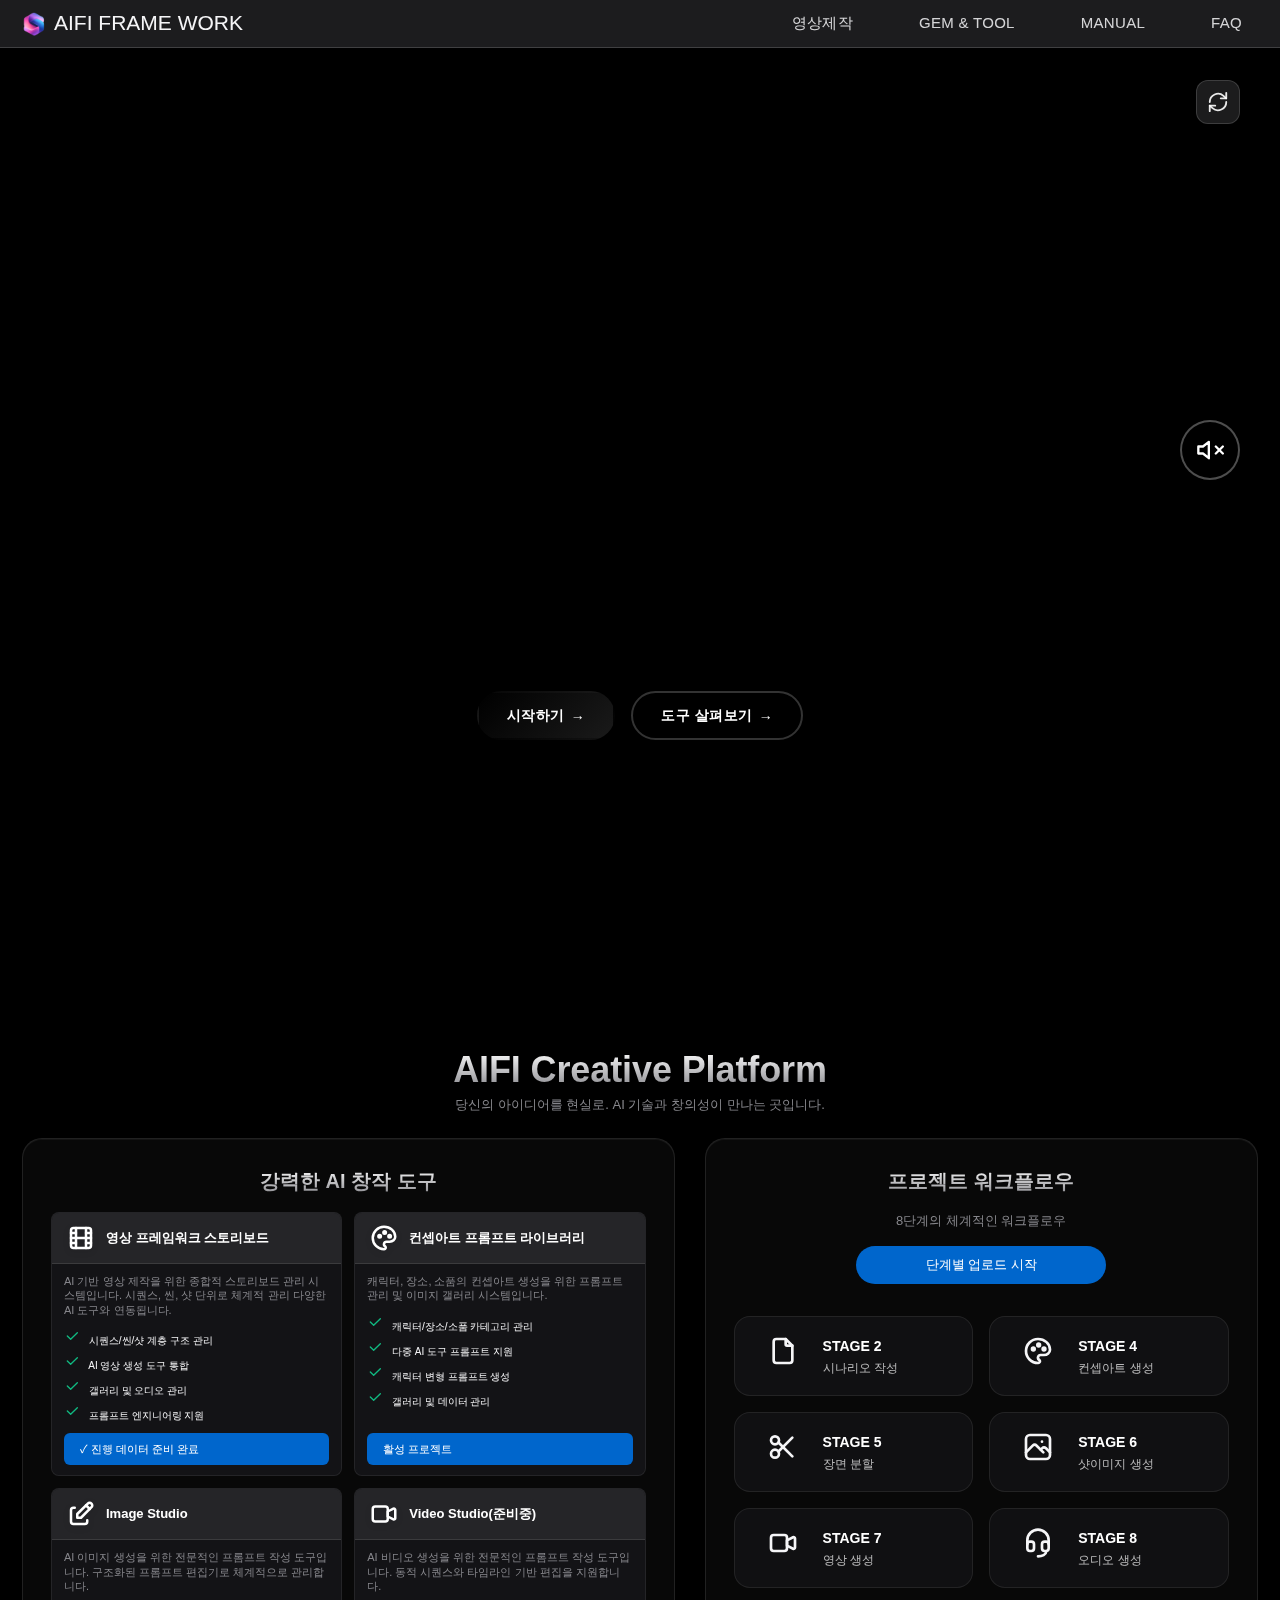
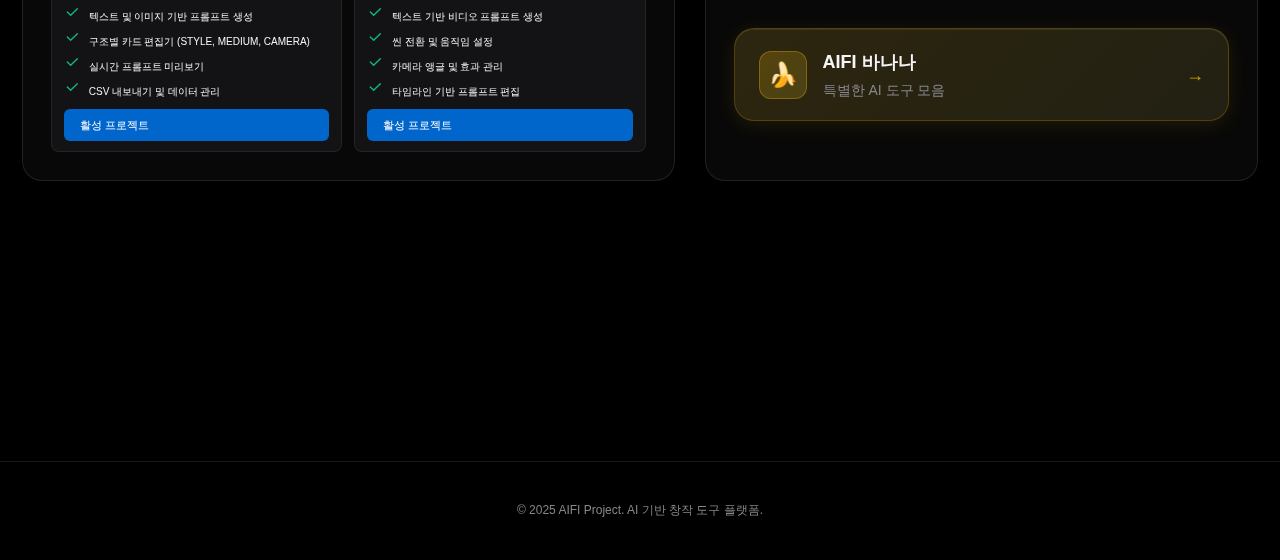
<file: index.html>
<!DOCTYPE html>
<html lang="ko">
<head>
    <meta charset="UTF-8">
    <meta name="viewport" content="width=device-width, initial-scale=1.0">
    <meta name="description" content="AI 기반 영상 제작 및 컨셉아트 관리 시스템 - AIFI Creative Platform">
    <meta name="keywords" content="AI, 영상제작, 컨셉아트, 스토리보드, 프롬프트, 미디어">
    <title>AIFI - AI Creative Platform</title>
    
    <!-- Open Graph / Facebook -->
    <meta property="og:type" content="website">
    <meta property="og:url" content="https://aifimulty.netlify.app/">
    <meta property="og:title" content="AIFI Creative Platform">
    <meta property="og:description" content="AI로 창작하는 새로운 방법. 영상 제작부터 컨셉아트까지 모든 창작 과정을 지원합니다.">
    <meta property="og:image" content="https://aifimulty.netlify.app/og-image.jpg">
    <meta property="og:image:width" content="1200">
    <meta property="og:image:height" content="630">
    <meta property="og:image:alt" content="AIFI - AI Creative Platform">
    
    <!-- Twitter -->
    <meta name="twitter:card" content="summary_large_image">
    <meta name="twitter:url" content="https://aifimulty.netlify.app/">
    <meta name="twitter:title" content="AIFI Creative Platform">
    <meta name="twitter:description" content="AI로 창작하는 새로운 방법. 영상 제작부터 컨셉아트까지 모든 창작 과정을 지원합니다.">
    <meta name="twitter:image" content="https://aifimulty.netlify.app/og-image.jpg">

    <!-- 파비콘 -->
    <link rel="icon" type="image/x-icon" href="favicon_io/favicon.ico">
    <link rel="icon" type="image/png" sizes="32x32" href="favicon_io/favicon-32x32.png">
    <link rel="icon" type="image/png" sizes="16x16" href="favicon_io/favicon-16x16.png">
    <link rel="apple-touch-icon" sizes="180x180" href="favicon_io/apple-touch-icon.png">
    <link rel="manifest" href="favicon_io/site.webmanifest">
    
    <!-- Apple Developer Style -->
    <link rel="stylesheet" href="apple-developer-style.css">
    <!-- Mobile Video Fix -->
    <link rel="stylesheet" href="mobile-video-fix.css">
    
    <style>
        /* 비밀번호 모달 스타일 */
        .password-modal {
            display: none;
            position: fixed;
            top: 0;
            left: 0;
            width: 100%;
            height: 100%;
            background: rgba(0, 0, 0, 0.8);
            backdrop-filter: blur(10px);
            -webkit-backdrop-filter: blur(10px);
            z-index: 10000;
            justify-content: center;
            align-items: center;
        }
        
        .password-modal.show {
            display: flex;
        }
        
        .password-modal-content {
            background: linear-gradient(135deg, rgba(255, 255, 255, 0.1), rgba(255, 255, 255, 0.05));
            border: 1px solid rgba(255, 255, 255, 0.2);
            border-radius: 20px;
            padding: 40px;
            max-width: 400px;
            width: 90%;
            text-align: center;
            box-shadow: 0 20px 60px rgba(0, 0, 0, 0.5);
        }
        
        .password-modal h3 {
            color: #fff;
            font-size: 24px;
            margin-bottom: 10px;
            display: flex;
            align-items: center;
            justify-content: center;
            gap: 10px;
        }
        
        .password-modal p {
            color: rgba(255, 255, 255, 0.7);
            margin-bottom: 30px;
            font-size: 14px;
        }
        
        .password-input-wrapper {
            position: relative;
            margin-bottom: 30px;
        }
        
        .password-input {
            width: 100%;
            padding: 15px 20px;
            background: rgba(255, 255, 255, 0.1);
            border: 1px solid rgba(255, 255, 255, 0.3);
            border-radius: 12px;
            color: white;
            font-size: 16px;
            text-align: center;
            letter-spacing: 5px;
            transition: all 0.3s ease;
        }
        
        .password-input:focus {
            outline: none;
            background: rgba(255, 255, 255, 0.15);
            border-color: #007AFF;
            box-shadow: 0 0 20px rgba(0, 122, 255, 0.3);
        }
        
        .password-input::placeholder {
            color: rgba(255, 255, 255, 0.4);
            letter-spacing: normal;
        }
        
        .password-modal-buttons {
            display: flex;
            gap: 15px;
            justify-content: center;
        }
        
        .password-modal-btn {
            padding: 12px 30px;
            border: none;
            border-radius: 10px;
            font-size: 14px;
            font-weight: 600;
            cursor: pointer;
            transition: all 0.3s ease;
        }
        
        .password-modal-btn-confirm {
            background: linear-gradient(135deg, #007AFF, #0051D5);
            color: white;
        }
        
        .password-modal-btn-confirm:hover {
            background: linear-gradient(135deg, #0051D5, #003FA3);
            transform: translateY(-2px);
            box-shadow: 0 10px 30px rgba(0, 122, 255, 0.4);
        }
        
        .password-modal-btn-cancel {
            background: rgba(255, 255, 255, 0.1);
            color: rgba(255, 255, 255, 0.8);
            border: 1px solid rgba(255, 255, 255, 0.2);
        }
        
        .password-modal-btn-cancel:hover {
            background: rgba(255, 255, 255, 0.15);
        }
        
        .password-error {
            color: #ff6b35;
            font-size: 13px;
            margin-top: 10px;
            display: none;
        }
        
        .password-error.show {
            display: block;
        }
    </style>
    
    <!-- Prefetch prompt builders for faster loading -->
    <link rel="prefetch" href="prompt-builder.html">
    <link rel="prefetch" href="video-prompt-builder.html">
    
    <!-- Tabler Icons Library -->
    <script src="tabler-icons.js"></script>
    <!-- Configuration -->
    <script src="config.js"></script>
</head>
<body>
    <!-- Navigation -->
    <nav class="apple-nav">
        <div class="nav-content">
            <a href="#features" class="nav-brand" style="display: flex; align-items: center; gap: 8px;">
                <img src="favicon_io/favicon-32x32.png" alt="AIFI Logo" width="24" height="24" style="display: inline-block;">
                AIFI FRAME WORK
            </a>
            <ul class="nav-menu">
                <li><a href="#features" class="nav-link">영상제작</a></li>
                <li><a href="#" onclick="openGemToolPage(event)" class="nav-link">GEM & TOOL</a></li>
                <li><a href="https://aifi-guide.pages.dev/" target="_blank" rel="noopener noreferrer" class="nav-link">MANUAL</a></li>
                <li><a href="https://cafe.naver.com/f-e/cafes/31511526/menus/90?viewType=L" target="_blank" rel="noopener noreferrer" class="nav-link">FAQ</a></li>
            </ul>
        </div>
    </nav>
    
    <!-- Hero Section -->
    <section class="hero-section">
        <!-- Video Background -->
        <video class="hero-video-background" id="heroVideo" autoplay muted loop playsinline poster="">
            <source src="https://github.com/dokbun2/aifi/raw/main/hero-background.mp4" type="video/mp4">
            Your browser does not support the video tag.
        </video>
        <!-- Sound Control Button -->
        <button class="sound-control-btn" id="soundControlBtn" title="사운드 켜기">
            <svg class="sound-icon sound-off" id="soundOffIcon" width="24" height="24" viewBox="0 0 24 24" fill="none" stroke="currentColor" stroke-width="2" stroke-linecap="round" stroke-linejoin="round">
                <polygon points="11 5 6 9 2 9 2 15 6 15 11 19 11 5"></polygon>
                <line x1="23" y1="9" x2="17" y2="15"></line>
                <line x1="17" y1="9" x2="23" y2="15"></line>
            </svg>
            <svg class="sound-icon sound-on" id="soundOnIcon" style="display: none;" width="24" height="24" viewBox="0 0 24 24" fill="none" stroke="currentColor" stroke-width="2" stroke-linecap="round" stroke-linejoin="round">
                <polygon points="11 5 6 9 2 9 2 15 6 15 11 19 11 5"></polygon>
                <path d="M19.07 4.93a10 10 0 0 1 0 14.14M15.54 8.46a5 5 0 0 1 0 7.07"></path>
            </svg>
            <span class="sound-tooltip">클릭하여 사운드 켜기</span>
        </button>
        <!-- Video Overlay -->
        <div class="hero-video-overlay"></div>
        <div class="hero-background"></div>
        <div class="hero-image"></div>
        <div class="hero-content">
            <h1 class="hero-title">AI로 창작하는<br>새로운 방법</h1>
            <p class="hero-subtitle">
                영상 제작부터 컨셉아트까지,<br>
                AIFI는 당신의 창의적인 아이디어를 현실로 만들어주는<br>
                종합 AI 창작 플랫폼입니다.
            </p>
            <div class="hero-buttons">
                <a href="#features" class="btn-primary">
                    시작하기
                    <span class="btn-icon">→</span>
                </a>
                <a href="#tools" class="btn-secondary">
                    도구 살펴보기
                    <span class="btn-icon">→</span>
                </a>
            </div>
        </div>
    </section>

    <!-- Features Section with Detailed Cards -->
    <section class="features-section" id="features">
        <div class="features-container">
            <div class="features-header">
                <h2 class="features-title">AIFI Creative Platform</h2>
                <button class="clear-temp-data-btn" onclick="clearAllTempData()" title="캐시 데이터 초기화">
                    <svg class="refresh-icon" viewBox="0 0 24 24" fill="none" xmlns="http://www.w3.org/2000/svg">
                        <path d="M21 2v6h-6" stroke="currentColor" stroke-width="2" stroke-linecap="round" stroke-linejoin="round"/>
                        <path d="M3 12a9 9 0 0 1 15-6.7L21 8" stroke="currentColor" stroke-width="2" stroke-linecap="round" stroke-linejoin="round"/>
                        <path d="M3 22v-6h6" stroke="currentColor" stroke-width="2" stroke-linecap="round" stroke-linejoin="round"/>
                        <path d="M21 12a9 9 0 0 1-15 6.7L3 16" stroke="currentColor" stroke-width="2" stroke-linecap="round" stroke-linejoin="round"/>
                    </svg>
                </button>
                <p class="features-subtitle">
                    당신의 아이디어를 현실로. AI 기술과 창의성이 만나는 곳입니다.<br>
                </p>
            </div>
            <div class="features-content-wrapper">
                <!-- Left Section: AI Creation Tools -->
                <div class="features-left-section">
                    <h3 class="section-title">강력한 AI 창작 도구</h3>
                    <div class="features-grid-detailed">
                <!-- Storyboard Card -->
                <div class="feature-card-detailed" id="video-production" onclick="window.location.href='storyboard/index.html'">
                    <div class="card-gradient-header card-header-dark">
                        <div class="card-icon-large" id="icon-storyboard"></div>
                        <h3>영상 프레임워크 스토리보드</h3>
                    </div>
                    <div class="card-detailed-content">
                        <p class="card-description">
                            AI 기반 영상 제작을 위한 종합적 스토리보드 관리 시스템입니다. 
                            시퀀스, 씬, 샷 단위로 체계적 관리 다양한 AI 도구와 연동됩니다.
                        </p>
                        <ul class="feature-list">
                            <li><span class="list-icon-check1"></span> 시퀀스/씬/샷 계층 구조 관리</li>
                            <li><span class="list-icon-check2"></span> AI 영상 생성 도구 통합 </li>
                            <li><span class="list-icon-check3"></span> 갤러리 및 오디오 관리</li>
                            <li><span class="list-icon-check4"></span> 프롬프트 엔지니어링 지원</li>
                        </ul>
                        <div class="feature-button feature-button-primary">
                            ✓ 진행 데이터 준비 완료
                        </div>
                    </div>
                </div>

                <!-- Concept Art Card -->
                <div class="feature-card-detailed" onclick="window.location.href='concept-art/index.html'">
                    <div class="card-gradient-header card-header-dark">
                        <div class="card-icon-large" id="icon-conceptart"></div>
                        <h3>컨셉아트 프롬프트 라이브러리</h3>
                    </div>
                    <div class="card-detailed-content">
                        <p class="card-description">
                            캐릭터, 장소, 소품의 컨셉아트 생성을 위한 프롬프트 관리 및 
                            이미지 갤러리 시스템입니다.
                        </p>
                        <ul class="feature-list">
                            <li><span class="list-icon-check5"></span> 캐릭터/장소/소품 카테고리 관리</li>
                            <li><span class="list-icon-check6"></span> 다중 AI 도구 프롬프트 지원</li>
                            <li><span class="list-icon-check7"></span> 캐릭터 변형 프롬프트 생성</li>
                            <li><span class="list-icon-check8"></span> 갤러리 및 데이터 관리</li>
                        </ul>
                        <div class="feature-button feature-button-primary">
                            활성 프로젝트
                        </div>
                    </div>
                </div>

                <!-- Prompt Generator Card -->
                <div class="feature-card-detailed" onclick="window.location.href='prompt-builder.html'">
                    <div class="card-gradient-header card-header-dark">
                        <div class="card-icon-large" id="icon-prompt"></div>
                        <h3>Image Studio</h3>
                    </div>
                    <div class="card-detailed-content">
                        <p class="card-description">
                            AI 이미지 생성을 위한 전문적인 프롬프트 작성 도구입니다.
                            구조화된 프롬프트 편집기로 체계적으로 관리합니다.
                        </p>
                        <ul class="feature-list">
                            <li><span class="list-icon-check9"></span> 텍스트 및 이미지 기반 프롬프트 생성</li>
                            <li><span class="list-icon-check10"></span> 구조별 카드 편집기 (STYLE, MEDIUM, CAMERA)</li>
                            <li><span class="list-icon-check11"></span> 실시간 프롬프트 미리보기</li>
                            <li><span class="list-icon-check12"></span> CSV 내보내기 및 데이터 관리</li>
                        </ul>
                        <div class="feature-button feature-button-primary">
                            활성 프로젝트
                        </div>
                    </div>
                </div>

                <!-- Video Prompt Generator Card -->
                <div class="feature-card-detailed" onclick="window.location.href='#features'">
                    <div class="card-gradient-header card-header-dark">
                        <div class="card-icon-large" id="icon-video-prompt"></div>
                        <h3>Video Studio(준비중)</h3>
                    </div>
                    <div class="card-detailed-content">
                        <p class="card-description">
                            AI 비디오 생성을 위한 전문적인 프롬프트 작성 도구입니다.
                            동적 시퀀스와 타임라인 기반 편집을 지원합니다.
                        </p>
                        <ul class="feature-list">
                            <li><span class="list-icon-check17"></span> 텍스트 기반 비디오 프롬프트 생성</li>
                            <li><span class="list-icon-check18"></span> 씬 전환 및 움직임 설정</li>
                            <li><span class="list-icon-check19"></span> 카메라 앵글 및 효과 관리</li>
                            <li><span class="list-icon-check20"></span> 타임라인 기반 프롬프트 편집</li>
                        </ul>
                        <div class="feature-button feature-button-primary">
                            활성 프로젝트
                        </div>
                    </div>
                </div>

                    </div>
                </div>
            
                <!-- Right Section: Project Workflow -->
                <div class="features-right-section">
                    <h3 class="section-title">프로젝트 워크플로우</h3>
                    <p class="section-subtitle">8단계의 체계적인 워크플로우</p>
                    <button class="stage-upload-main-btn" onclick="startSequentialUpload()">
                        단계별 업로드 시작
                    </button>
                    
                    <div class="stage-cards-grid">
                <div class="stage-upload-card" data-stage-action="stage2" title="시나리오">
                    <div class="stage-icon-wrapper">
                        <span class="stage-emoji stage-icon-2"></span>
                    </div>
                    <div>
                        <h4>STAGE 2</h4>
                        <p>시나리오 작성</p>
                    </div>
                </div>
                
                <div class="stage-upload-card" data-stage-action="stage4" title="컨셉아트">
                    <div class="stage-icon-wrapper">
                        <span class="stage-emoji stage-icon-4"></span>
                    </div>
                    <div>
                        <h4>STAGE 4</h4>
                        <p>컨셉아트 생성</p>
                    </div>
                </div>
                
                <div class="stage-upload-card" data-stage-action="stage5" title="장면분할">
                    <div class="stage-icon-wrapper">
                        <span class="stage-emoji stage-icon-5"></span>
                    </div>
                    <div>
                        <h4>STAGE 5</h4>
                        <p>장면 분할</p>
                    </div>
                </div>
                
                <div class="stage-upload-card" data-stage-action="stage6" title="샷이미지">
                    <div class="stage-icon-wrapper">
                        <span class="stage-emoji stage-icon-6"></span>
                    </div>
                    <div>
                        <h4>STAGE 6</h4>
                        <p>샷이미지 생성</p>
                    </div>
                </div>
                
                <div class="stage-upload-card" data-stage-action="stage7" title="영상">
                    <div class="stage-icon-wrapper">
                        <span class="stage-emoji stage-icon-7"></span>
                    </div>
                    <div>
                        <h4>STAGE 7</h4>
                        <p>영상 생성</p>
                    </div>
                </div>
                
                <div class="stage-upload-card" data-stage-action="stage8" title="오디오">
                    <div class="stage-icon-wrapper">
                        <span class="stage-emoji stage-icon-8"></span>
                    </div>
                    <div>
                        <h4>STAGE 8</h4>
                        <p>오디오 생성</p>
                    </div>
                    </div>
                    
                    <!-- AIFI 바나나 버튼 -->
                    <div class="banana-button-wrapper">
                        <a href="#" onclick="openBananaPage(event)" class="banana-button">
                            <div class="banana-icon-wrapper">
                                <span class="banana-emoji">🍌</span>
                            </div>
                            <div class="banana-content">
                                <h3>AIFI 바나나</h3>
                                <p>특별한 AI 도구 모음</p>
                            </div>
                            <span class="banana-arrow">→</span>
                        </a>
                    </div>
                </div>
            </div>
        </div>
    </section>

    <!-- STAGE Tools Section (Hidden - moved to separate page) -->
    <section class="tools-section" id="stage-tools" style="display: none;">
        <div class="tools-container">
            <div class="tools-header">
                <h2 style="font-size: 35px !important; font-weight: 600; color: #007AFF; margin-bottom: 10px;" class="tools-title">GEMINI STAGE</h2>
                <p style="font-size: 20px !important; font-weight: 600; color: #4e5965; margin-bottom: 10px;">GEMINI로 이동해서 영상 및 CF를 제작하세요</p>
            </div>

            <!-- 영화 스테이지 -->
            <div style="width: 100%; margin-bottom: 20px;">
                <div class="tool-category" style="max-width: 100%; width: 100%;">
                    <h3 style="font-size: 20px !important; font-weight: 600; color: #007AFF; margin-bottom: 20px;">영화 스테이지</h3>
                    <div class="tool-items" style="display: grid; grid-template-columns: repeat(4, 1fr); gap: 12px;">
                        <a href="https://gemini.google.com/gem/1rLyrldgqbpVaIzHZQs2E28EnOQtU0mba?usp=sharing" target="_blank" class="tool-item">
                            <div class="tool-info">
                                <h4>영화_스테이지 1</h4>
                            </div>
                        </a>
                        <a href="https://gemini.google.com/gem/1ImY3RqnauOVV2RWCrfdQVj93Qk4A5Iuo?usp=sharing" target="_blank" class="tool-item">
                            <div class="tool-info">
                                <h4>영화_스테이지 2</h4>
                            </div>
                        </a>
                        <a href="https://gemini.google.com/gem/1Vpbp_vi-I2nlGHJauWPdj2E7rZ4kpZmf?usp=sharing" target="_blank" class="tool-item">
                            <div class="tool-info">
                                <h4>영화_스테이지 3</h4>
                            </div>
                        </a>
                        <a href="https://gemini.google.com/gem/13_KlralMyeJj1s-HCmBTWtY3lRXWg-Ft?usp=sharing" target="_blank" class="tool-item">
                            <div class="tool-info">
                                <h4>영화_스페이지 4</h4>
                            </div>
                        </a>
                        <a href="https://gemini.google.com/gem/1nHY7RQTzgrCOaMmmPrpWUsH3D-cyie3G?usp=sharing" target="_blank" class="tool-item">
                            <div class="tool-info">
                                <h4>영화_스테이지 5</h4>
                            </div>
                        </a>
                        <a href="https://gemini.google.com/gem/1XiaBVDzWiQLLv3vHK_zYj5jpS0MclLSy?usp=sharing" target="_blank" class="tool-item">
                            <div class="tool-info">
                                <h4>영화_스테이지 6</h4>
                            </div>
                        </a>
                        <a href="https://gemini.google.com/gem/1kH08ecVz-GFUf_yfNBTQvn5tBbISmriS?usp=sharing" target="_blank" class="tool-item">
                            <div class="tool-info">
                                <h4>영화_스테이지 7</h4>
                            </div>
                        </a>
                        <a href="https://gemini.google.com/gem/1pBTZrta8k4IUoGc57Zalx1R8P5pJqnrz?usp=sharing" target="_blank" class="tool-item">
                            <div class="tool-info">
                                <h4>영화_스테이지 8</h4>
                            </div>
                        </a>
                    </div>
                </div>
            </div>

            <!-- CF 스테이지 -->
            <div style="width: 100%;">
                <div class="tool-category" style="max-width: 100%; width: 100%;">
                    <h3 style="font-size: 20px !important; font-weight: 600; color: #007AFF; margin-bottom: 20px;">CF 스테이지</h3>
                    <div class="tool-items" style="display: grid; grid-template-columns: repeat(4, 1fr); gap: 12px;">
                        <a href="https://gemini.google.com/gem/1k88Zt7SbHhT4xBsGV7mAu0giS8T2dGkw?usp=sharing" target="_blank" class="tool-item">
                            <div class="tool-info">
                                <h4>CF_스테이지 1</h4>
                            </div>
                        </a>
                        <a href="https://gemini.google.com/gem/1FuN38oBwGOqooWyxKnc8dzPoYKtXPxhS?usp=sharing" target="_blank" class="tool-item">
                            <div class="tool-info">
                                <h4>CF_스테이지 2</h4>
                            </div>
                        </a>
                        <a href="https://gemini.google.com/gem/1k7JkR6o3Q1d1pEt-gytCG3LXEJkhre2U?usp=sharing" target="_blank" class="tool-item">
                            <div class="tool-info">
                                <h4>CF_스테이지 5</h4>
                            </div>
                        </a>
                        <div style="visibility: hidden;" class="tool-item">
                            <div class="tool-info">
                                <h4>&nbsp;</h4>
                            </div>
                        </div>
                    </div>
                </div>
            </div>

            <!-- TOOL 섹션 통합 -->
            <div class="tools-header" style="margin-top: 60px;">
                <h2 class="tools-title">AIFI TOOL 바로가기</h2>
            </div>

            <div class="tools-grid">
                <!-- Community Tools -->
                <div class="tool-category">
                    <h3 class="tool-category-title">커뮤니티</h3>
                    <div class="tool-items">
                        <a href="https://cafe.naver.com/aifi" target="_blank" class="tool-item">
                            <span class="tool-icon tool-icon-chat"></span>
                            <div class="tool-info">
                                <h4>AIFI 네이버카페</h4>
                                <p>커뮤니티 & 지원</p>
                            </div>
                            <span class="tool-arrow">→</span>
                        </a>
                        <a href="https://www.youtube.com/@AiFi79" target="_blank" class="tool-item">
                            <span class="tool-icon tool-icon-youtube"></span>
                            <div class="tool-info">
                                <h4>AIFI 유튜브</h4>
                                <p>튜토리얼 & 가이드</p>
                            </div>
                            <span class="tool-arrow">→</span>
                        </a>
                    </div>
                </div>
                
                <!-- AI Tools -->
                <div class="tool-category">
                    <h3 class="tool-category-title">AI 도구</h3>
                    <div class="tool-items">
                        <a href="https://chatgpt.com/g/g-67b6834763f48191a1835094c4ffa350-potori-myujig" target="_blank" class="tool-item">
                            <span class="tool-icon tool-icon-music"></span>
                            <div class="tool-info">
                                <h4>포토리뮤직</h4>
                                <p>AI 음악 생성</p>
                            </div>
                            <span class="tool-arrow">→</span>
                        </a>
                        <a href="https://www.midjourney.com/home" target="_blank" class="tool-item">
                            <span class="tool-icon tool-icon-midjourney"></span>
                            <div class="tool-info">
                                <h4>미드저니</h4>
                                <p>바로가기</p>
                            </div>
                            <span class="tool-arrow">→</span>
                        </a>
                        <a href="https://suno.com/" target="_blank" class="tool-item">
                            <span class="tool-icon tool-icon-suno"></span>
                            <div class="tool-info">
                                <h4>음악만들기</h4>
                                <p>SUNO AI</p>
                            </div>
                            <span class="tool-arrow">→</span>
                        </a>
                    </div>
                </div>
                
                <!-- Development Tools -->
                <div class="tool-category">
                    <h3 class="tool-category-title">유용한툴</h3>
                    <div class="tool-items">
                        <a href="https://midstudy.netlify.app/" target="_blank" class="tool-item">
                            <span class="tool-icon tool-icon-prompt-builder"></span>
                            <div class="tool-info">
                                <h4>프롬프트 빌더</h4>
                                <p>미드저니 SREF</p>
                            </div>
                            <span class="tool-arrow">→</span>
                        </a>
                        <a href="https://aififrame.netlify.app/" target="_blank" class="tool-item">
                            <span class="tool-icon tool-icon-frame"></span>
                            <div class="tool-info">
                                <h4>프레임 추출기</h4>
                                <p>비디오 프레임 추출</p>
                            </div>
                            <span class="tool-arrow">→</span>
                        </a>
                        <a href="https://www.deepl.com/ko/translator" target="_blank" class="tool-item">
                            <span class="tool-icon tool-icon-translator"></span>
                            <div class="tool-info">
                                <h4>번역 프로그램</h4>
                                <p>DeepL</p>
                            </div>
                            <span class="tool-arrow">→</span>
                        </a>
                        <a href="https://jsoneditor-jade.vercel.app/
                        " target="_blank" class="tool-item">
                            <span class="tool-icon tool-icon-json"></span>
                            <div class="tool-info">
                                <h4>JSON 에디터</h4>
                                <p>데이터 편집 도구</p>
                            </div>
                            <span class="tool-arrow">→</span>
                        </a>
                    </div>
                </div>
            </div>
        </div>
    </section>

    <!-- GEM & TOOL Password Modal -->
    <div id="gemToolPasswordModal" class="password-modal">
        <div class="password-modal-content">
            <h3>🔒 GEM & TOOL</h3>
            <p>페이지에 접근하려면 비밀번호를 입력하세요</p>

            <div class="password-input-wrapper">
                <input type="password"
                       id="gemToolPasswordInput"
                       class="password-input"
                       placeholder="비밀번호 입력"
                       autocomplete="off">
            </div>

            <div class="password-error" id="gemToolPasswordError">
                비밀번호가 올바르지 않습니다
            </div>

            <div class="password-modal-buttons">
                <button onclick="checkGemToolPassword()" class="password-modal-btn password-modal-btn-confirm">확인</button>
                <button onclick="closeGemToolPasswordModal()" class="password-modal-btn password-modal-btn-cancel">취소</button>
            </div>
        </div>
    </div>

    <!-- Sequential Upload Modal -->
    <div id="sequential-upload-modal" class="sequential-upload-modal">
        <div class="modal-overlay" onclick="closeSequentialUploadModal()"></div>
        <div class="modal-content">
            <div class="modal-header">
                <h2>📂 프로젝트 Stage 업로드</h2>
                <button class="modal-close-btn" onclick="closeSequentialUploadModal()">✕</button>
            </div>
            
            <div class="modal-body">
                <!-- 중요 사항 안내 -->
                <div class="upload-notice">
                    <div class="notice-content">
                        <h3>⚠️ 중요!</h3>
                        <p>스테이지8 까지 모든 제이슨 파일이 준비되셨을 때 실행하세요.</p>
                        <p>아니시면 랜덤 스테이지별로 업로드를 이용해 주세요.</p>
                    </div>
                </div>
                
                <!-- 전체 진행률 표시 -->
                <div class="overall-progress">
                    <div class="progress-info">
                        <span class="progress-label">전체 진행률</span>
                        <span class="progress-percentage" id="overall-progress-percentage">0%</span>
                    </div>
                    <div class="progress-bar">
                        <div class="progress-fill" id="overall-progress-fill" style="width: 0%"></div>
                    </div>
                </div>
                
                <!-- Stage 업로드 리스트 -->
                <div class="stage-upload-list">
                    <!-- Stage 2 -->
                    <div class="stage-upload-item" data-stage="2">
                        <div class="stage-status">
                            <span class="status-icon waiting">⏳</span>
                        </div>
                        <div class="stage-info">
                            <h3>Stage 2 - 시나리오 작성 단계</h3>
                            <p>프로젝트의 기본 시나리오 구조를 업로드합니다.</p>
                        </div>
                        <div class="stage-action">
                            <button class="stage-upload-btn" onclick="uploadStage(2)" disabled>
                                파일 선택
                            </button>
                        </div>
                    </div>
                    
                    <!-- Stage 4 -->
                    <div class="stage-upload-item" data-stage="4">
                        <div class="stage-status">
                            <span class="status-icon waiting">⏳</span>
                        </div>
                        <div class="stage-info">
                            <h3>Stage 4 - 컨셉아트 프롬프트 생성 단계</h3>
                            <p>캐릭터, 장소, 소품의 컨셉아트 프롬프트를 업로드합니다.</p>
                        </div>
                        <div class="stage-action">
                            <button class="stage-upload-btn" onclick="uploadStage(4)" disabled>
                                파일 선택
                            </button>
                        </div>
                    </div>
                    
                    <!-- Stage 5 -->
                    <div class="stage-upload-item" data-stage="5">
                        <div class="stage-status">
                            <span class="status-icon waiting">⏳</span>
                        </div>
                        <div class="stage-info">
                            <h3>Stage 5 - 장면 분할 단계</h3>
                            <p>시퀀스와 씬을 샷 단위로 분할한 데이터를 업로드합니다. (여러 파일 가능)</p>
                        </div>
                        <div class="stage-action">
                            <button class="stage-upload-btn" onclick="uploadStage(5)" disabled>
                                파일 선택
                            </button>
                        </div>
                    </div>
                    
                    <!-- Stage 6 -->
                    <div class="stage-upload-item" data-stage="6">
                        <div class="stage-status">
                            <span class="status-icon waiting">⏳</span>
                        </div>
                        <div class="stage-info">
                            <h3>Stage 6 - 샷이미지 프롬프트 생성 단계</h3>
                            <p>각 샷의 이미지 생성 프롬프트를 업로드합니다. (여러 파일 가능)</p>
                        </div>
                        <div class="stage-action">
                            <button class="stage-upload-btn" onclick="uploadStage(6)" disabled>
                                파일 선택
                            </button>
                        </div>
                    </div>
                    
                    <!-- Stage 7 -->
                    <div class="stage-upload-item" data-stage="7">
                        <div class="stage-status">
                            <span class="status-icon waiting">⏳</span>
                        </div>
                        <div class="stage-info">
                            <h3>Stage 7 - 영상프롬프트 생성 단계</h3>
                            <p>동영상 생성을 위한 프롬프트를 업로드합니다. (여러 파일 가능)</p>
                        </div>
                        <div class="stage-action">
                            <button class="stage-upload-btn" onclick="uploadStage(7)" disabled>
                                파일 선택
                            </button>
                        </div>
                    </div>
                    
                    <!-- Stage 8 -->
                    <div class="stage-upload-item" data-stage="8">
                        <div class="stage-status">
                            <span class="status-icon waiting">⏳</span>
                        </div>
                        <div class="stage-info">
                            <h3>Stage 8 - 오디오 프롬프트 생성 단계</h3>
                            <p>대화, 내레이션, 음향효과 데이터를 업로드합니다. (여러 파일 가능)</p>
                        </div>
                        <div class="stage-action">
                            <button class="stage-upload-btn" onclick="uploadStage(8)" disabled>
                                파일 선택
                            </button>
                        </div>
                    </div>
                </div>
                
                <!-- 메시지 영역 -->
                <div class="upload-message" id="upload-message"></div>
            </div>
            
            <div class="modal-footer">
                <button class="modal-action-btn" id="modal-action-btn" onclick="handleModalAction()" style="display: none;">
                    완료
                </button>
            </div>
        </div>
    </div>

    <!-- Footer -->
    <footer style="background: #000; padding: 40px 0; border-top: 1px solid rgba(255,255,255,0.1); margin-top: 80px;">
        <div style="max-width: 1440px; margin: 0 auto; padding: 0 22px; text-align: center;">
            <p style="color: #86868b; font-size: 12px; margin: 0;">
                © 2025 AIFI Project. AI 기반 창작 도구 플랫폼.
            </p>
        </div>
    </footer>

    <!-- Hidden file inputs for JSON import -->
    <input type="file" id="stage2-json-input" accept=".json" style="display: none;">
    <input type="file" id="stage4-json-input" accept=".json" style="display: none;">
    <input type="file" id="stage5-json-input" accept=".json" multiple style="display: none;">
    <input type="file" id="stage6-json-input" accept=".json" multiple style="display: none;">
    <input type="file" id="stage7-json-input" accept=".json" multiple style="display: none;">
    <input type="file" id="stage8-json-input" accept=".json" multiple style="display: none;">

    <!-- Scripts -->
    <script src="script.js"></script>
    <script>
        // GEM & TOOL 페이지 열기 함수
        function openGemToolPage(event) {
            event.preventDefault();

            // 비밀번호 모달 표시
            const modal = document.getElementById('gemToolPasswordModal');
            const input = document.getElementById('gemToolPasswordInput');
            const error = document.getElementById('gemToolPasswordError');

            // 입력 필드 완전 초기화
            input.value = '';
            input.setAttribute('value', '');
            error.classList.remove('show');

            // 모달 표시
            modal.classList.add('show');

            // 약간의 지연 후 포커스 (모달 애니메이션 완료 후)
            setTimeout(() => {
                input.focus();
                input.select();
            }, 100);
        }

        // 바나나 페이지 열기 함수 (모달 표시)
        function openBananaPage(event) {
            event.preventDefault();

            // 모달 표시
            const modal = document.getElementById('passwordModal');
            const input = document.getElementById('passwordInput');
            const error = document.getElementById('passwordError');

            // 입력 필드 완전 초기화
            input.value = '';
            input.setAttribute('value', '');
            error.classList.remove('show');

            // 모달 표시
            modal.classList.add('show');

            // 약간의 지연 후 포커스
            setTimeout(() => {
                input.focus();
                input.select();
            }, 100);
        }
        
        // GEM & TOOL 비밀번호 확인 함수
        function checkGemToolPassword() {
            const input = document.getElementById('gemToolPasswordInput');
            const error = document.getElementById('gemToolPasswordError');
            const password = input.value.trim(); // trim() 추가로 공백 제거

            // 비밀번호 검증
            if (window.AIFI_CONFIG && window.AIFI_CONFIG.validateBananaPassword(password)) {
                // 비밀번호가 맞으면 모달 닫고 GEM & TOOL 페이지로 이동
                closeGemToolPasswordModal();
                window.location.href = 'gem-tool/index.html';
            } else {
                // 비밀번호가 틀리면 에러 메시지 표시
                error.classList.add('show');
                input.value = '';
                input.setAttribute('value', '');
                setTimeout(() => {
                    input.focus();
                    input.select();
                }, 100);
            }
        }

        // GEM & TOOL 모달 닫기 함수
        function closeGemToolPasswordModal() {
            const modal = document.getElementById('gemToolPasswordModal');
            const input = document.getElementById('gemToolPasswordInput');
            const error = document.getElementById('gemToolPasswordError');

            modal.classList.remove('show');
            input.value = '';
            error.classList.remove('show');
        }

        // 비밀번호 확인 함수
        function checkPassword() {
            const input = document.getElementById('passwordInput');
            const error = document.getElementById('passwordError');
            const password = input.value.trim(); // trim() 추가로 공백 제거

            // 비밀번호 검증
            if (window.AIFI_CONFIG && window.AIFI_CONFIG.validateBananaPassword(password)) {
                // 비밀번호가 맞으면 모달 닫고 새 탭에서 페이지 열기
                closePasswordModal();
                window.open('https://aifiba.pages.dev/', '_blank');
            } else {
                // 비밀번호가 틀리면 에러 메시지 표시
                error.classList.add('show');
                input.value = '';
                input.setAttribute('value', '');
                setTimeout(() => {
                    input.focus();
                    input.select();
                }, 100);
            }
        }
        
        // 모달 닫기 함수
        function closePasswordModal() {
            const modal = document.getElementById('passwordModal');
            const input = document.getElementById('passwordInput');
            const error = document.getElementById('passwordError');
            
            modal.classList.remove('show');
            input.value = '';
            error.classList.remove('show');
        }
        
        // Enter 키로 비밀번호 확인
        document.addEventListener('DOMContentLoaded', function() {
            const passwordInput = document.getElementById('passwordInput');
            if (passwordInput) {
                passwordInput.addEventListener('keypress', function(e) {
                    if (e.key === 'Enter') {
                        checkPassword();
                    }
                });
            }

            // GEM & TOOL 모달 Enter 키 처리
            const gemToolPasswordInput = document.getElementById('gemToolPasswordInput');
            if (gemToolPasswordInput) {
                gemToolPasswordInput.addEventListener('keypress', function(e) {
                    if (e.key === 'Enter') {
                        checkGemToolPassword();
                    }
                });
            }
            
            // 모달 외부 클릭으로 닫기
            const modal = document.getElementById('passwordModal');
            if (modal) {
                modal.addEventListener('click', function(e) {
                    if (e.target === modal) {
                        closePasswordModal();
                    }
                });
            }

            // GEM & TOOL 모달 외부 클릭으로 닫기
            const gemToolModal = document.getElementById('gemToolPasswordModal');
            if (gemToolModal) {
                gemToolModal.addEventListener('click', function(e) {
                    if (e.target === gemToolModal) {
                        closeGemToolPasswordModal();
                    }
                });
            }
        })
        
        // 함수들이 제대로 로드되었는지 확인
        window.addEventListener('load', function() {
            console.log('🔍 페이지 로드 완료');
            console.log('goToStoryboardWithImport:', typeof window.goToStoryboardWithImport);
            console.log('goToConceptArtWithStage4Import:', typeof window.goToConceptArtWithStage4Import);
            console.log('goToStoryboardWithStage5Import:', typeof window.goToStoryboardWithStage5Import);
            console.log('goToStoryboardWithStage6Import:', typeof window.goToStoryboardWithStage6Import);
            console.log('goToStoryboardWithStage7Import:', typeof window.goToStoryboardWithStage7Import);
            console.log('goToStoryboardWithStage8Import:', typeof window.goToStoryboardWithStage8Import);
            
            // 클릭 이벤트 수동 바인딩 (fallback)
            const stage2Card = document.querySelector('.stage-upload-card[title="시나리오"]');
            if (stage2Card && typeof window.goToStoryboardWithImport === 'undefined') {
                console.warn('⚠️ goToStoryboardWithImport 함수가 정의되지 않음');
            }
        });
    </script>
    <script>
        // Smooth scroll for anchor links with full viewport sections
        document.querySelectorAll('a[href^="#"]').forEach(anchor => {
            anchor.addEventListener('click', function (e) {
                e.preventDefault();
                const target = document.querySelector(this.getAttribute('href'));
                if (target) {
                    const navHeight = document.querySelector('.apple-nav').offsetHeight;
                    const targetPosition = target.getBoundingClientRect().top + window.pageYOffset - navHeight;
                    window.scrollTo({
                        top: targetPosition,
                        behavior: 'smooth'
                    });
                }
            });
        });
        
        // Add active state to navigation items based on scroll position
        function updateActiveNav() {
            const sections = document.querySelectorAll('section[id]');
            const navLinks = document.querySelectorAll('.nav-link');
            const navHeight = document.querySelector('.apple-nav').offsetHeight;
            
            let current = '';
            const scrollPosition = window.pageYOffset + navHeight + 10;
            
            sections.forEach(section => {
                const sectionTop = section.offsetTop;
                const sectionHeight = section.clientHeight;
                const sectionBottom = sectionTop + sectionHeight;
                
                // Check if the scroll position is within this section
                if (scrollPosition >= sectionTop && scrollPosition < sectionBottom) {
                    current = section.getAttribute('id');
                }
            });
            
            // If we're at the bottom of the page, highlight the last section
            if ((window.innerHeight + window.pageYOffset) >= document.body.offsetHeight - 2) {
                const lastSection = sections[sections.length - 1];
                if (lastSection) {
                    current = lastSection.getAttribute('id');
                }
            }
            
            navLinks.forEach(link => {
                link.classList.remove('active');
                const href = link.getAttribute('href');
                if (href && href.substring(1) === current) {
                    link.classList.add('active');
                }
            });
        }
        
        window.addEventListener('scroll', updateActiveNav);
        // window.addEventListener('load', updateActiveNav); // 페이지 로드 시 active 클래스 추가 비활성화
        
        // Update active state when clicking nav links
        document.querySelectorAll('.nav-link').forEach(link => {
            link.addEventListener('click', function() {
                setTimeout(updateActiveNav, 100);
            });
        });
        
        // Smooth scroll for anchor links
        document.addEventListener('DOMContentLoaded', function() {
            // Handle smooth scrolling for hash links
            if (window.location.hash) {
                const targetId = window.location.hash.substring(1);
                const targetElement = document.getElementById(targetId);
                if (targetElement) {
                    setTimeout(() => {
                        targetElement.scrollIntoView({ behavior: 'smooth', block: 'start' });
                    }, 100);
                }
            }
        });
        
        // Tab Switching Functionality
        function initTabNavigation() {
            const tabButtons = document.querySelectorAll('.tab-button');
            const tabPanels = document.querySelectorAll('.tab-panel');
            
            tabButtons.forEach(button => {
                button.addEventListener('click', function() {
                    const targetTab = this.getAttribute('data-tab');
                    
                    // Remove active class from all buttons and panels
                    tabButtons.forEach(btn => btn.classList.remove('active'));
                    tabPanels.forEach(panel => panel.classList.remove('active'));
                    
                    // Add active class to clicked button
                    this.classList.add('active');
                    
                    // Show corresponding panel
                    const targetPanel = document.getElementById(targetTab + '-tab');
                    if (targetPanel) {
                        targetPanel.classList.add('active');
                    }
                });
            });
        }
        
        // Tabler Icons Rendering
        document.addEventListener('DOMContentLoaded', function() {
            // Initialize tab navigation
            initTabNavigation();
            
            // 스테이지 카드 업로드 상태 체크
            if (typeof checkAndUpdateStageCards === 'function') {
                checkAndUpdateStageCards();
            }
            // Navigation brand icon
            const brandIcon = document.querySelector('.brand-icon');
            if (brandIcon) {
                brandIcon.innerHTML = getTablerIcon('movie', 20);
            }
            
            // Card icons
            const iconStoryboard = document.getElementById('icon-storyboard');
            if (iconStoryboard) {
                iconStoryboard.innerHTML = getTablerIcon('movie', 30);
            }
            
            const iconConceptart = document.getElementById('icon-conceptart');
            if (iconConceptart) {
                iconConceptart.innerHTML = getTablerIcon('palette', 30);
            }
            
            const iconPrompt = document.getElementById('icon-prompt');
            if (iconPrompt) {
                iconPrompt.innerHTML = getTablerIcon('edit', 30);
            }
            
            const iconGallery = document.getElementById('icon-gallery');
            if (iconGallery) {
                iconGallery.innerHTML = getTablerIcon('photo', 30);
            }
            
            const iconVideoPrompt = document.getElementById('icon-video-prompt');
            if (iconVideoPrompt) {
                iconVideoPrompt.innerHTML = getTablerIcon('video', 30);
            }
            
            // Check icons in lists
            for (let i = 1; i <= 20; i++) {
                const checkIcons = document.querySelectorAll('.list-icon-check' + i);
                checkIcons.forEach(icon => {
                    icon.innerHTML = getTablerIcon('check', 16);
                    icon.style.display = 'inline-block';
                    icon.style.marginRight = '6px';
                    icon.style.color = '#10b981';
                });
            }
            
            // Stage icons
            const stageIcon2 = document.querySelector('.stage-icon-2');
            if (stageIcon2) {
                stageIcon2.innerHTML = getTablerIcon('file', 32);
            }
            
            const stageIcon4 = document.querySelector('.stage-icon-4');
            if (stageIcon4) {
                stageIcon4.innerHTML = getTablerIcon('palette', 32);
            }
            
            const stageIcon5 = document.querySelector('.stage-icon-5');
            if (stageIcon5) {
                stageIcon5.innerHTML = getTablerIcon('cut', 32);
                if (!stageIcon5.innerHTML || stageIcon5.innerHTML === '') {
                    // Fallback if 'cut' icon doesn't exist
                    stageIcon5.innerHTML = getTablerIcon('scissors', 32);
                }
            }
            
            const stageIcon6 = document.querySelector('.stage-icon-6');
            if (stageIcon6) {
                stageIcon6.innerHTML = getTablerIcon('photo', 32);
            }
            
            const stageIcon7 = document.querySelector('.stage-icon-7');
            if (stageIcon7) {
                stageIcon7.innerHTML = getTablerIcon('video', 32);
            }
            
            const stageIcon8 = document.querySelector('.stage-icon-8');
            if (stageIcon8) {
                stageIcon8.innerHTML = getTablerIcon('headphones', 32);
                if (!stageIcon8.innerHTML || stageIcon8.innerHTML === '') {
                    // Fallback if 'headphones' icon doesn't exist
                    stageIcon8.innerHTML = getTablerIcon('volume', 32);
                }
            }
            
            // Tool icons
            const toolIconChat = document.querySelector('.tool-icon-chat');
            if (toolIconChat) {
                toolIconChat.innerHTML = getTablerIcon('messageCircle', 24);
            }
            
            const toolIconYoutube = document.querySelector('.tool-icon-youtube');
            if (toolIconYoutube) {
                toolIconYoutube.innerHTML = getTablerIcon('brandYoutube', 24);
                if (!toolIconYoutube.innerHTML || toolIconYoutube.innerHTML === '') {
                    toolIconYoutube.innerHTML = getTablerIcon('video', 24);
                }
            }
            
            const toolIconMusic = document.querySelector('.tool-icon-music');
            if (toolIconMusic) {
                toolIconMusic.innerHTML = getTablerIcon('music', 24);
            }
            
            const toolIconFrame = document.querySelector('.tool-icon-frame');
            if (toolIconFrame) {
                toolIconFrame.innerHTML = getTablerIcon('photo', 24);
            }
            
            const toolIconJson = document.querySelector('.tool-icon-json');
            if (toolIconJson) {
                toolIconJson.innerHTML = getTablerIcon('fileCode', 24);
                if (!toolIconJson.innerHTML || toolIconJson.innerHTML === '') {
                    toolIconJson.innerHTML = getTablerIcon('code', 24);
                }
            }
            
            const toolIconPromptBuilder = document.querySelector('.tool-icon-prompt-builder');
            if (toolIconPromptBuilder) {
                toolIconPromptBuilder.innerHTML = getTablerIcon('sparkles', 24);
                if (!toolIconPromptBuilder.innerHTML || toolIconPromptBuilder.innerHTML === '') {
                    toolIconPromptBuilder.innerHTML = getTablerIcon('edit', 24);
                }
            }
            
            const toolIconTranslator = document.querySelector('.tool-icon-translator');
            if (toolIconTranslator) {
                toolIconTranslator.innerHTML = getTablerIcon('world', 24);
                if (!toolIconTranslator.innerHTML || toolIconTranslator.innerHTML === '') {
                    toolIconTranslator.innerHTML = getTablerIcon('fileText', 24);
                }
            }
            
            const toolIconMidjourney = document.querySelector('.tool-icon-midjourney');
            if (toolIconMidjourney) {
                toolIconMidjourney.innerHTML = getTablerIcon('palette', 24);
                if (!toolIconMidjourney.innerHTML || toolIconMidjourney.innerHTML === '') {
                    toolIconMidjourney.innerHTML = getTablerIcon('photo', 24);
                }
            }
            
            const toolIconSuno = document.querySelector('.tool-icon-suno');
            if (toolIconSuno) {
                toolIconSuno.innerHTML = getTablerIcon('headphones', 24);
                if (!toolIconSuno.innerHTML || toolIconSuno.innerHTML === '') {
                    toolIconSuno.innerHTML = getTablerIcon('music', 24);
                }
            }
        });
    </script>
    <!-- 비밀번호 입력 모달 -->
    <div id="passwordModal" class="password-modal">
        <div class="password-modal-content">
            <h3>🍌 AIFI 바나나</h3>
            <p>특별한 AI 도구 모음에 접근하려면<br>비밀번호를 입력하세요</p>
            <div class="password-input-wrapper">
                <input type="password" class="password-input" id="passwordInput" placeholder="비밀번호 입력" maxlength="10">
                <div class="password-error" id="passwordError">비밀번호가 일치하지 않습니다</div>
            </div>
            <div class="password-modal-buttons">
                <button class="password-modal-btn password-modal-btn-cancel" onclick="closePasswordModal()">취소</button>
                <button class="password-modal-btn password-modal-btn-confirm" onclick="checkPassword()">확인</button>
            </div>
        </div>
    </div>

</body>
</html>
</file>
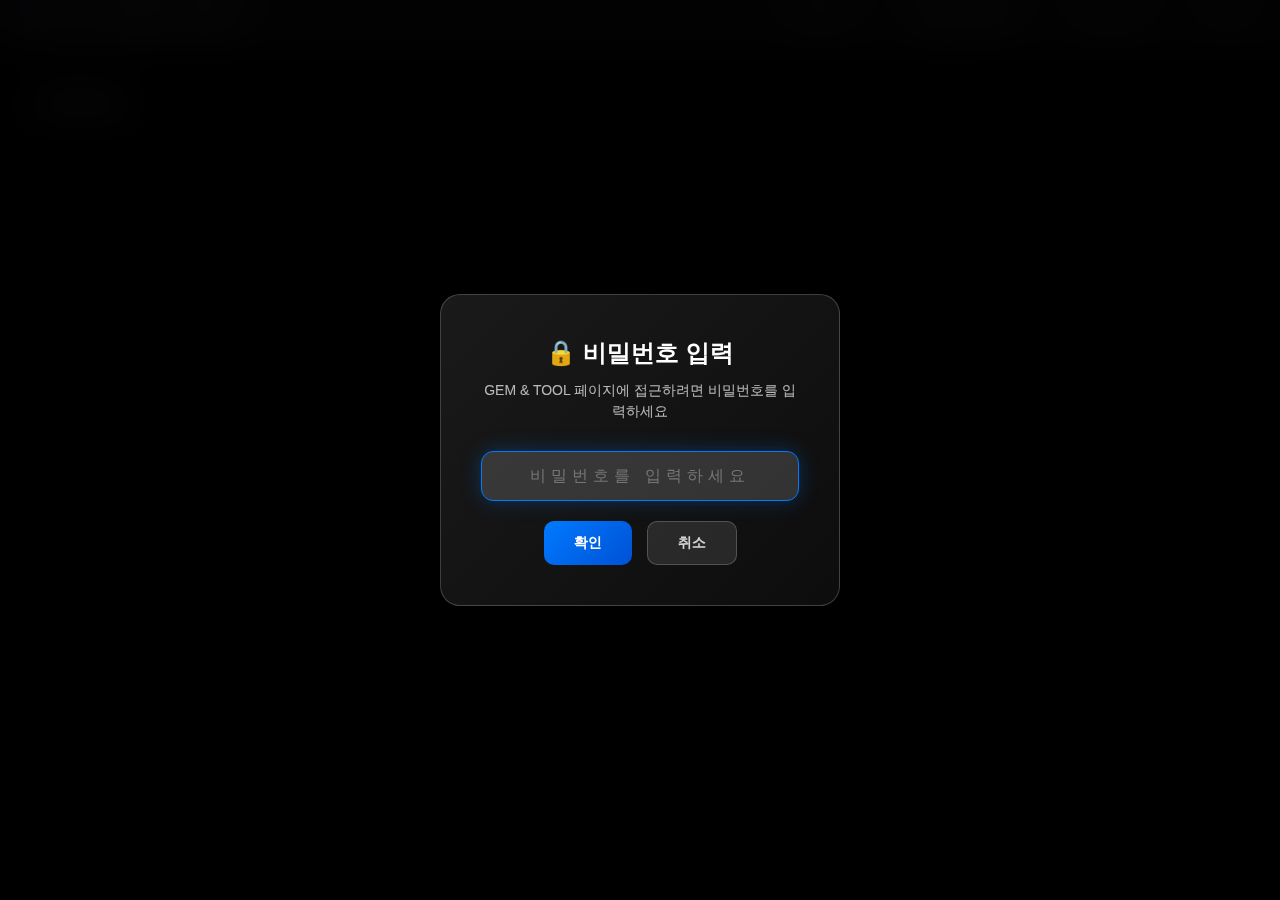
<file: gem-tool/index.html>
<!DOCTYPE html>
<html lang="ko">
<head>
    <meta charset="UTF-8">
    <meta name="viewport" content="width=device-width, initial-scale=1.0">
    <title>GEM & TOOL - AIFI</title>

    <!-- Favicon -->
    <link rel="icon" type="image/png" sizes="32x32" href="../favicon_io/favicon-32x32.png">

    <!-- Main style import -->
    <link rel="stylesheet" href="../apple-developer-style.css">

    <style>
        /* GEM & TOOL 페이지 전용 스타일 */
        body {
            background: #000;
            min-height: 100vh;
            padding-top: 48px; /* 네비게이션 높이 */
        }

        /* tools-section 스타일 오버라이드 */
        .tools-section {
            padding-top: 0px !important;
            min-height: auto !important;
        }

        .main-container {
            padding-top: 20px;
        }

        /* Tool Icons */
        .tool-icon-chat::before { content: "💬"; }
        .tool-icon-youtube::before { content: "📺"; }
        .tool-icon-music::before { content: "🎵"; }
        .tool-icon-midjourney::before { content: "🎨"; }
        .tool-icon-suno::before { content: "🎶"; }
        .tool-icon-prompt-builder::before { content: "🛠️"; }
        .tool-icon-frame::before { content: "🎬"; }
        .tool-icon-translator::before { content: "🌐"; }
        .tool-icon-json::before { content: "📋"; }

        /* 뒤로가기 버튼 */
        .back-button {
            position: fixed;
            top: 80px;
            left: 20px;
            padding: 10px 20px;
            background: rgba(255, 255, 255, 0.1);
            border: 1px solid rgba(255, 255, 255, 0.2);
            border-radius: 10px;
            color: white;
            text-decoration: none;
            display: flex;
            align-items: center;
            gap: 8px;
            transition: all 0.3s ease;
            backdrop-filter: blur(10px);
            z-index: 100;
        }

        .back-button:hover {
            background: rgba(255, 255, 255, 0.15);
            transform: translateX(-5px);
        }

        /* 비밀번호 인증 모달 */
        .auth-modal {
            display: none;
            position: fixed;
            top: 0;
            left: 0;
            width: 100%;
            height: 100%;
            background: rgba(0, 0, 0, 0.9);
            backdrop-filter: blur(20px);
            z-index: 10000;
            justify-content: center;
            align-items: center;
        }

        .auth-modal.show {
            display: flex;
        }

        .auth-modal-content {
            background: linear-gradient(135deg, rgba(255, 255, 255, 0.1), rgba(255, 255, 255, 0.05));
            border: 1px solid rgba(255, 255, 255, 0.2);
            border-radius: 20px;
            padding: 40px;
            max-width: 400px;
            width: 90%;
            text-align: center;
            box-shadow: 0 20px 60px rgba(0, 0, 0, 0.5);
        }

        .auth-modal h3 {
            color: #fff;
            font-size: 24px;
            margin-bottom: 10px;
        }

        .auth-modal p {
            color: rgba(255, 255, 255, 0.7);
            margin-bottom: 30px;
            font-size: 14px;
        }

        .auth-input {
            width: 100%;
            padding: 15px 20px;
            background: rgba(255, 255, 255, 0.1);
            border: 1px solid rgba(255, 255, 255, 0.3);
            border-radius: 12px;
            color: white;
            font-size: 16px;
            text-align: center;
            letter-spacing: 5px;
            margin-bottom: 20px;
        }

        .auth-input:focus {
            outline: none;
            background: rgba(255, 255, 255, 0.15);
            border-color: #007AFF;
            box-shadow: 0 0 20px rgba(0, 122, 255, 0.3);
        }

        .auth-buttons {
            display: flex;
            gap: 15px;
            justify-content: center;
        }

        .auth-btn {
            padding: 12px 30px;
            border: none;
            border-radius: 10px;
            font-size: 14px;
            font-weight: 600;
            cursor: pointer;
            transition: all 0.3s ease;
        }

        .auth-btn-confirm {
            background: linear-gradient(135deg, #007AFF, #0051D5);
            color: white;
        }

        .auth-btn-confirm:hover {
            background: linear-gradient(135deg, #0051D5, #003FA3);
            transform: translateY(-2px);
            box-shadow: 0 10px 30px rgba(0, 122, 255, 0.4);
        }

        .auth-btn-cancel {
            background: rgba(255, 255, 255, 0.1);
            color: rgba(255, 255, 255, 0.8);
            border: 1px solid rgba(255, 255, 255, 0.2);
        }

        .auth-error {
            color: #ff6b35;
            font-size: 13px;
            margin-top: 10px;
            display: none;
        }

        .auth-error.show {
            display: block;
        }

        /* 컨텐츠 숨김 */
        .protected-content {
            display: none;
        }

        .protected-content.authenticated {
            display: block;
        }
    </style>

    <!-- Tabler Icons Library -->
    <script src="../tabler-icons.js"></script>
    <!-- Configuration -->
    <script src="../config.js"></script>
</head>
<body>
    <!-- Navigation -->
    <nav class="apple-nav">
        <div class="nav-content">
            <a href="../index.html" class="nav-brand" style="display: flex; align-items: center; gap: 8px;">
                <img src="../favicon_io/favicon-32x32.png" alt="AIFI Logo" width="24" height="24" style="display: inline-block;">
                AIFI FRAME WORK
            </a>
            <ul class="nav-menu">
                <li><a href="../index.html#features" class="nav-link">영상제작</a></li>
                <li><a href="#" class="nav-link active">GEM & TOOL</a></li>
                <li><a href="https://aifi-guide.pages.dev/" target="_blank" rel="noopener noreferrer" class="nav-link">MANUAL</a></li>
                <li><a href="https://cafe.naver.com/f-e/cafes/31511526/menus/90?viewType=L" target="_blank" rel="noopener noreferrer" class="nav-link">FAQ</a></li>
            </ul>
        </div>
    </nav>

    <!-- 뒤로가기 버튼 -->
    <a href="../index.html" class="back-button">
        <i data-tabler-icon="arrow-left"></i>
        메인으로
    </a>

    <!-- 인증 모달 -->
    <div id="authModal" class="auth-modal show">
        <div class="auth-modal-content">
            <h3>🔒 비밀번호 입력</h3>
            <p>GEM & TOOL 페이지에 접근하려면 비밀번호를 입력하세요</p>

            <input type="password"
                   id="authInput"
                   class="auth-input"
                   placeholder="비밀번호를 입력하세요"
                   autocomplete="off">

            <div class="auth-error" id="authError">
                비밀번호가 올바르지 않습니다
            </div>

            <div class="auth-buttons">
                <button onclick="checkAuth()" class="auth-btn auth-btn-confirm">확인</button>
                <button onclick="goBack()" class="auth-btn auth-btn-cancel">취소</button>
            </div>
        </div>
    </div>

    <!-- 보호된 컨텐츠 -->
    <div class="protected-content" id="protectedContent">
        <!-- Hero Section (제거됨) -->

        <!-- Main Content -->
        <div class="main-container">
            <!-- GEMINI STAGE Section -->
            <section class="tools-section">
                <div class="tools-container">
                    <div class="tools-header">
                        <h2 style="font-size: 35px !important; font-weight: 600; color: #007AFF; margin-bottom: 10px;" class="tools-title">GEMINI STAGE</h2>
                        <p style="font-size: 20px !important; font-weight: 600; color: #4e5965; margin-bottom: 10px;">GEMINI로 이동해서 영상 및 CF를 제작하세요</p>
                    </div>

                    <!-- 영화 스테이지 -->
                    <div style="width: 100%; margin-bottom: 20px;">
                        <div class="tool-category" style="max-width: 100%; width: 100%;">
                            <h3 style="font-size: 20px !important; font-weight: 600; color: #007AFF; margin-bottom: 20px;">영화 스테이지</h3>
                            <div class="tool-items" style="display: grid; grid-template-columns: repeat(4, 1fr); gap: 12px;">
                                <a href="https://gemini.google.com/gem/1rLyrldgqbpVaIzHZQs2E28EnOQtU0mba?usp=sharing" target="_blank" class="tool-item">
                                    <div class="tool-info">
                                        <h4>영화_스테이지 1</h4>
                                    </div>
                                </a>
                                <a href="https://gemini.google.com/gem/1ImY3RqnauOVV2RWCrfdQVj93Qk4A5Iuo?usp=sharing" target="_blank" class="tool-item">
                                    <div class="tool-info">
                                        <h4>영화_스테이지 2</h4>
                                    </div>
                                </a>
                                <a href="https://gemini.google.com/gem/1Vpbp_vi-I2nlGHJauWPdj2E7rZ4kpZmf?usp=sharing" target="_blank" class="tool-item">
                                    <div class="tool-info">
                                        <h4>영화_스테이지 3</h4>
                                    </div>
                                </a>
                                <a href="https://gemini.google.com/gem/13_KlralMyeJj1s-HCmBTWtY3lRXWg-Ft?usp=sharing" target="_blank" class="tool-item">
                                    <div class="tool-info">
                                        <h4>영화_스페이지 4</h4>
                                    </div>
                                </a>
                                <a href="https://gemini.google.com/gem/1nHY7RQTzgrCOaMmmPrpWUsH3D-cyie3G?usp=sharing" target="_blank" class="tool-item">
                                    <div class="tool-info">
                                        <h4>영화_스테이지 5</h4>
                                    </div>
                                </a>
                                <a href="https://gemini.google.com/gem/1XiaBVDzWiQLLv3vHK_zYj5jpS0MclLSy?usp=sharing" target="_blank" class="tool-item">
                                    <div class="tool-info">
                                        <h4>영화_스테이지 6</h4>
                                    </div>
                                </a>
                                <a href="https://gemini.google.com/gem/1kH08ecVz-GFUf_yfNBTQvn5tBbISmriS?usp=sharing" target="_blank" class="tool-item">
                                    <div class="tool-info">
                                        <h4>영화_스테이지 7</h4>
                                    </div>
                                </a>
                                <a href="https://gemini.google.com/gem/1pBTZrta8k4IUoGc57Zalx1R8P5pJqnrz?usp=sharing" target="_blank" class="tool-item">
                                    <div class="tool-info">
                                        <h4>영화_스테이지 8</h4>
                                    </div>
                                </a>
                            </div>
                        </div>
                    </div>

                    <!-- CF 스테이지 -->
                    <div style="width: 100%;">
                        <div class="tool-category" style="max-width: 100%; width: 100%;">
                            <h3 style="font-size: 20px !important; font-weight: 600; color: #007AFF; margin-bottom: 20px;">CF 스테이지</h3>
                            <div class="tool-items" style="display: grid; grid-template-columns: repeat(4, 1fr); gap: 12px;">
                                <a href="https://gemini.google.com/gem/1k88Zt7SbHhT4xBsGV7mAu0giS8T2dGkw?usp=sharing" target="_blank" class="tool-item">
                                    <div class="tool-info">
                                        <h4>CF_스테이지 1</h4>
                                    </div>
                                </a>
                                <a href="https://gemini.google.com/gem/1FuN38oBwGOqooWyxKnc8dzPoYKtXPxhS?usp=sharing" target="_blank" class="tool-item">
                                    <div class="tool-info">
                                        <h4>CF_스테이지 2</h4>
                                    </div>
                                </a>
                                <a href="https://gemini.google.com/gem/1k7JkR6o3Q1d1pEt-gytCG3LXEJkhre2U?usp=sharing" target="_blank" class="tool-item">
                                    <div class="tool-info">
                                        <h4>CF_스테이지 5</h4>
                                    </div>
                                </a>
                                <div style="visibility: hidden;" class="tool-item">
                                    <div class="tool-info">
                                        <h4>&nbsp;</h4>
                                    </div>
                                </div>
                            </div>
                        </div>
                    </div>

                    <!-- TOOL 섹션 통합 -->
                    <div class="tools-header" style="margin-top: 20px;">
                        <h2 class="tools-title">AIFI TOOL 바로가기</h2>
                    </div>

                    <div class="tools-grid">
                        <!-- Community Tools -->
                        <div class="tool-category">
                            <h3 class="tool-category-title">커뮤니티</h3>
                            <div class="tool-items">
                                <a href="https://cafe.naver.com/aifi" target="_blank" class="tool-item">
                                    <span class="tool-icon tool-icon-chat"></span>
                                    <div class="tool-info">
                                        <h4>AIFI 네이버카페</h4>
                                        <p>커뮤니티 & 지원</p>
                                    </div>
                                    <span class="tool-arrow">→</span>
                                </a>
                                <a href="https://www.youtube.com/@AiFi79" target="_blank" class="tool-item">
                                    <span class="tool-icon tool-icon-youtube"></span>
                                    <div class="tool-info">
                                        <h4>AIFI 유튜브</h4>
                                        <p>튜토리얼 & 가이드</p>
                                    </div>
                                    <span class="tool-arrow">→</span>
                                </a>
                            </div>
                        </div>

                        <!-- AI Tools -->
                        <div class="tool-category">
                            <h3 class="tool-category-title">AI 도구</h3>
                            <div class="tool-items">
                                <a href="https://chatgpt.com/g/g-67b6834763f48191a1835094c4ffa350-potori-myujig" target="_blank" class="tool-item">
                                    <span class="tool-icon tool-icon-music"></span>
                                    <div class="tool-info">
                                        <h4>포토리뮤직</h4>
                                        <p>AI 음악 생성</p>
                                    </div>
                                    <span class="tool-arrow">→</span>
                                </a>
                                <a href="https://www.midjourney.com/home" target="_blank" class="tool-item">
                                    <span class="tool-icon tool-icon-midjourney"></span>
                                    <div class="tool-info">
                                        <h4>미드저니</h4>
                                        <p>바로가기</p>
                                    </div>
                                    <span class="tool-arrow">→</span>
                                </a>
                                <a href="https://suno.com/" target="_blank" class="tool-item">
                                    <span class="tool-icon tool-icon-suno"></span>
                                    <div class="tool-info">
                                        <h4>음악만들기</h4>
                                        <p>SUNO AI</p>
                                    </div>
                                    <span class="tool-arrow">→</span>
                                </a>
                            </div>
                        </div>

                        <!-- Development Tools -->
                        <div class="tool-category">
                            <h3 class="tool-category-title">유용한툴</h3>
                            <div class="tool-items">
                                <a href="https://midstudy.netlify.app/" target="_blank" class="tool-item">
                                    <span class="tool-icon tool-icon-prompt-builder"></span>
                                    <div class="tool-info">
                                        <h4>프롬프트 빌더</h4>
                                        <p>미드저니 SREF</p>
                                    </div>
                                    <span class="tool-arrow">→</span>
                                </a>
                                <a href="https://aififrame.netlify.app/" target="_blank" class="tool-item">
                                    <span class="tool-icon tool-icon-frame"></span>
                                    <div class="tool-info">
                                        <h4>프레임 추출기</h4>
                                        <p>비디오 프레임 추출</p>
                                    </div>
                                    <span class="tool-arrow">→</span>
                                </a>
                                <a href="https://www.deepl.com/ko/translator" target="_blank" class="tool-item">
                                    <span class="tool-icon tool-icon-translator"></span>
                                    <div class="tool-info">
                                        <h4>번역 프로그램</h4>
                                        <p>DeepL</p>
                                    </div>
                                    <span class="tool-arrow">→</span>
                                </a>
                                <a href="https://jsoneditor-jade.vercel.app/" target="_blank" class="tool-item">
                                    <span class="tool-icon tool-icon-json"></span>
                                    <div class="tool-info">
                                        <h4>JSON 에디터</h4>
                                        <p>데이터 편집 도구</p>
                                    </div>
                                    <span class="tool-arrow">→</span>
                                </a>
                            </div>
                        </div>
                    </div>
                </div>
            </section>
        </div>

        <!-- Footer -->
        <footer style="background: #000; padding: 40px 0; border-top: 1px solid rgba(255,255,255,0.1); margin-top: 80px;">
            <div style="max-width: 1440px; margin: 0 auto; padding: 0 22px; text-align: center;">
                <p style="color: #86868b; font-size: 12px; margin: 0;">
                    © 2025 AIFI Project. AI 기반 창작 도구 플랫폼.
                </p>
            </div>
        </footer>
    </div>

    <script>
        // 비밀번호 확인 함수
        function checkAuth() {
            const input = document.getElementById('authInput');
            const error = document.getElementById('authError');
            const password = input.value.trim(); // trim() 추가로 공백 제거

            // config.js의 비밀번호 확인
            if (window.AIFI_CONFIG && window.AIFI_CONFIG.validateBananaPassword(password)) {
                // 인증 성공
                document.getElementById('authModal').classList.remove('show');
                document.getElementById('protectedContent').classList.add('authenticated');

                // 세션 저장 (선택사항)
                sessionStorage.setItem('gemToolAuth', 'true');
            } else {
                // 비밀번호 오류
                error.classList.add('show');
                input.value = '';
                input.setAttribute('value', '');
                setTimeout(() => {
                    input.focus();
                    input.select();
                }, 100);
            }
        }

        // 취소 버튼 - 메인 페이지로
        function goBack() {
            window.location.href = '../index.html';
        }

        // Enter 키 처리
        document.addEventListener('DOMContentLoaded', function() {
            // 세션 확인 (이미 인증된 경우)
            if (sessionStorage.getItem('gemToolAuth') === 'true') {
                document.getElementById('authModal').classList.remove('show');
                document.getElementById('protectedContent').classList.add('authenticated');
            }

            const authInput = document.getElementById('authInput');
            authInput.focus();

            authInput.addEventListener('keypress', function(e) {
                if (e.key === 'Enter') {
                    checkAuth();
                }
            });

            // Tabler 아이콘 초기화
            if (typeof tabler !== 'undefined') {
                tabler.replace();
            }
        });
    </script>
</body>
</html>
</file>
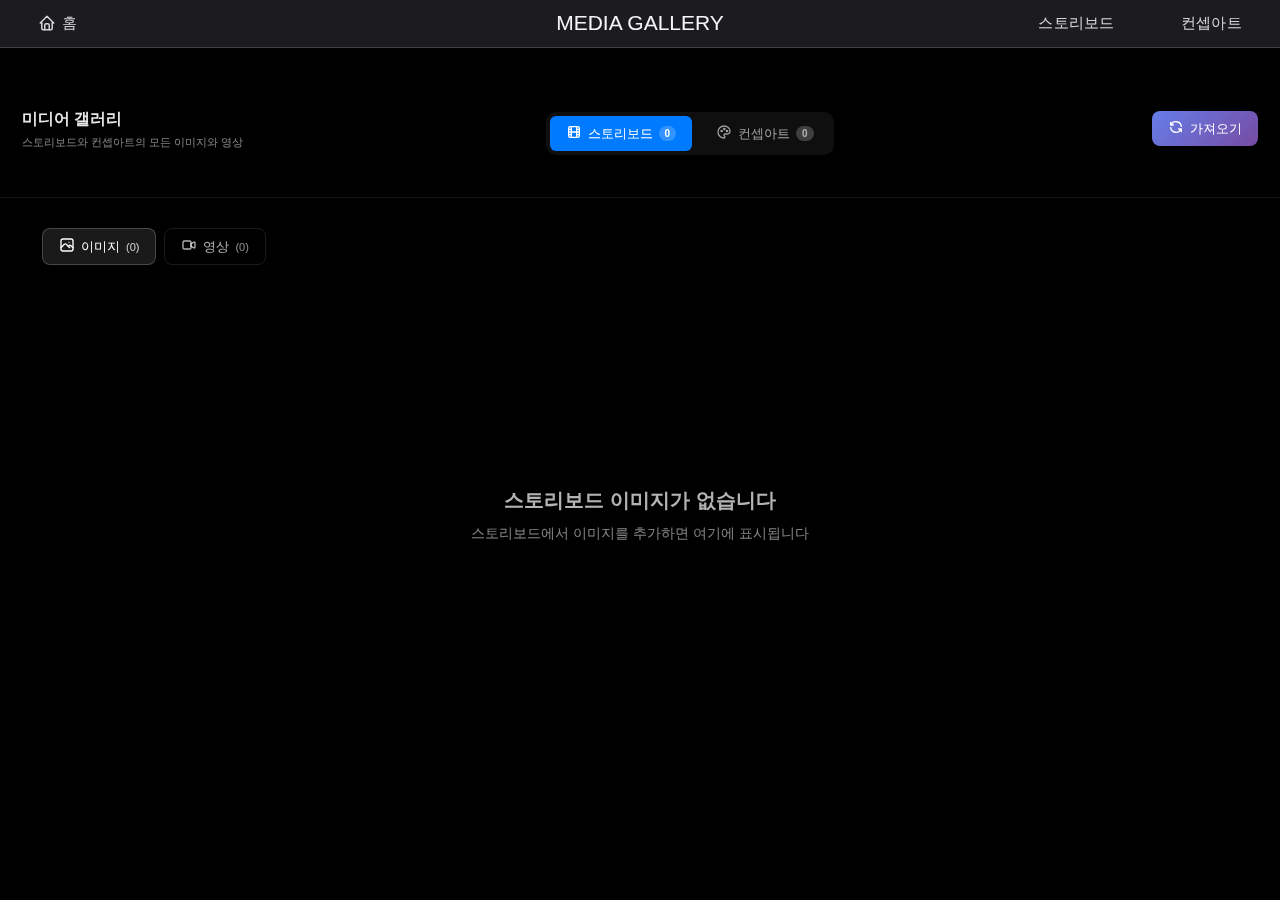
<file: media-gallery/index.html>
<!DOCTYPE html>
<html lang="ko">
<head>
    <meta charset="UTF-8">
    <meta name="viewport" content="width=device-width, initial-scale=1.0">
    <title>미디어 갤러리 - AIFI</title>
    
    <!-- 파비콘 -->
    <link rel="icon" type="image/x-icon" href="../favicon_io/favicon.ico">
    <link rel="icon" type="image/png" sizes="32x32" href="../favicon_io/favicon-32x32.png">
    <link rel="icon" type="image/png" sizes="16x16" href="../favicon_io/favicon-16x16.png">
    <link rel="apple-touch-icon" sizes="180x180" href="../favicon_io/apple-touch-icon.png">
    <link rel="manifest" href="../favicon_io/site.webmanifest">
    
    <link rel="stylesheet" href="../apple-developer-style.css">
    <style>
        /* 서브 탭 스타일 */
        .sub-tab-navigation {
            display: flex;
            gap: 8px;
            margin-bottom: 20px;
            padding: 0 20px;
        }
        
        .sub-tab-btn {
            padding: 8px 16px;
            background: transparent;
            border: 1px solid rgba(255, 255, 255, 0.1);
            border-radius: 8px;
            color: rgba(255, 255, 255, 0.7);
            font-size: 13px;
            font-weight: 500;
            cursor: pointer;
            transition: all 0.2s;
            display: flex;
            align-items: center;
            gap: 6px;
        }
        
        .sub-tab-btn:hover {
            background: rgba(255, 255, 255, 0.05);
            border-color: rgba(255, 255, 255, 0.2);
        }
        
        .sub-tab-btn.active {
            background: rgba(255, 255, 255, 0.1);
            border-color: rgba(255, 255, 255, 0.2);
            color: white;
        }
        
        .sub-tab-count {
            font-size: 11px;
            opacity: 0.8;
        }
        
        /* 카테고리 필터 스타일 */
        .category-filters {
            display: flex;
            flex-wrap: wrap;
            gap: 8px;
            margin-bottom: 20px;
            padding: 0 20px;
        }
        
        .filter-btn {
            padding: 6px 14px;
            background: transparent;
            border: 1px solid rgba(255, 255, 255, 0.1);
            border-radius: 20px;
            color: rgba(255, 255, 255, 0.6);
            font-size: 12px;
            font-weight: 500;
            cursor: pointer;
            transition: all 0.2s;
            white-space: nowrap;
        }
        
        .filter-btn:hover {
            background: rgba(255, 255, 255, 0.05);
            border-color: rgba(255, 255, 255, 0.2);
            color: rgba(255, 255, 255, 0.8);
        }
        
        .filter-btn.active {
            background: var(--apple-blue);
            border-color: var(--apple-blue);
            color: white;
        }
        
        .filter-btn-count {
            margin-left: 4px;
            opacity: 0.8;
            font-size: 11px;
        }
        
        .filter-divider {
            width: 1px;
            background: rgba(255, 255, 255, 0.1);
            margin: 0 8px;
        }
        
        * {
            margin: 0;
            padding: 0;
            box-sizing: border-box;
        }
        
        :root {
            --dark-bg: #000;
            --dark-text: #f5f5f7;
            --apple-blue: #007AFF;
            --apple-blue-hover: #0051D5;
        }
        
        body {
            margin: 0;
            padding: 0;
            background: var(--dark-bg);
            color: var(--dark-text);
            padding-top: 60px;
            min-height: 100vh;
            font-family: -apple-system, BlinkMacSystemFont, 'SF Pro Display', 'Segoe UI', sans-serif;
        }
        
        /* Header */
        .gallery-header {
            background: rgba(0,0,0,0.7);
            backdrop-filter: blur(20px);
            -webkit-backdrop-filter: blur(20px);
            padding: 12px 0;
            border-bottom: 1px solid rgba(255,255,255,0.08);
            position: sticky;
            top: 48px;
            z-index: 100;
        }
        
        .gallery-header-content {
            max-width: 1440px;
            margin: 0 auto;
            padding: 0 22px;
        }
        
        .gallery-header-top {
            display: flex;
            justify-content: space-between;
            align-items: center;
        }
        
        .gallery-header-left {
            display: flex;
            align-items: center;
            gap: 16px;
        }
        
        .gallery-header-title {
            font-size: 16px;
            font-weight: 600;
            color: rgba(255,255,255,0.9);
            margin: 0;
        }
        
        .header-subtitle {
            font-size: 11px;
            color: rgba(255,255,255,0.5);
            margin-top: 4px;
        }
        
        /* Tab Navigation */
        .tab-navigation {
            display: flex;
            gap: 8px;
            background: rgba(255,255,255,0.06);
            padding: 4px;
            border-radius: 10px;
        }
        
        .tab-btn {
            padding: 8px 16px;
            background: transparent;
            border: none;
            border-radius: 6px;
            color: rgba(255,255,255,0.6);
            font-size: 13px;
            font-weight: 500;
            cursor: pointer;
            transition: all 0.2s;
            display: flex;
            align-items: center;
            gap: 6px;
        }
        
        .tab-btn:hover {
            color: rgba(255,255,255,0.9);
        }
        
        .tab-btn.active {
            background: var(--apple-blue);
            color: white;
        }
        
        .tab-count {
            background: rgba(255,255,255,0.2);
            padding: 2px 6px;
            border-radius: 8px;
            font-size: 10px;
            font-weight: 600;
        }
        
        /* Main Content */
        .main-content {
            max-width: 1440px;
            margin: 30px auto;
            padding: 0 22px;
        }
        
        /* Gallery Grid - 스토리보드/컨셉아트와 동일한 스타일 */
        .gallery-grid {
            display: grid !important;
            grid-template-columns: repeat(4, 1fr) !important;
            gap: 20px !important;
            min-height: 400px;
            padding: 20px 0;
            width: 100%;
            position: relative;
        }
        
        /* Empty state가 있을 때 grid를 flex로 변경 */
        .gallery-grid:has(.empty-state) {
            display: flex !important;
            align-items: center;
            justify-content: center;
        }
        
        /* 갤러리 아이템 - 세로형 카드 스타일 */
        .gallery-item {
            display: block !important;
            background: linear-gradient(135deg, rgba(255, 255, 255, 0.06), rgba(255, 255, 255, 0.02));
            border: 1px solid rgba(255, 255, 255, 0.1);
            border-radius: 16px;
            overflow: hidden;
            cursor: pointer;
            transition: all 0.3s cubic-bezier(0.4, 0, 0.2, 1);
            position: relative;
            backdrop-filter: blur(20px);
            -webkit-backdrop-filter: blur(20px);
            height: auto !important;
            width: 100% !important;
            box-sizing: border-box !important;
            padding: 20px;
        }
        
        .gallery-item:hover {
            background: rgba(255, 255, 255, 0.08);
            border-color: rgba(255, 255, 255, 0.15);
            transform: translateY(-2px);
            box-shadow: 0 8px 24px rgba(0, 122, 255, 0.1);
        }
        
        /* 이미지 컨테이너 - 고정 높이 */
        .gallery-item-image-container {
            width: 100% !important;
            height: 250px !important;
            background: rgba(0, 0, 0, 0.6);
            position: relative;
            overflow: hidden;
            display: flex !important;
            align-items: center !important;
            justify-content: center !important;
            border-radius: 8px;
            margin-bottom: 12px;
        }
        
        .gallery-item-image {
            width: 100% !important;
            height: 100% !important;
            object-fit: cover !important;
            display: block !important;
            border-radius: 4px;
        }
        
        /* 비디오 컨테이너 */
        .gallery-item-video {
            width: 100% !important;
            height: 250px !important;
            background: rgba(0, 0, 0, 0.6);
            position: relative;
            display: flex !important;
            align-items: center !important;
            justify-content: center !important;
            overflow: hidden;
            border-radius: 8px;
            margin-bottom: 12px;
        }
        
        .video-thumbnail {
            position: absolute;
            width: 100%;
            height: 100%;
            object-fit: contain;
            opacity: 0.7;
        }
        
        .video-play-btn {
            width: 60px;
            height: 60px;
            background: rgba(255, 255, 255, 0.95);
            border-radius: 50%;
            display: flex;
            align-items: center;
            justify-content: center;
            font-size: 24px;
            color: #000;
            transition: all 0.3s;
            z-index: 2;
            box-shadow: 0 4px 12px rgba(0, 0, 0, 0.3);
        }
        
        .gallery-item:hover .video-play-btn {
            transform: scale(1.1);
            background: white;
        }
        
        /* 아이템 정보 */
        .gallery-item-info {
            flex: 0 0 auto;
            padding: 0;
            display: flex;
            flex-direction: column;
            justify-content: flex-start;
            background: transparent;
            min-height: auto;
            border-top: none;
        }
        
        .gallery-item-title {
            font-size: 14px;
            font-weight: 600;
            color: rgba(255, 255, 255, 0.95);
            margin-bottom: 4px;
            overflow: hidden;
            text-overflow: ellipsis;
            display: -webkit-box;
            -webkit-line-clamp: 1;
            line-clamp: 1;
            -webkit-box-orient: vertical;
            line-height: 1.4;
        }
        
        .gallery-item-subtitle {
            font-size: 12px;
            color: rgba(255, 255, 255, 0.6);
            overflow: hidden;
            text-overflow: ellipsis;
            white-space: nowrap;
            margin-bottom: 8px;
        }
        
        .gallery-item-meta {
            display: flex;
            gap: 12px;
            font-size: 11px;
            color: rgba(255, 255, 255, 0.5);
        }
        
        .gallery-item-meta span {
            display: flex;
            align-items: center;
            gap: 4px;
        }
        
        /* Scene Group - 스토리보드용 */
        .scene-group {
            grid-column: 1 / -1;
            margin-bottom: 20px;
            background: rgba(255, 255, 255, 0.03);
            border: 1px solid rgba(255, 255, 255, 0.08);
            border-radius: 12px;
            padding: 20px;
        }
        
        .scene-header {
            margin-bottom: 15px;
            padding-bottom: 10px;
            border-bottom: 1px solid rgba(255, 255, 255, 0.1);
        }
        
        .scene-title {
            font-size: 16px;
            font-weight: 600;
            color: rgba(255, 255, 255, 0.9);
            margin-bottom: 4px;
        }
        
        .scene-subtitle {
            font-size: 12px;
            color: rgba(255, 255, 255, 0.5);
        }
        
        .scene-shots {
            display: grid;
            grid-template-columns: repeat(4, 1fr);
            gap: 20px;
        }
        
        /* Tab Content */
        .tab-content {
            display: none;
        }
        
        .tab-content.active {
            display: block;
            animation: fadeIn 0.3s ease-in-out;
        }
        
        @keyframes fadeIn {
            from {
                opacity: 0;
                transform: translateY(10px);
            }
            to {
                opacity: 1;
                transform: translateY(0);
            }
        }
        
        /* Empty State */
        .empty-state {
            text-align: center;
            padding: 60px 20px;
            color: rgba(255, 255, 255, 0.5);
            display: flex;
            flex-direction: column;
            align-items: center;
            justify-content: center;
            min-height: 400px;
            width: 100%;
            grid-column: 1 / -1;  /* 전체 그리드 너비 차지 */
        }
        
        .empty-state-icon {
            font-size: 48px;
            margin-bottom: 20px;
            opacity: 0.5;
        }
        
        .empty-state-title {
            font-size: 20px;
            font-weight: 600;
            margin-bottom: 8px;
            color: rgba(255, 255, 255, 0.7);
        }
        
        .empty-state-text {
            font-size: 14px;
            color: rgba(255, 255, 255, 0.5);
        }
        
        /* Lightbox */
        .lightbox {
            display: none;
            position: fixed;
            top: 0;
            left: 0;
            width: 100%;
            height: 100%;
            background: rgba(0, 0, 0, 0.95);
            z-index: 10000;
            align-items: center;
            justify-content: center;
            animation: fadeIn 0.3s ease-in-out;
        }
        
        .lightbox.active {
            display: flex;
        }
        
        .lightbox-content {
            max-width: 90%;
            max-height: 90%;
            position: relative;
        }
        
        .lightbox-image {
            max-width: 100%;
            max-height: 90vh;
            object-fit: contain;
            border-radius: 12px;
        }
        
        .lightbox-video {
            width: 90%;
            height: 90vh;
            max-width: 1200px;
            border: none;
            border-radius: 12px;
            background: black;
            box-shadow: 0 20px 60px rgba(0, 0, 0, 0.5);
        }
        
        .lightbox-close {
            position: absolute;
            top: 20px;
            right: 40px;
            width: 40px;
            height: 40px;
            background: rgba(255, 255, 255, 0.1);
            border: 1px solid rgba(255, 255, 255, 0.2);
            border-radius: 50%;
            display: flex;
            align-items: center;
            justify-content: center;
            font-size: 24px;
            color: white;
            cursor: pointer;
            transition: all 0.3s;
        }
        
        .lightbox-close:hover {
            background: rgba(255, 255, 255, 0.2);
            transform: rotate(90deg);
        }
        
        /* Import Button Hover Effects */
        .import-btn:hover {
            transform: translateY(-1px);
            box-shadow: 0 4px 12px rgba(102, 126, 234, 0.3);
        }
        
        .refresh-btn:hover {
            background: rgba(255,255,255,0.15) !important;
            border-color: rgba(255,255,255,0.3) !important;
        }
        
        /* Responsive */
        @media (max-width: 1400px) {
            .gallery-grid {
                grid-template-columns: repeat(3, 1fr) !important;
            }
            
            .scene-shots {
                grid-template-columns: repeat(3, 1fr) !important;
            }
        }
        
        @media (max-width: 1024px) {
            .gallery-grid {
                grid-template-columns: repeat(2, 1fr) !important;
            }
            
            .scene-shots {
                grid-template-columns: repeat(2, 1fr) !important;
            }
        }
        
        @media (max-width: 768px) {
            .gallery-header-top {
                flex-direction: column;
                gap: 15px;
            }
            
            .action-buttons {
                margin-left: 0 !important;
                width: 100%;
            }
            
            .action-buttons button {
                flex: 1;
            }
            
            .gallery-grid {
                grid-template-columns: 1fr !important;
                gap: 16px !important;
            }
            
            .scene-shots {
                grid-template-columns: 1fr;
                gap: 12px;
            }
        }
    </style>
    <!-- Tabler Icons Library -->
    <script src="../tabler-icons.js"></script>
</head>
<body>
    <!-- Navigation -->
    <nav class="apple-nav">
        <div class="nav-content" style="justify-content: space-between;">
            <div style="display: flex; align-items: center; gap: 20px;">
                <a href="../index.html#features" class="nav-link" style="font-weight: 500; display: flex; align-items: center; gap: 6px;">
                    <span class="nav-icon-mg" style="display: flex; align-items: center;"></span>
                    홈
                </a>
                <script>
                    document.querySelector('.nav-icon-mg').innerHTML = getIcon('home', 18);
                </script>
            </div>
            <a href="#" onclick="event.preventDefault(); return false;" class="nav-brand" style="cursor: pointer; position: absolute; left: 50%; transform: translateX(-50%);">MEDIA GALLERY</a>
            <ul class="nav-menu">
                <li><a href="../storyboard/index.html" class="nav-link">스토리보드</a></li>
                <li><a href="../concept-art/index.html" class="nav-link">컨셉아트</a></li>
            </ul>
        </div>
    </nav>

    <!-- Header -->
    <div class="gallery-header">
        <div class="gallery-header-content">
            <div class="gallery-header-top">
                <div class="gallery-header-left">
                    <div>
                        <h1 class="gallery-header-title">미디어 갤러리</h1>
                        <p class="header-subtitle">스토리보드와 컨셉아트의 모든 이미지와 영상</p>
                    </div>
                </div>
                <div class="tab-navigation">
                    <button class="tab-btn active" data-tab="storyboard" onclick="switchTab('storyboard')">
                        <span class="tab-icon-film"></span> 스토리보드
                        <span class="tab-count" id="storyboard-count">0</span>
                    </button>
                    <button class="tab-btn" data-tab="conceptart" onclick="switchTab('conceptart')">
                        <span class="tab-icon-palette"></span> 컨셉아트
                        <span class="tab-count" id="conceptart-count">0</span>
                    </button>
                    <script>
                        setTimeout(() => {
                            document.querySelector('.tab-icon-film').innerHTML = getIcon('movie', 16);
                            document.querySelector('.tab-icon-palette').innerHTML = getIcon('palette', 16);
                        }, 100);
                    </script>
                </div>
                <div class="action-buttons" style="display: flex; gap: 8px; margin-left: 16px;">
                    <button class="import-btn" onclick="syncFromLocalStorage()" style="padding: 8px 16px; background: linear-gradient(135deg, #667eea 0%, #764ba2 100%); border: none; border-radius: 8px; color: white; font-size: 13px; font-weight: 500; cursor: pointer; display: flex; align-items: center; gap: 6px; transition: all 0.2s;" title="스토리보드와 컨셉아트에서 데이터 가져오기">
                        <span class="icon-sync"></span> 가져오기
                    </button>
                    <script>
                        setTimeout(() => {
                            document.querySelector('.icon-sync').innerHTML = getIcon('refresh', 16);
                        }, 100);
                    </script>
                </div>
            </div>
        </div>
    </div>

    <!-- Main Content -->
    <div class="main-content">
        <!-- Storyboard Tab -->
        <div id="storyboard-tab" class="tab-content active">
            <!-- 스토리보드 내부 탭 (이미지/영상) -->
            <div class="sub-tab-navigation" style="display: flex;">
                <button class="sub-tab-btn active" data-subtab="images" onclick="switchSubTab('images')">
                    <span class="icon-image"></span> 이미지
                    <span class="sub-tab-count" id="storyboard-images-count">(0)</span>
                </button>
                <button class="sub-tab-btn" data-subtab="videos" onclick="switchSubTab('videos')">
                    <span class="icon-video"></span> 영상
                    <span class="sub-tab-count" id="storyboard-videos-count">(0)</span>
                </button>
            </div>
            <!-- 스토리보드 필터 -->
            <div class="category-filters" id="storyboard-filters" style="display: none;">
                <button class="filter-btn active" onclick="filterStoryboard('all')">
                    전체 보기 <span class="filter-btn-count" id="filter-all-count"></span>
                </button>
                <!-- 샷별 필터 버튼들이 동적으로 추가됨 -->
            </div>
            <div class="gallery-grid" id="storyboard-gallery">
                <!-- 스토리보드 갤러리 아이템들이 여기에 동적으로 로드됨 -->
            </div>
        </div>

        <!-- Concept Art Tab -->
        <div id="conceptart-tab" class="tab-content">
            <!-- 컨셉아트 필터 -->
            <div class="category-filters" id="conceptart-filters">
                <button class="filter-btn active" onclick="filterConceptArt('all')">
                    전체 보기 <span class="filter-btn-count" id="ca-filter-all-count"></span>
                </button>
                <div class="filter-divider"></div>
                <button class="filter-btn" onclick="filterConceptArt('characters')">
                    캐릭터 <span class="filter-btn-count" id="ca-filter-characters-count"></span>
                </button>
                <button class="filter-btn" onclick="filterConceptArt('locations')">
                    장소 <span class="filter-btn-count" id="ca-filter-locations-count"></span>
                </button>
                <button class="filter-btn" onclick="filterConceptArt('props')">
                    소품 <span class="filter-btn-count" id="ca-filter-props-count"></span>
                </button>
                <div class="filter-divider" id="character-divider" style="display: none;"></div>
                <div id="character-filters" style="display: inline-flex; gap: 8px;">
                    <!-- 개별 캐릭터 필터 버튼들이 동적으로 추가됨 -->
                </div>
            </div>
            <div class="gallery-grid" id="conceptart-gallery">
                <!-- 컨셉아트 갤러리 아이템들이 여기에 동적으로 로드됨 -->
            </div>
        </div>
    </div>

    <!-- Lightbox -->
    <div class="lightbox" id="lightbox" onclick="closeLightbox(event)">
        <span class="lightbox-close" onclick="closeLightbox(event)">&times;</span>
        <div class="lightbox-content">
            <img class="lightbox-image" id="lightbox-image" style="display: none;">
            <iframe class="lightbox-video" id="lightbox-video" style="display: none;" frameborder="0" allowfullscreen></iframe>
        </div>
    </div>

    <!-- Sync Status Modal -->
    <div id="sync-modal" style="display: none; position: fixed; top: 50%; left: 50%; transform: translate(-50%, -50%); background: #1a1a1a; border: 1px solid rgba(255,255,255,0.2); border-radius: 12px; padding: 20px; min-width: 300px; box-shadow: 0 20px 60px rgba(0,0,0,0.5); z-index: 10000;">
        <div style="text-align: center;">
            <div style="font-size: 48px; margin-bottom: 15px;" class="icon-loading"></div>
            <div id="sync-status-text" style="color: rgba(255,255,255,0.9); font-size: 16px; font-weight: 500;"></div>
            <div id="sync-details" style="margin-top: 10px; font-size: 12px; color: rgba(255,255,255,0.6);"></div>
        </div>
    </div>

    <script>
        // 갤러리 데이터 관리
        const galleryData = {
            storyboard: {
                images: '',
                videos: '',
                all: '',
                shots: {} // 샷별 데이터
            },
            conceptart: [],
            characterList: [], // 개별 캐릭터 리스트
            categoryData: { // 카테고리별 데이터
                characters: [],
                locations: [],
                props: []
            }
        };
        
        // 현재 활성화된 서브 탭
        let currentSubTab = 'images';
        let currentFilter = 'all'; // 현재 필터 상태

        // 초기화
        document.addEventListener('DOMContentLoaded', function() {
            console.log('페이지 로드 완료');
            loadAllMedia();
            setupEventListeners();
            
            // 초기 상태 로그
            console.log('탭 버튼들:', document.querySelectorAll('.tab-btn'));
            console.log('서브 탭 버튼들:', document.querySelectorAll('.sub-tab-btn'));
            
            // 초기 탭 활성화
            setTimeout(() => {
                switchTab('storyboard');
                switchSubTab('images');
            }, 100);
        });

        // 이벤트 리스너 설정
        function setupEventListeners() {
            console.log('이벤트 리스너 설정 시작');
            
            // 메인 탭 전환 - 이벤트 위임 사용
            const tabButtons = document.querySelectorAll('.tab-btn');
            console.log('메인 탭 버튼 개수:', tabButtons.length);
            
            tabButtons.forEach(btn => {
                btn.addEventListener('click', function(e) {
                    e.preventDefault();
                    e.stopPropagation();
                    const tabName = this.dataset.tab;
                    console.log('메인 탭 클릭:', tabName);
                    switchTab(tabName);
                });
            });
            
            // 서브 탭 전환 (스토리보드 내부) - 이벤트 위임 사용
            const subTabNav = document.querySelector('.sub-tab-navigation');
            if (subTabNav) {
                subTabNav.addEventListener('click', function(e) {
                    const btn = e.target.closest('.sub-tab-btn');
                    if (btn) {
                        e.preventDefault();
                        e.stopPropagation();
                        const subTabName = btn.dataset.subtab;
                        console.log('서브 탭 클릭:', subTabName);
                        switchSubTab(subTabName);
                    }
                });
            }
        }

        // 메인 탭 전환 - window 스코프에 노출
        window.switchTab = function(tabName) {
            console.log('메인 탭 전환:', tabName);
            
            // 버튼 활성화 상태 변경
            document.querySelectorAll('.tab-btn').forEach(btn => {
                btn.classList.remove('active');
            });
            const activeTabBtn = document.querySelector(`.tab-btn[data-tab="${tabName}"]`);
            if (activeTabBtn) {
                activeTabBtn.classList.add('active');
            }

            // 콘텐츠 표시 변경
            document.querySelectorAll('.tab-content').forEach(content => {
                content.classList.remove('active');
            });
            const activeTabContent = document.getElementById(`${tabName}-tab`);
            if (activeTabContent) {
                activeTabContent.classList.add('active');
            }
            
            // 서브 탭 표시/숨김 처리
            const subTabNav = document.querySelector('.sub-tab-navigation');
            if (subTabNav) {
                if (tabName === 'storyboard') {
                    subTabNav.style.display = 'flex';
                } else {
                    subTabNav.style.display = 'none';
                }
            }
        }
        
        // 서브 탭 전환 (스토리보드 내부) - window 스코프에 노출
        window.switchSubTab = function(subTabName) {
            console.log('서브 탭 전환:', subTabName);
            currentSubTab = subTabName;
            
            // 버튼 활성화 상태 변경
            document.querySelectorAll('.sub-tab-btn').forEach(btn => {
                btn.classList.remove('active');
            });
            
            const activeBtn = document.querySelector(`.sub-tab-btn[data-subtab="${subTabName}"]`);
            if (activeBtn) {
                activeBtn.classList.add('active');
            }
            
            // 스토리보드 갤러리 필터링
            filterStoryboardGallery(subTabName);
        }
        
        // 스토리보드 갤러리 필터링
        function filterStoryboardGallery(filterType) {
            console.log('필터링 타입:', filterType);
            console.log('갤러리 데이터:', galleryData.storyboard);
            
            const storyboardGallery = document.getElementById('storyboard-gallery');
            
            // galleryData가 문자열(HTML)인지 확인
            if (galleryData.storyboard[filterType] && typeof galleryData.storyboard[filterType] === 'string' && galleryData.storyboard[filterType].trim() !== '') {
                storyboardGallery.innerHTML = galleryData.storyboard[filterType];
            } else {
                const emptyIcon = filterType === 'images' ? '<span class="icon-photo-empty"></span>' : '<span class="icon-video-empty"></span>';
                const emptyText = filterType === 'images' ? '이미지' : '영상';
                storyboardGallery.innerHTML = `
                    <div class="empty-state">
                        <div class="empty-state-icon">${emptyIcon}</div>
                        <div class="empty-state-title">스토리보드 ${emptyText}가 없습니다</div>
                        <div class="empty-state-text">스토리보드에서 ${emptyText}를 추가하면 여기에 표시됩니다</div>
                    </div>
                `;
            }
        }

        // 모든 미디어 로드
        function loadAllMedia() {
            loadStoryboardMedia();
            loadConceptArtMedia();
        }

        // 스토리보드 미디어 로드
        function loadStoryboardMedia() {
            let shotGroups = {};
            let totalImages = 0;
            let totalVideos = 0;

            // localStorage에서 모든 breakdownData 가져오기
            let storyboardData = null;
            
            // 모든 localStorage keys 확인하여 breakdownData 찾기
            for (let i = 0; i < localStorage.length; i++) {
                const key = localStorage.key(i);
                if (key && key.startsWith('breakdownData_')) {
                    storyboardData = localStorage.getItem(key);
                    if (storyboardData) {
                        console.log('스토리보드 데이터 찾음:', key);
                        break;
                    }
                }
            }
            
            if (storyboardData) {
                try {
                    const data = JSON.parse(storyboardData);
                    
                    if (data.breakdown_data && data.breakdown_data.shots) {
                        const shots = data.breakdown_data.shots;
                        
                        shots.forEach(shot => {
                            const shotId = shot.id || shot.shot_id;
                            const shotNumber = shot.shot_number || shotId || '샷';
                            const shotTitle = shot.shot_title || shot.description || '';
                            const sceneId = shot.scene_id || '';
                            
                            // 샷별 미디어 그룹 초기화 - 제목 정보 포함
                            if (!shotGroups[shotId]) {
                                // shot.title이 있으면 사용, 없으면 shot_title 사용
                                const displayTitle = shot.title || shotTitle || shot.description || '';
                                shotGroups[shotId] = {
                                    shotNumber: shotNumber,
                                    shotTitle: displayTitle,
                                    sceneId: sceneId,
                                    images: [],
                                    videos: [],
                                    referenceImages: []
                                };
                            }
                            
                            // 디버깅을 위한 데이터 구조 확인
                            console.log(`📊 Shot ${shotId} 데이터 구조:`, {
                                hasImageDesign: !!shot.image_design,
                                hasAiGeneratedImages: !!(shot.image_design && shot.image_design.ai_generated_images),
                                imageDesignKeys: shot.image_design ? Object.keys(shot.image_design) : [],
                                aiGeneratedKeys: shot.image_design && shot.image_design.ai_generated_images ? 
                                    Object.keys(shot.image_design.ai_generated_images) : []
                            });
                            
                            // 1. AI 생성 이미지 추출 (새로운 구조)
                            if (shot.image_design && shot.image_design.ai_generated_images) {
                                // 스토리보드에서 사용하는 모든 AI 도구들
                                const aiTools = ['universal', 'nanobana', 'midjourney', 'ideogram', 'dalle3', 'flux', 'leonardo', 'imagefx', 'openart'];
                                
                                // 대소문자 변형 및 다른 형식도 처리
                                const toolVariations = {
                                    'universal': ['universal', 'Universal'],
                                    'nanobana': ['nanobana', 'Nanobana'],
                                    'midjourney': ['midjourney', 'Midjourney'],
                                    'ideogram': ['ideogram', 'Ideogram'],
                                    'dalle3': ['dalle3', 'dall-e-3', 'dalle-3', 'Dalle3', 'DALL-E 3'],
                                    'flux': ['flux', 'Flux'],
                                    'leonardo': ['leonardo', 'Leonardo'],
                                    'imagefx': ['imagefx', 'ImageFX'],
                                    'openart': ['openart', 'OpenArt']
                                };
                                
                                aiTools.forEach(tool => {
                                    // 도구 이름의 다양한 변형 시도
                                    const variations = toolVariations[tool] || [tool];
                                    let toolImages = null;
                                    
                                    for (const variant of variations) {
                                        if (shot.image_design.ai_generated_images[variant]) {
                                            toolImages = shot.image_design.ai_generated_images[variant];
                                            break;
                                        }
                                    }
                                    
                                    if (toolImages) {
                                        Object.entries(toolImages).forEach(([imageId, imageData]) => {
                                            let url = '';
                                            let description = '';
                                            
                                            if (typeof imageData === 'string') {
                                                url = imageData;
                                            } else if (imageData && typeof imageData === 'object') {
                                                url = imageData.url || imageData.image_url || '';
                                                description = imageData.description || '';
                                            }
                                            
                                            if (url && url.trim()) {
                                                console.log(`✅ Found ${tool} image:`, imageId, url);
                                                shotGroups[shotId].images.push({
                                                    url: url,
                                                    title: `${tool.toUpperCase()} - ${imageId}`,
                                                    description: description,
                                                    tool: tool,
                                                    imageId: imageId
                                                });
                                                totalImages++;
                                            }
                                        });
                                    }
                                });
                            }
                            
                            // 1-2. 추가 경로에서 이미지 확인 (이미지탭 데이터)
                            if (shot.images) {
                                // shot.images 직접 확인
                                if (Array.isArray(shot.images)) {
                                    shot.images.forEach((img, idx) => {
                                        if (img && img.url) {
                                            shotGroups[shotId].images.push({
                                                url: img.url,
                                                title: `이미지 ${idx + 1}`,
                                                description: img.description || '',
                                                tool: 'shot-images',
                                                imageId: `img-${idx}`
                                            });
                                            totalImages++;
                                        }
                                    });
                                } else if (typeof shot.images === 'object') {
                                    // 객체 형태인 경우
                                    Object.entries(shot.images).forEach(([key, img]) => {
                                        if (img && (img.url || typeof img === 'string')) {
                                            const imgUrl = typeof img === 'string' ? img : img.url;
                                            if (imgUrl) {
                                                shotGroups[shotId].images.push({
                                                    url: imgUrl,
                                                    title: key,
                                                    description: img.description || '',
                                                    tool: 'shot-images',
                                                    imageId: key
                                                });
                                                totalImages++;
                                            }
                                        }
                                    });
                                }
                            }
                            
                            // 1-3. 이미지 디자인 플랜의 이미지들도 확인
                            if (shot.image_design) {
                                // universal, nanobana 등 직접 필드로 있는 경우
                                ['universal', 'nanobana', 'midjourney', 'ideogram', 'dalle3', 'flux'].forEach(aiTool => {
                                    if (shot.image_design[aiTool]) {
                                        const toolData = shot.image_design[aiTool];
                                        if (typeof toolData === 'object') {
                                            Object.entries(toolData).forEach(([key, value]) => {
                                                // images 필드가 있는 경우
                                                if (value && value.images) {
                                                    Object.entries(value.images).forEach(([imgId, imgUrl]) => {
                                                        if (imgUrl) {
                                                            shotGroups[shotId].images.push({
                                                                url: imgUrl,
                                                                title: `${aiTool.toUpperCase()} - ${imgId}`,
                                                                description: value.prompt || '',
                                                                tool: aiTool,
                                                                imageId: imgId
                                                            });
                                                            totalImages++;
                                                            console.log(`Found ${aiTool} image:`, imgId, imgUrl);
                                                        }
                                                    });
                                                }
                                            });
                                        }
                                    }
                                });
                            }
                            
                            // 2. 메인 이미지 추출 (shot.main_images 사용)
                            if (shot.main_images && Array.isArray(shot.main_images)) {
                                shot.main_images.forEach((mainImage, idx) => {
                                    if (mainImage.url && mainImage.url.trim()) {
                                        if (!shotGroups[shotId].mainImages) {
                                            shotGroups[shotId].mainImages = [];
                                        }
                                        shotGroups[shotId].mainImages.push({
                                            url: mainImage.url,
                                            title: `메인 이미지 ${idx + 1}`,
                                            description: mainImage.description || '',
                                            type: mainImage.type || 'style'
                                        });
                                        totalImages++;
                                    }
                                });
                            }
                            
                            // 3. 참조 이미지 추출 (shot.reference_images 사용)
                            if (shot.reference_images && Array.isArray(shot.reference_images)) {
                                shot.reference_images.forEach((refImage, idx) => {
                                    if (refImage.url && refImage.url.trim()) {
                                        shotGroups[shotId].referenceImages.push({
                                            url: refImage.url,
                                            title: `참조 이미지 ${idx + 1}`,
                                            description: refImage.description || '',
                                            type: refImage.type || 'composition'
                                        });
                                        totalImages++;
                                    }
                                });
                            }
                            
                            // 3. 비디오 URL 추출
                            if (shot.video_urls) {
                                Object.entries(shot.video_urls).forEach(([key, url]) => {
                                    if (url && url.trim()) {
                                        // key는 'aiType_imageId' 형식
                                        const [aiType, ...imageIdParts] = key.split('_');
                                        const imageId = imageIdParts.join('_');
                                        
                                        // 드롭박스 URL 확인 및 변환
                                        if (url.includes('dropbox.com')) {
                                            console.log('📦 스토리보드에서 드롭박스 URL 발견:', url);
                                            
                                            // Case 1: 이미 raw=1로 변환된 경우 - 그대로 사용
                                            if (url.includes('raw=1')) {
                                                console.log('✅ 이미 변환된 드롭박스 URL (raw=1)');
                                            }
                                            // Case 2: dl.dropboxusercontent.com으로 변환된 경우 - 그대로 사용
                                            else if (url.includes('dl.dropboxusercontent.com')) {
                                                console.log('✅ 이미 변환된 드롭박스 URL (dl.dropboxusercontent.com)');
                                            }
                                            // Case 3: dl=0이 포함된 경우 - raw=1로 변환
                                            else if (url.includes('dl=0')) {
                                                url = url.replace('dl=0', 'raw=1');
                                                console.log('🔄 드롭박스 URL 변환 (dl=0 → raw=1):', url);
                                            }
                                            // Case 4: dl 파라미터가 없는 경우 - raw=1 추가
                                            else if (!url.includes('dl=') && !url.includes('raw=')) {
                                                url = url.includes('?') ? url + '&raw=1' : url + '?raw=1';
                                                console.log('🔄 드롭박스 URL에 raw=1 추가:', url);
                                            }
                                        }
                                        
                                        shotGroups[shotId].videos.push({
                                            url: url,
                                            title: `${aiType.toUpperCase()} 영상 - ${imageId}`,
                                            tool: aiType,
                                            imageId: imageId
                                        });
                                        totalVideos++;
                                    }
                                });
                            }
                        });
                    }
                } catch (e) {
                    console.error('Error parsing storyboard data:', e);
                }
            }

            // 갤러리 렌더링 준비
            let imagesHTML = '';
            let videosHTML = '';
            
            // 샷별로 그룹화하여 렌더링
            Object.entries(shotGroups).forEach(([shotId, group]) => {
                const hasMainImages = group.mainImages && group.mainImages.length > 0;
                const hasImages = group.images.length > 0 || group.referenceImages.length > 0 || hasMainImages;
                const hasVideos = group.videos.length > 0;
                
                // 이미지 HTML 생성
                if (hasImages) {
                    imagesHTML += `
                        <div class="scene-group">
                            <div class="scene-header">
                                <div class="scene-title">📸 ${group.shotNumber}</div>
                                <div class="scene-subtitle">${group.shotTitle}</div>
                            </div>
                            <div class="scene-shots">
                    `;
                    
                    // 메인 이미지 (새로 추가)
                    if (group.mainImages) {
                        group.mainImages.forEach(mainImage => {
                            imagesHTML += createGalleryItem({
                                url: mainImage.url,
                                title: `${group.shotNumber} - ${mainImage.title}`,
                                subtitle: `${mainImage.type} | ${mainImage.description}`,
                                type: 'image',
                                tool: 'main'
                            });
                        });
                    }
                    
                    // AI 생성 이미지
                    group.images.forEach(image => {
                        // 샷 제목이 있으면 사용, 없으면 기본 형식 사용
                        const displayTitle = group.shotTitle ? 
                            `${group.shotTitle}` : 
                            `${group.shotNumber} - ${image.title}`;
                        
                        imagesHTML += createGalleryItem({
                            url: image.url,
                            title: displayTitle,
                            subtitle: `${image.tool.toUpperCase()} - ${image.imageId}`,
                            type: 'image',
                            tool: image.tool,
                            shotId: shotId
                        });
                    });
                    
                    // 참조 이미지
                    group.referenceImages.forEach(refImage => {
                        imagesHTML += createGalleryItem({
                            url: refImage.url,
                            title: `${group.shotNumber} - ${refImage.title}`,
                            subtitle: `${refImage.type} | ${refImage.description}`,
                            type: 'image',
                            tool: 'reference'
                        });
                    });
                    
                    imagesHTML += `
                            </div>
                        </div>
                    `;
                }
                
                // 비디오 HTML 생성
                if (hasVideos) {
                    videosHTML += `
                        <div class="scene-group">
                            <div class="scene-header">
                                <div class="scene-title">🎥 ${group.shotNumber}</div>
                                <div class="scene-subtitle">${group.shotTitle}</div>
                            </div>
                            <div class="scene-shots">
                    `;
                    
                    group.videos.forEach(video => {
                        // 샷 제목이 있으면 사용, 없으면 기본 형식 사용
                        const displayTitle = group.shotTitle ? 
                            `${group.shotTitle}` : 
                            `${group.shotNumber} - ${video.title}`;
                        
                        videosHTML += createGalleryItem({
                            url: video.url,
                            title: displayTitle,
                            subtitle: `${video.tool.toUpperCase()} 영상 - ${video.imageId}`,
                            type: 'video',
                            tool: video.tool
                        });
                    });
                    
                    videosHTML += `
                            </div>
                        </div>
                    `;
                }
            });
            
            // 데이터 저장
            galleryData.storyboard.images = imagesHTML || `
                <div class="empty-state">
                    <div class="empty-state-icon icon-empty-image"></div>
                    <div class="empty-state-title">스토리보드 이미지가 없습니다</div>
                    <div class="empty-state-text">스토리보드에서 이미지를 추가하면 여기에 표시됩니다</div>
                </div>
            `;
            
            galleryData.storyboard.videos = videosHTML || `
                <div class="empty-state">
                    <div class="empty-state-icon icon-empty-video"></div>
                    <div class="empty-state-title">스토리보드 영상이 없습니다</div>
                    <div class="empty-state-text">스토리보드에서 영상을 추가하면 여기에 표시됩니다</div>
                </div>
            `;
            
            // 초기 표시 (이미지 탭)
            filterStoryboardGallery(currentSubTab);
            
            // 카운트 업데이트
            document.getElementById('storyboard-count').textContent = totalImages + totalVideos;
            document.getElementById('storyboard-images-count').textContent = `(${totalImages})`;
            document.getElementById('storyboard-videos-count').textContent = `(${totalVideos})`;
            
            // 디버깅 요약
            console.log('📈 스토리보드 미디어 로드 완료:', {
                총이미지: totalImages,
                총비디오: totalVideos,
                샷그룹수: Object.keys(shotGroups).length,
                상세: shotGroups
            });
        }

        // 컨셉아트 미디어 로드
        function loadConceptArtMedia() {
            console.log('🎨 === 컨셉아트 미디어 로드 시작 ===');
            const conceptArtGallery = document.getElementById('conceptart-gallery');
            console.log('📌 컨셉아트 갤러리 요소:', conceptArtGallery);
            
            let categoryGroups = {};
            let totalMedia = 0;

            // v1.3 먼저 시도, 없으면 v1.2 사용
            let conceptArtData = localStorage.getItem('conceptArtManagerData_v1.3');
            if (!conceptArtData) {
                conceptArtData = localStorage.getItem('conceptArtManagerData_v1.2');
                console.log('📚 v1.3 데이터 없음, v1.2 데이터 사용');
            } else {
                console.log('📚 v1.3 컨셉아트 데이터 사용');
            }
            console.log('📚 컨셉아트 localStorage 데이터 존재:', !!conceptArtData);
            
            if (conceptArtData) {
                try {
                    const parsedData = JSON.parse(conceptArtData);
                    console.log('📝 파싱된 컨셉아트 데이터:', parsedData);
                    console.log('🔍 데이터 구조 체크:');
                    console.log('  - conceptArtData 필드 존재:', !!parsedData.conceptArtData);
                    console.log('  - 직접 characters 필드 존재:', !!parsedData.characters);
                    
                    // 데이터 구조에 따라 적절한 경로 선택
                    const actualData = parsedData.conceptArtData || parsedData;
                    
                    const categories = ['characters', 'locations', 'props'];
                    const categoryNames = {
                        characters: '캐릭터',
                        locations: '장소',
                        props: '소품'
                    };
                    
                    categories.forEach(category => {
                        console.log(`🔍 ${category} 카테고리 확인:`, actualData[category]);
                        
                        // characters, locations, props는 객체 형태
                        const categoryData = actualData[category];
                        
                        if (categoryData && typeof categoryData === 'object') {
                            const itemIds = Object.keys(categoryData);
                            console.log(`✅ ${category} 카테고리 데이터 있음: ${itemIds.length}개`);
                            
                            // 카테고리별 그룹 초기화
                            if (!categoryGroups[category]) {
                                categoryGroups[category] = {
                                    title: categoryNames[category],
                                    items: []
                                };
                            }
                            
                            // 객체를 순회하며 각 아이템 처리
                            itemIds.forEach((itemId, itemIndex) => {
                                const item = categoryData[itemId];
                                console.log(`  📌 ${category} 아이템 ${itemId}:`, item);
                                
                                // 메인 이미지 URL - v1.3 (main_image_url) 또는 구버전 (image_url) 체크
                                let mainImageUrl = item.main_image_url || item.image_url;
                                if (mainImageUrl) {
                                    console.log(`    🖼️ 메인 이미지 URL:`, mainImageUrl);
                                    
                                    // 드롭박스 URL 변환
                                    if (mainImageUrl.includes('dropbox.com')) {
                                        if (mainImageUrl.includes('dl=0')) {
                                            mainImageUrl = mainImageUrl.replace('dl=0', 'raw=1');
                                            console.log('    🔄 드롭박스 URL 변환 (dl=0 → raw=1):', mainImageUrl);
                                        } else if (!mainImageUrl.includes('dl=') && !mainImageUrl.includes('raw=')) {
                                            const separator = mainImageUrl.includes('?') ? '&' : '?';
                                            mainImageUrl = mainImageUrl + separator + 'raw=1';
                                            console.log('    🔄 드롭박스 URL에 raw=1 추가:', mainImageUrl);
                                        }
                                    }
                                    
                                    const itemName = item.name || item.name_kr || '이름 없음';
                                    categoryGroups[category].items.push({
                                        url: mainImageUrl,
                                        title: itemName,
                                        description: item.description || '',
                                        type: 'image',
                                        category: category,
                                        source: 'main',
                                        characterName: category === 'characters' ? itemName : undefined
                                    });
                                    totalMedia++;
                                    
                                    // 캐릭터 리스트에 추가
                                    if (category === 'characters' && !galleryData.characterList.includes(itemName)) {
                                        galleryData.characterList.push(itemName);
                                    }
                                }
                                
                                // additional_images 필드 확인 (image_1, image_2, image_3)
                                if (item.additional_images && typeof item.additional_images === 'object') {
                                    console.log(`    🎨 추가 이미지:`, item.additional_images);
                                    
                                    // image_1, image_2 형식 처리
                                    for (let i = 1; i <= 4; i++) {
                                        const imageKey = `image_${i}`;
                                        const imageData = item.additional_images[imageKey];
                                        if (imageData && imageData.url) {
                                            console.log(`      📸 추가 이미지 ${imageKey}:`, imageData.url);
                                            
                                            let additionalUrl = imageData.url;
                                            // 드롭박스 URL 변환
                                            if (additionalUrl.includes('dropbox.com')) {
                                                if (additionalUrl.includes('dl=0')) {
                                                    additionalUrl = additionalUrl.replace('dl=0', 'raw=1');
                                                    console.log('      🔄 드롭박스 URL 변환 (dl=0 → raw=1):', additionalUrl);
                                                } else if (!additionalUrl.includes('dl=') && !additionalUrl.includes('raw=')) {
                                                    const separator = additionalUrl.includes('?') ? '&' : '?';
                                                    additionalUrl = additionalUrl + separator + 'raw=1';
                                                    console.log('      🔄 드롭박스 URL에 raw=1 추가:', additionalUrl);
                                                }
                                            }
                                            
                                            const conceptName = item.name || item.name_kr || '이름 없음';
                                            categoryGroups[category].items.push({
                                                url: additionalUrl,
                                                title: imageData.title || conceptName,
                                                description: imageData.description || `${conceptName} - 참조 ${i}`,
                                                type: 'image',
                                                category: category,
                                                source: 'additional',
                                                characterName: category === 'characters' ? conceptName : undefined
                                            });
                                            totalMedia++;
                                        }
                                    }
                                    
                                    // AI 도구별 추가 이미지 (하위 호환성)
                                    Object.keys(item.additional_images).forEach(key => {
                                        if (!key.startsWith('image_') && Array.isArray(item.additional_images[key])) {
                                            item.additional_images[key].forEach((imgData, index) => {
                                                if (imgData && imgData.url) {
                                                    console.log(`      📸 AI 도구 ${key} 이미지 ${index}:`, imgData.url);
                                                    const conceptName = item.name || item.name_kr || '이름 없음';
                                                    categoryGroups[category].items.push({
                                                        url: imgData.url,
                                                        title: imgData.title || conceptName,
                                                        description: imgData.description || `${conceptName} - ${key} ${index + 1}`,
                                                        type: 'image',
                                                        category: category,
                                                        source: 'additional',
                                                        characterName: category === 'characters' ? conceptName : undefined
                                                    });
                                                    totalMedia++;
                                                }
                                            });
                                        }
                                    });
                                }
                                
                                // generated_images 구조 처리 (하위 호환성)
                                if (item.generated_images) {
                                    console.log(`    🎯 Generated images:`, item.generated_images);
                                    
                                    // base_prompts 처리
                                    if (item.generated_images.base_prompts) {
                                        Object.entries(item.generated_images.base_prompts).forEach(([tool, url]) => {
                                            if (url) {
                                                console.log(`      🖼️ Generated base ${tool}:`, url);
                                                const conceptName = item.name || item.name_kr || '이름 없음';
                                                categoryGroups[category].items.push({
                                                    url: url,
                                                    title: `${conceptName} - ${tool}`,
                                                    description: `${tool} 기본 생성 이미지`,
                                                    type: 'image',
                                                    category: category,
                                                    source: 'generated'
                                                });
                                                totalMedia++;
                                            }
                                        });
                                    }
                                    
                                    // variations 처리
                                    if (item.generated_images.variations) {
                                        Object.entries(item.generated_images.variations).forEach(([tool, variations]) => {
                                            if (variations && typeof variations === 'object') {
                                                Object.entries(variations).forEach(([varKey, url]) => {
                                                    if (url) {
                                                        console.log(`      🖼️ Generated variation ${tool}/${varKey}:`, url);
                                                        const conceptName = item.name || item.name_kr || '이름 없음';
                                                        categoryGroups[category].items.push({
                                                            url: url,
                                                            title: `${conceptName} - ${tool}`,
                                                            description: `${tool} ${varKey}`,
                                                            type: 'image',
                                                            category: category,
                                                            source: 'generated'
                                                        });
                                                        totalMedia++;
                                                    }
                                                });
                                            }
                                        });
                                    }
                                }
                            });
                        } else {
                            console.log(`❌ ${category} 카테고리 데이터 없음 또는 잘못된 형식`);
                        }
                    });
                } catch (e) {
                    console.error('Error parsing concept art data:', e);
                }
            }

            // 갤러리 렌더링 - 스토리보드와 동일한 그룹 기반 구조 사용
            const hasMedia = totalMedia > 0;
            console.log('🎨 컨셉아트 총 미디어 수:', totalMedia);
            console.log('📦 카테고리별 그룹:', categoryGroups);
            
            if (hasMedia) {
                let galleryHTML = '';
                let totalCount = 0;
                
                // 각 카테고리별로 그룹 렌더링 (스토리보드와 동일한 스타일)
                ['characters', 'locations', 'props'].forEach(category => {
                    const group = categoryGroups[category];
                    if (group && group.items && group.items.length > 0) {
                        console.log(`📁 ${group.title} 카테고리: ${group.items.length}개 아이템`);
                        
                        // 카테고리 아이콘 설정
                        const categoryIcon = category === 'characters' ? '👤' : 
                                           category === 'locations' ? '🏛️' : '🎭';
                        
                        galleryHTML += `
                            <div class="scene-group">
                                <div class="scene-header">
                                    <div class="scene-title">${categoryIcon} ${group.title}</div>
                                    <div class="scene-subtitle">${group.items.length}개 아이템</div>
                                </div>
                                <div class="scene-shots">`;
                        
                        group.items.forEach(item => {
                            console.log(`🖼️ ${group.title} 아이템:`, item.title, item.url);
                            galleryHTML += createGalleryItem({
                                url: item.url,
                                title: item.title,
                                subtitle: item.description,
                                type: 'image',
                                category: category,
                                source: item.source
                            });
                        });
                        
                        galleryHTML += `
                                </div>
                            </div>`;
                        totalCount += group.items.length;
                    }
                });
                
                conceptArtGallery.innerHTML = galleryHTML;
                // 카운트 업데이트
                document.getElementById('conceptart-count').textContent = totalCount;
                
                // 필터 카운트 업데이트
                setTimeout(() => {
                    updateFilterCounts();
                }, 100);
            } else {
                console.log('⚠️ 컨셉아트 데이터 없음 - 빈 상태 표시');
                console.log('   hasMedia:', hasMedia);
                console.log('   categoryGroups:', categoryGroups);
                console.log('   totalMedia:', totalMedia);
                
                conceptArtGallery.innerHTML = `
                    <div class="empty-state">
                        <div class="empty-state-icon">🎨</div>
                        <div class="empty-state-title">컨셉아트가 없습니다</div>
                        <div class="empty-state-text">컨셉아트를 추가하면 여기에 표시됩니다</div>
                    </div>
                `;
                // 카운트 업데이트
                document.getElementById('conceptart-count').textContent = 0;
            }
        }

        // 갤러리 아이템 생성
        function createGalleryItem(item) {
            // 데이터 속성 준비
            const dataAttrs = [];
            if (item.shotId) dataAttrs.push(`data-shot-id="${item.shotId}"`);
            if (item.category) dataAttrs.push(`data-category="${item.category}"`);
            if (item.characterName) dataAttrs.push(`data-character="${item.characterName}"`);
            const dataAttrString = dataAttrs.join(' ');
            if (item.type === 'video') {
                let videoUrl = item.url;
                let thumbnailUrl = '';
                let fileId = '';
                let videoSource = 'unknown';
                
                // 영상 소스 판별 및 처리
                if (videoUrl) {
                    // Dropbox URL 처리
                    if (videoUrl.includes('dropbox.com')) {
                        videoSource = 'dropbox';
                        console.log('🎬 드롭박스 URL 감지 (createGalleryItem):', videoUrl);
                        
                        // 드롭박스 URL 변환 로직 (loadStoryboardMedia와 동일하게)
                        // Case 1: 이미 raw=1로 변환된 경우 - 그대로 사용
                        if (videoUrl.includes('raw=1')) {
                            console.log('✅ 이미 변환된 드롭박스 URL (raw=1)');
                        }
                        // Case 2: dl.dropboxusercontent.com으로 변환된 경우 - 그대로 사용
                        else if (videoUrl.includes('dl.dropboxusercontent.com')) {
                            console.log('✅ 이미 변환된 드롭박스 URL (dl.dropboxusercontent.com)');
                        }
                        // Case 3: dl=0이 포함된 경우 - raw=1로 변환
                        else if (videoUrl.includes('dl=0')) {
                            videoUrl = videoUrl.replace('dl=0', 'raw=1');
                            console.log('🔄 드롭박스 URL 변환 (dl=0 → raw=1):', videoUrl);
                        }
                        // Case 4: dl 파라미터가 없는 경우 - raw=1 추가
                        else if (!videoUrl.includes('dl=') && !videoUrl.includes('raw=')) {
                            videoUrl = videoUrl.includes('?') ? videoUrl + '&raw=1' : videoUrl + '?raw=1';
                            console.log('🔄 드롭박스 URL에 raw=1 추가:', videoUrl);
                        }
                        
                        console.log('🔄 드롭박스 URL 변환 완료:', videoUrl);
                        thumbnailUrl = ''; // 썸네일 대신 video 태그 사용
                    }
                    // Google Drive URL 처리
                    else if (videoUrl.includes('drive.google.com')) {
                        videoSource = 'google-drive';
                        // 여러 형식의 Google Drive URL 처리
                        const patterns = [
                            /\/d\/([a-zA-Z0-9-_]+)/,  // /d/{fileId} 형식
                            /id=([a-zA-Z0-9-_]+)/,     // id={fileId} 형식
                            /\/file\/d\/([a-zA-Z0-9-_]+)/, // /file/d/{fileId} 형식
                            /[-\w]{25,}/                // 기본 패턴
                        ];
                        
                        for (const pattern of patterns) {
                            const match = videoUrl.match(pattern);
                            if (match) {
                                fileId = match[1] || match[0];
                                break;
                            }
                        }
                        
                        if (fileId) {
                            // preview URL이 아닌 경우에만 변환
                            if (!videoUrl.includes('/preview')) {
                                videoUrl = `https://drive.google.com/file/d/${fileId}/preview`;
                            }
                            // 썸네일 URL 생성
                            thumbnailUrl = `https://drive.google.com/thumbnail?id=${fileId}&sz=w800`;
                        }
                    } 
                    // 미드저니 비디오 URL 처리 (직접 MP4 링크)
                    else if (videoUrl.includes('.mp4') || videoUrl.includes('midjourney') || videoUrl.includes('cdn.')) {
                        videoSource = 'midjourney';
                        // 미드저니 비디오는 직접 재생 가능한 URL
                        // 썸네일은 비디오 첫 프레임 사용 (video 태그로 처리)
                        thumbnailUrl = ''; // 썸네일 대신 video 태그 사용
                    }
                    // 기타 비디오 플랫폼
                    else if (videoUrl.includes('youtube.com') || videoUrl.includes('youtu.be')) {
                        videoSource = 'youtube';
                        // YouTube 처리 로직 (필요시 추가)
                    }
                    else if (videoUrl.includes('vimeo.com')) {
                        videoSource = 'vimeo';
                        // Vimeo 처리 로직 (필요시 추가)
                    }
                }
                
                // 썸네일 처리 - 미드저니, 드롭박스는 video 태그 사용
                let thumbnailHTML = '';
                if (videoSource === 'midjourney' || videoSource === 'dropbox' || videoUrl.includes('.mp4')) {
                    // 미드저니, 드롭박스 또는 직접 MP4 링크의 경우 video 태그로 썸네일 생성
                    console.log(`📹 ${videoSource} 썸네일 생성:`, videoUrl);
                    console.log(`🔍 최종 비디오 URL (썸네일용):`, videoUrl);
                    console.log(`🎬 비디오 소스 타입:`, videoSource);
                    
                    // 드롭박스의 경우 crossorigin 제거 (CORS 문제 방지)
                    const crossOrigin = videoSource === 'dropbox' ? '' : 'crossorigin="anonymous"';
                    console.log(`🔒 CORS 설정:`, crossOrigin || '없음 (드롭박스)');
                    
                    thumbnailHTML = `
                        <video class="video-thumbnail" 
                               style="position: absolute; width: 100%; height: 100%; object-fit: cover; pointer-events: none;"
                               muted
                               preload="metadata"
                               ${crossOrigin}
                               onerror="console.error('⚠️ 비디오 썸네일 로드 실패:', '${videoUrl}')">
                            <source src="${videoUrl}#t=0.1" type="video/mp4">
                        </video>`;
                } else if (thumbnailUrl) {
                    // Google Drive 등 썸네일 URL이 있는 경우
                    thumbnailHTML = `<img class="video-thumbnail" 
                         src="${thumbnailUrl}" 
                         alt="${item.title}" 
                         onerror="this.style.display='none'; this.parentElement.classList.add('no-thumbnail')">`;
                }
                
                return `
                    <div class="gallery-item" data-type="${item.type}" data-video-source="${videoSource}" ${dataAttrString}>
                        <div class="gallery-item-video ${!thumbnailHTML ? 'no-thumbnail' : ''}" 
                             onclick="openLightbox('${videoUrl}', '${item.type}')"
                             style="background: linear-gradient(135deg, #1a1a1a, #2a2a2a);">
                            ${thumbnailHTML}
                            <div class="video-play-btn">▶</div>
                            <div style="position: absolute; bottom: 10px; left: 10px; right: 10px; 
                                       color: rgba(255,255,255,0.6); font-size: 11px; 
                                       text-overflow: ellipsis; overflow: hidden; white-space: nowrap;">
                                🎥 ${item.tool ? item.tool.toUpperCase() : videoSource.toUpperCase()}
                            </div>
                        </div>
                        <div class="gallery-item-info">
                            <div class="gallery-item-title">${item.title || '영상 제목 없음'}</div>
                            ${item.subtitle ? `<div class="gallery-item-subtitle">${item.subtitle}</div>` : ''}
                            <div class="gallery-item-meta">
                                <span>📌 ${item.tool || item.category || 'media'}</span>
                            </div>
                        </div>
                    </div>
                `;
            } else {
                // 이미지 아이템
                console.log('🖼️ 이미지 아이템 생성:', item.title, item.url);
                return `
                    <div class="gallery-item" data-type="${item.type}" ${dataAttrString}>
                        <div class="gallery-item-image-container" onclick="openLightbox('${item.url}', '${item.type}')">
                            <img class="gallery-item-image" 
                                 src="${item.url}" 
                                 alt="${item.title}" 
                                 loading="lazy" 
                                 onerror="this.src='data:image/svg+xml,%3Csvg xmlns=\\'http://www.w3.org/2000/svg\\' width=\\'400\\' height=\\'225\\' viewBox=\\'0 0 400 225\\'%3E%3Crect width=\\'400\\' height=\\'225\\' fill=\\'%23222\\'/%3E%3Ctext x=\\'50%25\\' y=\\'50%25\\' text-anchor=\\'middle\\' dy=\\'.3em\\' fill=\\'%23666\\' font-family=\\'sans-serif\\' font-size=\\'14\\'%3E이미지 없음%3C/text%3E%3C/svg%3E'">
                        </div>
                        <div class="gallery-item-info">
                            <div class="gallery-item-title">${item.title || '제목 없음'}</div>
                            ${item.subtitle ? `<div class="gallery-item-subtitle">${item.subtitle}</div>` : ''}
                            <div class="gallery-item-meta">
                                <span>📌 ${item.source === 'main' ? '메인' : item.source === 'additional' ? '추가' : item.tool || item.category || 'media'}</span>
                            </div>
                        </div>
                    </div>
                `;
            }
        }

        // 라이트박스 열기
        function openLightbox(url, type) {
            const lightbox = document.getElementById('lightbox');
            const image = document.getElementById('lightbox-image');
            const video = document.getElementById('lightbox-video');
            
            if (type === 'image') {
                image.src = url;
                image.style.display = 'block';
                video.style.display = 'none';
                video.src = '';
            } else if (type === 'video') {
                image.style.display = 'none';
                
                // 드롭박스 URL 변환 (라이트박스용)
                let finalUrl = url;
                if (url.includes('dropbox.com')) {
                    console.log('🎬 라이트박스 드롭박스 URL:', url);
                    
                    // 드롭박스 URL 변환 로직 (loadStoryboardMedia와 동일하게)
                    // Case 1: 이미 raw=1로 변환된 경우 - 그대로 사용
                    if (url.includes('raw=1')) {
                        console.log('✅ 이미 변환된 드롭박스 URL (raw=1)');
                        finalUrl = url;
                    }
                    // Case 2: dl.dropboxusercontent.com으로 변환된 경우 - 그대로 사용
                    else if (url.includes('dl.dropboxusercontent.com')) {
                        console.log('✅ 이미 변환된 드롭박스 URL (dl.dropboxusercontent.com)');
                        finalUrl = url;
                    }
                    // Case 3: dl=0이 포함된 경우 - raw=1로 변환
                    else if (url.includes('dl=0')) {
                        finalUrl = url.replace('dl=0', 'raw=1');
                        console.log('🔄 드롭박스 URL 변환 (dl=0 → raw=1):', finalUrl);
                    }
                    // Case 4: dl 파라미터가 없는 경우 - raw=1 추가
                    else if (!url.includes('dl=') && !url.includes('raw=')) {
                        finalUrl = url.includes('?') ? url + '&raw=1' : url + '?raw=1';
                        console.log('🔄 드롭박스 URL에 raw=1 추가:', finalUrl);
                    }
                    
                    console.log('🔄 라이트박스 변환된 URL:', finalUrl);
                }
                
                // 미드저니, 드롭박스 또는 직접 MP4 링크인 경우 video 태그로 재생
                if (finalUrl.includes('.mp4') || finalUrl.includes('midjourney') || finalUrl.includes('cdn.') || finalUrl.includes('dropbox.com')) {
                    // 드롭박스의 경우 crossorigin 제거
                    const crossOrigin = finalUrl.includes('dropbox.com') ? '' : 'crossorigin="anonymous"';
                    
                    // iframe 대신 video 태그 사용
                    const videoHTML = `
                        <video controls autoplay style="width: 100%; height: 100%; max-width: 90vw; max-height: 90vh;" ${crossOrigin}>
                            <source src="${finalUrl}" type="video/mp4">
                            브라우저가 비디오를 지원하지 않습니다.
                        </video>
                    `;
                    // iframe을 video 태그로 교체
                    const lightboxContent = document.querySelector('.lightbox-content');
                    const existingVideo = lightboxContent.querySelector('video');
                    if (existingVideo) {
                        existingVideo.remove();
                    }
                    video.style.display = 'none';
                    lightboxContent.insertAdjacentHTML('beforeend', videoHTML);
                } else {
                    // Google Drive 등 iframe으로 재생
                    video.style.display = 'block';
                    video.src = finalUrl;
                    video.setAttribute('allowfullscreen', 'true');
                    video.setAttribute('allow', 'autoplay; fullscreen');
                }
            }
            
            lightbox.classList.add('active');
        }

        // 라이트박스 닫기
        function closeLightbox(event) {
            if (event.target.classList.contains('lightbox') || event.target.classList.contains('lightbox-close')) {
                const lightbox = document.getElementById('lightbox');
                lightbox.classList.remove('active');
                
                // 소스 초기화
                document.getElementById('lightbox-image').src = '';
                document.getElementById('lightbox-video').src = '';
                
                // video 태그 제거 (미드저니 비디오용)
                const lightboxContent = document.querySelector('.lightbox-content');
                const videoElement = lightboxContent.querySelector('video');
                if (videoElement) {
                    videoElement.remove();
                }
            }
        }

        // localStorage에서 데이터 동기화
        function syncFromLocalStorage() {
            showSyncModal('데이터 가져오는 중...');
            
            let storyboardCount = 0;
            let conceptArtCount = 0;
            
            // 스토리보드 데이터 확인
            let storyboardData = null;
            
            // 모든 localStorage keys 확인하여 breakdownData 찾기
            for (let i = 0; i < localStorage.length; i++) {
                const key = localStorage.key(i);
                if (key && key.startsWith('breakdownData_')) {
                    storyboardData = localStorage.getItem(key);
                    if (storyboardData) {
                        console.log('동기화용 스토리보드 데이터 찾음:', key);
                        break;
                    }
                }
            }
            if (storyboardData) {
                try {
                    const data = JSON.parse(storyboardData);
                    if (data.breakdown_data && data.breakdown_data.shots) {
                        data.breakdown_data.shots.forEach(shot => {
                            // AI 생성 이미지 카운트
                            if (shot.image_design && shot.image_design.ai_generated_images) {
                                Object.values(shot.image_design.ai_generated_images).forEach(toolImages => {
                                    if (toolImages && typeof toolImages === 'object') {
                                        // 객체의 각 이미지가 실제로 URL을 가지고 있는지 확인
                                        Object.values(toolImages).forEach(img => {
                                            if ((typeof img === 'string' && img) || (img && img.url)) {
                                                storyboardCount++;
                                            }
                                        });
                                    }
                                });
                            }
                            // 메인 이미지 카운트
                            if (shot.main_images && Array.isArray(shot.main_images)) {
                                storyboardCount += shot.main_images.filter(img => img && img.url).length;
                            }
                            // 참조 이미지 카운트
                            if (shot.reference_images && Array.isArray(shot.reference_images)) {
                                storyboardCount += shot.reference_images.filter(ref => ref && ref.url).length;
                            }
                            // 비디오 카운트
                            if (shot.video_urls) {
                                storyboardCount += Object.keys(shot.video_urls).filter(key => shot.video_urls[key]).length;
                            }
                        });
                    }
                } catch (e) {
                    console.error('스토리보드 데이터 파싱 오류:', e);
                }
            }
            
            // 컨셉아트 데이터 확인 - v1.3 버전 우선, 없으면 v1.2 확인
            let conceptArtData = localStorage.getItem('conceptArtManagerData_v1.3');
            if (!conceptArtData) {
                conceptArtData = localStorage.getItem('conceptArtManagerData_v1.2');
                console.log('v1.3 데이터 없음, v1.2 데이터 사용');
            }
            
            if (conceptArtData) {
                try {
                    const data = JSON.parse(conceptArtData);
                    console.log('📊 컨셉아트 데이터 구조:', data);
                    
                    // 데이터 구조에 따라 적절한 경로 선택
                    const actualData = data.conceptArtData || data;
                    
                    ['characters', 'locations', 'props'].forEach(category => {
                        const categoryData = actualData[category];
                        if (categoryData && typeof categoryData === 'object') {
                            Object.keys(categoryData).forEach(itemId => {
                                const item = categoryData[itemId];
                                
                                // main_image_url (v1.3) 또는 image_url (구버전) 확인
                                if (item.main_image_url || item.image_url) {
                                    conceptArtCount++;
                                    console.log(`${category}/${itemId}: 메인 이미지 발견`);
                                }
                                
                                // additional_images 확인 (v1.3 구조)
                                if (item.additional_images && typeof item.additional_images === 'object') {
                                    // image_1, image_2 형식 체크
                                    for (let i = 1; i <= 4; i++) {
                                        const imageKey = `image_${i}`;
                                        const imageData = item.additional_images[imageKey];
                                        if (imageData && imageData.url) {
                                            conceptArtCount++;
                                            console.log(`${category}/${itemId}: 추가 이미지 ${i} 발견`);
                                        }
                                    }
                                    
                                    // AI 도구별 추가 이미지도 체크 (하위 호환성)
                                    Object.keys(item.additional_images).forEach(key => {
                                        if (!key.startsWith('image_') && Array.isArray(item.additional_images[key])) {
                                            item.additional_images[key].forEach((img, index) => {
                                                if (img && img.url) {
                                                    conceptArtCount++;
                                                    console.log(`${category}/${itemId}: AI 도구 ${key} 이미지 ${index} 발견`);
                                                }
                                            });
                                        }
                                    });
                                }
                                
                                // generated_images 확인 (하위 호환성)
                                if (item.generated_images) {
                                    // base_prompts 체크
                                    if (item.generated_images.base_prompts) {
                                        Object.entries(item.generated_images.base_prompts).forEach(([tool, url]) => {
                                            if (url) {
                                                conceptArtCount++;
                                                console.log(`${category}/${itemId}: generated_images base ${tool} 발견`);
                                            }
                                        });
                                    }
                                    // variations 체크
                                    if (item.generated_images.variations) {
                                        Object.entries(item.generated_images.variations).forEach(([tool, variations]) => {
                                            if (variations && typeof variations === 'object') {
                                                Object.entries(variations).forEach(([varKey, url]) => {
                                                    if (url) {
                                                        conceptArtCount++;
                                                        console.log(`${category}/${itemId}: generated_images variation ${tool}/${varKey} 발견`);
                                                    }
                                                });
                                            }
                                        });
                                    }
                                }
                            });
                        }
                    });
                } catch (e) {
                    console.error('컨셉아트 데이터 파싱 오류:', e);
                }
            }
            
            // 갤러리 새로고침
            loadAllMedia();
            
            // 동기화 완료 메시지
            const totalCount = storyboardCount + conceptArtCount;
            if (totalCount > 0) {
                showSyncModal(
                    `✅ 가져오기 완료!`,
                    `스토리보드: ${storyboardCount}개 | 컨셉아트: ${conceptArtCount}개`
                );
            } else {
                showSyncModal(
                    `⚠️ 미디어가 없습니다`,
                    `스토리보드나 컨셉아트에서 URL을 추가해주세요`
                );
            }
            
            // 모달 자동 닫기
            setTimeout(() => {
                closeSyncModal();
            }, 2000);
        }
        
        // 동기화 모달 표시
        function showSyncModal(status, details = '') {
            const modal = document.getElementById('sync-modal');
            const statusText = document.getElementById('sync-status-text');
            const detailsText = document.getElementById('sync-details');
            
            modal.style.display = 'block';
            statusText.textContent = status;
            detailsText.textContent = details;
        }
        
        // 동기화 모달 닫기
        function closeSyncModal() {
            const modal = document.getElementById('sync-modal');
            modal.style.display = 'none';
        }
        
        // 스토리보드 필터링
        function filterStoryboard(filter) {
            currentFilter = filter;
            const gallery = document.getElementById('storyboard-gallery');
            const items = gallery.querySelectorAll('.gallery-item, .scene-group');
            
            // 필터 버튼 활성화 상태 업데이트
            document.querySelectorAll('#storyboard-filters .filter-btn').forEach(btn => {
                btn.classList.remove('active');
            });
            event.target.classList.add('active');
            
            // 필터링 적용
            if (filter === 'all') {
                items.forEach(item => {
                    item.style.display = '';
                });
            } else {
                items.forEach(item => {
                    if (item.classList.contains('scene-group')) {
                        // scene-group은 샷 ID 확인
                        const shotItems = item.querySelectorAll('.gallery-item');
                        let hasMatch = false;
                        shotItems.forEach(shotItem => {
                            if (shotItem.dataset.shotId === filter) {
                                hasMatch = true;
                            }
                        });
                        item.style.display = hasMatch ? '' : 'none';
                    } else {
                        // 개별 아이템
                        item.style.display = item.dataset.shotId === filter ? '' : 'none';
                    }
                });
            }
        }
        
        // 컨셉아트 필터링
        function filterConceptArt(filter) {
            currentFilter = filter;
            const gallery = document.getElementById('conceptart-gallery');
            const items = gallery.querySelectorAll('.gallery-item, .scene-group');
            
            // 필터 버튼 활성화 상태 업데이트
            document.querySelectorAll('#conceptart-filters .filter-btn').forEach(btn => {
                btn.classList.remove('active');
            });
            if (event && event.target) {
                event.target.classList.add('active');
            }
            
            // 캐릭터 개별 필터 표시/숨기기
            const characterFilters = document.getElementById('character-filters');
            const characterDivider = document.getElementById('character-divider');
            
            if (filter === 'characters' || galleryData.characterList.some(char => char === filter)) {
                characterFilters.style.display = 'inline-flex';
                characterDivider.style.display = 'block';
            } else {
                characterFilters.style.display = 'none';
                characterDivider.style.display = 'none';
            }
            
            // 필터링 적용
            if (filter === 'all') {
                items.forEach(item => {
                    item.style.display = '';
                });
            } else if (filter === 'characters' || filter === 'locations' || filter === 'props') {
                // 카테고리별 필터링
                items.forEach(item => {
                    if (item.classList.contains('scene-group')) {
                        const groupItems = item.querySelectorAll('.gallery-item');
                        let hasMatch = false;
                        groupItems.forEach(groupItem => {
                            if (groupItem.dataset.category === filter) {
                                hasMatch = true;
                            }
                        });
                        item.style.display = hasMatch ? '' : 'none';
                    } else {
                        item.style.display = item.dataset.category === filter ? '' : 'none';
                    }
                });
            } else {
                // 개별 캐릭터 필터링
                items.forEach(item => {
                    if (item.classList.contains('scene-group')) {
                        const groupItems = item.querySelectorAll('.gallery-item');
                        let hasMatch = false;
                        groupItems.forEach(groupItem => {
                            if (groupItem.dataset.character === filter) {
                                hasMatch = true;
                            }
                        });
                        item.style.display = hasMatch ? '' : 'none';
                    } else {
                        item.style.display = item.dataset.character === filter ? '' : 'none';
                    }
                });
            }
        }
        
        // 캐릭터 필터 버튼 생성
        function createCharacterFilters() {
            const characterFilters = document.getElementById('character-filters');
            characterFilters.innerHTML = '';
            
            galleryData.characterList.forEach(character => {
                const count = document.querySelectorAll(`.gallery-item[data-character="${character}"]`).length;
                if (count > 0) {
                    const btn = document.createElement('button');
                    btn.className = 'filter-btn';
                    btn.innerHTML = `${character} <span class="filter-btn-count">(${count})</span>`;
                    btn.onclick = () => filterConceptArt(character);
                    characterFilters.appendChild(btn);
                }
            });
        }
        
        // 필터 카운트 업데이트
        function updateFilterCounts() {
            // 컨셉아트 카테고리 카운트
            const caAll = document.querySelectorAll('#conceptart-gallery .gallery-item').length;
            const caCharacters = document.querySelectorAll('#conceptart-gallery .gallery-item[data-category="characters"]').length;
            const caLocations = document.querySelectorAll('#conceptart-gallery .gallery-item[data-category="locations"]').length;
            const caProps = document.querySelectorAll('#conceptart-gallery .gallery-item[data-category="props"]').length;
            
            document.getElementById('ca-filter-all-count').textContent = `(${caAll})`;
            document.getElementById('ca-filter-characters-count').textContent = `(${caCharacters})`;
            document.getElementById('ca-filter-locations-count').textContent = `(${caLocations})`;
            document.getElementById('ca-filter-props-count').textContent = `(${caProps})`;
            
            // 캐릭터 개별 필터 생성
            createCharacterFilters();
        }
        
        // window 스코프에 함수 노출
        window.filterStoryboard = filterStoryboard;
        window.filterConceptArt = filterConceptArt;
        
        // Tabler Icons Rendering for Media Gallery
        document.addEventListener('DOMContentLoaded', function() {
            // Sub-tab icons
            const iconImage = document.querySelector('.icon-image');
            if (iconImage) {
                iconImage.innerHTML = getTablerIcon('photo', 16);
            }
            
            const iconVideo = document.querySelector('.icon-video');
            if (iconVideo) {
                iconVideo.innerHTML = getTablerIcon('video', 16);
            }
            
            // Loading icon
            const iconLoading = document.querySelector('.icon-loading');
            if (iconLoading) {
                iconLoading.innerHTML = getTablerIcon('refresh', 48);
            }
            
            // Empty state icons
            const iconEmptyImage = document.querySelector('.icon-empty-image');
            if (iconEmptyImage) {
                iconEmptyImage.innerHTML = getTablerIcon('photo', 48);
                iconEmptyImage.style.opacity = '0.5';
            }
            
            const iconEmptyVideo = document.querySelector('.icon-empty-video');
            if (iconEmptyVideo) {
                iconEmptyVideo.innerHTML = getTablerIcon('video', 48);
                iconEmptyVideo.style.opacity = '0.5';
            }
        });
    </script>
</body>
</html>
</file>
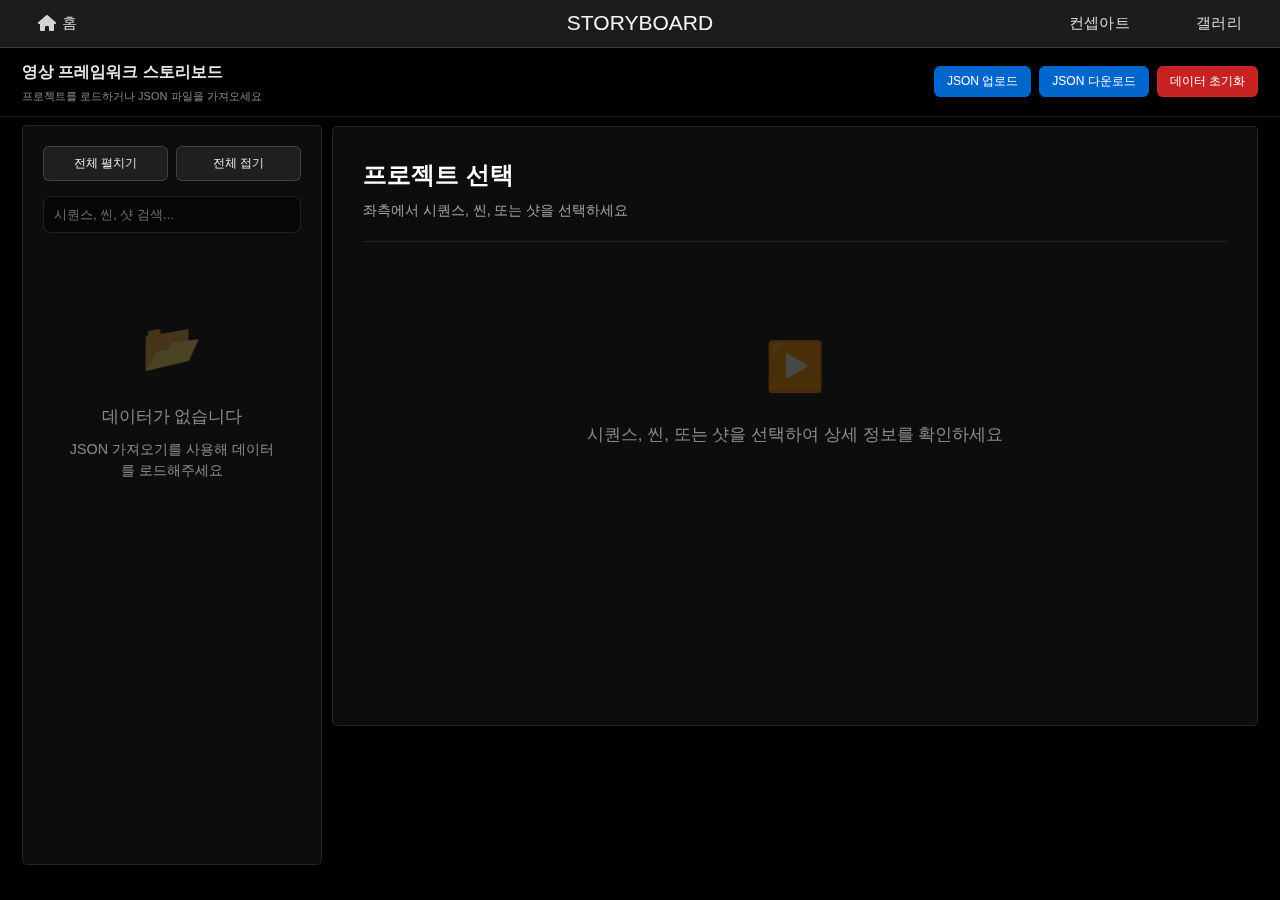
<file: storyboard/index.html>
<!DOCTYPE html>
<html lang="ko">
<head>
    <meta charset="UTF-8">
    <meta name="viewport" content="width=device-width, initial-scale=1.0">
    <title>영상 프레임워크 스토리보드</title>
    
    <!-- Content Security Policy for Google Drive iframe -->
    <meta http-equiv="Content-Security-Policy" content="default-src 'self' 'unsafe-inline' 'unsafe-eval' data: blob: https: http:; frame-src 'self' https://drive.google.com https://*.googleusercontent.com https://docs.google.com; img-src 'self' data: blob: https: http:; media-src 'self' data: blob: https: http:; style-src 'self' 'unsafe-inline' https://cdnjs.cloudflare.com; script-src 'self' 'unsafe-inline' 'unsafe-eval'; font-src 'self' data: https://cdnjs.cloudflare.com;">
    
    <!-- SEO -->
    <meta name="description" content="AI 기반 영상 제작을 위한 종합적인 스토리보드 관리 시스템. 시퀀스, 씬, 샷 단위로 체계적 관리">
    <meta name="keywords" content="AI 영상제작, 스토리보드, Luma, Kling, Veo2, Runway, 영상 프레임워크">
    
    <!-- Open Graph / Facebook -->
    <meta property="og:type" content="website">
    <meta property="og:url" content="https://aifimulty.netlify.app/storyboard">
    <meta property="og:title" content="AIFI 영상 프레임워크 스토리보드">
    <meta property="og:description" content="AI 기반 영상 제작을 위한 종합적인 스토리보드 관리 시스템">
    <meta property="og:image" content="https://aifimulty.netlify.app/og-image.jpg">
    <meta property="og:image:width" content="1200">
    <meta property="og:image:height" content="630">
    <meta property="og:image:alt" content="AIFI 스토리보드">
    
    <!-- Twitter -->
    <meta name="twitter:card" content="summary_large_image">
    <meta name="twitter:url" content="https://aifimulty.netlify.app/storyboard">
    <meta name="twitter:title" content="AIFI 영상 프레임워크 스토리보드">
    <meta name="twitter:description" content="AI 기반 영상 제작을 위한 종합적인 스토리보드 관리 시스템">
    <meta name="twitter:image" content="https://aifimulty.netlify.app/og-image.jpg">
    
    <!-- 파비콘 -->
    <link rel="icon" type="image/x-icon" href="../favicon_io/favicon.ico">
    <link rel="icon" type="image/png" sizes="32x32" href="../favicon_io/favicon-32x32.png">
    <link rel="icon" type="image/png" sizes="16x16" href="../favicon_io/favicon-16x16.png">
    <link rel="apple-touch-icon" sizes="180x180" href="../favicon_io/apple-touch-icon.png">
    <link rel="manifest" href="../favicon_io/site.webmanifest">
    
    <!-- Apple Developer Style CSS -->
    <link rel="stylesheet" href="../apple-developer-style.css">
    <!-- Shot Detail Apple Style CSS -->
    <link rel="stylesheet" href="css/shot-detail-apple.css">
    <!-- Image Display Improvements CSS -->
    <link rel="stylesheet" href="css/image-display-improvements.css">
    
    <!-- Tabler Icons -->
    <script src="../tabler-icons.js"></script>
    
    <style>
        /* Additional styles for storyboard - matching concept art */
        body {
            padding-top: 48px; /* Only nav height, no gap */
        }
        
        /* Storyboard Header - Matching Concept Art Header */
        .storyboard-header {
            background: rgba(0,0,0,0.7);
            backdrop-filter: blur(20px);
            -webkit-backdrop-filter: blur(20px);
            padding: 12px 0;
            border-bottom: 1px solid rgba(255,255,255,0.08);
            position: sticky;
            top: 48px; /* Directly attached to nav */
            z-index: 100;
            margin-top: 0; /* Remove any margin */
        }
        
        .storyboard-header-content {
            max-width: 1440px;
            margin: 0 auto;
            padding: 0 22px;
        }
        
        .storyboard-header-top {
            display: flex;
            justify-content: space-between;
            align-items: center;
        }
        
        .storyboard-header-left {
            display: flex;
            align-items: center;
            gap: 16px;
        }
        
        .storyboard-header-title {
            font-size: 16px;
            font-weight: 600;
            color: rgba(255,255,255,0.9);
            margin: 0;
        }
        
        .storyboard-header-buttons {
            display: flex;
            gap: 8px;
            align-items: center;
        }
        
        .compact-btn {
            padding: 6px 12px;
            font-size: 12px;
            font-weight: 500;
            border-radius: 6px;
            border: 1px solid rgba(255,255,255,0.15);
            background: rgba(255,255,255,0.08);
            color: rgba(255,255,255,0.9);
            cursor: pointer;
            transition: all 0.2s;
            white-space: nowrap;
        }
        
        .compact-btn:hover {
            background: rgba(255,255,255,0.12);
            border-color: rgba(255,255,255,0.25);
        }
        
        .compact-btn-primary {
            background: var(--apple-blue);
            border-color: var(--apple-blue);
            color: white;
        }
        
        .compact-btn-primary:hover {
            background: #0051D5;
            border-color: #0051D5;
        }
        
        .compact-btn-danger {
            background: rgba(220, 38, 38, 0.9);
            border-color: rgba(220, 38, 38, 0.9);
            color: white;
        }
        
        .compact-btn-danger:hover {
            background: rgba(220, 38, 38, 1);
        }
        
        .header-subtitle {
            font-size: 11px;
            color: rgba(255,255,255,0.5);
            margin-top: 4px;
        }
        
        /* Main Layout - Matching Concept Art */
        .storyboard-main-layout {
            display: flex;
            gap: 30px;
            max-width: 1440px;
            margin: 9px auto 30px auto; /* Top margin matches sidebar top position */
            padding: 0 22px;
            overflow-x: hidden;  /* Prevent horizontal scrolling */
            position: relative; /* For sidebar positioning */
            align-items: flex-start; /* Align items at the top */
        }
        
        /* Sidebar - Matching Concept Art */
        .storyboard-sidebar {
            width: 300px;
            position: fixed;
            top: 125px; /* 48px (nav) + 40px (header height) + 52px (extra space) */
            left: calc(50% - 720px + 22px); /* Center aligned with max-width 1440px container */
            z-index: 50;
            height: calc(100vh - 160px);
        }
        
        /* Fallback for smaller screens */
        @media (max-width: 1484px) {
            .storyboard-sidebar {
                left: 22px; /* Use padding value for smaller screens */
            }
        }
        
        /* Mobile responsive - reset to normal flow */
        @media (max-width: 768px) {
            .storyboard-sidebar {
                position: relative;
                width: 100%;
                top: auto;
                left: auto;
                height: auto;
                margin-bottom: 20px;
            }
            
            .storyboard-content {
                margin-left: 0;
            }
            
            .storyboard-main-layout {
                flex-direction: column;
            }
            
            .nav-section {
                height: 400px; /* Fixed height for mobile */
            }
        }
        
        .nav-section {
            background: rgba(255, 255, 255, 0.05);
            border: 1px solid rgba(255, 255, 255, 0.1);
            border-radius: 5px;
            padding: 20px;
            margin-bottom: 20px;
            backdrop-filter: blur(20px);
            -webkit-backdrop-filter: blur(20px);
            height: 100%;  /* Use full height of parent */
            display: flex;
            flex-direction: column;
            overflow: hidden;  /* 컨테이너 밖으로 나가는 것 방지 */
        }
        
        .nav-controls {
            display: flex;
            gap: 8px;
            margin-bottom: 15px;
        }
        
        .nav-controls button {
            flex: 1;
            padding: 8px;
            font-size: 12px;
            background: rgba(255, 255, 255, 0.08);
            border: 1px solid rgba(255, 255, 255, 0.15);
            border-radius: 6px;
            color: rgba(255, 255, 255, 0.9);
            cursor: pointer;
            transition: all 0.2s;
        }
        
        .nav-controls button:hover {
            background: rgba(255, 255, 255, 0.12);
        }
        
        .search-box {
            margin-bottom: 20px;
        }
        
        .search-box input {
            width: 100%;
            padding: 10px;
            background: rgba(0, 0, 0, 0.5);
            border: 1px solid rgba(255, 255, 255, 0.1);
            border-radius: 8px;
            color: white;
            font-size: 13px;
        }
        
        .search-box input:focus {
            outline: none;
            border-color: var(--apple-blue);
            background: rgba(0, 0, 0, 0.7);
        }
        
        .search-box input::placeholder {
            color: rgba(255, 255, 255, 0.4);
        }
        
        /* Navigation Tree */
        .nav-tree {
            flex: 1;  /* 남은 공간 모두 사용 */
            min-height: 0;  /* flexbox에서 overflow 작동을 위해 필요 */
            overflow-y: auto;
        }
        
        .sequence-item {
            margin-bottom: 10px;
        }
        
        .sequence-header {
            padding: 10px;
            background: rgba(255, 255, 255, 0.05);
            border-radius: 8px;
            cursor: pointer;
            transition: all 0.2s;
            display: flex;
            align-items: center;
            gap: 8px;
            color: rgba(255, 255, 255, 0.8);
            font-size: 14px;
            font-weight: 500;
        }
        
        .sequence-header:hover {
            background: rgba(255, 255, 255, 0.1);
        }
        
        .sequence-header.active {
            background: var(--apple-blue);
            color: white;
        }
        
        .toggle-icon {
            font-size: 10px;
            transition: transform 0.2s;
        }
        
        .sequence-header.expanded .toggle-icon {
            transform: rotate(90deg);
        }
        
        .scenes-container {
            margin-left: 20px;
            margin-top: 5px;
            display: block;
        }
        
        .scenes-container.collapsed {
            display: none;
        }
        
        .scene-header {
            padding: 8px 10px;
            cursor: pointer;
            transition: all 0.2s;
            color: rgba(255, 255, 255, 0.7);
            font-size: 13px;
            display: flex;
            align-items: center;
            gap: 8px;
            border-radius: 6px;
        }
        
        .scene-header:hover {
            background: rgba(255, 255, 255, 0.05);
            color: rgba(255, 255, 255, 0.9);
        }
        
        .scene-header.active {
            background: rgba(0, 122, 255, 0.2);
            color: var(--apple-blue);
        }
        
        .shots-container {
            margin-left: 20px;
            margin-top: 5px;
            display: block;
        }
        
        .shots-container.collapsed {
            display: none;
        }
        
        .shot-item {
            padding: 6px 10px;
            cursor: pointer;
            transition: all 0.2s;
            color: rgba(255, 255, 255, 0.6);
            font-size: 12px;
            border-radius: 4px;
        }
        
        .shot-item:hover {
            background: rgba(255, 255, 255, 0.03);
            color: rgba(255, 255, 255, 0.8);
        }
        
        .shot-item.active {
            background: rgba(0, 122, 255, 0.15);
            color: var(--apple-blue);
        }
        
        /* Content Area - Matching Concept Art */
        .storyboard-content {
            flex: 1;
            background: rgba(255, 255, 255, 0.05);
            border: 1px solid rgba(255, 255, 255, 0.1);
            border-radius: 5px;
            padding: 30px;
            backdrop-filter: blur(20px);
            -webkit-backdrop-filter: blur(20px);
            min-height: 600px;
            overflow-x: hidden;  /* Prevent horizontal scrolling */
            overflow-y: auto;
            margin-left: 310px; /* 300px (sidebar width) + 30px (gap) */
            margin-top: 0; /* Remove any top margin */
        }
        
        .content-header {
            margin-bottom: 30px;
            padding-bottom: 20px;
            border-bottom: 1px solid rgba(255, 255, 255, 0.1);
        }
        
        .content-title {
            font-size: 24px;
            font-weight: 600;
            color: white;
            margin: 0 0 8px 0;
        }
        
        .content-subtitle {
            font-size: 14px;
            color: rgba(255, 255, 255, 0.6);
        }
        
        /* Tabs - Matching Concept Art */
        .content-tabs {
            display: flex;
            gap: 10px;
            margin-bottom: 30px;
            border-bottom: 1px solid rgba(255, 255, 255, 0.1);
            padding-bottom: 10px;
        }
        
        .tab-button {
            padding: 10px 20px;
            background: transparent;
            border: none;
            color: rgba(255, 255, 255, 0.6);
            cursor: pointer;
            font-size: 14px;
            font-weight: 500;
            transition: all 0.2s;
            border-radius: 8px;
        }
        
        .tab-button:hover {
            background: rgba(255, 255, 255, 0.05);
            color: rgba(255, 255, 255, 0.9);
        }
        
        .tab-button.active {
            background: rgba(255, 255, 255, 0.1);
            color: white;
        }
        
        .tab-content {
            display: none;
        }
        
        .tab-content.active {
            display: block;
        }
        
        /* Info Tables */
        .info-table {
            width: 100%;
            border-collapse: collapse;
            margin-top: 20px;
        }
        
        .info-table th,
        .info-table td {
            padding: 12px;
            text-align: left;
            border: 1px solid rgba(255, 255, 255, 0.1);
            color: rgba(255, 255, 255, 0.8);
        }
        
        .info-table th {
            background: rgba(255, 255, 255, 0.05);
            font-weight: 600;
            color: white;
            width: 30%;
        }
        
        .info-table tr:hover {
            background: rgba(255, 255, 255, 0.03);
        }
        
        /* Empty State */
        .empty-state {
            text-align: center;
            padding: 60px 20px;
            color: rgba(255, 255, 255, 0.5);
        }
        
        .empty-state-icon {
            font-size: 48px;
            margin-bottom: 20px;
            opacity: 0.5;
        }
        
        /* Message Container */
        .message-container {
            position: fixed;
            top: 80px;
            right: 20px;
            z-index: 1000;
            display: flex;
            flex-direction: column;
            gap: 10px;
        }
        
        .message {
            padding: 12px 20px;
            border-radius: 8px;
            display: flex;
            align-items: center;
            justify-content: space-between;
            min-width: 300px;
            backdrop-filter: blur(20px);
            animation: slideIn 0.3s ease;
        }
        
        @keyframes slideIn {
            from {
                transform: translateX(100%);
                opacity: 0;
            }
            to {
                transform: translateX(0);
                opacity: 1;
            }
        }
        
        .success-message {
            background: rgba(16, 185, 129, 0.2);
            border: 1px solid rgba(16, 185, 129, 0.4);
            color: #10B981;
        }
        
        .error-message {
            background: rgba(239, 68, 68, 0.2);
            border: 1px solid rgba(239, 68, 68, 0.4);
            color: #EF4444;
        }
        
        .close-button {
            margin-left: 15px;
            background: none;
            border: none;
            color: inherit;
            font-size: 20px;
            cursor: pointer;
            opacity: 0.7;
        }
        
        .close-button:hover {
            opacity: 1;
        }
        
        /* Scrollbar styling */
        ::-webkit-scrollbar {
            width: 8px;
            height: 8px;
        }
        
        ::-webkit-scrollbar-track {
            background: rgba(255, 255, 255, 0.05);
            border-radius: 4px;
        }
        
        ::-webkit-scrollbar-thumb {
            background: rgba(255, 255, 255, 0.2);
            border-radius: 4px;
        }
        
        ::-webkit-scrollbar-thumb:hover {
            background: rgba(255, 255, 255, 0.3);
        }
        
        /* Hidden file input */
        .hidden-file-input {
            display: none;
        }
    </style>
    <!-- FontAwesome CDN for free icons -->
    <link rel="stylesheet" href="https://cdnjs.cloudflare.com/ajax/libs/font-awesome/6.0.0/css/all.min.css">
</head>
<body>
    <!-- Navigation Bar -->
    <nav class="apple-nav">
        <div class="nav-content" style="justify-content: space-between;">
            <div style="display: flex; align-items: center; gap: 20px;">
                <a href="../index.html#features" class="nav-link" style="font-weight: 500; display: flex; align-items: center; gap: 6px;">
                    <i class="fas fa-home" style="font-size: 16px;"></i>
                    홈
                </a>
            </div>
            <a href="#" onclick="event.preventDefault(); return false;" class="nav-brand" style="cursor: pointer; position: absolute; left: 50%; transform: translateX(-50%);">STORYBOARD</a>
            <ul class="nav-menu">
                <li><a href="../concept-art/index.html" class="nav-link">컨셉아트</a></li>
                <li><a href="../media-gallery/index.html" class="nav-link" target="_blank">갤러리</a></li>
            </ul>
        </div>
    </nav>
    
    <!-- Storyboard Header -->
    <div class="storyboard-header">
        <div class="storyboard-header-content">
            <div class="storyboard-header-top">
                <div class="storyboard-header-left">
                    <div>
                        <h1 class="storyboard-header-title">영상 프레임워크 스토리보드</h1>
                        <p class="header-subtitle" id="project-info">프로젝트를 로드하거나 JSON 파일을 가져오세요</p>
                    </div>
                </div>
                <div class="storyboard-header-buttons">
                    <button class="compact-btn compact-btn-primary" onclick="document.getElementById('file-input').click()">JSON 업로드</button>
                    <button class="compact-btn compact-btn-primary" onclick="if(window.exportJSON) window.exportJSON()">JSON 다운로드</button>
                    <button class="compact-btn compact-btn-danger" onclick="if(confirm('모든 데이터를 삭제하시겠습니까?')) { if(window.clearAllData) window.clearAllData() }">데이터 초기화</button>
                </div>
            </div>
        </div>
    </div>
    
    <!-- Main Layout -->
    <div class="storyboard-main-layout">
        <!-- Sidebar Navigation -->
        <aside class="storyboard-sidebar">
            <div class="nav-section">
                <div class="nav-controls">
                    <button onclick="if(window.expandAll) window.expandAll()">전체 펼치기</button>
                    <button onclick="if(window.collapseAll) window.collapseAll()">전체 접기</button>
                </div>
                <div class="search-box">
                    <input type="text" id="search-input" placeholder="시퀀스, 씬, 샷 검색..." />
                </div>
                <div class="nav-tree" id="navigation-content">
                    <div class="empty-state">
                        <div class="empty-state-icon">📁</div>
                        <div>데이터가 없습니다</div>
                        <div style="font-size: 12px; margin-top: 10px;">JSON 파일을 가져오세요</div>
                    </div>
                </div>
            </div>
        </aside>
        
        <!-- Content Area -->
        <main class="storyboard-content">
            <div class="content-header">
                <h2 class="content-title" id="content-title">프로젝트 선택</h2>
                <p class="content-subtitle" id="content-subtitle">좌측에서 시퀀스, 씬, 또는 샷을 선택하세요</p>
            </div>
            
            <div id="content-area">
                <div class="empty-state">
                    <div class="empty-state-icon">🎬</div>
                    <div>시퀀스, 씬, 또는 샷을 선택하여 상세 정보를 확인하세요</div>
                </div>
            </div>
        </main>
    </div>
    
    <!-- Message Container -->
    <div id="message-container" class="message-container"></div>
    
    <!-- Hidden File Input -->
    <input type="file" id="file-input" class="hidden-file-input" accept=".json">
    
    <!-- Image Display Modal -->
    <div id="imageDisplayModal" style="display: none; position: fixed; z-index: 2000; left: 0; top: 0; width: 100%; height: 100%; background: rgba(0, 0, 0, 0.9); align-items: center; justify-content: center;">
        <span class="image-modal-close" onclick="closeImageModal(event)" style="position: absolute; top: 20px; right: 40px; color: white; font-size: 40px; font-weight: 300; cursor: pointer;">&times;</span>
        <img id="modalImageContent" style="max-width: 90%; max-height: 90%; border-radius: 8px;">
    </div>
    
    <!-- Prompt Edit Modal -->
    <div id="prompt-edit-modal" style="display: none;">
        <!-- Prompt edit modal content will be dynamically generated -->
    </div>
    
    <!-- Scripts -->
    <!-- 리팩토링된 모듈들 - 임시 비활성화 (app.js와 중복되어 에러 발생) -->
    <!-- 
    <script src="js/modules/app-config.js?v=1.4"></script>
    <script src="js/modules/app-utils.js?v=1.4"></script>
    <script src="js/modules/data/storage.js?v=1.4"></script>
    <script src="js/modules/data/import-export.js?v=1.4"></script>
    <script src="js/modules/ui/navigation.js?v=1.4"></script>
    <script src="js/modules/ui/content-display.js?v=1.4"></script>
    <script src="js/modules/stage/stage-converter.js?v=1.4"></script>
    <script src="js/modules/events/event-handlers.js?v=1.4"></script>
    -->
    
    <!-- 기존 스크립트들 -->
    <script src="js/storyboard-functions.js?v=1.1"></script>
    <script src="js/app.js?v=1.4"></script>
    <script src="js/shot-ui-improvements.js?v=1.1"></script>
</body>
</html>
</file>
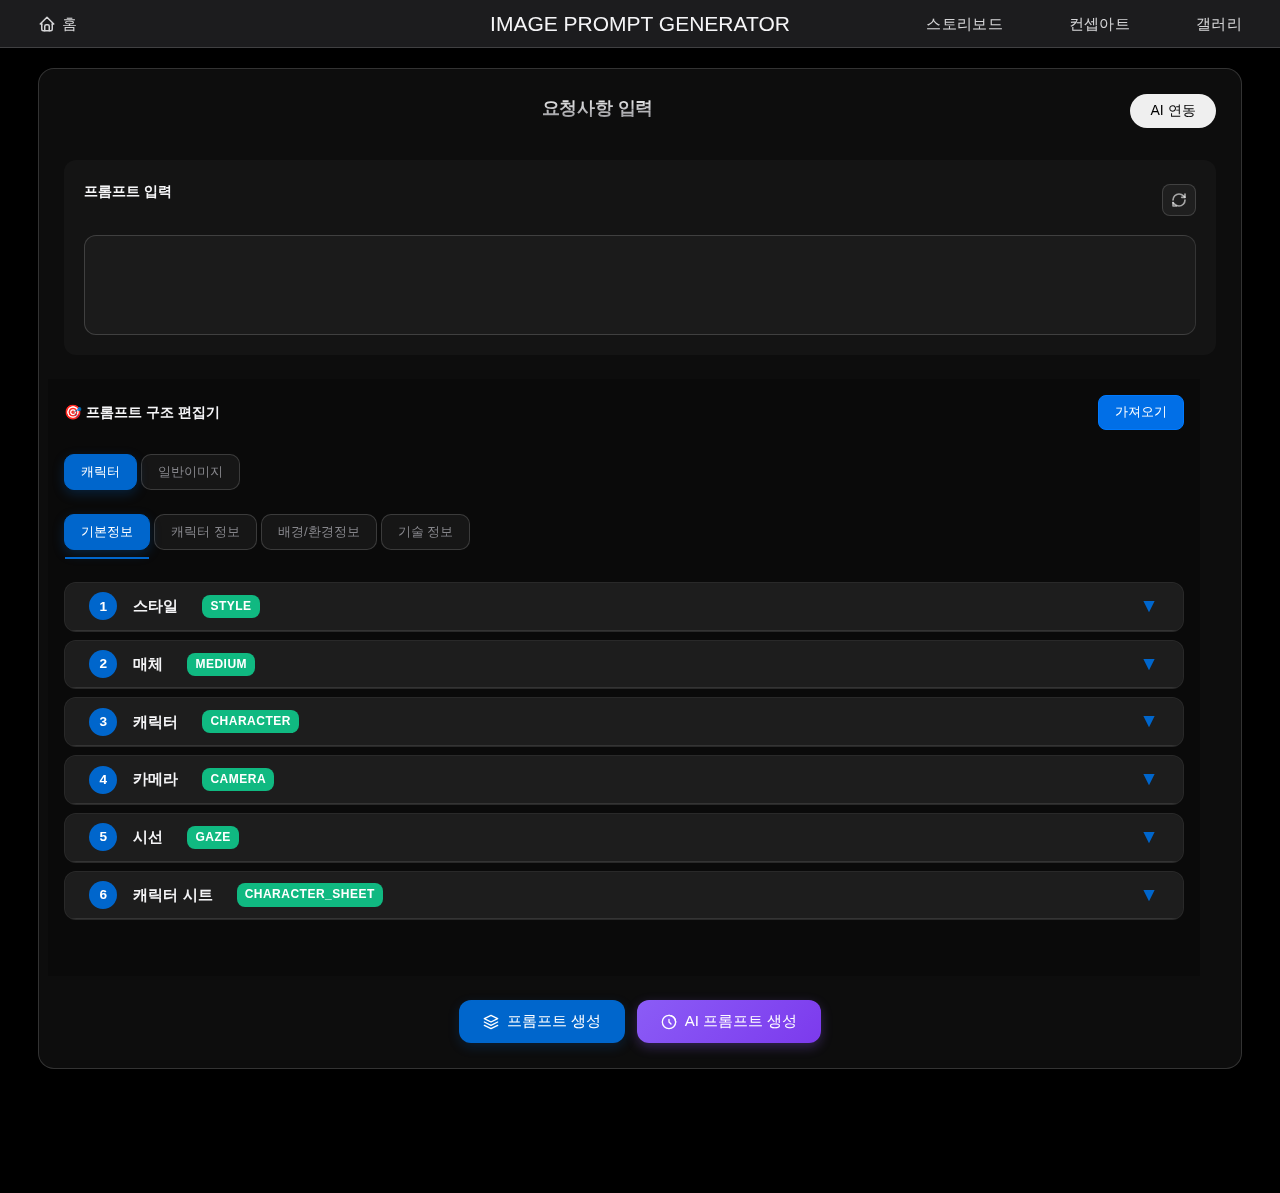
<file: prompt-builder.html>
<!DOCTYPE html>
<html lang="ko">
<head>
    <meta charset="UTF-8">
    <meta name="viewport" content="width=device-width, initial-scale=1.0">
    <title>AI 프롬프트 빌더 - AIFI</title>
    
    <!-- 기존 CSS 먼저 로드 -->
    <link rel="stylesheet" href="assets/css/core.css">
    
    <!-- Apple Developer Style CSS - core.css 오버라이드 -->
    <link rel="stylesheet" href="apple-developer-style.css">
    
    <!-- SEO -->
    <meta name="description" content="AI 이미지 생성을 위한 프롬프트 제작 도구">
    <meta name="keywords" content="AI 이미지생성, 프롬프트, Midjourney, DALL-E, Stable Diffusion">
    
    <!-- 파비콘 -->
    <link rel="icon" type="image/x-icon" href="favicon_io/favicon.ico">
    <link rel="icon" type="image/png" sizes="32x32" href="favicon_io/favicon-32x32.png">
    <link rel="icon" type="image/png" sizes="16x16" href="favicon_io/favicon-16x16.png">
    <link rel="apple-touch-icon" sizes="180x180" href="favicon_io/apple-touch-icon.png">
    <link rel="manifest" href="favicon_io/site.webmanifest">
    
    <style>
        /* Apple Style Custom Overrides for Prompt Builder */
        
        /* Apple Style Variables Override - Important */
        :root {
            --apple-blue: #0066CC !important;
            --apple-blue-hover: #0055B3 !important;
            --apple-blue-dark: #004499 !important;
            --apple-blue-gradient: linear-gradient(135deg, #0066CC, #004499) !important;
            --dark-bg: #000000 !important;
            --dark-nav: #1d1d1f !important;
            --dark-card: #1d1d1f !important;
            --dark-card-hover: #2d2d30 !important;
            --dark-text: #f5f5f7 !important;
            --dark-text-secondary: #86868b !important;
            --dark-border: rgba(255, 255, 255, 0.16) !important;
            --overlay-light: rgba(255, 255, 255, 0.04) !important;
            --overlay-medium: rgba(255, 255, 255, 0.08) !important;
            --overlay-heavy: rgba(255, 255, 255, 0.12) !important;
            
            /* Override core.css variables */
            --bg-primary: #000000 !important;
            --bg-secondary: #1d1d1f !important;
            --bg-card: rgba(255, 255, 255, 0.05) !important;
            --text-primary: #f5f5f7 !important;
            --text-secondary: #86868b !important;
            --accent-purple: #0066CC !important;
            --primary-gradient: var(--apple-blue-gradient) !important;
        }
        
        body {
            font-family: -apple-system, BlinkMacSystemFont, 'SF Pro Text', 'Helvetica Neue', sans-serif !important;
            background: #000000 !important;
            color: #f5f5f7 !important;
            -webkit-font-smoothing: antialiased;
            -moz-osx-font-smoothing: grayscale;
            padding-top: 48px !important; /* 네비게이션 바 높이만큼 패딩 추가 */
        }
        
        /* Override gradient mesh background */
        .gradient-mesh-bg {
            display: none !important;
        }
        
        /* Tab Buttons Apple Style */
        .tab-buttons, .sub-tab-buttons, .structure-tab-buttons {
            background: transparent !important;
            border: none !important;
            gap: 4px !important;
        }
        
        .tab-button, .sub-tab-button, .structure-tab-button {
            background: rgba(255, 255, 255, 0.05) !important;
            border: 1px solid var(--dark-border) !important;
            color: var(--dark-text-secondary) !important;
            padding: 8px 16px !important;
            border-radius: 10px !important;
            font-size: 13px !important;
            font-weight: 500 !important;
            font-family: -apple-system, BlinkMacSystemFont, 'SF Pro Text', sans-serif !important;
            transition: all 0.3s cubic-bezier(0.4, 0, 0.2, 1) !important;
        }
        
        .tab-button:hover, .sub-tab-button:hover, .structure-tab-button:hover {
            background: rgba(255, 255, 255, 0.08) !important;
            color: var(--dark-text) !important;
            transform: translateY(-1px) !important;
        }
        
        .tab-button.active, .sub-tab-button.active, .structure-tab-button.active {
            background: var(--apple-blue) !important;
            color: white !important;
            border-color: var(--apple-blue) !important;
            box-shadow: 0 4px 12px rgba(0, 102, 204, 0.25) !important;
        }
        
        /* Prompt Cards Apple Style */
        .prompt-card {
            background: rgba(255, 255, 255, 0.05) !important;
            border: 1px solid var(--dark-border) !important;
            border-radius: 12px !important;
            backdrop-filter: blur(10px) !important;
            -webkit-backdrop-filter: blur(10px) !important;
        }
        
        .prompt-card:hover {
            background: rgba(255, 255, 255, 0.08) !important;
            border-color: var(--apple-blue) !important;
            transform: translateY(-2px) !important;
            box-shadow: 0 4px 12px rgba(0, 102, 204, 0.2) !important;
        }
        
        .prompt-card-title {
            color: var(--apple-blue) !important;
            font-family: -apple-system, BlinkMacSystemFont, 'SF Pro Text', sans-serif !important;
        }
        
        .prompt-card-content {
            color: var(--dark-text-secondary) !important;
            font-family: -apple-system, BlinkMacSystemFont, 'SF Pro Text', sans-serif !important;
        }
        
        /* Prompt Preview Section */
        .prompt-preview-section {
            background: rgba(255, 255, 255, 0.03) !important;
            border-radius: 12px !important;
            padding: 20px !important;
        }
        
        .prompt-preview {
            background: rgba(0, 0, 0, 0.3) !important;
            border: 1px solid var(--dark-border) !important;
            border-radius: 12px !important;
            color: var(--dark-text) !important;
            font-family: -apple-system, BlinkMacSystemFont, 'SF Pro Text', sans-serif !important;
            backdrop-filter: blur(10px) !important;
            -webkit-backdrop-filter: blur(10px) !important;
        }
        
        /* 큰 팝업 숨기기 - 외부 CSS 오버라이드 */
        .popup, .modal, .overlay, .dialog, .popup-overlay, .modal-backdrop {
            display: none !important;
        }
        
        /* API 모달만 예외 처리 */
        #api-modal.modal-overlay {
            display: none;
            opacity: 0;
            visibility: hidden;
            transition: opacity 0.3s ease, visibility 0.3s ease;
        }
        
        #api-modal.modal-overlay.show {
            display: flex !important;
            opacity: 1 !important;
            visibility: visible !important;
        }
        
        /* 토스트는 기본적으로 숨김 */
        #toast.toast {
            display: none;
        }
        
        #toast.toast.show {
            display: flex !important;
            opacity: 1 !important;
            transform: translateX(0) !important;
        }
        
        /* 페이지 특화 스타일 */
        .main-container {
            max-width: 1800px;
            margin: 0 auto;
            padding: var(--space-lg);
            padding-top: 20px;
            padding-bottom: 100px; /* 하단 드롭다운을 위한 여백 */
            position: relative;
            z-index: 1;
        }
        
        /* PC에서 적절한 컨텐츠 너비 유지 */
        @media (min-width: 1200px) {
            .main-container {
                padding-left: 3%;
                padding-right: 3%;
            }
        }

        .section {
            background: rgba(255, 255, 255, 0.05);
            border: 1px solid var(--dark-border);
            border-radius: 16px;
            padding: 25px;
            margin-bottom: 24px;
            position: relative;
            overflow: visible;
            backdrop-filter: blur(20px);
            -webkit-backdrop-filter: blur(20px);
            transition: all 0.3s ease;
        }
        
        .section:hover {
            background: rgba(255, 255, 255, 0.08);
            transform: translateY(-2px);
            box-shadow: 0 8px 24px rgba(0, 122, 255, 0.1);
        }

        .section::before {
            content: '';
            position: absolute;
            top: 0;
            left: 0;
            right: 0;
            height: 2px;
            background: var(--apple-blue-gradient);
            border-radius: 16px 16px 0 0;
            opacity: 0;
            display: none;
        }

        .section-header {
            margin-bottom: var(--space-sm);
            display: flex;
            justify-content: space-between;
            align-items: flex-start;
        }

        .section-header-left {
            flex: 1;
        }

        .section-title {
            font-size: 18px;
            font-weight: 600;
            color: var(--dark-text);
            margin-bottom: 4px;
            font-family: -apple-system, BlinkMacSystemFont, 'SF Pro Display', sans-serif;
            letter-spacing: -0.01em;
        }

        .section-subtitle {
            font-size: 13px;
            color: var(--dark-text-secondary);
            font-weight: 400;
            font-family: -apple-system, BlinkMacSystemFont, 'SF Pro Text', sans-serif;
        }

        /* 입력 영역 스타일 */
        .input-area {
            display: block;
            margin-bottom: var(--space-md);
        }
        

        .input-section {
            background: rgba(255, 255, 255, 0.03);
            border: 1px solid rgba(255, 255, 255, 0.1);
            border-radius: var(--radius-sm);
            padding: var(--space-sm);
            transition: all var(--transition-base);
        }

        .input-section:hover {
            border-color: rgba(168, 85, 247, 0.5);
            box-shadow: 0 0 15px rgba(168, 85, 247, 0.1);
        }

        .input-section h3 {
            font-size: 0.9rem;
            font-weight: 600;
            margin-bottom: var(--space-sm);
            color: var(--text-primary);
            word-break: keep-all;
            white-space: normal;
        }

        .text-input {
            width: 100%;
            background: rgba(0, 0, 0, 0.3);
            border: 1px solid var(--dark-border);
            border-radius: 12px;
            padding: 12px 16px;
            color: var(--dark-text);
            font-family: -apple-system, BlinkMacSystemFont, 'SF Pro Text', sans-serif;
            font-size: 14px;
            resize: vertical;
            min-height: 150px;
            transition: all 0.3s cubic-bezier(0.4, 0, 0.2, 1);
            backdrop-filter: blur(10px);
            -webkit-backdrop-filter: blur(10px);
        }

        .text-input:focus {
            outline: none;
            border-color: var(--apple-blue);
            background: rgba(0, 0, 0, 0.4);
            box-shadow: 0 0 0 3px rgba(0, 102, 204, 0.15);
        }


        /* 이미지 프리뷰 */
        .image-preview {
            width: 100%;
            max-height: 200px;
            object-fit: contain;
            border-radius: var(--radius-sm);
            margin-top: var(--space-sm);
        }

        .remove-image-btn {
            position: absolute;
            top: var(--space-xs);
            right: var(--space-xs);
            background: rgba(239, 68, 68, 0.9);
            color: white;
            border: none;
            border-radius: var(--radius-full);
            width: 24px;
            height: 24px;
            display: flex;
            align-items: center;
            justify-content: center;
            cursor: pointer;
            font-size: 0.9rem;
            transition: all var(--transition-base);
        }

        .remove-image-btn:hover {
            background: rgba(239, 68, 68, 1);
            transform: scale(1.1);
        }

        /* 버튼 그룹 */
        .button-group {
            display: flex;
            gap: var(--space-sm);
            justify-content: flex-end;
            flex-wrap: wrap;
        }

        .btn {
            padding: 8px 20px;
            border: none;
            border-radius: 20px;
            font-family: -apple-system, BlinkMacSystemFont, 'SF Pro Text', sans-serif;
            font-weight: 500;
            font-size: 14px;
            cursor: pointer;
            transition: all 0.3s cubic-bezier(0.4, 0, 0.2, 1);
            display: inline-flex;
            align-items: center;
            gap: 8px;
            position: relative;
            overflow: hidden;
        }
        
        .btn::before {
            content: '';
            position: absolute;
            inset: 0;
            background: linear-gradient(180deg, rgba(255,255,255,0.1) 0%, rgba(255,255,255,0) 100%);
            opacity: 0;
            transition: opacity 0.3s;
        }
        
        .btn:hover::before {
            opacity: 1;
        }

        .btn-primary {
            background: var(--apple-blue);
            color: white;
            box-shadow: 0 4px 12px rgba(0, 102, 204, 0.25);
        }

        .btn-primary:hover {
            background: var(--apple-blue-hover);
            transform: translateY(-1px);
            box-shadow: 0 6px 20px rgba(0, 102, 204, 0.35);
        }

        .btn-secondary {
            background: rgba(255, 255, 255, 0.08);
            color: var(--dark-text);
            border: 1px solid var(--dark-border);
            backdrop-filter: blur(10px);
            -webkit-backdrop-filter: blur(10px);
        }

        .btn-secondary:hover {
            background: rgba(255, 255, 255, 0.12);
            border-color: rgba(255, 255, 255, 0.25);
            transform: translateY(-1px);
        }

        .btn-export {
            background: var(--accent-gradient);
            color: white;
            box-shadow: 0 4px 12px rgba(245, 158, 11, 0.3);
        }

        .btn-export:hover {
            transform: translateY(-2px);
            box-shadow: 0 6px 20px rgba(245, 158, 11, 0.4);
        }

        /* 생성된 프롬프트 영역 */
        .output-section {
            background: rgba(255, 255, 255, 0.05);
            border: 1px solid rgba(255, 255, 255, 0.2);
            border-radius: var(--radius-sm);
            padding: var(--space-md);
            margin-top: var(--space-md);
            display: none;
        }

        .output-section.active {
            display: block;
        }

        .output-text {
            background: rgba(0, 0, 0, 0.3);
            border: 1px solid rgba(255, 255, 255, 0.1);
            border-radius: var(--radius-sm);
            padding: var(--space-sm);
            color: var(--text-primary);
            font-family: 'Paperlogy', monospace;
            font-size: 0.85rem;
            line-height: 1.5;
            white-space: pre-wrap;
            word-break: break-word;
        }

        .copy-btn {
            margin-top: var(--space-sm);
            background: var(--secondary-gradient);
            color: white;
        }

        .copy-btn:hover {
            transform: translateY(-2px);
            box-shadow: 0 6px 20px rgba(139, 92, 246, 0.4);
        }

        /* 프롬프트 새로고침 버튼 스타일 */
        .prompt-clear-btn {
            background: rgba(255, 255, 255, 0.05);
            border: 1px solid rgba(255, 255, 255, 0.15);
            color: rgba(255, 255, 255, 0.6);
            padding: 6px 8px;
            border-radius: 8px;
            cursor: pointer;
            transition: all 0.3s ease;
            display: flex;
            align-items: center;
            justify-content: center;
            min-width: 32px;
            height: 32px;
            position: relative;
            overflow: hidden;
        }

        .prompt-clear-btn:hover {
            background: rgba(168, 85, 247, 0.15);
            border-color: rgba(168, 85, 247, 0.4);
            color: rgba(168, 85, 247, 0.9);
            transform: rotate(180deg);
        }

        .prompt-clear-btn:active {
            transform: rotate(180deg) scale(0.9);
        }

        .prompt-clear-btn svg {
            transition: transform 0.3s ease;
        }

        .prompt-clear-btn::before {
            content: '';
            position: absolute;
            top: 50%;
            left: 50%;
            width: 0;
            height: 0;
            border-radius: 50%;
            background: rgba(168, 85, 247, 0.3);
            transform: translate(-50%, -50%);
            transition: width 0.4s ease, height 0.4s ease;
        }

        .prompt-clear-btn:hover::before {
            width: 40px;
            height: 40px;
        }

        /* 프롬프트 입력 영역 */
        .prompt-preview-section {
            margin-top: var(--space-lg);
            margin-bottom: var(--space-md);
        }
        
        /* 프롬프트 카드 섹션 전체 너비 보장 */
        #prompt-cards-section {
            width: 100%;
            /* 드롭다운이 화면 하단에 닿아도 여유 공간 확보 */
            padding-bottom: calc(var(--space-xl, 48px));
        }
        
        #prompt-cards-grid {
            width: 100%;
        }

        .preview-title {
            font-size: 0.9rem;
            font-weight: 600;
            color: var(--text-primary);
            margin-bottom: var(--space-sm);
            display: flex;
            align-items: center;
            gap: var(--space-xs);
        }

        .prompt-preview {
            background: rgba(255, 255, 255, 0.03);
            border: 1px solid rgba(255, 255, 255, 0.1);
            border-radius: var(--radius-sm);
            padding: var(--space-md);
            min-height: 80px;
            font-family: 'Paperlogy', monospace;
            font-size: 0.85rem;
            line-height: 1.5;
            color: var(--text-primary);
            transition: all var(--transition-base);
        }

        .prompt-preview:hover {
            border-color: rgba(168, 85, 247, 0.3);
            background: rgba(255, 255, 255, 0.05);
        }

        .preview-placeholder {
            color: var(--text-tertiary);
            font-style: italic;
            margin: 0;
        }

        .prompt-preview.has-content {
            color: var(--text-primary);
            font-style: normal;
        }

        /* 프롬프트 입력 가능 스타일 */
        .prompt-preview[contenteditable="true"] {
            cursor: text;
            outline: none;
            min-height: 100px;
        }
        .prompt-preview:focus {
            border-color: rgba(168, 85, 247, 0.5);
            background: rgba(255, 255, 255, 0.06);
        }

        /* 구조 편집기 탭 스타일 */
        .structure-tabs {
            margin-bottom: var(--space-md);
        }
        
        .structure-tab-buttons { 
            display: flex; 
            gap: var(--space-xs); 
            margin-bottom: var(--space-xs); 
        }
        
        .structure-tab-button {
            background: transparent;
            border: 1px solid rgba(255, 255, 255, 0.15);
            color: var(--text-primary);
            padding: 8px 16px;
            border-radius: var(--radius-sm);
            font-size: 0.85rem;
            font-weight: 500;
            cursor: pointer;
            transition: all var(--transition-base);
        }
        
        .structure-tab-button:hover { 
            border-color: rgba(168, 85, 247, 0.35); 
            background: rgba(168, 85, 247, 0.05);
        }
        
        .structure-tab-button.active {
            background: rgba(168, 85, 247, 0.15);
            border-color: rgba(168, 85, 247, 0.35);
            color: white;
        }
        
        /* 구조 편집기 섹션 스타일 */
        .structure-section {
            background: rgba(255, 255, 255, 0.03);
            border: 1px solid rgba(255, 255, 255, 0.1);
            border-radius: var(--radius-sm);
            padding: var(--space-md);
            margin-bottom: var(--space-sm);
        }
        
        .structure-section-title {
            font-size: 0.9rem;
            font-weight: 600;
            color: var(--accent-purple);
            margin-bottom: var(--space-sm);
            text-transform: uppercase;
            letter-spacing: 0.5px;
        }
        
        /* 캐릭터 컨테이너 스타일 */
        .character-container {
            width: 100% !important;
            display: flex;
            flex-direction: column;
            max-width: none !important;
        }
        /* 일반이미지 컨테이너도 동일 스타일 적용 */
        .general-container {
            width: 100% !important;
            display: flex;
            flex-direction: column;
            max-width: none !important;
        }
        
        /* 캐릭터 하위 탭 스타일 */
        .character-sub-tabs {
            margin-bottom: var(--space-md);
            width: 100%;
        }
        
        .sub-tab-buttons {
            display: flex;
            gap: var(--space-xs);
            border-bottom: 2px solid rgba(255, 255, 255, 0.1);
            padding-bottom: var(--space-xs);
            width: 100%;
        }
        
        .sub-tab-button {
            background: transparent;
            border: none;
            color: var(--text-secondary);
            padding: 8px 20px;
            font-size: 0.85rem;
            font-weight: 500;
            cursor: pointer;
            transition: all var(--transition-base);
            position: relative;
        }
        
        .sub-tab-button:hover {
            color: var(--text-primary);
        }
        
        .sub-tab-button.active {
            color: var(--accent-purple);
        }
        
        .sub-tab-button.active::after {
            content: '';
            position: absolute;
            bottom: -10px;
            left: 0;
            right: 0;
            height: 2px;
            background: var(--accent-purple);
        }
        
        /* 하위 탭 컨텐츠 스타일 */
        .sub-tab-contents {
            min-height: 0; /* 콘텐츠 높이에 맞춰 자동 */
            width: 100%;
            padding-bottom: 0; /* 캐릭터 시트 하단과 바로 맞닿도록 */
        }
        
        .sub-tab-content {
            display: none;
            width: 100%;
            position: relative;
        }
        
        .sub-tab-content.active {
            display: block;
        }
        
        /* 캐릭터 테이블 스타일 */
        .character-table {
            width: 100%;
            border-collapse: collapse;
        }
        
        .character-row {
            border-bottom: 1px solid rgba(255, 255, 255, 0.1);
            transition: all var(--transition-base);
        }
        
        .character-row:hover {
            background: rgba(255, 255, 255, 0.02);
        }
        
        .character-row td {
            padding: var(--space-sm) var(--space-md);
            vertical-align: middle;
        }
        
        .style-column {
            background: linear-gradient(135deg, #667eea 0%, #764ba2 100%);
            color: white;
            font-weight: bold;
            width: 150px;
            text-align: center;
            font-size: 0.85rem;
            white-space: nowrap;
            padding: var(--space-sm) var(--space-md);
        }
        
        .item-number {
            color: var(--text-tertiary);
            font-size: 0.85rem;
            min-width: 40px;
            font-weight: 500;
            text-align: center;
        }
        
        .item-key {
            color: var(--accent-purple);
            font-size: 0.9rem;
            font-weight: 600;
            text-transform: uppercase;
            letter-spacing: 0.5px;
            min-width: 150px;
        }
        
        .item-input {
            width: 100%;
            background: rgba(255, 255, 255, 0.05);
            border: 1px solid rgba(255, 255, 255, 0.2);
            border-radius: var(--radius-sm);
            padding: 8px 12px;
            color: var(--text-primary);
            font-family: 'Paperlogy', sans-serif;
            font-size: 0.85rem;
            transition: all var(--transition-base);
        }
        
        .item-input.change-request {
            background-color: rgba(255, 255, 255, 0.03);
        }
        
        .item-input.change-applied {
            background-color: rgba(240, 248, 255, 0.05);
        }
        
        /* 드롭다운 스타일 */
        .dropdown-container {
            margin-bottom: 8px;
            background: rgba(255, 255, 255, 0.03);
            border: 1px solid rgba(255, 255, 255, 0.1);
            border-radius: var(--radius-md);
            overflow: hidden;
            transition: all var(--transition-base);
            position: relative;
        }
        
        .dropdown-container.active {
            overflow: visible;
        }
        
        .dropdown-container:hover {
            border-color: rgba(168, 85, 247, 0.3);
            box-shadow: 0 4px 20px rgba(168, 85, 247, 0.1);
        }
        
        .dropdown-container.active {
            border-color: var(--accent-purple);
            box-shadow: 0 6px 24px rgba(168, 85, 247, 0.2);
        }
        
        .dropdown-header {
            display: flex;
            align-items: center;
            justify-content: space-between;
            padding: 8px var(--space-md);
            background: rgba(255, 255, 255, 0.05);
            color: var(--text-primary);
            cursor: pointer;
            transition: all var(--transition-base);
            border-bottom: 1px solid rgba(255, 255, 255, 0.1);
        }
        
        .dropdown-header:hover {
            background: rgba(168, 85, 247, 0.1);
            border-bottom-color: var(--accent-purple);
        }
        
        .dropdown-title {
            display: flex;
            align-items: center;
            gap: var(--space-sm);
            font-weight: 600;
            font-size: 0.95rem;
        }
        
        .dropdown-number {
            display: inline-flex;
            align-items: center;
            justify-content: center;
            width: 28px;
            height: 28px;
            background: var(--accent-purple);
            color: white;
            border-radius: var(--radius-full);
            font-size: 0.85rem;
            font-weight: 700;
            transition: all var(--transition-base);
        }
        
        .dropdown-container:hover .dropdown-number {
            background: linear-gradient(135deg, #667eea 0%, #764ba2 100%);
            transform: scale(1.1);
        }
        
        .dropdown-arrow {
            transition: transform var(--transition-base);
            font-size: 1.2rem;
            color: var(--accent-purple);
        }
        
        .dropdown-container:hover .dropdown-arrow {
            color: var(--text-primary);
        }
        
        .dropdown-english-label {
            display: inline-block;
            background: var(--accent-green);
            color: white;
            padding: 2px 8px;
            border-radius: var(--radius-sm);
            font-size: 0.75rem;
            font-weight: 600;
            margin-left: var(--space-xs);
            letter-spacing: 0.5px;
            text-transform: uppercase;
        }
        
        .dropdown-container:hover .dropdown-english-label {
            background: linear-gradient(135deg, #10b981 0%, #059669 100%);
            box-shadow: 0 2px 8px rgba(16, 185, 129, 0.3);
        }
        
        /* Select-Input 하이브리드 스타일 */
        .select-input-wrapper {
            position: relative;
            width: 100%;
        }
        
        .dropdown-field-input.with-select {
            padding-right: 35px;
        }
        
        .dropdown-toggle-btn {
            position: absolute;
            right: 1px;
            top: 1px;
            bottom: 1px;
            width: 30px;
            background: var(--accent-purple);
            border: none;
            border-radius: 0 var(--radius-sm) var(--radius-sm) 0;
            color: white;
            cursor: pointer;
            display: flex;
            align-items: center;
            justify-content: center;
            transition: all var(--transition-base);
        }
        
        .dropdown-toggle-btn:hover {
            background: linear-gradient(135deg, #667eea 0%, #764ba2 100%);
        }
        
        .dropdown-icon {
            font-size: 0.8rem;
            transition: transform var(--transition-base);
        }
        
        .dropdown-toggle-btn.active .dropdown-icon {
            transform: rotate(180deg);
        }
        
        .style-options-dropdown {
            position: absolute;
            top: calc(100% + 4px);
            left: 0;
            right: 0;
            background: rgba(29, 29, 31, 0.98);
            backdrop-filter: saturate(180%) blur(20px);
            -webkit-backdrop-filter: saturate(180%) blur(20px);
            border: 1px solid var(--dark-border);
            border-radius: 12px;
            box-shadow: 0 10px 40px rgba(0, 0, 0, 0.5), 0 0 0 1px rgba(255, 255, 255, 0.08) inset;
            z-index: 10000;
            max-height: 340px;
            overflow: auto;
            display: flex;
            flex-direction: column;
            pointer-events: auto;
        }
        
        .style-options-search {
            padding: var(--space-sm);
            border-bottom: 1px solid rgba(255, 255, 255, 0.1);
            background: rgba(0, 0, 0, 0.2);
        }
        
        .style-options-search input {
            width: 100%;
            padding: 6px 10px;
            background: rgba(255, 255, 255, 0.05);
            border: 1px solid rgba(255, 255, 255, 0.2);
            border-radius: var(--radius-sm);
            color: var(--text-primary);
            font-size: 0.8rem;
        }
        
        .style-options-list {
            overflow-y: auto;
            max-height: 250px;
            background: rgba(20, 20, 25, 0.6);
        }
        
        .style-option {
            padding: 10px 14px;
            cursor: pointer;
            transition: all 0.3s cubic-bezier(0.4, 0, 0.2, 1);
            font-size: 13px;
            color: var(--dark-text-secondary);
            position: relative;
            font-family: -apple-system, BlinkMacSystemFont, 'SF Pro Text', sans-serif;
        }
        
        .style-option:hover {
            background: rgba(0, 102, 204, 0.1);
            color: var(--dark-text);
            padding-left: 18px;
        }
        
        .style-option.selected {
            background: rgba(0, 102, 204, 0.15);
            color: var(--apple-blue);
            font-weight: 500;
            position: relative;
            padding-right: 35px;
        }
        
        .style-option.selected::after {
            content: '✓';
            position: absolute;
            right: 12px;
            top: 50%;
            transform: translateY(-50%);
            color: var(--apple-blue);
            font-size: 14px;
        }
        
        .style-option.focused {
            background: rgba(168, 85, 247, 0.15);
            color: var(--text-primary);
            outline: 2px solid var(--accent-purple);
            outline-offset: -2px;
        }
        
        .style-option.hidden {
            display: none;
        }
        
        .dropdown-container.active .dropdown-arrow {
            transform: rotate(180deg);
        }
        
        .dropdown-content {
            max-height: 0;
            overflow: hidden;
            transition: max-height 0.25s ease-out;
            background: rgba(255, 255, 255, 0.02);
            position: relative;
        }
        
        .dropdown-container.active .dropdown-content {
            max-height: 420px;
            overflow: visible;
        }
        
        .dropdown-fields {
            padding: var(--space-md);
            display: grid;
            grid-template-columns: repeat(3, 1fr);
            gap: var(--space-md);
            position: relative;
        }
        
        .dropdown-field {
            display: flex;
            flex-direction: column;
            gap: var(--space-xs);
            position: relative;
        }
        
        
        .field-action-buttons {
            display: flex;
            gap: 6px;
            flex-shrink: 0;
        }
        
        .btn-field-action {
            padding: 5px 10px;
            font-size: 11px;
            border: none;
            border-radius: 10px;
            cursor: pointer;
            transition: all 0.3s cubic-bezier(0.4, 0, 0.2, 1);
            font-weight: 500;
            white-space: nowrap;
            font-family: -apple-system, BlinkMacSystemFont, 'SF Pro Text', sans-serif;
        }
        
        .btn-save {
            background: #30d158;
            color: white;
        }
        
        .btn-save:hover {
            background: #28a745;
            transform: translateY(-1px);
            box-shadow: 0 3px 10px rgba(48, 209, 88, 0.3);
        }
        
        .btn-ai-save {
            background: var(--apple-blue);
            color: white;
        }
        
        .btn-ai-save:hover {
            background: var(--apple-blue-hover);
            transform: translateY(-1px);
            box-shadow: 0 3px 10px rgba(0, 102, 204, 0.3);
        }
        
        .dropdown-field-label {
            font-size: 0.8rem;
            color: var(--text-secondary);
            font-weight: 500;
            text-transform: uppercase;
            letter-spacing: 0.5px;
            margin-bottom: var(--space-xs);
            display: block;
            line-height: 20px;
            min-height: 20px;
        }
        
        .dropdown-field-label-with-buttons {
            display: flex;
            justify-content: space-between;
            align-items: center;
            margin-bottom: var(--space-xs);
            height: 20px; /* 라벨 영역 높이 고정 */
        }
        
        .dropdown-field-label-with-buttons .dropdown-field-label {
            margin-bottom: 0;
        }
        
        .dropdown-field-input {
            width: 100%;
            background: rgba(0, 0, 0, 0.3);
            border: 1px solid var(--dark-border);
            border-radius: 10px;
            padding: 10px 14px;
            color: var(--dark-text);
            font-family: -apple-system, BlinkMacSystemFont, 'SF Pro Text', sans-serif;
            font-size: 14px;
            transition: all 0.3s cubic-bezier(0.4, 0, 0.2, 1);
            backdrop-filter: blur(10px);
            -webkit-backdrop-filter: blur(10px);
        }
        
        .dropdown-field-input:focus {
            outline: none;
            border-color: var(--apple-blue);
            box-shadow: 0 0 0 3px rgba(0, 102, 204, 0.15);
            background: rgba(0, 0, 0, 0.4);
        }
        
        /* 모바일 드롭다운 스타일 */
        @media (max-width: 767px) {
            .dropdown-fields {
                grid-template-columns: 1fr;
                gap: var(--space-sm);
            }
            
            .dropdown-title {
                font-size: 0.85rem;
            }
            
            .dropdown-number {
                width: 24px;
                height: 24px;
                font-size: 0.75rem;
            }
            
            .dropdown-field-label-with-buttons {
                flex-wrap: wrap;
                gap: var(--space-xs);
            }
            
            .dropdown-field-label-with-buttons .field-action-buttons {
                width: 100%;
                order: 2;
                margin-top: var(--space-xs);
            }
            
            .btn-field-action {
                flex: 1;
                padding: 4px 6px;
                font-size: 0.65rem;
            }
        }
        
        .item-input:focus {
            outline: none;
            border-color: var(--accent-purple);
            background: rgba(255, 255, 255, 0.08);
        }
        

        /* 구조별 카드 섹션 */
        .prompt-cards-section {
            margin-top: 4px;
            margin-bottom: 4px;
            margin-left: calc(-1 * var(--space-sm));
            margin-right: calc(-1 * var(--space-sm));
            padding: var(--space-sm);
            background: rgba(0, 0, 0, 0.2);
            position: relative;
            overflow: visible; /* 내부 드롭다운이 넘쳐도 보이도록 */
        }

        .cards-header {
            display: flex;
            justify-content: space-between;
            align-items: center;
            margin-bottom: var(--space-md);
        }

        .cards-title {
            font-size: 0.9rem;
            font-weight: 600;
            color: var(--text-primary);
            margin: 0;
            display: flex;
            align-items: center;
            gap: var(--space-xs);
            word-break: keep-all;
            white-space: normal;
        }

        .btn-import {
            background: rgba(0, 122, 255, 0.9);
            color: white;
            font-size: 0.8rem;
            padding: 8px 16px;
            border: 1px solid rgba(0, 122, 255, 1);
            border-radius: 8px;
            font-weight: 500;
            transition: all 0.2s ease;
        }

        .btn-import:hover {
            background: rgba(0, 51, 213, 0.9);
            border-color: rgba(0, 51, 213, 1);
            transform: translateY(-1px);
            box-shadow: 0 4px 12px rgba(0, 122, 255, 0.3);
        }
        
        .btn-sync {
            background: rgba(59, 130, 246, 0.1);
            border: 1px solid rgba(59, 130, 246, 0.3);
            color: #3b82f6;
            transition: all var(--transition-base);
        }

        .btn-sync:hover {
            background: rgba(59, 130, 246, 0.2);
            border-color: #3b82f6;
        }
        
        /* 편집 모드 표시 스타일 */
        .prompt-preview.user-editing {
            border-color: rgba(251, 191, 36, 0.5);
            background: rgba(251, 191, 36, 0.05);
        }
        
        .edit-mode-indicator {
            position: absolute;
            top: -20px;
            right: 0;
            font-size: 0.75rem;
            color: #fbbf24;
            font-weight: 500;
        }

        .prompt-cards-grid {
            display: grid;
            grid-template-columns: repeat(auto-fill, minmax(280px, 1fr));
            gap: var(--space-sm);
        }
        
        /* 캐릭터/일반이미지 탭에서 prompt-cards-grid 오버라이드 */
        .prompt-cards-grid:has(.character-container),
        .prompt-cards-grid:has(.general-container) {
            display: block;
            width: 100%;
        }
        
        /* 큰 화면에서 더 많은 카드 표시 */
        @media (min-width: 1600px) {
            .prompt-cards-grid {
                grid-template-columns: repeat(auto-fill, minmax(320px, 1fr));
                gap: var(--space-md);
            }
        }

        .prompt-card {
            background: rgba(255, 255, 255, 0.03);
            border: 1px solid rgba(255, 255, 255, 0.1);
            border-radius: var(--radius-sm);
            padding: var(--space-sm);
            transition: all var(--transition-base);
            position: relative;
        }

        .prompt-card:hover {
            border-color: rgba(168, 85, 247, 0.3);
            background: rgba(255, 255, 255, 0.05);
            transform: translateY(-1px);
        }

        .prompt-card-header {
            display: flex;
            justify-content: space-between;
            align-items: center;
            margin-bottom: var(--space-xs);
        }

        .prompt-card-title {
            font-size: 0.85rem;
            font-weight: 600;
            color: var(--accent-purple);
            text-transform: uppercase;
            letter-spacing: 0.5px;
        }

        .prompt-card-edit-btn {
            background: none;
            border: none;
            color: var(--text-secondary);
            cursor: pointer;
            font-size: 0.9rem;
            padding: 2px 6px;
            border-radius: var(--radius-sm);
            transition: all var(--transition-base);
        }

        .prompt-card-edit-btn:hover {
            color: var(--accent-purple);
            background: rgba(168, 85, 247, 0.1);
        }

        .prompt-card-content {
            font-size: 0.8rem;
            color: var(--text-secondary);
            line-height: 1.4;
            min-height: 40px;
        }

        .prompt-card-input {
            width: 100%;
            background: rgba(255, 255, 255, 0.05);
            border: 1px solid rgba(255, 255, 255, 0.2);
            border-radius: var(--radius-sm);
            padding: var(--space-xs);
            color: var(--text-primary);
            font-family: 'Paperlogy', sans-serif;
            font-size: 0.8rem;
            resize: vertical;
            min-height: 60px;
            display: none;
        }

        .prompt-card.editing .prompt-card-content {
            display: none;
        }

        .prompt-card.editing .prompt-card-input {
            display: block;
        }

        .prompt-card-actions {
            display: none;
            gap: var(--space-xs);
            margin-top: var(--space-xs);
        }

        .prompt-card.editing .prompt-card-actions {
            display: flex;
        }

        .prompt-card-btn {
            padding: 4px 12px;
            border: none;
            border-radius: var(--radius-sm);
            font-size: 0.75rem;
            font-weight: 500;
            cursor: pointer;
            transition: all var(--transition-base);
        }

        .prompt-card-save {
            background: var(--accent-green);
            color: white;
        }

        .prompt-card-save:hover {
            background: rgba(16, 185, 129, 0.8);
        }

        .prompt-card-cancel {
            background: rgba(255, 255, 255, 0.1);
            color: var(--text-secondary);
        }

        .prompt-card-cancel:hover {
            background: rgba(255, 255, 255, 0.15);
        }

        /* Hidden class for filtering */
        .hidden {
            display: none !important;
        }
        
        /* 토스트 메시지 - 삭제 (중복 정의) */

        /* 태블릿 디자인 (768px - 1199px) */
        @media (min-width: 768px) and (max-width: 1199px) {
            .main-container {
                padding-left: var(--space-md);
                padding-right: var(--space-md);
            }
        }

        /* 모바일 디자인 */
        @media (max-width: 767px) {
            /* 캐릭터 테이블 스타일 제거 - 드롭다운으로 대체 */
            
            .sub-tab-buttons {
                flex-wrap: wrap;
            }
            
            .sub-tab-button {
                padding: 6px 12px;
                font-size: 0.8rem;
            }
            
            .input-area {
                grid-template-columns: 1fr;
                gap: var(--space-sm);
            }

            .button-group {
                justify-content: center;
                gap: 8px;
                flex-wrap: wrap;
            }

            .main-container {
                padding: var(--space-sm);
                padding-top: 70px;
                max-width: 100%;
            }
            
            .section {
                padding: var(--space-sm);
                margin-bottom: var(--space-sm);
            }
            
            .section-header {
                flex-direction: column;
                align-items: flex-start;
                gap: var(--space-sm);
            }
            
            .section-header-left {
                width: 100%;
            }
            
            .section-title {
                font-size: 1rem;
                word-break: keep-all;
                white-space: normal;
            }
            
            .section-subtitle {
                font-size: 0.75rem;
                word-break: keep-all;
                white-space: normal;
            }
            
            .btn {
                padding: 6px 12px;
                font-size: 0.8rem;
                white-space: nowrap;
                min-width: auto;
            }
            
            .btn-ai-connect {
                width: 100%;
                justify-content: center;
                background: rgba(0, 122, 255, 0.9);
                color: white;
                border: 1px solid rgba(0, 122, 255, 1);
                border-radius: 8px;
                padding: 10px 20px;
                font-weight: 500;
                transition: all 0.2s ease;
            }
            
            .btn-ai-connect:hover {
                background: rgba(0, 51, 213, 0.9);
                border-color: rgba(0, 51, 213, 1);
                transform: translateY(-1px);
                box-shadow: 0 4px 12px rgba(0, 122, 255, 0.3);
            }
            
            .text-input {
                min-height: 120px;
                font-size: 0.8rem;
                word-break: break-word;
            }
            
            
            .prompt-preview-section {
                margin-top: var(--space-md);
                margin-bottom: var(--space-sm);
            }
            
            .prompt-preview {
                min-height: 60px;
                padding: var(--space-sm);
                font-size: 0.8rem;
                word-break: break-word;
                white-space: pre-wrap;
            }
            
            .preview-title {
                font-size: 0.85rem;
                word-break: keep-all;
            }
            
            .preview-placeholder {
                word-break: keep-all;
                white-space: normal;
            }
            
            .prompt-cards-grid {
                grid-template-columns: 1fr;
            }
            
            .prompt-card {
                padding: var(--space-xs);
            }
            
            .prompt-card-title {
                font-size: 0.8rem;
                word-break: keep-all;
            }
            
            .prompt-card-content {
                font-size: 0.75rem;
                word-break: break-word;
            }
            
            .cards-title {
                word-break: keep-all;
                white-space: normal;
                font-size: 0.8rem;
            }
            
            .cards-header {
                flex-direction: column;
                align-items: flex-start;
                gap: var(--space-xs);
            }
            
            .btn-import {
                width: 100%;
                font-size: 0.8rem;
                padding: 6px 12px;
            }
        }
        
        /* 초소형 모바일 (max-width: 380px) */
        @media (max-width: 380px) {
            .button-group {
                flex-direction: column;
                width: 100%;
            }
            
            .btn {
                width: 100%;
                justify-content: center;
            }
        }
        
        /* Utility classes */
        .hidden {
            display: none !important;
        }
        
        /* 토스트 메시지 - 컴팩트 스타일 */
        .toast {
            position: fixed !important;
            top: 16px !important;
            right: 16px !important;
            background: rgba(20, 20, 25, 0.95) !important;
            backdrop-filter: blur(10px) !important;
            color: white !important;
            padding: 10px 16px !important;
            border-radius: 12px !important;
            font-size: 0.8rem !important;
            font-weight: 500 !important;
            opacity: 0;
            transform: translateX(100px);
            transition: all 0.3s cubic-bezier(0.68, -0.55, 0.265, 1.55);
            z-index: 10000 !important;
            box-shadow: 
                0 4px 12px rgba(0, 0, 0, 0.15),
                0 0 0 1px rgba(255, 255, 255, 0.1) !important;
            pointer-events: none;
            display: none;
            align-items: center;
            gap: 8px;
            max-width: 320px !important;
            min-height: 40px !important;
            width: auto !important;
            height: auto !important;
        }

        .toast.show {
            display: flex !important;
            opacity: 1 !important;
            transform: translateX(0) !important;
            pointer-events: auto;
        }
        
        .toast::before {
            content: '';
            width: 3px;
            height: 100%;
            position: absolute;
            left: 0;
            top: 0;
            border-radius: 12px 0 0 12px;
        }
        
        .toast[style*="16, 185, 129"]::before {
            background: #10b981;
        }
        
        .toast[style*="239, 68, 68"]::before {
            background: #ef4444;
        }
        
        .toast[style*="59, 130, 246"]::before {
            background: #3b82f6;
        }

        /* API 연동 모달 스타일 */
        .modal-overlay {
            position: fixed;
            top: 0;
            left: 0;
            width: 100%;
            height: 100%;
            background: rgba(0, 0, 0, 0.8);
            display: none;
            justify-content: center;
            align-items: center;
            z-index: 10000;
            backdrop-filter: blur(5px);
        }

        .modal-overlay.show {
            display: flex !important;
        }

        .modal-container {
            background: rgba(20, 20, 25, 0.98);
            backdrop-filter: blur(20px);
            border: 1px solid rgba(255, 255, 255, 0.15);
            border-radius: 20px;
            width: 90%;
            max-width: 420px;
            min-height: 600px; /* 최소 높이를 600px로 증가 */
            max-height: 90vh; /* 최대 높이를 90vh로 증가 */
            margin-top: -5vh; /* 상단 마진 조정 */
            overflow: hidden;
            box-shadow: 
                0 0 0 1px rgba(255, 255, 255, 0.1) inset,
                0 20px 60px rgba(0, 0, 0, 0.5),
                0 0 100px rgba(168, 85, 247, 0.1);
            animation: modalSlideIn 0.3s ease-out;
        }

        @keyframes modalSlideIn {
            from {
                opacity: 0;
                transform: translateY(-30px);
            }
            to {
                opacity: 1;
                transform: translateY(0);
            }
        }

        .modal-header {
            background: linear-gradient(135deg, rgba(168, 85, 247, 0.15) 0%, rgba(116, 75, 162, 0.15) 100%);
            border-bottom: 1px solid rgba(255, 255, 255, 0.1);
            color: white;
            padding: 16px 20px;
            display: flex;
            justify-content: space-between;
            align-items: center;
        }

        .modal-title {
            font-size: 1rem;
            font-weight: 600;
            margin: 0;
            display: flex;
            align-items: center;
            gap: 8px;
        }

        .modal-close {
            background: rgba(255, 255, 255, 0.05);
            border: 1px solid rgba(255, 255, 255, 0.1);
            color: var(--text-secondary);
            font-size: 1.2rem;
            cursor: pointer;
            padding: 0;
            width: 28px;
            height: 28px;
            display: flex;
            align-items: center;
            justify-content: center;
            border-radius: 8px;
            transition: all var(--transition-base);
        }

        .modal-close:hover {
            background: rgba(255, 255, 255, 0.1);
            border-color: rgba(255, 255, 255, 0.2);
            color: white;
            transform: rotate(90deg);
        }

        .modal-body {
            padding: 20px;
            padding-bottom: 30px; /* 하단 여백 */
            overflow-y: auto; /* 스크롤 가능 */
            min-height: 450px; /* 최소 높이를 450px로 증가 */
            max-height: calc(90vh - 140px); /* 최대 높이 증가 */
            position: relative;
        }

        .form-group {
            margin-bottom: 16px;
        }

        .form-label {
            display: block;
            font-size: 0.8rem;
            font-weight: 500;
            color: var(--text-secondary);
            margin-bottom: 6px;
            text-transform: uppercase;
            letter-spacing: 0.5px;
        }

        .form-select,
        .form-input {
            width: 100%;
            background: rgba(255, 255, 255, 0.03);
            border: 1px solid rgba(255, 255, 255, 0.15);
            border-radius: 10px;
            padding: 10px 14px;
            color: var(--text-primary);
            font-family: 'Paperlogy', sans-serif;
            font-size: 0.85rem;
            transition: all var(--transition-base);
        }

        .form-select:focus,
        .form-input:focus {
            outline: none;
            border-color: var(--accent-purple);
            box-shadow: 0 0 0 3px rgba(168, 85, 247, 0.2);
            background: rgba(255, 255, 255, 0.08);
        }

        .form-select {
            position: relative;
            appearance: none;
            -webkit-appearance: none;
            -moz-appearance: none;
            background-image: url("data:image/svg+xml,%3Csvg xmlns='http://www.w3.org/2000/svg' width='12' height='8' viewBox='0 0 12 8'%3E%3Cpath fill='%23a855f7' d='M6 8L0 0h12z'/%3E%3C/svg%3E");
            background-repeat: no-repeat;
            background-position: right 12px center;
            padding-right: 36px;
        }
        
        /* 커스텀 드롭다운 스타일 */
        .custom-dropdown {
            position: relative;
            width: 100%;
        }
        
        .custom-dropdown-trigger {
            width: 100%;
            background: rgba(255, 255, 255, 0.03);
            border: 1px solid rgba(255, 255, 255, 0.15);
            border-radius: 10px;
            padding: 10px 36px 10px 14px;
            color: var(--text-primary);
            font-family: 'Paperlogy', sans-serif;
            font-size: 0.85rem;
            cursor: pointer;
            position: relative;
            display: flex;
            align-items: center;
            justify-content: space-between;
            transition: all var(--transition-base);
        }
        
        .custom-dropdown-trigger::after {
            content: '';
            position: absolute;
            right: 12px;
            top: 50%;
            transform: translateY(-50%);
            width: 0;
            height: 0;
            border-left: 5px solid transparent;
            border-right: 5px solid transparent;
            border-top: 6px solid var(--accent-purple);
            transition: transform 0.2s;
        }
        
        .custom-dropdown.active .custom-dropdown-trigger::after {
            transform: translateY(-50%) rotate(180deg);
        }
        
        .custom-dropdown-trigger:hover {
            border-color: var(--accent-purple);
            background: rgba(255, 255, 255, 0.05);
        }
        
        .custom-dropdown-options {
            position: absolute; /* absolute로 원복 */
            top: 100%;
            left: 0;
            right: 0;
            margin-top: 4px;
            background: rgba(20, 20, 25, 0.98);
            border: 1px solid rgba(255, 255, 255, 0.15);
            border-radius: 10px;
            box-shadow: 0 10px 30px rgba(0, 0, 0, 0.5);
            max-height: 200px; /* 드롭다운 최대 높이 원복 */
            overflow-y: auto;
            z-index: 10002; /* z-index 원복 */
            display: none;
        }
        
        .custom-dropdown.active .custom-dropdown-options {
            display: block;
        }
        
        .custom-dropdown-option {
            padding: 10px 14px;
            color: rgba(255, 255, 255, 0.8);
            cursor: pointer;
            transition: all 0.2s;
            border-bottom: 1px solid rgba(255, 255, 255, 0.05);
        }
        
        .custom-dropdown-option:last-child {
            border-bottom: none;
        }
        
        .custom-dropdown-option:hover {
            background: rgba(168, 85, 247, 0.2);
            color: white;
            padding-left: 18px;
        }
        
        .custom-dropdown-option.selected {
            background: rgba(168, 85, 247, 0.1);
            color: var(--accent-purple);
        }
        
        /* 모달 안의 select 요소 스타일 */
        .modal-body .form-select {
            z-index: 10001;
        }
        
        /* 모달 안의 form-group 설정 */
        .modal-body .form-group {
            position: relative;
            margin-bottom: 20px;
        }
        
        .form-select option {
            background: #1a1a1a;
            color: rgba(255, 255, 255, 0.9);
            padding: 8px 12px;
        }
        
        .form-select optgroup {
            background: #1a1a1a;
            color: rgba(255, 255, 255, 0.7);
        }

        .api-info {
            background: linear-gradient(135deg, rgba(59, 130, 246, 0.08) 0%, rgba(168, 85, 247, 0.08) 100%);
            border: 1px solid rgba(59, 130, 246, 0.2);
            border-radius: 8px;
            padding: 10px 12px;
            font-size: 0.75rem;
            color: var(--text-secondary);
            margin-top: 8px;
            display: flex;
            align-items: center;
            gap: 6px;
        }
        
        .api-info a {
            color: #60a5fa;
            text-decoration: none;
            font-weight: 500;
            transition: all var(--transition-base);
        }
        
        .api-info a:hover {
            color: #93bbfc;
            text-decoration: underline;
        }

        .modal-footer {
            padding: 16px 20px;
            border-top: 1px solid rgba(255, 255, 255, 0.1);
            background: rgba(0, 0, 0, 0.2);
            display: flex;
            gap: 10px;
            justify-content: flex-end;
        }

        .modal-footer .btn {
            padding: 8px 16px;
            font-size: 0.8rem;
            border-radius: 8px;
            font-weight: 500;
        }
        
        .btn-test {
            background: linear-gradient(135deg, #8b5cf6 0%, #7c3aed 100%);
            color: white;
            border: 1px solid rgba(139, 92, 246, 0.3);
        }

        .btn-test:hover {
            transform: translateY(-1px);
            box-shadow: 0 4px 12px rgba(139, 92, 246, 0.3);
        }

        .modal-footer .btn-save {
            background: linear-gradient(135deg, #10b981 0%, #059669 100%);
            color: white;
            border: 1px solid rgba(16, 185, 129, 0.3);
        }

        .modal-footer .btn-save:hover {
            transform: translateY(-1px);
            box-shadow: 0 4px 12px rgba(16, 185, 129, 0.3);
        }
        
        .modal-footer .btn-save:disabled {
            opacity: 0.5;
            cursor: not-allowed;
            transform: none;
        }
        
        /* 측면 뷰 주의사항 버튼 스타일 */
        .btn-side-view-warning {
            display: inline-flex;
            align-items: center;
            gap: 2px;
            padding: 2px 6px;
            background: linear-gradient(135deg, rgba(255, 193, 7, 0.2) 0%, rgba(255, 152, 0, 0.2) 100%);
            border: 1px solid rgba(255, 193, 7, 0.3);
            border-radius: 4px;
            color: #ffc107;
            font-size: 0.65rem;
            font-weight: 600;
            cursor: pointer;
            transition: all 0.2s ease;
            margin-left: 8px;
            font-family: 'Paperlogy', sans-serif;
            letter-spacing: 0.3px;
            text-transform: none;
            line-height: 1;
            vertical-align: middle;
        }

        .btn-side-view-warning:hover {
            background: linear-gradient(135deg, rgba(255, 193, 7, 0.3) 0%, rgba(255, 152, 0, 0.3) 100%);
            border-color: rgba(255, 193, 7, 0.5);
            transform: translateY(-1px);
            box-shadow: 0 2px 8px rgba(255, 193, 7, 0.2);
        }

        .btn-side-view-warning:active {
            transform: translateY(0);
            box-shadow: 0 1px 4px rgba(255, 193, 7, 0.2);
        }
        
        /* 측면 뷰 모달 스타일 */
        #sideViewModal {
            display: none !important;
            position: fixed;
            top: 0;
            left: 0;
            width: 100%;
            height: 100%;
            background-color: rgba(0, 0, 0, 0.8);
            z-index: 10000;
            justify-content: center;
            align-items: center;
            animation: modalFadeIn 0.3s ease-out;
        }

        #sideViewModal.show {
            display: flex !important;
        }

        .side-view-modal {
            background: linear-gradient(135deg, rgba(20, 20, 25, 0.98) 0%, rgba(30, 30, 35, 0.98) 100%);
            backdrop-filter: blur(20px);
            border: 1px solid rgba(255, 255, 255, 0.15);
            border-radius: 20px;
            padding: 0;
            width: 90%;
            max-width: 600px;
            max-height: 85vh;
            overflow: hidden;
            box-shadow: 0 20px 40px rgba(0, 0, 0, 0.4);
            animation: modalSlideIn 0.3s ease-out;
        }

        .side-view-modal .modal-header {
            background: linear-gradient(135deg, rgba(255, 193, 7, 0.15) 0%, rgba(255, 152, 0, 0.15) 100%);
            border-bottom: 1px solid rgba(255, 193, 7, 0.2);
            padding: 20px;
            display: flex;
            justify-content: space-between;
            align-items: center;
        }

        .side-view-modal .modal-header h3 {
            margin: 0;
            color: #ffc107;
            font-size: 1.2rem;
            font-weight: 600;
            display: flex;
            align-items: center;
            gap: 8px;
        }

        .side-view-modal .modal-close {
            background: rgba(255, 255, 255, 0.05);
            border: 1px solid rgba(255, 255, 255, 0.1);
            color: var(--text-secondary);
            font-size: 1.5rem;
            cursor: pointer;
            width: 36px;
            height: 36px;
            border-radius: 50%;
            display: flex;
            align-items: center;
            justify-content: center;
            transition: all 0.3s ease;
            line-height: 1;
        }

        .side-view-modal .modal-close:hover {
            background: rgba(255, 255, 255, 0.1);
            border-color: rgba(255, 255, 255, 0.2);
            color: white;
            transform: rotate(90deg);
        }

        .side-view-modal .modal-body {
            padding: 24px;
            overflow-y: auto;
            max-height: calc(85vh - 80px);
            color: var(--text-primary);
        }

        .side-view-modal h4 {
            color: #ffc107;
            margin-bottom: 12px;
            font-size: 1rem;
            font-weight: 600;
        }

        .side-view-modal ul {
            margin-bottom: 20px;
            padding-left: 24px;
        }

        .side-view-modal li {
            margin-bottom: 8px;
            line-height: 1.6;
            color: rgba(255, 255, 255, 0.8);
        }

        .side-view-modal .warning-note {
            background: rgba(255, 193, 7, 0.1);
            border: 1px solid rgba(255, 193, 7, 0.2);
            border-radius: 12px;
            padding: 16px;
            margin-top: 20px;
        }

        .side-view-modal .warning-note p {
            margin: 0;
            color: #ffc107;
            font-size: 0.9rem;
            line-height: 1.5;
        }
        
        /* 최종 프롬프트 텍스트 영역 동적 높이 스타일 */
        .final-prompt-text {
            min-height: 150px;
            max-height: 80vh;
            overflow-y: auto;
            transition: height 0.3s ease;
        }

        .btn-cancel {
            background: rgba(255, 255, 255, 0.05);
            color: var(--text-secondary);
            border: 1px solid rgba(255, 255, 255, 0.1);
        }

        .btn-cancel:hover {
            background: rgba(255, 255, 255, 0.08);
            border-color: rgba(255, 255, 255, 0.15);
            color: var(--text-primary);
        }

        .connection-status {
            margin-top: 12px;
            padding: 10px 14px;
            border-radius: 8px;
            font-size: 0.8rem;
            display: none;
            font-weight: 500;
            text-align: center;
        }

        .connection-status.success {
            background: linear-gradient(135deg, rgba(16, 185, 129, 0.1) 0%, rgba(5, 150, 105, 0.1) 100%);
            border: 1px solid rgba(16, 185, 129, 0.25);
            color: #10b981;
            display: block;
            animation: successPulse 0.3s ease-out;
        }
        
        @keyframes successPulse {
            0% { transform: scale(0.95); opacity: 0; }
            100% { transform: scale(1); opacity: 1; }
        }

        .connection-status.error {
            background: linear-gradient(135deg, rgba(239, 68, 68, 0.1) 0%, rgba(220, 38, 38, 0.1) 100%);
            border: 1px solid rgba(239, 68, 68, 0.25);
            color: #ef4444;
            display: block;
            animation: errorShake 0.3s ease-out;
        }
        
        @keyframes errorShake {
            0%, 100% { transform: translateX(0); }
            25% { transform: translateX(-5px); }
            75% { transform: translateX(5px); }
        }
        
        @keyframes modalFadeIn {
            from {
                opacity: 0;
            }
            to {
                opacity: 1;
            }
        }
        
    </style>
    <!-- Tabler Icons Library -->
    <script src="tabler-icons.js"></script>
</head>
<body class="dark-theme">
    <!-- Gradient Mesh Background -->
    <div class="gradient-mesh-bg"></div>
    
    <!-- Navigation -->
    <nav class="apple-nav">
        <div class="nav-content" style="justify-content: space-between;">
            <div style="display: flex; align-items: center; gap: 20px;">
                <a href="index.html#features" class="nav-link" style="font-weight: 500; display: flex; align-items: center; gap: 6px;">
                    <span class="nav-icon-pb" style="display: flex; align-items: center;"></span>
                    홈
                </a>
                <script>
                    document.querySelector('.nav-icon-pb').innerHTML = getIcon('home', 18);
                </script>
            </div>
            <a href="#" class="nav-brand" style="position: absolute; left: 50%; transform: translateX(-50%);">IMAGE PROMPT GENERATOR</a>
            <ul class="nav-menu">
                <li><a href="storyboard/index.html" class="nav-link">스토리보드</a></li>
                <li><a href="concept-art/index.html" class="nav-link">컨셉아트</a></li>
                <li><a href="media-gallery/index.html" class="nav-link">갤러리</a></li>
            </ul>
        </div>
    </nav>
    
    
    <!-- Main Container -->
    <div class="main-container">
        <!-- 요청사항 입력 섹션 -->
        <div class="section">
            <div class="section-header">
                <div class="section-header-left">
                    <h2 class="section-title">요청사항 입력</h2>
                </div>
                <button class="btn btn-ai-connect" id="ai-connect-btn">
                    AI 연동
                </button>
            </div>


            <!-- 프롬프트 입력 영역 -->
            <div class="prompt-preview-section" style="position: relative;">
                <div style="display: flex; justify-content: space-between; align-items: center; margin-bottom: var(--space-sm);">
                    <h3 class="preview-title">프롬프트 입력</h3>
                    <div style="display: flex; gap: 8px; align-items: center;">
                        <button class="prompt-clear-btn" id="clear-prompt-btn" onclick="clearPromptInput()" title="프롬프트 초기화">
                            <svg width="16" height="16" viewBox="0 0 24 24" fill="none" stroke="currentColor" stroke-width="2.5" stroke-linecap="round" stroke-linejoin="round">
                                <path d="M3 12a9 9 0 0 1 9-9 9.75 9.75 0 0 1 6.74 2.74L21 8"/>
                                <path d="M21 3v5h-5"/>
                                <path d="M21 12a9 9 0 0 1-9 9 9.75 9.75 0 0 1-6.74-2.74L3 16"/>
                                <path d="M8 21H3v-5"/>
                            </svg>
                        </button>
                    </div>
                </div>
                <div class="prompt-preview" id="prompt-preview" contenteditable="true" spellcheck="false"></div>
            </div>

            <!-- 구조별 카드 섹션 -->
            <div class="prompt-cards-section" id="prompt-cards-section">
                <div class="cards-header">
                    <h3 class="cards-title">🎯 프롬프트 구조 편집기</h3>
                    <button class="btn btn-import" id="import-prompt-btn" onclick="importPromptFromPreview()">
                        가져오기
                    </button>
                </div>
                <!-- 구조 편집기 탭 -->
                <div class="structure-tabs">
                    <div class="structure-tab-buttons">
                        <button type="button" class="structure-tab-button active" id="structure-tab-character" onclick="switchStructureTab('character')">캐릭터</button>
                        <button type="button" class="structure-tab-button" id="structure-tab-general" onclick="switchStructureTab('general')">일반이미지</button>
                    </div>
                </div>
                <div class="prompt-cards-grid" id="prompt-cards-grid">
                    <!-- 카드들이 동적으로 생성됩니다 -->
                </div>
            </div>

            <!-- 버튼 그룹 -->
            <div class="button-group" style="display: flex; gap: 12px; justify-content: center; margin-top: 24px;">
                <button class="btn-apple-primary" id="generate-prompt-btn" style="
                    background: #0066CC;
                    color: white;
                    padding: 12px 24px;
                    border: none;
                    border-radius: 12px;
                    font-size: 15px;
                    font-weight: 500;
                    font-family: -apple-system, BlinkMacSystemFont, 'SF Pro Text', sans-serif;
                    cursor: pointer;
                    transition: all 0.3s cubic-bezier(0.4, 0, 0.2, 1);
                    display: inline-flex;
                    align-items: center;
                    gap: 8px;
                    box-shadow: 0 4px 12px rgba(0, 102, 204, 0.2);
                " onmouseover="this.style.background='#0055B3'; this.style.transform='translateY(-2px)'; this.style.boxShadow='0 6px 20px rgba(0, 102, 204, 0.3)';" 
                   onmouseout="this.style.background='#0066CC'; this.style.transform='translateY(0)'; this.style.boxShadow='0 4px 12px rgba(0, 102, 204, 0.2)';">
                    <svg width="16" height="16" viewBox="0 0 24 24" fill="none" stroke="currentColor" stroke-width="2" stroke-linecap="round" stroke-linejoin="round">
                        <path d="M12 2L2 7L12 12L22 7L12 2Z"></path>
                        <path d="M2 17L12 22L22 17"></path>
                        <path d="M2 12L12 17L22 12"></path>
                    </svg>
                    프롬프트 생성
                </button>
                <button class="btn-apple-ai" id="ai-generate-prompt-btn" onclick="console.log('버튼 직접 클릭!'); if(window.generateAIPrompt) { window.generateAIPrompt(); } else { console.error('generateAIPrompt 함수가 아직 로드되지 않았습니다.'); }" style="
                    background: linear-gradient(135deg, #8B5CF6 0%, #7C3AED 100%);
                    color: white;
                    padding: 12px 24px;
                    border: none;
                    border-radius: 12px;
                    font-size: 15px;
                    font-weight: 500;
                    font-family: -apple-system, BlinkMacSystemFont, 'SF Pro Text', sans-serif;
                    cursor: pointer;
                    transition: all 0.3s cubic-bezier(0.4, 0, 0.2, 1);
                    display: inline-flex;
                    align-items: center;
                    gap: 8px;
                    box-shadow: 0 4px 12px rgba(139, 92, 246, 0.3);
                " onmouseover="this.style.background='linear-gradient(135deg, #7C3AED 0%, #6D28D9 100%)'; this.style.transform='translateY(-2px)'; this.style.boxShadow='0 6px 20px rgba(139, 92, 246, 0.4)';" 
                   onmouseout="this.style.background='linear-gradient(135deg, #8B5CF6 0%, #7C3AED 100%)'; this.style.transform='translateY(0)'; this.style.boxShadow='0 4px 12px rgba(139, 92, 246, 0.3)';">
                    <svg width="16" height="16" viewBox="0 0 24 24" fill="none" stroke="currentColor" stroke-width="2" stroke-linecap="round" stroke-linejoin="round">
                        <path d="M12 8V12L15 15"></path>
                        <circle cx="12" cy="12" r="10"></circle>
                        <path d="M22 12C22 6.48 17.52 2 12 2"></path>
                    </svg>
                    AI 프롬프트 생성
                </button>
            </div>
        </div>

        <!-- 최종 프롬프트 섹션 -->
        <div class="section" id="final-prompt-section" style="display:none;">
            <div class="section-header">
                <h2 class="section-title">최종 프롬프트</h2>
            </div>
            <textarea id="final-prompt-text" class="text-input final-prompt-text" placeholder="최종 프롬프트가 여기 표시됩니다." readonly></textarea>
            <div class="button-group" style="margin-top: 8px; display: flex; justify-content: center;">
                <button class="btn-apple-copy" id="copy-final-prompt-btn" style="
                    background: rgba(255, 255, 255, 0.1);
                    color: white;
                    padding: 10px 20px;
                    border: 1px solid rgba(255, 255, 255, 0.2);
                    border-radius: 10px;
                    font-size: 14px;
                    font-weight: 500;
                    font-family: -apple-system, BlinkMacSystemFont, 'SF Pro Text', sans-serif;
                    cursor: pointer;
                    transition: all 0.2s ease;
                    display: inline-flex;
                    align-items: center;
                    gap: 8px;
                    backdrop-filter: blur(10px);
                    -webkit-backdrop-filter: blur(10px);
                " onmouseover="this.style.background='rgba(255, 255, 255, 0.15)'; this.style.borderColor='rgba(255, 255, 255, 0.3)'; this.style.transform='scale(1.02)';" 
                   onmouseout="this.style.background='rgba(255, 255, 255, 0.1)'; this.style.borderColor='rgba(255, 255, 255, 0.2)'; this.style.transform='scale(1)';">
                    <svg width="16" height="16" viewBox="0 0 24 24" fill="none" stroke="currentColor" stroke-width="2" stroke-linecap="round" stroke-linejoin="round">
                        <rect x="9" y="9" width="13" height="13" rx="2" ry="2"></rect>
                        <path d="M5 15H4a2 2 0 0 1-2-2V4a2 2 0 0 1 2-2h9a2 2 0 0 1 2 2v1"></path>
                    </svg>
                    프롬프트 복사
                </button>
            </div>
        </div>
        
    </div>

    <!-- Toast Message 제거됨 -->

    <script>
        // 데이터 저장용 객체
        let promptData = {
            textInput: '',
            generatedPrompts: [],
            structuredPrompt: {}
        };

        // DOM 요소들
        const generateBtn = document.getElementById('generate-prompt-btn');
        // 기존 '생성된 프롬프트' 섹션 제거에 따라 관련 DOM 참조 삭제
        const finalPromptSection = document.getElementById('final-prompt-section');
        const finalPromptText = document.getElementById('final-prompt-text');
        const copyFinalPromptBtn = document.getElementById('copy-final-prompt-btn');
        const toast = document.getElementById('toast');
        const aiConnectBtn = document.querySelector('.btn-ai-connect');
        const promptPreview = document.getElementById('prompt-preview');
        const promptCardsSection = document.getElementById('prompt-cards-section');
        const promptCardsGrid = document.getElementById('prompt-cards-grid');
        let userEditingPreview = false;
        
        // 드롭다운 키보드 내비게이션을 위한 전역 변수
        let currentFocusedIndex = -1;
        let activeDropdown = null;



        // 프롬프트 생성
        generateBtn.addEventListener('click', async () => {
            const text = promptData.textInput || promptPreview.innerText.trim();
            
            if (!text) {
                showToast('프롬프트를 입력해주세요.', 'error');
                return;
            }

            // AI API 설정이 있으면 AI로 향상, 없으면 기존 로직 사용
            const config = localStorage.getItem('aiApiConfig');
            let prompt = '';
            
            if (config) {
                showToast('AI로 프롬프트를 향상하고 있습니다...', 'info');
                prompt = await enhancePromptWithAI(text);
            } else {
                prompt = enhancePrompt(text);
            }
            

            // 프롬프트 저장 및 표시
            promptData.generatedPrompts.push({
                timestamp: new Date().toISOString(),
                input: text,
                output: prompt
            });
            saveToLocalStorage();
            
            // 최종 프롬프트 표시 함수 호출
            displayFinalPrompt(prompt);
        });
        
        // 최종 프롬프트 표시 함수
        function displayFinalPrompt(defaultPrompt) {
            // 최종 프롬프트 섹션 업데이트: 변경반영 > 기존내용 우선으로 수집
            const resolvedStructure = { ...promptData.structuredPrompt };
            // 활성 탭의 모든 dropdown-field를 순회하여 값을 수집
            const scopeSelector = currentStructureTab === 'character' ? '.character-container' : '.general-container';
            const scope = document.querySelector(scopeSelector);
            if (scope) {
                scope.querySelectorAll('.dropdown-container').forEach(container => {
                    const key = container.dataset.key;
                    if (!key) return;
                    const appliedInput = container.querySelector(`input[data-key="${key}-applied"]`);
                    const requestInput = container.querySelector(`input[data-key="${key}-request"]`);
                    const existingInput = container.querySelector(`input[data-key="${key}"]`);
                    
                    const appliedVal = (appliedInput?.value || '').trim();
                    const requestVal = (requestInput?.value || '').trim();
                    const existingVal = (existingInput?.value || '').trim();
                    
                    // 다중값 처리: 변경반영과 변경요청을 모두 포함
                    let finalValue = '';
                    
                    // 변경반영 값이 있는 경우
                    if (appliedVal) {
                        finalValue = appliedVal;
                        
                        // 변경요청 값도 있으면 영문 부분만 추가
                        if (requestVal && requestVal !== appliedVal) {
                            // 변경요청에서 영문만 추출 (한글이 아닌 부분만)
                            const englishOnly = requestVal.split(',').map(part => part.trim())
                                .filter(part => !/[가-힣ㄱ-ㅎㅏ-ㅣ]/.test(part))
                                .join(', ');
                            
                            if (englishOnly) {
                                finalValue += ', ' + englishOnly;
                            }
                        }
                    } else if (requestVal) {
                        // 변경반영이 없고 변경요청만 있는 경우
                        finalValue = requestVal;
                    } else if (existingVal) {
                        // 둘 다 없으면 기존내용 사용
                        finalValue = existingVal;
                    }
                    
                    if (finalValue) {
                        resolvedStructure[key] = finalValue;
                    }
                });
            }
            const finalText = structureToMultilineText(resolvedStructure) || defaultPrompt || '';
            finalPromptText.value = finalText;
            finalPromptSection.style.display = 'block';
            
            // 텍스트 영역 높이 자동 조정
            autoResizeTextarea(finalPromptText);
            
            // 스크롤하여 결과 보여주기
            finalPromptSection.scrollIntoView({ behavior: 'smooth', block: 'start' });
        }

        // 예시 프롬프트 불러오기 함수
        function loadExamplePrompt() {
            const examplePrompt = `STYLE: 3D animation, Pixar/Disney style render; MEDIUM: CGI 3D animation; CAMERA: wide shot, eye level, professional studio scene; SUBJECT: stick figure character relaxing in director's chair, wearing oversized sunglasses holding whiskey glass, feet up on ottoman, confident relaxed pose; CHARACTER: simple stick figure with round head, thin black line body and limbs, comically oversized designer sunglasses, minimalist yet expressive, wearing suggested white shirt collar and dark pants through simple lines; FURNITURE: plush brown leather director's chair with rounded arms, matching ottoman footrest, luxurious vintage style; PROPS: crystal whiskey glass in stick hand, professional film cameras on tripods, C-stands with lights, reflectors, boom mics, cables on floor; AI ROBOTS: multiple cute robot assistants busily working around studio, one adjusting camera angle, another holding reflector, one operating boom mic, small wheeled robot managing cables, drone robot adjusting overhead light, all with glowing LED eyes and metallic finish; LIGHTING: dramatic studio lighting setup, warm key lights creating amber glow, cool blue fill lights for contrast, multiple light sources visible including softboxes and LED panels, professional photography setup; ENVIRONMENT: professional film studio with visible ceiling grid, white cyc wall, equipment cases, monitors showing footage, busy production atmosphere; ATMOSPHERE: humorous contrast between simple stick figure star and high-tech AI crew, behind-the-scenes movie production vibe, warm and cool color contrast; QUALITY: highly detailed 3D render, professional lighting, cinematic composition --ar 16:9 --v 6`;
            
            // 프롬프트 미리보기에 설정
            promptPreview.textContent = examplePrompt;
            promptPreview.classList.add('has-content');
            promptData.textInput = examplePrompt;
            
            // 구조화된 프롬프트로 파싱하여 카드 생성
            promptData.structuredPrompt = parsePrompt(examplePrompt);
            createPromptCards(promptData.structuredPrompt);
            promptCardsSection.style.display = 'block';
            
            // localStorage에 저장
            saveToLocalStorage();
        }

        // 프롬프트 파싱 함수 (세미콜론 기반과 줄바꿈 기반 모두 지원)
        function parsePrompt(text) {
            const structure = {};
            
            // 전체 텍스트에서 모든 파라미터 추출 (값이 있는 플래그와 단일 플래그 모두)
            const params = [];
            const paramPattern = /--[a-zA-Z0-9_-]+(?:\s+[^\s;\n]+)?/g;
            let match;
            while ((match = paramPattern.exec(text)) !== null) {
                params.push(match[0]);
            }
            
            // 파라미터를 텍스트에서 제거
            let cleanText = text;
            params.forEach(param => {
                cleanText = cleanText.replace(param, '').replace(/\s{2,}/g, ' ');
            });
            
            // 줄바꿈이 있으면 줄바꿈 기반으로, 없으면 세미콜론 기반으로 파싱
            let lines;
            if (cleanText.includes('\n')) {
                // 줄바꿈 기반 파싱
                lines = cleanText.split('\n').map(line => line.trim()).filter(line => line);
                // 각 줄에서 끝의 세미콜론 제거
                lines = lines.map(line => line.endsWith(';') ? line.slice(0, -1).trim() : line);
            } else {
                // 세미콜론 기반 파싱
                lines = cleanText.split(';').map(line => line.trim()).filter(line => line);
            }
            
            lines.forEach(line => {
                const colonIndex = line.indexOf(':');
                if (colonIndex > -1) {
                    const key = line.substring(0, colonIndex).trim();
                    const value = line.substring(colonIndex + 1).trim();
                    if (key.toUpperCase() !== 'PARAMETERS' || params.length === 0) {
                        structure[key] = value;
                    }
                }
            });
            
            // 파라미터 저장 (있을 때만)
            if (params.length > 0) {
                structure['PARAMETERS'] = params.join(' ');
            }
            
            return structure;
        }

        // 프롬프트 향상 함수
        function enhancePrompt(text) {
            // 구조화된 프롬프트인지 확인
            if (text.includes(':') && text.includes(';')) {
                return text; // 이미 구조화된 프롬프트는 그대로 반환
            }
            
            // 기본 향상 키워드
            const enhancements = {
                quality: 'highly detailed, 4k, professional',
                style: 'cinematic lighting, photorealistic',
                camera: 'rule of thirds composition',
            };

            let enhanced = text;
            
            // 품질 관련 키워드가 없으면 추가
            if (!text.toLowerCase().includes('detailed') && !text.toLowerCase().includes('quality')) {
                enhanced += ', ' + enhancements.quality;
            }

            return enhanced;
        }

        // 구조화된 프롬프트를 텍스트로 변환
        function structureToText(structure) {
            let text = '';
            const params = structure['PARAMETERS'] || '';
            const keys = Object.keys(structure).filter(key => key !== 'PARAMETERS');
            
            keys.forEach((key, index) => {
                if (structure[key]) { // 값이 있는 경우만 추가
                    text += `${key}: ${structure[key]}`;
                    if (index < keys.length - 1) {
                        text += '; ';
                    }
                }
            });
            
            if (params) {
                text += ` PARAMETERS: ${params}`;
            }
            
            return text;
        }

        // 구조화된 프롬프트를 보기 좋게 줄바꿈된 텍스트로 변환
        function structureToMultilineText(structure) {
            const lines = [];
            const params = structure['PARAMETERS'] || '';
            const keys = Object.keys(structure).filter(key => key !== 'PARAMETERS');
            keys.forEach(key => {
                if (structure[key]) {
                    lines.push(`${key}: ${structure[key]};`);
                }
            });
            if (params) {
                lines.push(`PARAMETERS: ${params}`);
            }
            return lines.join('\n');
        }

        // 현재 활성화된 구조 탭
        let currentStructureTab = 'character';
        
        // 구조 탭 전환 함수
        function switchStructureTab(tab) {
            currentStructureTab = tab;
            document.getElementById('structure-tab-character').classList.toggle('active', tab === 'character');
            document.getElementById('structure-tab-general').classList.toggle('active', tab === 'general');
            
            // 현재 프롬프트 데이터로 카드 재생성
            if (Object.keys(promptData.structuredPrompt).length > 0) {
                createPromptCards(promptData.structuredPrompt);
            }
        }
        
        // 캐릭터 하위 탭 전환 함수
        function switchCharacterSubTab(categoryIndex) {
            // 캐릭터 탭 내에서만 작동하도록 범위 제한
            const characterContainer = document.querySelector('.character-container');
            if (!characterContainer) return;
            
            // 모든 하위 탭 버튼의 active 클래스 제거
            characterContainer.querySelectorAll('.sub-tab-button').forEach(btn => {
                btn.classList.remove('active');
            });
            
            // 클릭된 탭 버튼에 active 클래스 추가
            characterContainer.querySelector(`.sub-tab-button[data-category="${categoryIndex}"]`)?.classList.add('active');
            
            // 모든 컨텐츠 숨김
            characterContainer.querySelectorAll('.sub-tab-content').forEach(content => {
                content.classList.remove('active');
            });
            
            // 선택된 컨텐츠만 표시
            characterContainer.querySelector(`.sub-tab-content[data-category="${categoryIndex}"]`)?.classList.add('active');
        }
        
        // 일반 하위 탭 전환 함수
        function switchGeneralSubTab(categoryIndex) {
            // 일반 탭 내에서만 작동하도록 범위 제한
            const generalContainer = document.querySelector('.general-container');
            if (!generalContainer) return;
            
            // 모든 하위 탭 버튼의 active 클래스 제거
            generalContainer.querySelectorAll('.sub-tab-button').forEach(btn => {
                btn.classList.remove('active');
            });
            
            // 클릭된 탭 버튼에 active 클래스 추가
            generalContainer.querySelector(`.sub-tab-button[data-category="${categoryIndex}"]`)?.classList.add('active');
            
            // 모든 컨텐츠 숨김
            generalContainer.querySelectorAll('.sub-tab-content').forEach(content => {
                content.classList.remove('active');
            });
            
            // 선택된 컨텐츠만 표시
            generalContainer.querySelector(`.sub-tab-content[data-category="${categoryIndex}"]`)?.classList.add('active');
        }
        
        // 카드 생성 함수
        function createPromptCards(structure) {
            promptCardsGrid.innerHTML = '';
            
            // 캐릭터 탭 카테고리 (이미지 기준)
            // 스타일 옵션 목록
        // 스타일 옵션 목록 (2025 Midjourney v7 최신 업데이트)
        const styleOptions = [
            "Abstract (추상)", 
            "Aerial (항공)", 
            "Analog (아날로그)", 
            "Animated (애니메이션)", 
            "Architectural Photography (건축 사진)", 
            "Art Deco (아르데코)", 
            "Art Nouveau (아르누보)", 
            "Baroque (바로크)", 
            "Bauhaus (바우하우스)", 
            "Blobitecture (블로비텍처)", 
            "Brutalism (브루탈리즘)", 
            "Comic Book (만화책)", 
            "Collage (콜라주)", 
            "Concept Art (컨셉 아트)", 
            "Cottagecore (코티지코어)", 
            "Cubism (큐비즘)", 
            "Cyberpunk (사이버펑크)", 
            "Dadaism (다다이즘)", 
            "Dark Academia (다크 아카데미아)", 
            "Dark Fantasy (다크 판타지)", 
            "Disney Style (디즈니 스타일)", 
            "Documentary (다큐멘터리)", 
            "Double Exposure (이중 노출)", 
            "Dreamcore (드림코어)", 
            "Expressionism (표현주의)", 
            "Fantasy (판타지)", 
            "Fantasy Illustration (판타지 일러스트레이션)", 
            "Fashion Photography (패션 사진)", 
            "Fauvism (포비즘)", 
            "Film Noir (필름 느와르)", 
            "Food Photography (푸드 사진)", 
            "Fresco (프레스코)", 
            "Glitchcore (글리치코어)", 
            "Gothic (고딕)", 
            "Graphic Novel (그래픽 노블)", 
            "Horror (공포)", 
            "Hyper-Detailed (하이퍼디테일)", 
            "Hyperrealism (하이퍼리얼리즘)", 
            "Impressionism (인상주의)", 
            "Isometric (아이소메트릭)", 
            "Landscape (풍경)", 
            "Liminal Space (리미널 스페이스)", 
            "Line Art (라인 아트)", 
            "Low Poly (로우 폴리)", 
            "Macro Photography (매크로 사진)", 
            "Manga (망가)", 
            "McBling (McBling)", 
            "Minimalism (미니멀리즘)", 
            "Neo-Expressionism (네오 표현주의)", 
            "Neon Art (네온 아트)", 
            "Night Photography (야간 사진)", 
            "Nostalgiacore (노스탤지어코어)", 
            "Paper Illustration (종이 일러스트레이션)", 
            "Photorealism (포토리얼리즘)", 
            "Pixar (픽사)", 
            "Pixel Art (픽셀 아트)", 
            "Pointillism (점묘법)", 
            "Pop Art (팝 아트)", 
            "Portrait (초상화)", 
            "Psychedelic (사이키델릭)", 
            "Renaissance (르네상스)", 
            "Retro (레트로)", 
            "Retro Futurism (레트로 퓨처리즘)", 
            "Rococo (로코코)", 
            "Romanticism (낭만주의)", 
            "Sketch Style (스케치 스타일)", 
            "Stained Glass (스테인드글라스)", 
            "Steampunk (스팀펑크)", 
            "Still Life (정물화)", 
            "Street Photography (스트리트 사진)", 
            "Studio Ghibli (스튜디오 지브리)", 
            "Suprematism (절대주의)", 
            "Surrealism (초현실주의)", 
            "Symbolism (상징주의)", 
            "Synthwave (신스웨이브)", 
            "Technical Drawing (기술 도면)", 
            "Tempera (템페라)", 
            "Traumacore (트라우마코어)", 
            "Vaporwave (베이퍼웨이브)", 
            "Voxel Art (복셀 아트)", 
            "Webcore (웹코어)", 
            "Weirdcore (위어드코어)", 
            "Whimsical (기발한)", 
            "Y2K Aesthetic (Y2K 미학)"
        ];

        // 각 섹션별 드롭다운 옵션
        const dropdownOptions = {
            STYLE: styleOptions,
            MEDIUM: [
                "Photography (사진)",
                "3D Modeling (3D 모델링)",
                "Acrylic Painting (아크릴화)",
                "Animation (애니메이션)",
                "Concept Art (컨셉 아트)",
                "Digital Art (디지털 아트)",
                "Illustration (일러스트레이션)",
                "Manga (만화)",
                "Oil Painting (유화)",
                "Painting (회화)",
                "Pencil Sketch (연필 스케치)",
                "Sketch (스케치)",
                "Typography (타이포그래피)",
                "Vector Graphics (벡터 그래픽)",
                "Watercolor (수채화)",
                "Ballpoint Pen Sketch (볼펜 스케치)",
                "Chalk Art (분필 아트)",
                "Charcoal Drawing (목탄화)",
                "Colored Pencil (색연필)",
                "Conte (콩테)",
                "Encaustic Painting (왁스화)",
                "Fresco (프레스코화)",
                "Gouache Painting (과슈화)",
                "Ink Drawing (잉크 드로잉)",
                "Line Art (라인 아트)",
                "Marker Art (마커 아트)",
                "Pastel Drawing (파스텔화)",
                "Pen and Ink (펜과 잉크)",
                "Stippling (점묘화)",
                "Sumi-e (수묵화)",
                "Block Print (블록 프린트)",
                "Calligraphy (캘리그래피)",
                "Cyanotype (청사진 인화)",
                "Etching (에칭)",
                "Linocut (리노컷)",
                "Lithography (석판화)",
                "Poster Design (포스터 디자인)",
                "Risograph (리소그래프)",
                "Screen Printing (실크스크린 인쇄)",
                "Woodcut (목판화)",
                "Acrylic Pour (아크릴 붓기)",
                "Airbrush (에어브러시)",
                "Augmented Reality Art (증강현실 아트)",
                "Blacklight Painting (블랙라이트 페인팅)",
                "Collage (콜라주)",
                "Comic Art (만화 아트)",
                "Futuristic Digital (미래지향 디지털)",
                "Generative Art (생성 아트)",
                "Glitch Art (글리치 아트)",
                "Graffiti (그래피티)",
                "Holography (홀로그래피)",
                "Isometric Art (아이소메트릭 아트)",
                "Mixed Media (믹스드 미디어)",
                "Neon Art (네온 아트)",
                "Pixel Art (픽셀 아트)",
                "Sci-Fi Art (SF 아트)",
                "Spray Paint (스프레이 페인팅)",
                "Stencil Art (스텐실 아트)",
                "Street Art (스트리트 아트)",
                "Batik (바틱)",
                "Calligraphy (서예)",
                "Cross Stitch (십자수)",
                "Crochet (코바늘뜨기)",
                "Embroidery (자수)",
                "Mosaic (모자이크)",
                "Origami (종이접기)",
                "Paint by Numbers (페인트 바이 넘버)",
                "Pointillism (점묘화)",
                "Pressed Flower (압화)",
                "Quilling (퀼링)",
                "Sculpture (조각)",
                "Textile Art (섬유 예술)",
                "Ukiyo-e (우키요에)"
            ],
            'ERA/CULTURAL_REF': [
                "Age of Exploration (대항해시대)",
                "American Revolution (미국 독립 전쟁)",
                "Crusade (십자군 전쟁)",
                "Fall of the Roman Empire (로마 제국의 몰락)",
                "French Revolution (프랑스 혁명)",
                "Goryeo-Khitan War (고려-거란 전쟁)",
                "Hundred Years' War (백년전쟁)",
                "Industrial Revolution (산업 혁명)",
                "Mongol Empire Conquests (몽골 제국의 정복)",
                "Napoleonic Wars (나폴레옹 전쟁)",
                "Native Americans and Colonization (아메리카 원주민과 식민화)",
                "Renaissance era (르네상스 시대)",
                "Russian Revolution (러시아 혁명)",
                "Saigong the Great Era (세종대왕 시대)",
                "Vietnam War (베트남 전쟁)",
                "Warring States Period (전국 시대)",
                "World War I (제1차 세계 대전)",
                "World War II (제2차 세계 대전)"
            ],
            SCENE: [],
            COLOR_TONE: [
                "amber tones (호박색 톤)",
                "amethyst colors (애수정라이트 색상)",
                "azure (하늘색)",
                "blue dominant (파란 위주)",
                "blood red (블러드 레드)",
                "bright highlights (밝은 하이라이트)",
                "brightly colored (밝게 채색됨)",
                "chrome colors (크롬 색상)",
                "chromatic color grading (색채학적 색보정)",
                "complementary colors (보색)",
                "cool blue tones (차가운 파란 톤)",
                "cool colors (차가운 색상)",
                "dark colors (어두운 색상)",
                "deep shadows (깊은 그림자)",
                "desaturated colors (채도가 낮은 색상)",
                "duotone colors (듀오톤 색상)",
                "earthy tones (자연스러운 톤)",
                "fiery colors (불같은 색상)",
                "fluorescent colors (형광 색상)",
                "golden tones (황금색 톤)",
                "gradient colors (그레이디언트 색상)",
                "greyscale (그레이스케일)",
                "green dominant (초록 위주)",
                "high contrast (고대비)",
                "iridescent colors (무지개빛 색상)",
                "jade tones (옥색 톤)",
                "low contrast (저대비)",
                "luminous colors (발광 색상)",
                "metallic colors (메탈릭 색상)",
                "monochrome colors (단색)",
                "muted colors (차분한 색상)",
                "neon colors (네온 색상)",
                "pastel colors (파스텔 색상)",
                "pearlescent colors (진주빛 색상)",
                "pink tones (분홍 톤)",
                "primary colors (원색)",
                "psychedelic colors (사이키델릭 색상)",
                "purple tones (보라 톤)",
                "red dominant (빨간 위주)",
                "saturated colors (채도 높은 색상)",
                "sepia (세피아)",
                "silver tones (은빛 톤)",
                "subdued tones (차분한 톤)",
                "teal tones (청록 톤)",
                "translucent colors (반투명 색상)",
                "vibrant colors (선명한 색상 (강한 색상))",
                "vintage color grading (빈티지 색보정)",
                "vivid colors (선명한 색상)",
                "warm orange tones (따뜻한 주황 톤)"
            ],
            CHARACTER: [
                "Korean male child (한국 남자 어린이)",
                "Korean female child (한국 여자 어린이)",
                "Korean male teen (한국 남자 청소년)",
                "Korean female teen (한국 여자 청소년)",
                "Korean male 20s (한국 남자 20대)",
                "Korean female 20s (한국 여자 20대)",
                "Korean male 30s (한국 남자 30대)",
                "Korean female 30s (한국 여자 30대)",
                "Korean male 40s (한국 남자 40대)",
                "Korean female 40s (한국 여자 40대)",
                "Korean male 50s (한국 남자 50대)",
                "Korean female 50s (한국 여자 50대)",
                "Korean male 60s (한국 남자 60대)",
                "Korean female 60s (한국 여자 60대)",
                "Korean male 70s+ (한국 남자 70대 이상)",
                "Korean female 70s+ (한국 여자 70대 이상)",
                "Japanese male teen (일본 남자 청소년)",
                "Japanese female teen (일본 여자 청소년)",
                "Japanese male 20s (일본 남자 20대)",
                "Japanese female 20s (일본 여자 20대)",
                "Japanese male 30s (일본 남자 30대)",
                "Japanese female 30s (일본 여자 30대)",
                "Japanese male 40s (일본 남자 40대)",
                "Japanese female 40s (일본 여자 40대)",
                "Chinese male 20s (중국 남자 20대)",
                "Chinese female 20s (중국 여자 20대)",
                "Chinese male 30s (중국 남자 30대)",
                "Chinese female 30s (중국 여자 30대)",
                "Chinese male 40s (중국 남자 40대)",
                "Chinese female 40s (중국 여자 40대)",
                "American male teen (미국 남자 청소년)",
                "American female teen (미국 여자 청소년)",
                "American male 20s (미국 남자 20대)",
                "American female 20s (미국 여자 20대)",
                "American male 30s (미국 남자 30대)",
                "American female 30s (미국 여자 30대)",
                "American male 40s (미국 남자 40대)",
                "American female 40s (미국 여자 40대)",
                "American male 50s (미국 남자 50대)",
                "American female 50s (미국 여자 50대)",
                "European male 20s (유럽 남자 20대)",
                "European female 20s (유럽 여자 20대)",
                "European male 30s (유럽 남자 30대)",
                "European female 30s (유럽 여자 30대)",
                "European male 40s (유럽 남자 40대)",
                "European female 40s (유럽 여자 40대)",
                "British male 30s (영국 남자 30대)",
                "British female 30s (영국 여자 30대)",
                "French male 30s (프랑스 남자 30대)",
                "French female 30s (프랑스 여자 30대)",
                "German male 30s (독일 남자 30대)",
                "German female 30s (독일 여자 30대)",
                "Italian male 30s (이탈리아 남자 30대)",
                "Italian female 30s (이탈리아 여자 30대)",
                "Indian male 20s (인도 남자 20대)",
                "Indian female 20s (인도 여자 20대)",
                "Indian male 30s (인도 남자 30대)",
                "Indian female 30s (인도 여자 30대)",
                "Southeast Asian male 20s (동남아시아 남자 20대)",
                "Southeast Asian female 20s (동남아시아 여자 20대)",
                "Southeast Asian male 30s (동남아시아 남자 30대)",
                "Southeast Asian female 30s (동남아시아 여자 30대)",
                "Latin American male 20s (라틴 아메리카 남자 20대)",
                "Latin American female 20s (라틴 아메리카 여자 20대)",
                "Latin American male 30s (라틴 아메리카 남자 30대)",
                "Latin American female 30s (라틴 아메리카 여자 30대)",
                "Middle Eastern male 30s (중동 남자 30대)",
                "Middle Eastern female 30s (중동 여자 30대)",
                "African male 20s (아프리카 남자 20대)",
                "African female 20s (아프리카 여자 20대)",
                "African male 30s (아프리카 남자 30대)",
                "African female 30s (아프리카 여자 30대)"
            ],
            CHARACTER_SHEET: [
                "character turnaround sheet, multiple views, same character, front view and face close-up, same character, detailed view (입체스트 전신)",
                "photo collage of same person, multiple angles, front portrait, side profile, three-quarter view, consistent person (사진전신)",
                "character face sheet, close-up portraits, same character, front face, side profile, 3/4 angle, facial details (입체스트 얼굴)",
                "photo collage of same person's face, close-up shots, front portrait, side profile, three-quarter view, consistent face (사진 얼굴)",
                "character reference sheet, full body shot and portrait close-up, same character, detailed view (입체스트 혼합)",
                "photo reference of same person, full body shot and portrait close-up, consistent person, detailed views (사진 혼합)",
                "character expression sheet, multiple emotions close-up, same character, face happy, sad, angry, surprised, neutral expressions (입체스트 표정 클로즈업)",
                "photo collage of facial expressions, close-up emotions, same person, smiling, crying, laughing, serious, thoughtful faces (사진 표정 클로즈업)",
                "character emotion sheet, full body expressions and poses, same character, happy pose, sad pose, excited pose, tired pose (입체스트 표정 전신)",
                "photo series showing emotions, full body shots, same person, joyful stance, dejected posture, energetic pose, relaxed position (사진 표정 전신)",
                "character reference emotions, full body and face expressions, same character, detailed emotional range (입체스트 표정 혼합)",
                "photo emotion reference sheet, portrait and full body, emotional states, same person, comprehensive mood variations (사진 표정 혼합)"
            ],
            BODY_TYPE: [
                "slim build (마른 체형)",
                "average figure (보통 체형)",
                "thin physique (가는 체격)",
                "petite frame (아담한 체격)",
                "small build (작은 체격)",
                "average build (평균 체형)",
                "medium build (중간 체형)",
                "athletic build (운동선수 체형)",
                "fit physique (탄탄한 체격)",
                "toned body (탄탄있는 몸)",
                "muscular frame (근육질 체격)",
                "strong build (건장한 체형)",
                "stocky build (땅딸막한 체형)",
                "broad shoulders (넓은 어깨)",
                "curvy figure (곡선이 있는 체형)",
                "hourglass figure (모래시계 몸매)",
                "pear-shaped body (배 모양 체형)",
                "plus size (플러스 사이즈)",
                "full figure (풍만한 체형)",
                "heavyset build (육중한 체형)",
                "tall and slim (키크고 마른)",
                "tall and athletic (키크고 운동선수같은)",
                "short and petite (작고 아담한)",
                "short and stocky (작고 단단한)",
                "lanky build (호리호리한 체형)",
                "lean physique (군살없는 체형)",
                "robust build (튼튼한 체형)",
                "delicate frame (섬세한 체형)",
                "sturdy build (튼튼한 체형)",
                "compact build (다부진 체형)",
                "150cm tall (150cm 키)",
                "160cm tall (160cm 키)",
                "170cm tall (170cm 키)",
                "180cm tall (180cm 키)",
                "190cm tall (190cm 키)",
                "child body type (어린아이 체형)",
                "teenage body type (청소년 체형)",
                "mature body type (성인 체형)",
                "elderly physique (노인 체형)",
                "pregnant figure (임산부 체형)"
            ],
            HAIR: [
                "short hair (짧은 머리)",
                "medium length hair (중간 길이 머리)",
                "long hair (긴 머리)",
                "very long hair (아주 긴 머리)",
                "shoulder length hair (어깨 길이 머리)",
                "pixie cut (픽시컷)",
                "bob cut (단발머리)",
                "lob cut (롱 단발)",
                "layered hair (레이어드 헤어)",
                "straight hair (직모)",
                "wavy hair (웨이브 머리)",
                "curly hair (곱슬머리)",
                "kinky hair (꼬불꼬불 머리)",
                "afro hair (아프로 헤어)",
                "side part (옆 가르마)",
                "center part (중앙 가르마)",
                "middle part (가운데 가르마)",
                "messy hair (헝클어진 머리)",
                "tousled hair (부스스한 머리)",
                "neat hair (단정한 머리)",
                "ponytail (포니테일)",
                "high ponytail (높은 포니테일)",
                "low ponytail (낮은 포니테일)",
                "pigtails (양갈래 머리)",
                "braided hair (땋은 머리)",
                "french braid (프렌치 브레이드)",
                "side braid (옆으로 땋은 머리)",
                "fishtail braid (피쉬테일)",
                "top knot (탑 노트)",
                "messy bun (헝클어진 번)",
                "space buns (스페이스 번)",
                "undercut (언더컷)",
                "side swept hair (옆으로 넘긴 머리)",
                "bangs (앞머리)",
                "side bangs (옆 앞머리)",
                "curtain bangs (커튼 앞머리)",
                "blunt bangs (일자 앞머리)",
                "mohawk (모히칸)",
                "dreadlocks (드레드락)",
                "cornrows (콘로우)",
                "buzz cut (빡빡머리)",
                "bald (대머리)",
                "shaved head (민둥머리)",
                "brown hair (갈색 머리)",
                "blonde hair (금발 머리)",
                "red hair (빨간 머리)",
                "black hair (검은 머리)",
                "gray hair (회색 머리)",
                "silver hair (은발)",
                "white hair (백발)",
                "platinum blonde (플래티넘 블론드)",
                "ombre hair (옴브레 헤어)",
                "highlighted hair (하이라이트 헤어)",
                "two-toned hair (투톤 헤어)",
                "rainbow hair (무지개 색 머리)",
                "shiny hair (윤기나는 머리)",
                "matte hair (매트한 머리)",
                "silky hair (실키한 머리)",
                "thick hair (두꺼운 머리)",
                "thin hair (얇은 머리)",
                "voluminous hair (볼륨있는 머리)"
            ],
            FACE_SHAPE: [
                "oval face (계란형 얼굴)",
                "round face (둥근 얼굴)",
                "square face (사각형 얼굴)",
                "heart face (하트형 얼굴)",
                "diamond face (다이아몬드형 얼굴)",
                "oblong face (직사각형 얼굴)",
                "inverted triangle face (역삼각형 얼굴)",
                "rectangular face (직사각형 얼굴)",
                "long face (긴 얼굴)",
                "narrow face (좁은 얼굴)",
                "wide face (넓은 얼굴)",
                "small face (작은 얼굴)",
                "delicate face (섬세한 얼굴)",
                "angular face (각진 얼굴)",
                "soft features (부드러운 이목구비)",
                "sharp features (날카로운 이목구비)",
                "defined jawline (뚜렷한 턱선)",
                "soft jawline (부드러운 턱선)",
                "strong jawline (강한 턱선)",
                "pointed chin (뾰족한 턱)",
                "rounded chin (둥근 턱)",
                "square jaw (사각 턱)",
                "v-line face (브이라인 얼굴)",
                "chubby cheeks (통통한 볼)",
                "hollow cheeks (홀쭉한 볼)",
                "high cheekbones (높은 광대뼈)",
                "prominent cheekbones (도드라진 광대뼈)",
                "flat cheekbones (평평한 광대뼈)",
                "sunken cheeks (꺼진 볼)",
                "slim face (가름한 얼굴)",
                "gaunt face (수척한 얼굴)",
                "full face (통통한 얼굴)",
                "baby face (동안)",
                "mature face (성숙한 얼굴)",
                "symmetrical face (대칭적인 얼굴)",
                "asymmetrical face (비대칭 얼굴)"
            ],
            FACIAL_FEATURES: [
                "almond eyes (아몬드형 눈)",
                "round eyes (둥근 눈)",
                "narrow eyes (가는 눈)",
                "wide eyes (큰 눈)",
                "deep-set eyes (깊이 들어간 눈)",
                "protruding eyes (튀어나온 눈)",
                "hooded eyes (처진 눈꺼풀)",
                "monolid eyes (홑꺼풀)",
                "double eyelids (쌍꺼풀)",
                "upturned eyes (위로 올라간 눈)",
                "downturned eyes (아래로 처진 눈)",
                "close-set eyes (가까운 눈)",
                "wide-set eyes (멀리 떨어진 눈)",
                "straight eyebrows (일자 눈썹)",
                "arched eyebrows (아치형 눈썹)",
                "thick eyebrows (진한 눈썹)",
                "thin eyebrows (얇은 눈썹)",
                "bushy eyebrows (덤불같은 눈썹)",
                "groomed eyebrows (다듬은 눈썹)",
                "straight nose (곧은 코)",
                "button nose (단추 코)",
                "aquiline nose (매부리코)",
                "upturned nose (들린 코)",
                "flat nose (낮은 코)",
                "wide nose (넓은 코)",
                "narrow nose (좁은 코)",
                "long nose (긴 코)",
                "small nose (작은 코)",
                "prominent nose (돌출된 코)",
                "full lips (두툼한 입술)",
                "thin lips (얇은 입술)",
                "heart-shaped lips (하트 모양 입술)",
                "wide mouth (넓은 입)",
                "small mouth (작은 입)",
                "plump lips (통통한 입술)",
                "curved lips (곡선형 입술)",
                "long eyelashes (긴 속눈썹)",
                "thick eyelashes (짙은 속눈썹)",
                "sparse eyelashes (듬성듬성 속눈썹)",
                "high forehead (높은 이마)",
                "low forehead (낮은 이마)",
                "broad forehead (넓은 이마)",
                "narrow forehead (좁은 이마)",
                "dimples (보조개)",
                "freckles (주근깨)",
                "beauty mark (점)",
                "mole (점)",
                "bear complexion (베어 피부톤)",
                "clear complexion (맑은 피부)",
                "wrinkles (주름)",
                "laugh lines (웃음 주름)",
                "frown lines (눈살 주름)",
                "nose bridge (콧대)",
                "aquiline nose profile (측면형)매부리코 측면 얼굴임)",
                "straight nose profile (측면형)곧은 코 얼굴임)",
                "button nose profile (측면형)들린 코 얼굴임)",
                "defined jawline (측면형)뚜렷한 턱선)",
                "strong lips profile (측면형)강한 입술 턱)",
                "receding chin (측면형)뒤로 빠진 턱)",
                "protruding lips (측면형)튀어 나온 입술)",
                "lip profile (측면형)입술 옆모습)",
                "waffle-like cheek (측면형)격자 무늬형 볼)",
                "Adam's apple (측면형)목젖(아담의 사과))",
                "defined eye area (측면형)뚜렷한 눈 모양)",
                "eye shape (측면형)눈 모양)",
                "cheekbone profile (측면형)광대뼈 옆모습 윤곽)",
                "forehead slope (측면형)이마 경사)",
                "nose bridge profile (측면형)코다리 옆모습)",
                "facial contour (측면형)얼굴 윤곽)",
                "head shape (측면형)머리 모양)"
            ],
            SKIN: [
                "pale skin (창백한 피부)",
                "fair skin (하얀 피부)",
                "light skin (밝은 피부)",
                "medium skin (중간톤 피부)",
                "olive skin (올리브색 피부)",
                "tan skin (구릿빛 피부)",
                "dark skin (어두운 피부)",
                "warm skin (따뜻한 피부톤)",
                "cool skin (차가운 피부톤)",
                "porcelain skin (도자기같은 피부)",
                "ebony skin (흑단같은 피부)",
                "beige skin (베이지색 피부)",
                "golden skin (황금빛 피부)",
                "bronze skin (브론즈색 피부)",
                "honey skin (꿀색 피부)",
                "caramel skin (캐러멜색 피부)",
                "smooth skin (매끄러운 피부)",
                "soft skin (부드러운 피부)",
                "rough skin (거친 피부)",
                "flawless skin (흠잡을 데 없는 피부)",
                "clear skin (맑은 피부)",
                "flawless skin (완벽한 피부)",
                "glowing skin (빛나는 피부)",
                "dewy skin (촉촉한 피부)",
                "matte skin (매트한 피부)",
                "oily skin (기름진 피부)",
                "dry skin (건조한 피부)",
                "freckled skin (주근깨 있는 피부)",
                "spotted skin (점이 있는 피부)",
                "wrinkled skin (주름진 피부)",
                "aged skin (노화된 피부)",
                "youthful skin (젊은 피부)",
                "radiant skin (빛나는 피부)",
                "sun-kissed skin (햇볕에 그을린 피부)",
                "weathered skin (풍화된 피부)",
                "sunburned skin (햇볕에 탄 피부)",
                "tattooed skin (문신이 있는 피부)",
                "natural skin (자연스러운 피부)",
                "airbrushed skin (에어브러시된 피부)",
                "textured skin (질감있는 피부)",
                "translucent skin (반투명한 피부)",
                "girl skin (여자 피부)",
                "boy skin (남자 피부)"
            ],
            EXPRESSION: [
                "neutral expression (무표정)",
                "calm expression (차분한 표정)",
                "serene expression (고요한 표정)",
                "bright smile (밝은 미소)",
                "gentle smile (부드러운 미소)",
                "warm smile (따뜻한 미소)",
                "big smile (활짝 웃음)",
                "laughing (웃고 있는)",
                "grinning (씨익 웃는)",
                "smirking (비웃듯)",
                "slight smile (살짝 미소)",
                "sad expression (슬픈 표정)",
                "crying (울고 있는)",
                "tearful (눈물어린)",
                "melancholic look (우울한 표정)",
                "disappointed (실망한)",
                "angry expression (화난 표정)",
                "furious (격노한)",
                "annoyed (짜증난)",
                "frowning (찌푸린)",
                "scowling (노려보는)",
                "surprised expression (놀란 표정)",
                "shocked (충격받은)",
                "wide-eyed (눈이 휘둥그레진)",
                "amazed (경탄하는)",
                "confused (혼란스러운)",
                "puzzled (어리둥절한)",
                "thoughtful (생각에 잠긴)",
                "contemplative (사색적인)",
                "focused (집중하는)",
                "determined (단호한)",
                "confident (자신감 있는)",
                "proud (자부심 있는)",
                "shy expression (수줍은 표정)",
                "embarrassed (당황한)",
                "blushing (홍조 띤(얼굴))",
                "nervous (긴장한)",
                "anxious (불안한)",
                "worried (걱정스러운)",
                "fearful (두려운)",
                "terrified (겁에 질린)",
                "disgusted (역겨워하는)",
                "contemptuous (경멸하는)",
                "bored expression (지루한 표정)",
                "tired (피곤한)",
                "sleepy (졸린)",
                "exhausted (지친)",
                "relaxed (편안한)",
                "content (만족한)",
                "joyful (즐거운)",
                "excited (신난)",
                "enthusiastic (열정적인)",
                "playful (장난스러운)",
                "mischievous (짓궂은)",
                "seductive (유혹적인)",
                "flirtatious (시시덕거리는)",
                "serious expression (진지한 표정)",
                "stern (엄격한)",
                "grim (우울한)",
                "intense gaze (강렬한 시선)",
                "stoic (무뚝뚝한)",
                "fierce gaze (맹렬한 시선)"
            ],
            GAZE: [
                "looking at camera (카메라를 보는)",
                "looking straight ahead (정면을 보는)",
                "looking at viewer (관람자를 보는)",
                "direct eye contact (직접적인 눈맞춤)",
                "looking away (다른 곳을 보는)",
                "looking to the side (옆을 보는)",
                "looking up (위를 올려다보는)",
                "looking right (오른쪽을 보는)",
                "looking left (왼쪽을 보는)",
                "looking down (아래를 내려다보는)",
                "looking over shoulder (어깨 너머로 보는)",
                "looking back (뒤를 돌아보는)",
                "eyes closed (눈을 감은)",
                "eyes half closed (눈을 반쯤 감은)",
                "one eye closed (한쪽 눈을 감은)",
                "gazing into distance (먼 곳을 응시하는)",
                "staring ahead (앞을 응시하는)",
                "vacant stare (공허한 시선)",
                "dreamy gaze (몽환적인 시선)",
                "intense stare (강렬한 응시)",
                "piercing gaze (날카로운 시선)",
                "shy gaze (부끄러운 시선)",
                "soft gaze (부드러운 시선)",
                "focused gaze (집중된 시선)",
                "sideways glance (옆눈질)",
                "averted eyes (피하는 시선)",
                "upward glance (위를 흘끗 보는)",
                "downcast eyes (깔은 눈 시선)",
                "unfocused eyes (초점 없는 눈)",
                "contemplative gaze (사색적인 시선)",
                "seductive gaze (유혹적인 시선)",
                "suspicious glance (의심스러운 눈초리)",
                "curious gaze (호기심 어린 시선)",
                "defiant stare (반항적인 응시)",
                "longing gaze (갈망하는 시선)",
                "tearful eyes (눈물 어린 눈)",
                "confident gaze (자신감 있는 시선)",
                "shy glance (수줍은 눈빛)",
                "tired eyes (피곤한 눈빛)",
                "winking (윙크하는)"
            ],
            CLOTHING: [
                "t-shirt (티셔츠)",
                "plain t-shirt (무지 티셔츠)",
                "graphic t-shirt (그래픽 티셔츠)",
                "polo shirt (폴로셔츠)",
                "dress shirt (드레스 셔츠)",
                "button-up shirt (버튼업 셔츠)",
                "blouse (블라우스)",
                "tank top (탱크탑)",
                "crop top (크롭탑)",
                "sweater (스웨터)",
                "hoodie (후드티)",
                "sweatshirt (맨투맨)",
                "cardigan (가디건)",
                "jacket (재킷)",
                "blazer (블레이저)",
                "leather jacket (가죽 재킷)",
                "denim jacket (데님 재킷)",
                "bomber jacket (봄버 재킷)",
                "suit (정장)",
                "tuxedo (턱시도)",
                "french coat (트렌치 코트)",
                "winter coat (겨울 코트)",
                "parka (파카)",
                "vest (조끼)",
                "jeans (청바지)",
                "denim pants (데님 팬츠)",
                "trousers (바지)",
                "slacks (슬랙스)",
                "chinos (치노 팬츠)",
                "shorts (반바지)",
                "cargo pants (카고 팬츠)",
                "leggings (레깅스)",
                "skirt (치마)",
                "mini skirt (미니스커트)",
                "midi skirt (미디스커트)",
                "long skirt (롱스커트)",
                "pleated skirt (플리츠 스커트)",
                "pencil skirt (펜슬 스커트)",
                "a-line skirt (에이라인 스커트)",
                "wrap skirt (랩 스커트)",
                "casual dress (캐주얼 원피스)",
                "formal dress (정장 원피스)",
                "evening gown (이브닝 가운)",
                "cocktail dress (칵테일 드레스)",
                "sundress (선드레스)",
                "maxi dress (맥시 드레스)",
                "wedding dress (웨딩드레스)",
                "uniform (유니폼)",
                "school uniform (교복)",
                "military uniform (군복)",
                "nurse uniform (간호복)",
                "police uniform (경찰복)",
                "business casual (비즈니스 캐주얼)",
                "athletic wear (운동복)",
                "sports uniform (스포츠 유니폼)",
                "gym pants (짐 팬츠)",
                "tracksuit (트랙수트)",
                "swimsuit (수영복)",
                "bikini (비키니)",
                "pajamas (파자마)",
                "robe (가운)",
                "traditional hanbok (한복)",
                "kimono (기모노)",
                "ethnic clothing (민족 의상)",
                "vintage clothing (빈티지 의류)"
            ],
            ACCESSORIES: [
                "eyeglasses (안경)",
                "sunglasses (선글라스)",
                "round glasses (둥근 안경)",
                "square glasses (사각 안경)",
                "aviator sunglasses (비행기 선글라스)",
                "reading glasses (독서용 안경)",
                "earrings (귀걸이)",
                "stud earrings (스터드 귀걸이)",
                "hoop earrings (링 귀걸이)",
                "drop earrings (드롭 귀걸이)",
                "pearl earrings (진주 귀걸이)",
                "necklace (목걸이)",
                "chain necklace (체인 목걸이)",
                "pendant necklace (펜던트 목걸이)",
                "choker (초커)",
                "pearl necklace (진주 목걸이)",
                "bracelet (팔찌)",
                "bangle (뱅글)",
                "watch (시계)",
                "smartwatch (스마트워치)",
                "luxury watch (명품 시계)",
                "ring (반지)",
                "wedding ring (결혼반지)",
                "multiple rings (여러 개 반지)",
                "hat (모자)",
                "cap (캡모자)",
                "beanie (비니)",
                "fedora (페도라)",
                "beret (베레모)",
                "headband (머리띠)",
                "hair clip (머리핀)",
                "scrunchie (스크런치)",
                "bow (리본)",
                "scarf (스카프)",
                "silk scarf (실크 스카프)",
                "winter scarf (겨울 목도리)",
                "tie (넥타이)",
                "bow tie (나비 넥타이)",
                "belt (벨트)",
                "leather belt (가죽 벨트)",
                "chain belt (체인 벨트)",
                "bag (가방)",
                "handbag (핸드백)",
                "shoulder bag (숄더백)",
                "crossbody bag (크로스백)",
                "clutch (클러치)",
                "backpack (백팩)",
                "tote bag (토트백)",
                "gloves (장갑)",
                "leather gloves (가죽 장갑)",
                "mittens (벙어리장갑)",
                "face mask (페이스 마스크)",
                "medical mask (의료용 마스크)",
                "brooch (브로치)",
                "pin (핀)",
                "hair accessories (헤어 액세서리)",
                "tattoo (문신)",
                "piercing (피어싱)",
                "wearing (착용하고 있는)",
                "sporting (입고/끼고 있는)",
                "adorned with (장식된)",
                "decorated with (장식된)",
                "accessorized with (액세서리한)",
                "fitted with (갖춰진)",
                "displaying (보여주는)",
                "flaunting (과시하는)",
                "donning (입고 있는)",
                "equipped with (장착한)"
            ],
            PROPS: [
                "smartphone (스마트폰)",
                "laptop (노트북)",
                "tablet (태블릿)",
                "camera (카메라)",
                "headphones (헤드폰)",
                "earbuds (이어버드)",
                "book (책)",
                "magazine (잡지)",
                "newspaper (신문)",
                "notebook (공책)",
                "pen (펜)",
                "pencil (연필)",
                "coffee cup (커피컵)",
                "mug (머그컵)",
                "water bottle (물병)",
                "tea cup (찻잔)",
                "umbrella (우산)",
                "briefcase (서류가방)",
                "suitcase (여행가방)",
                "flowers (꽃)",
                "bouquet (꽃다발)",
                "rose (장미)",
                "guitar (기타)",
                "violin (바이올린)",
                "piano (피아노)",
                "microphone (마이크)",
                "basketball (농구공)",
                "football (축구공)",
                "tennis racket (테니스 라켓)",
                "tennis ball (테니스 공)",
                "bicycle (자전거)",
                "skateboard (스케이트보드)",
                "keys (열쇠)",
                "keychain (열쇠고리)",
                "wallet (지갑)",
                "purse (지갑)",
                "map (지도)",
                "sunscreen (선크림)",
                "lipstick (립스틱)",
                "makeup (메이크업)",
                "comb (빗)",
                "scissors (가위)",
                "knife (칼)",
                "fork (포크)",
                "spoon (숟가락)",
                "chopsticks (젓가락)",
                "plate (접시)",
                "bowl (그릇)",
                "shopping bag (쇼핑백)",
                "gift box (선물상자)",
                "balloon (풍선)",
                "teddy bear (테디베어)",
                "paint brush (붓)",
                "palette (팔레트)",
                "stethoscope (청진기)",
                "syringe (주사기)",
                "hammer (망치)",
                "wrench (렌치)",
                "flashlight (손전등)",
                "binoculars (쌍안경)",
                "holding (들고 있는)",
                "carrying (들고/메고 있는)",
                "gripping (쥐고있는)",
                "clutching (꽉 쥔)",
                "wielding (휘두르는)",
                "using (사용하는)",
                "operating (조작하는)",
                "playing (연주하는/가지고 노는)"
            ],
            POSE: [
                "standing straight (똑바로 서있는)",
                "standing casual (편하게 서있는)",
                "with arms crossed (팔짱 낀 채 서있는)",
                "hands on hips (허리에 손을 얹은)",
                "leaning against wall (벽에 기댄)",
                "sitting on chair (의자에 앉은)",
                "sitting on ground (바닥에 앉은)",
                "sitting on floor (바닥에 앉은)",
                "kneeling (무릎 꿇은)",
                "crouching (쭈그리고 앉은)",
                "squatting (스쿼트 자세)",
                "lying down (누워있는)",
                "lying on side (옆으로 누운)",
                "lying on stomach (엎드려 누운)",
                "lying on back (기대어 누운)",
                "walking (걷고 있는)",
                "running (달리는)",
                "jumping (점프하는)",
                "dancing (춤추는)",
                "stretching (스트레칭하는)",
                "yoga pose (요가 자세)",
                "meditation pose (명상 자세)",
                "action pose (액션 포즈)",
                "dynamic pose (역동적인 포즈)",
                "fighting pose (격투 자세)",
                "martial arts pose (무술 자세)",
                "hands up (양손을 든)",
                "hands behind back (손을 뒤로 묶은)",
                "hands in pockets (주머니에 손을 넣은)",
                "pointing finger (손가락으로 가리키는)",
                "thumbs up (엄지 척)",
                "peace sign (브이 사인)",
                "waving hand (손 흔드는)",
                "thinking pose (생각하는 포즈)",
                "praying hands (기도하는 손)",
                "hand on chin (턱에 손을 괸)",
                "head tilt (고개 기울임)",
                "looking over shoulder (어깨 너머로 보는)",
                "back turned (등을 돌린)",
                "profile view (측면 모습)",
                "three-quarter view (3/4 각도)",
                "contrapposto (콘트라포스토)",
                "model pose (모델 포즈)",
                "casual lean (편안한 기댄)",
                "confident stance (자신감 있는 자세)",
                "shy pose (수줍은 포즈)",
                "playful pose (장난스러운 포즈)",
                "elegant pose (우아한 포즈)",
                "power pose (파워 포즈)",
                "relaxed posture (편안한 자세)",
                "tense posture (긴장한 자세)",
                "slouching (구부정한)",
                "straight posture (바른 자세)"
            ],
            CAMERA: [
                "extreme close-up (익스트림 클로즈업)",
                "close-up (클로즈업)",
                "medium shot (미디엄 샷)",
                "cowboy shot (카우보이 샷)",
                "full shot (풀 샷)",
                "wide shot (와이드 샷)",
                "extreme wide shot (익스트림 와이드 샷)",
                "eye level (아이 레벨 (보통의 높이))",
                "low angle (로우 앵글 (아래에서 위로))",
                "high angle (하이 앵글 (위에서 아래로))",
                "bird's eye view (버드 아이 뷰 (조류 뷰))",
                "overhead shot (오버헤드 샷 (머리 위))",
                "dutch angle (더치 앵글 (기울어진))",
                "worm's eye view (웜즈 아이 뷰 (지면에서))",
                "ground level (그라운드 레벨 (지면))",
                "side view (사이드 뷰 (측면))",
                "back view (백 뷰 (후면))",
                "3/4 view (3/4 뷰 (3/4 각도))",
                "profile view (프로파일 뷰 (옆모습))",
                "rear 3/4 view (리어 쓰리쿼터 뷰 (후면 3/4))",
                "POV shot (POV 샷 (1인칭 시점))",
                "over-the-shoulder shot (오버 더 숄더 샷 (어깨 너머))",
                "two shot (투 샷 (2인 구도))",
                "three shot (쓰리 샷 (3인 구도))",
                "group shot (그룹 샷 (단체))",
                "establishing shot (설정 샷 (장소/상황 소개))",
                "master shot (마스터 샷 (전체 장면))",
                "insert shot (인서트 샷)",
                "rule of thirds (3분할 구도)",
                "center composition (중앙 구도)",
                "symmetrical shot (대칭 구도)",
                "frame within frame (프레임 안 프레임 (액자 구도))",
                "diagonal composition (대각선 구도)",
                "layered shot (레이어드 샷 (층 구도))",
                "negative space (네거티브 스페이스 (여백 구도))"
            ],
            CAMERA_EFFECTS: [
                "bokeh, blurred background lights (보케, 흐린 배경 조명)",
                "chromatic aberration, color fringing (색수차, 색 테두리)",
                "deep depth of field, everything in focus (깊은 피사계 심도, 전체 초점)",
                "double exposure, layered images (이중 노출, 겹친 이미지)",
                "echo effect, motion repetition (잔상 효과, 움직임 반복)",
                "film grain, vintage texture (필름 그레인, 빈티지 질감)",
                "fisheye lens, extreme wide angle (피쉬아이 렌즈, 극단적 광각)",
                "flowing motion, smooth movement (부드러운 움직임, 유연한 동작)",
                "frozen motion, sharp action (동작 정지, 선명한 동작)",
                "glitch effect, digital artifacts (글리치 효과, 디지털 왜곡)",
                "high contrast, dramatic lighting (하이 컨트라스트, 극적인 조명)",
                "high-speed action, dynamic movement (고속 동작, 역동적 움직임)",
                "infrared effect, heat vision (적외선 효과, 열화상)",
                "lens flare, sun rays (렌즈 플레어, 태양 광선)",
                "light leak, vintage glow (라이트 리크, 빈티지 빛샘)",
                "long exposure, light trails (장노출, 빛 궤적)",
                "motion blur, fast movement (모션 블러, 빠른 움직임)",
                "motion trail, movement path (움직임 흔적, 동작 경로)",
                "multiple exposure, overlapping images (다중 노출, 겹친 이미지)",
                "panning blur, horizontal motion (패닝 블러, 수평 움직임)",
                "rack focus, focus transition (랙 포커스, 초점 전환)",
                "reflection, mirror effect (반사 효과, 거울 효과)",
                "shallow depth of field, background blur (얕은 피사계 심도, 배경 흐림)",
                "silhouette, backlit subject (실루엣, 역광 피사체)",
                "soft focus, dreamy effect (소프트 포커스, 몽환적 효과)",
                "speed blur, sense of speed (스피드 라인, 속도감)",
                "spin blur, rotating motion (회전 블러, 회전 움직임)",
                "split screen, divided frame (스플릿 스크린, 분할 화면)",
                "through glass, window view (유리 너머, 창문 뷰)",
                "tilt-shift, miniature effect (틸트 시프트, 미니어처 효과)",
                "tunnel vision, focus effect (터널 비전, 집중 효과)",
                "underwater effect, submerged view (수중 효과, 물속 장면)",
                "vignette, darkened edges (비네팅, 어두운 테두리)",
                "wide angle distortion, stretched edges (광각 왜곡, 늘어난 가장자리)",
                "zoom burst, radial blur (줌 버스트, 방사형 블러)"
            ],
            CAMERA_TECH: [],
            LOCATION: [
                "abandoned bus (버려진 건물)",
                "airport (공항)",
                "alleyway (골목길)",
                "art gallery (미술관)",
                "attic (다락방)",
                "balcony (발코니)",
                "bar (바)",
                "basement (지하실)",
                "bathroom (욕실)",
                "beach (해변)",
                "bookstore (서점)",
                "bus stop (버스 정류장)",
                "church (교회)",
                "city street (도시 거리)",
                "clinic (진료소)",
                "coffee shop (커피숍)",
                "concert hall (콘서트홀)",
                "construction site (공사 현장)",
                "convenience store (편의점)",
                "corporate office (기업 사무실)",
                "coworking space (코워킹 스페이스)",
                "cozy bedroom (아늑한 침실)",
                "crosswalk (횡단보도)",
                "dance studio (댄스 스튜디오)",
                "department store (백화점)",
                "desert (사막)",
                "downtown (도심)",
                "executive office (임원실)",
                "factory (공장)",
                "farm (농장)",
                "field (들판)",
                "garage (차고)",
                "garden (정원)",
                "greenhouse (온실)",
                "gym (헬스장)",
                "home office (홈 오피스)",
                "hospital (병원)",
                "inside airplane (비행기 내부)",
                "inside car (자동차 내부)",
                "inside train (기차 내부)",
                "jungle (정글)",
                "lake (호수)",
                "library (도서관)",
                "luxury kitchen (고급 주방)",
                "meadow (초원)",
                "meeting room (회의실)",
                "modern living room (현대적 거실)",
                "mountain (산)",
                "museum (박물관)",
                "office lobby (오피스 로비)",
                "park (공원)",
                "parking lot (주차장)",
                "photo studio (포토 스튜디오)",
                "recording studio (녹음실)",
                "residential area (주거 지역)",
                "restaurant (레스토랑)",
                "riverside (강변)",
                "rooftop (옥상)",
                "school classroom (학교 교실)",
                "shopping mall (쇼핑몰)",
                "studio (스튜디오)",
                "subway station (지하철역)",
                "temple (사원)",
                "theater (극장)",
                "train station (기차역)",
                "university campus (대학 캠퍼스)",
                "warehouse (창고)"
            ],
            LOCATION_DETAIL: [],
            TIME_LIGHTING: [
                "pre-dawn light (새벽 전 빛)",
                "dawn light (아침)",
                "sunrise (일출)",
                "early morning light (이른 아침 빛)",
                "morning light (아침 빛)",
                "noon sun (점심 대낮)",
                "midday light (한낮 빛)",
                "early afternoon light (이른 오후 빛)",
                "afternoon light (오후 빛)",
                "late afternoon light (늦은 오후 빛)",
                "golden hour (골든 아워)",
                "sunset (일몰)",
                "blue hour (블루 아워)",
                "dusk (석양)",
                "twilight (땅거미)",
                "night (밤)",
                "moonlight (달빛)",
                "starlight (별빛)",
                "candlelight (촛불빛)",
                "new moon darkness (그믐달 어둠)",
                "northern lights (오로라)",
                "overcast light (흐린 날 빛)",
                "cloudy day light (구름 낀 날 빛)",
                "foggy light (안개 낀 빛)",
                "stormy light (폭풍우 빛)",
                "snowy light (눈 내리는 빛)"
            ],
            ARTIFICIAL_LIGHT: [
                "ceiling light (천장등)",
                "chandelier (샹들리에)",
                "table lamp (탁상등 램프)",
                "fluorescent tubes (형광등)",
                "pendant light (펜던트 조명)",
                "reading light (독서등)",
                "recessed lighting (매립등)",
                "studio lights (스튜디오 조명)",
                "table lamp (탁상등)",
                "neon signs (네온 램프)",
                "task lighting (작업등)",
                "track lighting (트랙 조명)",
                "wall sconce (벽등)",
                "bathroom vanity light (욕실 화장대 조명)",
                "building facade light (건물 외벽 조명)",
                "street lights (가로등)",
                "garden lights (정원등)",
                "street lamps (가로등)",
                "security lights (보안등)",
                "industrial lights (산업용 조명)",
                "parking lot lights (주차장 조명)",
                "billboard lights (광고판 조명)",
                "traffic lights (신호등)",
                "fireworks (불꽃놀이)",
                "concert lighting (콘서트 조명)",
                "stage lighting (무대 조명)",
                "nightclub lighting (나이트클럽 조명)",
                "stadium lights (경기장 조명)",
                "theater spotlights (극장 스포트라이트)",
                "ambient lighting (주변 조명)",
                "accent lighting (강조 조명)",
                "mood lighting (무드 조명)",
                "backlight (백라이트)",
                "candles (촛불)",
                "candlelight (촛불빛)",
                "fireplace glow (벽난로 불빛)",
                "fire light (모닥불 빛)",
                "neon bulb (네온 전구)",
                "fairy lights (페어리 라이트)",
                "string lights (줄조명)",
                "christmas lights (크리스마스 조명)",
                "spotlights (스포트라이트)",
                "floodlights (투광 조명)",
                "led strips (LED 스트립)",
                "blacklight (블랙라이트)",
                "colored light (컬러 조명)",
                "glowstick (야광봉)",
                "laser light (레이저)",
                "paper lanterns (종이 랜턴)",
                "torch (횃불)",
                "lamplight (램프빛)",
                "projector light (프로젝터 빛)",
                "screen light (스크린 빛)"
            ],
            ATMOSPHERE: [
                "peaceful (평화로운)",
                "serene (고요한)",
                "tranquil (평온한)",
                "calm (차분한)",
                "relaxed (편안한)",
                "cozy (아늑한)",
                "warm (따뜻한)",
                "intimate (친밀한)",
                "romantic (로맨틱한)",
                "dreamy (몽환적인)",
                "nostalgic (향수어린)",
                "melancholic (우울한)",
                "lonely (외로운)",
                "isolated (고립된)",
                "mysterious (신비로운)",
                "eerie (으스스한)",
                "ominous (불길한)",
                "tense (긴장된)",
                "moody (분위기있는)",
                "dramatic (드라마틱한)",
                "tense (긴장된)",
                "suspenseful (긴박한)",
                "urgent (긴급한)",
                "chaotic (혼란스러운)",
                "energetic (활기찬)",
                "vibrant (생동감있는)",
                "lively (활발한)",
                "joyful (즐거운)",
                "cheerful (명랑한)",
                "playful (장난스러운)",
                "festive (축제같은)",
                "celebratory (축하하는)",
                "professional (전문적인)",
                "formal (격식있는)",
                "elegant (우아한)",
                "luxurious (고급스러운)",
                "minimalist (미니멀한)",
                "modern (현대적인)",
                "vintage (빈티지한)",
                "retro (레트로한)",
                "ethereal (천상의)",
                "magical (마법같은)",
                "fantastical (환상적인)",
                "surreal (초현실적인)",
                "apocalyptic (종말론적인)",
                "dystopian (디스토피아적인)",
                "hopeful (희망적인)",
                "inspiring (영감을주는)",
                "contemplative (사색적인)",
                "meditative (명상적인)"
            ],
            WEATHER: [
                "clear sky (맑은 하늘)",
                "sunny (화창한)",
                "partly cloudy (부분적으로 흐린)",
                "cloudy (흐린)",
                "overcast (구름 많은)",
                "dark clouds (먹구름)",
                "hazy (아지랑이 낀)",
                "smog (안개 낀)",
                "foggy (짙은 안개)",
                "misty (옅은 안개)",
                "drizzle (이슬비)",
                "light rain (가벼운 비)",
                "rainy (비오는)",
                "heavy rain (폭우)",
                "torrential rain (집중호우)",
                "thunderstorm (뇌우)",
                "thunder and lightning (천둥과 번개)",
                "light snow (가벼운 눈)",
                "snowy (눈오는)",
                "heavy snow (폭설)",
                "snowstorm (눈보라)",
                "blizzard (블리자드)",
                "hailstorm (우박)",
                "sleet (진눈깨비)",
                "windy (바람부는)",
                "strong wind (강풍)",
                "gentle breeze (산들바람)",
                "hurricane (허리케인)",
                "tornado (토네이도)",
                "sandstorm (모래폭풍)",
                "dust storm (먼지폭풍)",
                "rainbow (무지개)",
                "double rainbow (쌍무지개)",
                "crepuscular rays (햇살)",
                "aurora (오로라)",
                "northern lights (북극광)",
                "hot and humid (덥고 습한)",
                "cold and dry (춥고 건조한)",
                "freezing (빙점)",
                "scorching (타는듯한 더위)",
                "spring weather (봄날씨)",
                "autumn weather (가을날씨)",
                "monsoon (몬순)",
                "typhoon (태풍)"
            ],
            FOREGROUND: [],
            BACKGROUND: [
                "transparent background (투명 배경)",
                "white background (흰색 배경)",
                "black background (검은색 배경)",
                "gray background (회색 배경)",
                "gradient background (그라데이션 배경)",
                "solid color background (단색 배경)",
                "gradient background (그라데이션 배경)",
                "soft gradient (부드러운 그라데이션)",
                "radial gradient (방사형 그라데이션)",
                "linear gradient (선형 그라데이션)",
                "pastel gradient (파스텔 그라데이션)",
                "color gradient (컬러 그라데이션)",
                "studio backdrop (스튜디오 배경)",
                "photography backdrop (사진 배경막)",
                "seamless backdrop (심리스 배경)",
                "paper backdrop (종이 배경)",
                "fabric backdrop (패브릭 배경)",
                "simple background (단순한 배경)",
                "minimal background (미니멀 배경)",
                "abstract background (추상적 배경)",
                "plain background (무지 배경)",
                "blurred background (흐린 배경)",
                "bokeh background (보케 배경)",
                "soft focus background (소프트 포커스 배경)",
                "abstract background (추상적 배경)",
                "geometric background (기하학적 배경)",
                "pattern background (패턴 배경)",
                "textured background (질감있는 배경)",
                "light background (밝은 배경)",
                "dark background (어두운 배경)",
                "colorful background (다채로운 배경)",
                "monochrome background (모노톤 배경)",
                "vignette background (비네팅 배경)",
                "spotlight background (스포트라이트 배경)",
                "rim light background (림라이트 배경)",
                "backlit background (역광 배경)",
                "neon background (네온 배경)",
                "glowing background (빛나는 배경)",
                "misty background (안개 배경)",
                "foggy background (포그 배경)",
                "sky background (하늘 배경)",
                "sunset gradient (일몰 그라데이션)",
                "rainbow gradient (무지개 그라데이션)",
                "pastel tone background (파스텔톤 배경)",
                "split background (분할 배경)",
                "frame background (프레임 배경)",
                "circular backdrop (원형 배경막)"
            ],
            LIGHTING: [
                "rembrandt lighting (렘브란트 조명)",
                "butterfly lighting (나비 조명)",
                "loop lighting (루프 조명)",
                "split lighting (분할 조명)",
                "broad lighting (브로드 조명)",
                "short lighting (쇼트 조명)",
                "paramount lighting (파라마운트 조명)",
                "chiaroscuro lighting (키아로스쿠로 조명)",
                "clamshell lighting (클램쉘 조명)",
                "rim lighting (림 라이팅)",
                "backlighting (백라이팅)",
                "silhouette lighting (실루엣 조명)",
                "three-point lighting (3점 조명)",
                "key light only (키 라이트만)",
                "fill light (필 라이트)",
                "soft lighting (부드러운 조명)",
                "hard lighting (딱딱한 조명)",
                "diffused lighting (확산 조명)",
                "natural lighting (자연광)",
                "window lighting (창문 조명)",
                "golden hour lighting (골든아워 조명)",
                "blue hour lighting (블루아워 조명)",
                "portrait lighting (인물 조명)",
                "studio lighting (스튜디오 조명)",
                "fashion lighting (패션 조명)",
                "glamour lighting (글래머 조명)",
                "dramatic lighting (드라마틱 조명)",
                "moody lighting (무디한 조명)",
                "high key lighting (하이키 조명)",
                "low key lighting (로우키 조명)",
                "flat lighting (플랫 조명)",
                "cross lighting (크로스 조명)",
                "top lighting (탑 라이팅)",
                "bottom lighting (바텀 조명)",
                "face lighting (얼굴 조명)",
                "ring light (링 라이트)",
                "patch light (패치 라이트)",
                "eye light (아이 라이트)",
                "hair light (헤어 라이트)",
                "kicker light (키커 라이트)",
                "background light (배경 조명)",
                "separation light (분리 조명)",
                "contour lighting (윤곽 조명)",
                "cross lighting (크로스 조명)",
                "colored lighting (컬러 조명)",
                "accent lighting (악센트 조명)",
                "warm lighting (따뜻한 조명)",
                "cool lighting (차가운 조명)",
                "cinematic lighting (영화적 조명)"
            ],
            LIGHTING_TECHNIQUE: [
                "atmospheric lighting (대기 조명)",
                "available light (가용광)",
                "back lighting (역광)",
                "blue hour lighting (블루 아워 조명)",
                "bottom lighting (바닥 조명)",
                "bounce lighting (반사 조명)",
                "broad lighting (브로드 조명)",
                "butterfly lighting (나비 조명)",
                "chiaroscuro lighting (키아로스쿠로 조명)",
                "cinematic lighting (시네마틱 조명)",
                "color gel lighting (컬러 젤 조명)",
                "cross lighting (크로스 조명)",
                "diffused lighting (확산 조명)",
                "direct lighting (직접 조명)",
                "dramatic lighting (드라마틱 조명)",
                "fill lighting (필 라이팅)",
                "front lighting (정면 조명)",
                "gobo lighting (고보 조명)",
                "god rays (신의 광선)",
                "golden hour lighting (골든 아워 조명)",
                "hard lighting (강한 조명)",
                "high key lighting (하이키 조명)",
                "kicker lighting (키커 조명)",
                "key lighting (키 조명)",
                "loop lighting (루프 조명)",
                "low key lighting (로우키 조명)",
                "mid key lighting (미드키 조명)",
                "motivated lighting (동기 조명)",
                "natural lighting (자연 조명)",
                "portrait lighting (인물 조명)",
                "practical lighting (실용 조명)",
                "rembrandt lighting (렘브란트 조명)",
                "rim lighting (림 라이팅)",
                "short lighting (쇼트 조명)",
                "side lighting (측면 조명)",
                "silhouette lighting (실루엣 조명)",
                "soft lighting (부드러운 조명)",
                "specular lighting (정반사 조명)",
                "split lighting (스플릿 조명)",
                "studio lighting (스튜디오 조명)",
                "three-point lighting (3점 조명)",
                "top lighting (탑 라이팅)",
                "volumetric lighting (볼륨메트릭 조명)"
            ],
            QUALITY: [
                "highly detailed (매우 상세한)",
                "award winning (수상작 수준)",
                "professional (전문가 수준)",
                "masterpiece (걸작)",
                "expert quality (전문가 품질)",
                "museum quality (박물관 소장품 수준)",
                "commercial quality (상업적 품질)",
                "studio quality (스튜디오 품질)",
                "photorealistic (사실적인)",
                "hyperrealistic (초현실적으로 사실적인)",
                "ultra detailed (초고해상도)",
                "high resolution (고해상도)",
                "4K quality (4K 품질)",
                "8K quality (8K 품질)",
                "cinematic quality (영화적 품질)",
                "cinematic grade (영화 등급)",
                "professional grade (전문가 등급)",
                "broadcast quality (방송 품질)",
                "sharp focus (선명한 초점)",
                "crystal clear (수정처럼 맑은)",
                "pristine quality (흠잡을 데 없는 품질)",
                "flawless (완벽한)",
                "polished (세련된)",
                "refined (정제된)",
                "high quality photography (고급 사진)",
                "premium quality (프리미엄 품질)",
                "exceptional detail (뛰어난 디테일)",
                "stunning quality (놀라운 품질)",
                "impeccable (흠잡을 데 없는)",
                "artistic quality (예술적 품질)",
                "gallery quality (갤러리 수준)"
            ],
            PARAMETERS: [
                "--ar 1:1 - 화면 비율 1:1 (정사각형)",
                "--ar 4:5 - 화면 비율 4:5",
                "--ar 2:3 - 화면 비율 2:3",
                "--ar 4:7 - 화면 비율 4:7",
                "--ar 5:4 - 화면 비율 5:4",
                "--ar 3:2 - 화면 비율 3:2",
                "--ar 7:4 - 화면 비율 7:4",
                "--ar 4:3 - 화면 비율 4:3",
                "--ar 9:16 - 화면 비율 9:16 (세로)",
                "--ar 16:9 - 화면 비율 16:9 (가로)",
                "--ar 21:9 - 화면 비율 21:9 (울트라와이드)",
                "--v 7 - 버전 7 (최신)",
                "--v 6.1 - 버전 6.1",
                "--v 6 - 버전 6",
                "--style raw - 가공되지 않은 스타일",
                "--style cute - 귀여운 스타일 (니지용)",
                "--style scenic - 경치 스타일 (니지용)",
                "--s 0 - 스타일라이즈 0 (최소)",
                "--s 100 - 스타일라이즈 100 (기본값)",
                "--s 250 - 스타일라이즈 250",
                "--s 500 - 스타일라이즈 500",
                "--s 750 - 스타일라이즈 750",
                "--s 1000 - 스타일라이즈 1000 (최대)",
                "--c 0 - 카오스 0 (일관성 높음)",
                "--c 25 - 카오스 25",
                "--c 50 - 카오스 50",
                "--c 100 - 카오스 100 (매우 다양함)",
                "--w 0 - 기묘함 0 (없음)",
                "--w 250 - 기묘함 250",
                "--w 500 - 기묘함 500",
                "--w 1000 - 기묘함 1000",
                "--q .25 - 품질 0.25 (빠름)",
                "--q .5 - 품질 0.5",
                "--q 1 - 품질 1 (기본값)",
                "--iw 0.25 - 이미지 가중치 0.5",
                "--iw 1 - 이미지 가중치 1 (기본값)",
                "--iw 2 - 이미지 가중치 2 (강함)",
                "--cref URL - 캐릭터 참조 URL",
                "--cw 0 - 캐릭터 가중치 0",
                "--cw 50 - 캐릭터 가중치 50",
                "--cw 100 - 캐릭터 가중치 100 (기본값)",
                "--sref URL - 스타일 참조 URL",
                "--sw 0 - 스타일 가중치 0",
                "--sw 50 - 스타일 가중치 50",
                "--sw 100 - 스타일 가중치 100 (기본값)",
                "--no text - 텍스트 제외",
                "--no watermark - 워터마크 제외",
                "--no person - 사람 제외",
                "--seed 12345 - 시드 번호 지정",
                "--tile - 타일 패턴 생성",
                "--repeat 2 - 2회 반복 생성",
                "--repeat 4 - 4회 반복 생성",
                "--video - 생성 과정 비디오",
                "--stop 50 - 50%에서 중단",
                "--stop 80 - 80%에서 중단",
                "--niji 6 - 니지 모드 버전 6 (애니메이션)",
                "--turbo - 터보 모드",
                "--fast - 빠른 모드",
                "--relax - 릴렉스 모드",
                "--exp - 실험적 모드",
                "--ow - 원본 가중치 모드"
            ],
            // 일반 이미지 탭용 캐릭터 옵션
            CHARACTER_1: [
                "Korean male child (한국 남자 어린이)",
                "Korean female child (한국 여자 어린이)",
                "Korean male teen (한국 남자 청소년)",
                "Korean female teen (한국 여자 청소년)",
                "Korean male 20s (한국 남자 20대)",
                "Korean female 20s (한국 여자 20대)",
                "Korean male 30s (한국 남자 30대)",
                "Korean female 30s (한국 여자 30대)",
                "Korean male 40s (한국 남자 40대)",
                "Korean female 40s (한국 여자 40대)",
                "Korean male 50s (한국 남자 50대)",
                "Korean female 50s (한국 여자 50대)",
                "Korean male 60s (한국 남자 60대)",
                "Korean female 60s (한국 여자 60대)",
                "Korean male 70s+ (한국 남자 70대 이상)",
                "Korean female 70s+ (한국 여자 70대 이상)",
                "Japanese male teen (일본 남자 청소년)",
                "Japanese female teen (일본 여자 청소년)",
                "Japanese male 20s (일본 남자 20대)",
                "Japanese female 20s (일본 여자 20대)",
                "Japanese male 30s (일본 남자 30대)",
                "Japanese female 30s (일본 여자 30대)",
                "Japanese male 40s (일본 남자 40대)",
                "Japanese female 40s (일본 여자 40대)",
                "Chinese male 20s (중국 남자 20대)",
                "Chinese female 20s (중국 여자 20대)",
                "Chinese male 30s (중국 남자 30대)",
                "Chinese female 30s (중국 여자 30대)",
                "Chinese male 40s (중국 남자 40대)",
                "Chinese female 40s (중국 여자 40대)",
                "American male teen (미국 남자 청소년)",
                "American female teen (미국 여자 청소년)",
                "American male 20s (미국 남자 20대)",
                "American female 20s (미국 여자 20대)",
                "American male 30s (미국 남자 30대)",
                "American female 30s (미국 여자 30대)",
                "American male 40s (미국 남자 40대)",
                "American female 40s (미국 여자 40대)",
                "American male 50s (미국 남자 50대)",
                "American female 50s (미국 여자 50대)",
                "European male 20s (유럽 남자 20대)",
                "European female 20s (유럽 여자 20대)",
                "European male 30s (유럽 남자 30대)",
                "European female 30s (유럽 여자 30대)",
                "European male 40s (유럽 남자 40대)",
                "European female 40s (유럽 여자 40대)",
                "British male 30s (영국 남자 30대)",
                "British female 30s (영국 여자 30대)",
                "French male 30s (프랑스 남자 30대)",
                "French female 30s (프랑스 여자 30대)",
                "German male 30s (독일 남자 30대)",
                "German female 30s (독일 여자 30대)",
                "Italian male 30s (이탈리아 남자 30대)",
                "Italian female 30s (이탈리아 여자 30대)",
                "Indian male 20s (인도 남자 20대)",
                "Indian female 20s (인도 여자 20대)",
                "Indian male 30s (인도 남자 30대)",
                "Indian female 30s (인도 여자 30대)",
                "Southeast Asian male 20s (동남아시아 남자 20대)",
                "Southeast Asian female 20s (동남아시아 여자 20대)",
                "Southeast Asian male 30s (동남아시아 남자 30대)",
                "Southeast Asian female 30s (동남아시아 여자 30대)",
                "Latin American male 20s (라틴 아메리카 남자 20대)",
                "Latin American female 20s (라틴 아메리카 여자 20대)",
                "Latin American male 30s (라틴 아메리카 남자 30대)",
                "Latin American female 30s (라틴 아메리카 여자 30대)",
                "Middle Eastern male 30s (중동 남자 30대)",
                "Middle Eastern female 30s (중동 여자 30대)",
                "African male 20s (아프리카 남자 20대)",
                "African female 20s (아프리카 여자 20대)",
                "African male 30s (아프리카 남자 30대)",
                "African female 30s (아프리카 여자 30대)"
            ],
            CHARACTER_1_DETAIL: [],
            CHARACTER_2: [
                "Korean male child (한국 남자 어린이)",
                "Korean female child (한국 여자 어린이)",
                "Korean male teen (한국 남자 청소년)",
                "Korean female teen (한국 여자 청소년)",
                "Korean male 20s (한국 남자 20대)",
                "Korean female 20s (한국 여자 20대)",
                "Korean male 30s (한국 남자 30대)",
                "Korean female 30s (한국 여자 30대)",
                "Korean male 40s (한국 남자 40대)",
                "Korean female 40s (한국 여자 40대)",
                "Korean male 50s (한국 남자 50대)",
                "Korean female 50s (한국 여자 50대)",
                "Korean male 60s (한국 남자 60대)",
                "Korean female 60s (한국 여자 60대)",
                "Korean male 70s+ (한국 남자 70대 이상)",
                "Korean female 70s+ (한국 여자 70대 이상)",
                "Japanese male teen (일본 남자 청소년)",
                "Japanese female teen (일본 여자 청소년)",
                "Japanese male 20s (일본 남자 20대)",
                "Japanese female 20s (일본 여자 20대)",
                "Japanese male 30s (일본 남자 30대)",
                "Japanese female 30s (일본 여자 30대)",
                "Japanese male 40s (일본 남자 40대)",
                "Japanese female 40s (일본 여자 40대)",
                "Chinese male 20s (중국 남자 20대)",
                "Chinese female 20s (중국 여자 20대)",
                "Chinese male 30s (중국 남자 30대)",
                "Chinese female 30s (중국 여자 30대)",
                "Chinese male 40s (중국 남자 40대)",
                "Chinese female 40s (중국 여자 40대)",
                "American male teen (미국 남자 청소년)",
                "American female teen (미국 여자 청소년)",
                "American male 20s (미국 남자 20대)",
                "American female 20s (미국 여자 20대)",
                "American male 30s (미국 남자 30대)",
                "American female 30s (미국 여자 30대)",
                "American male 40s (미국 남자 40대)",
                "American female 40s (미국 여자 40대)",
                "American male 50s (미국 남자 50대)",
                "American female 50s (미국 여자 50대)",
                "European male 20s (유럽 남자 20대)",
                "European female 20s (유럽 여자 20대)",
                "European male 30s (유럽 남자 30대)",
                "European female 30s (유럽 여자 30대)",
                "European male 40s (유럽 남자 40대)",
                "European female 40s (유럽 여자 40대)",
                "British male 30s (영국 남자 30대)",
                "British female 30s (영국 여자 30대)",
                "French male 30s (프랑스 남자 30대)",
                "French female 30s (프랑스 여자 30대)",
                "German male 30s (독일 남자 30대)",
                "German female 30s (독일 여자 30대)",
                "Italian male 30s (이탈리아 남자 30대)",
                "Italian female 30s (이탈리아 여자 30대)",
                "Indian male 20s (인도 남자 20대)",
                "Indian female 20s (인도 여자 20대)",
                "Indian male 30s (인도 남자 30대)",
                "Indian female 30s (인도 여자 30대)",
                "Southeast Asian male 20s (동남아시아 남자 20대)",
                "Southeast Asian female 20s (동남아시아 여자 20대)",
                "Southeast Asian male 30s (동남아시아 남자 30대)",
                "Southeast Asian female 30s (동남아시아 여자 30대)",
                "Latin American male 20s (라틴 아메리카 남자 20대)",
                "Latin American female 20s (라틴 아메리카 여자 20대)",
                "Latin American male 30s (라틴 아메리카 남자 30대)",
                "Latin American female 30s (라틴 아메리카 여자 30대)",
                "Middle Eastern male 30s (중동 남자 30대)",
                "Middle Eastern female 30s (중동 여자 30대)",
                "African male 20s (아프리카 남자 20대)",
                "African female 20s (아프리카 여자 20대)",
                "African male 30s (아프리카 남자 30대)",
                "African female 30s (아프리카 여자 30대)"
            ],
            CHARACTER_2_DETAIL: [],
            CHARACTER_3: [
                "Korean male child (한국 남자 어린이)",
                "Korean female child (한국 여자 어린이)",
                "Korean male teen (한국 남자 청소년)",
                "Korean female teen (한국 여자 청소년)",
                "Korean male 20s (한국 남자 20대)",
                "Korean female 20s (한국 여자 20대)",
                "Korean male 30s (한국 남자 30대)",
                "Korean female 30s (한국 여자 30대)",
                "Korean male 40s (한국 남자 40대)",
                "Korean female 40s (한국 여자 40대)",
                "Korean male 50s (한국 남자 50대)",
                "Korean female 50s (한국 여자 50대)",
                "Korean male 60s (한국 남자 60대)",
                "Korean female 60s (한국 여자 60대)",
                "Korean male 70s+ (한국 남자 70대 이상)",
                "Korean female 70s+ (한국 여자 70대 이상)",
                "Japanese male teen (일본 남자 청소년)",
                "Japanese female teen (일본 여자 청소년)",
                "Japanese male 20s (일본 남자 20대)",
                "Japanese female 20s (일본 여자 20대)",
                "Japanese male 30s (일본 남자 30대)",
                "Japanese female 30s (일본 여자 30대)",
                "Japanese male 40s (일본 남자 40대)",
                "Japanese female 40s (일본 여자 40대)",
                "Chinese male 20s (중국 남자 20대)",
                "Chinese female 20s (중국 여자 20대)",
                "Chinese male 30s (중국 남자 30대)",
                "Chinese female 30s (중국 여자 30대)",
                "Chinese male 40s (중국 남자 40대)",
                "Chinese female 40s (중국 여자 40대)",
                "American male teen (미국 남자 청소년)",
                "American female teen (미국 여자 청소년)",
                "American male 20s (미국 남자 20대)",
                "American female 20s (미국 여자 20대)",
                "American male 30s (미국 남자 30대)",
                "American female 30s (미국 여자 30대)",
                "American male 40s (미국 남자 40대)",
                "American female 40s (미국 여자 40대)",
                "American male 50s (미국 남자 50대)",
                "American female 50s (미국 여자 50대)",
                "European male 20s (유럽 남자 20대)",
                "European female 20s (유럽 여자 20대)",
                "European male 30s (유럽 남자 30대)",
                "European female 30s (유럽 여자 30대)",
                "European male 40s (유럽 남자 40대)",
                "European female 40s (유럽 여자 40대)",
                "British male 30s (영국 남자 30대)",
                "British female 30s (영국 여자 30대)",
                "French male 30s (프랑스 남자 30대)",
                "French female 30s (프랑스 여자 30대)",
                "German male 30s (독일 남자 30대)",
                "German female 30s (독일 여자 30대)",
                "Italian male 30s (이탈리아 남자 30대)",
                "Italian female 30s (이탈리아 여자 30대)",
                "Indian male 20s (인도 남자 20대)",
                "Indian female 20s (인도 여자 20대)",
                "Indian male 30s (인도 남자 30대)",
                "Indian female 30s (인도 여자 30대)",
                "Southeast Asian male 20s (동남아시아 남자 20대)",
                "Southeast Asian female 20s (동남아시아 여자 20대)",
                "Southeast Asian male 30s (동남아시아 남자 30대)",
                "Southeast Asian female 30s (동남아시아 여자 30대)",
                "Latin American male 20s (라틴 아메리카 남자 20대)",
                "Latin American female 20s (라틴 아메리카 여자 20대)",
                "Latin American male 30s (라틴 아메리카 남자 30대)",
                "Latin American female 30s (라틴 아메리카 여자 30대)",
                "Middle Eastern male 30s (중동 남자 30대)",
                "Middle Eastern female 30s (중동 여자 30대)",
                "African male 20s (아프리카 남자 20대)",
                "African female 20s (아프리카 여자 20대)",
                "African male 30s (아프리카 남자 30대)",
                "African female 30s (아프리카 여자 30대)"
            ],
            CHARACTER_3_DETAIL: [],
            CHARACTER_4: [
                "Korean male child (한국 남자 어린이)",
                "Korean female child (한국 여자 어린이)",
                "Korean male teen (한국 남자 청소년)",
                "Korean female teen (한국 여자 청소년)",
                "Korean male 20s (한국 남자 20대)",
                "Korean female 20s (한국 여자 20대)",
                "Korean male 30s (한국 남자 30대)",
                "Korean female 30s (한국 여자 30대)",
                "Korean male 40s (한국 남자 40대)",
                "Korean female 40s (한국 여자 40대)",
                "Korean male 50s (한국 남자 50대)",
                "Korean female 50s (한국 여자 50대)",
                "Korean male 60s (한국 남자 60대)",
                "Korean female 60s (한국 여자 60대)",
                "Korean male 70s+ (한국 남자 70대 이상)",
                "Korean female 70s+ (한국 여자 70대 이상)",
                "Japanese male teen (일본 남자 청소년)",
                "Japanese female teen (일본 여자 청소년)",
                "Japanese male 20s (일본 남자 20대)",
                "Japanese female 20s (일본 여자 20대)",
                "Japanese male 30s (일본 남자 30대)",
                "Japanese female 30s (일본 여자 30대)",
                "Japanese male 40s (일본 남자 40대)",
                "Japanese female 40s (일본 여자 40대)",
                "Chinese male 20s (중국 남자 20대)",
                "Chinese female 20s (중국 여자 20대)",
                "Chinese male 30s (중국 남자 30대)",
                "Chinese female 30s (중국 여자 30대)",
                "Chinese male 40s (중국 남자 40대)",
                "Chinese female 40s (중국 여자 40대)",
                "American male teen (미국 남자 청소년)",
                "American female teen (미국 여자 청소년)",
                "American male 20s (미국 남자 20대)",
                "American female 20s (미국 여자 20대)",
                "American male 30s (미국 남자 30대)",
                "American female 30s (미국 여자 30대)",
                "American male 40s (미국 남자 40대)",
                "American female 40s (미국 여자 40대)",
                "American male 50s (미국 남자 50대)",
                "American female 50s (미국 여자 50대)",
                "European male 20s (유럽 남자 20대)",
                "European female 20s (유럽 여자 20대)",
                "European male 30s (유럽 남자 30대)",
                "European female 30s (유럽 여자 30대)",
                "European male 40s (유럽 남자 40대)",
                "European female 40s (유럽 여자 40대)",
                "British male 30s (영국 남자 30대)",
                "British female 30s (영국 여자 30대)",
                "French male 30s (프랑스 남자 30대)",
                "French female 30s (프랑스 여자 30대)",
                "German male 30s (독일 남자 30대)",
                "German female 30s (독일 여자 30대)",
                "Italian male 30s (이탈리아 남자 30대)",
                "Italian female 30s (이탈리아 여자 30대)",
                "Indian male 20s (인도 남자 20대)",
                "Indian female 20s (인도 여자 20대)",
                "Indian male 30s (인도 남자 30대)",
                "Indian female 30s (인도 여자 30대)",
                "Southeast Asian male 20s (동남아시아 남자 20대)",
                "Southeast Asian female 20s (동남아시아 여자 20대)",
                "Southeast Asian male 30s (동남아시아 남자 30대)",
                "Southeast Asian female 30s (동남아시아 여자 30대)",
                "Latin American male 20s (라틴 아메리카 남자 20대)",
                "Latin American female 20s (라틴 아메리카 여자 20대)",
                "Latin American male 30s (라틴 아메리카 남자 30대)",
                "Latin American female 30s (라틴 아메리카 여자 30대)",
                "Middle Eastern male 30s (중동 남자 30대)",
                "Middle Eastern female 30s (중동 여자 30대)",
                "African male 20s (아프리카 남자 20대)",
                "African female 20s (아프리카 여자 20대)",
                "African male 30s (아프리카 남자 30대)",
                "African female 30s (아프리카 여자 30대)"
            ],
            CHARACTER_4_DETAIL: [],
            CHARACTER_5: [
                "Korean male child (한국 남자 어린이)",
                "Korean female child (한국 여자 어린이)",
                "Korean male teen (한국 남자 청소년)",
                "Korean female teen (한국 여자 청소년)",
                "Korean male 20s (한국 남자 20대)",
                "Korean female 20s (한국 여자 20대)",
                "Korean male 30s (한국 남자 30대)",
                "Korean female 30s (한국 여자 30대)",
                "Korean male 40s (한국 남자 40대)",
                "Korean female 40s (한국 여자 40대)",
                "Korean male 50s (한국 남자 50대)",
                "Korean female 50s (한국 여자 50대)",
                "Korean male 60s (한국 남자 60대)",
                "Korean female 60s (한국 여자 60대)",
                "Korean male 70s+ (한국 남자 70대 이상)",
                "Korean female 70s+ (한국 여자 70대 이상)",
                "Japanese male teen (일본 남자 청소년)",
                "Japanese female teen (일본 여자 청소년)",
                "Japanese male 20s (일본 남자 20대)",
                "Japanese female 20s (일본 여자 20대)",
                "Japanese male 30s (일본 남자 30대)",
                "Japanese female 30s (일본 여자 30대)",
                "Japanese male 40s (일본 남자 40대)",
                "Japanese female 40s (일본 여자 40대)",
                "Chinese male 20s (중국 남자 20대)",
                "Chinese female 20s (중국 여자 20대)",
                "Chinese male 30s (중국 남자 30대)",
                "Chinese female 30s (중국 여자 30대)",
                "Chinese male 40s (중국 남자 40대)",
                "Chinese female 40s (중국 여자 40대)",
                "American male teen (미국 남자 청소년)",
                "American female teen (미국 여자 청소년)",
                "American male 20s (미국 남자 20대)",
                "American female 20s (미국 여자 20대)",
                "American male 30s (미국 남자 30대)",
                "American female 30s (미국 여자 30대)",
                "American male 40s (미국 남자 40대)",
                "American female 40s (미국 여자 40대)",
                "American male 50s (미국 남자 50대)",
                "American female 50s (미국 여자 50대)",
                "European male 20s (유럽 남자 20대)",
                "European female 20s (유럽 여자 20대)",
                "European male 30s (유럽 남자 30대)",
                "European female 30s (유럽 여자 30대)",
                "European male 40s (유럽 남자 40대)",
                "European female 40s (유럽 여자 40대)",
                "British male 30s (영국 남자 30대)",
                "British female 30s (영국 여자 30대)",
                "French male 30s (프랑스 남자 30대)",
                "French female 30s (프랑스 여자 30대)",
                "German male 30s (독일 남자 30대)",
                "German female 30s (독일 여자 30대)",
                "Italian male 30s (이탈리아 남자 30대)",
                "Italian female 30s (이탈리아 여자 30대)",
                "Indian male 20s (인도 남자 20대)",
                "Indian female 20s (인도 여자 20대)",
                "Indian male 30s (인도 남자 30대)",
                "Indian female 30s (인도 여자 30대)",
                "Southeast Asian male 20s (동남아시아 남자 20대)",
                "Southeast Asian female 20s (동남아시아 여자 20대)",
                "Southeast Asian male 30s (동남아시아 남자 30대)",
                "Southeast Asian female 30s (동남아시아 여자 30대)",
                "Latin American male 20s (라틴 아메리카 남자 20대)",
                "Latin American female 20s (라틴 아메리카 여자 20대)",
                "Latin American male 30s (라틴 아메리카 남자 30대)",
                "Latin American female 30s (라틴 아메리카 여자 30대)",
                "Middle Eastern male 30s (중동 남자 30대)",
                "Middle Eastern female 30s (중동 여자 30대)",
                "African male 20s (아프리카 남자 20대)",
                "African female 20s (아프리카 여자 20대)",
                "African male 30s (아프리카 남자 30대)",
                "African female 30s (아프리카 여자 30대)"
            ],
            CHARACTER_5_DETAIL: []
        };
        
        // 드롭다운 값의 한글 번역 매핑
        const dropdownTranslations = {
            // STYLE translations (partial - will expand)
            // Photography / Cinematic
            "Aerial": "항공뷰",
            "Analog": "아날로그",
            "Cinematic": "시네마틱",
            "Documentary": "다큐멘터리",
            "Drone": "드론",
            "HDR": "HDR",
            "High Key": "하이키",
            "Infrared": "적외선",
            "Light Painting": "라이트 페인팅",
            "Lo-fi": "로파이",
            "Low Key": "로우키",
            "Macro": "매크로",
            "Nightscapes": "야경",
            "Noir": "누아르",
            "Photorealistic": "포토리얼리스틱",
            "Polaroid": "폴라로이드",
            "Portrait": "인물 사진",
            "Vintage": "빈티지",
            "Film Noir": "필름 누아르",
            "Anamorphic": "아나모픽",
            "Split Toning": "스플릿 토닝",
            "Film Emulation": "필름 에뮬레이션",
            "Kodak Vision": "코닥 비전",
            "Fujifilm": "후지필름",
            
            // Digital Art
            "3D Render": "3D 렌더",
            "8-bit Art": "8비트 아트",
            "CGI": "CGI",
            "Cyberpunk": "사이버펑크",
            "Digital Painting": "디지털 페인팅",
            "Fractal Art": "프랙탈 아트",
            "Generative Art": "생성 예술",
            "Glitch Art": "글리치 아트",
            "Graffiti Art": "그래피티 아트",
            "Isometric": "아이소메트릭",
            "Low Poly": "로우폴리",
            "Minimalism": "미니멀리즘",
            "Neon Art": "네온 아트",
            "Pixel Art": "픽셀 아트",
            "Ray Tracing": "레이 트레이싱",
            "Vector Art": "벡터 아트",
            "Voxel Art": "복셀 아트",
            "Flat Design": "플랫 디자인",
            "Material Design": "머티리얼 디자인",
            
            // Illustration
            "Anime Style": "애니메이션 스타일",
            "Cartoon": "카툰",
            "Chibi": "치비",
            "Children's Book": "아동 도서 스타일",
            "Comic Book": "코믹북",
            "Concept Art": "컨셉 아트",
            "Disney Style": "디즈니 스타일",
            "Fantasy Illustration": "판타지 일러스트",
            "Graphic Novel": "그래픽 노블",
            "Manga": "만화",
            "Pixar": "픽사 스타일",
            "Studio Ghibli": "스튜디오 지브리",
            "Sketch Style": "스케치 스타일",
            "Papercut Illustration": "페이퍼컷 일러스트",
            "Line Art": "라인 아트",
            "Whimsical": "기발한 스타일",
            "Editorial Illustration": "에디토리얼 일러스트",
            
            // Traditional
            "Acrylic Painting": "아크릴 페인팅",
            "Anatomical Drawing": "해부학 드로잉",
            "Charcoal": "목탄",
            "Chinese Ink Painting": "중국 수묵화",
            "Etching": "에칭",
            "Gouache Painting": "과슈 페인팅",
            "Ink Drawing": "잉크 드로잉",
            "Korean Minhwa": "한국 민화",
            "Oil Painting": "유화",
            "Pastel Drawing": "파스텔 드로잉",
            "Pencil Sketch": "연필 스케치",
            "Persian Miniature": "페르시아 미니어처",
            "Sumi-e": "스미에",
            "Ukiyo-e": "우키요에",
            "Watercolor": "수채화",
            "Fresco": "프레스코",
            "Tempera": "템페라",
            
            // Art Movements
            "Abstract": "추상",
            "Art Deco": "아르데코",
            "Art Nouveau": "아르누보",
            "Baroque": "바로크",
            "Bauhaus": "바우하우스",
            "Brutalism": "브루탈리즘",
            "Cubism": "큐비즘",
            "Dadaism": "다다이즘",
            "Expressionism": "표현주의",
            "Fauvism": "야수파",
            "Gothic": "고딕",
            "Impressionism": "인상주의",
            "Minimalistic": "미니멀리스트",
            "Neo-Expressionism": "신표현주의",
            "Pointillism": "점묘주의",
            "Pop Art": "팝 아트",
            "Renaissance": "르네상스",
            "Rococo": "로코코",
            "Romanticism": "낭만주의",
            "Suprematism": "수프레마티즘",
            "Surrealism": "초현실주의",
            "Symbolism": "상징주의",
            
            // Special / Etc
            "Collage": "콜라주",
            "Dark Fantasy": "다크 판타지",
            "Double Exposure": "다중 노출",
            "Fantasy": "판타지",
            "Horror": "호러",
            "Installation": "설치 미술",
            "Psychedelic": "사이키델릭",
            "Retro": "레트로",
            "Retro-Futurism": "레트로 퓨처리즘",
            "Sacred Geometry": "성스러운 기하학",
            "Sci-Fi": "공상과학",
            "Stained Glass": "스테인드글라스",
            "Steampunk": "스팀펑크",
            "Technical Drawing": "테크니컬 드로잉",
            "Studio Portrait": "스튜디오 인물 사진",
            "Beauty Shot": "뷰티 샷",
            "Fashion Editorial": "패션 에디토리얼",
            "Product Photography": "제품 사진",
            "Street Photography": "스트리트 사진",
            "Architectural Photography": "건축 사진",
            "Landscape": "풍경 사진",
            "Food Photography": "푸드 사진",
            "Still Life": "정물 사진",
            "Y2K Aesthetic": "Y2K 미학",
            "McBling": "맥블링",
            "Dreamcore": "드림코어",
            "Weirdcore": "위어드코어", 
            "Liminal Space": "리미널 스페이스",
            "Dark Academia": "다크 아카데미아",
            "Cottagecore": "코티지코어",
            "Vaporwave": "베이퍼웨이브",
            "Synthwave": "신스웨이브",
            "Webcore": "웹코어",
            "Hyperrealistic": "초현실적인",
            "Hyperdetailed": "초정밀한",
            "Raw Mode": "로우 모드",
            "Draft Mode": "드래프트 모드",
            "Photorealism": "포토리얼리즘",
            
            // MEDIUM translations
            "AI Generated": "AI 생성",
            "Neural Art": "신경망 아트",
            "GAN Art": "GAN 아트",
            "Diffusion Model": "확산 모델",
            "Stable Diffusion": "스테이블 디퓨전",
            "Photorealistic Render": "포토리얼리스틱 렌더",
            "Hyperrealistic CG": "초현실적 CG",
            "Unreal Engine 5": "언리얼 엔진 5",
            "Unity HDRP": "유니티 HDRP",
            "Octane Render": "옥테인 렌더",
            "Redshift Render": "레드시프트 렌더",
            "V-Ray": "V-Ray",
            "Arnold Render": "아놀드 렌더",
            "Cycles Render": "사이클스 렌더",
            "RTX Ray Tracing": "RTX 레이 트레이싱",
            "Oil Painting": "유화",
            "Watercolor": "수채화",
            "Acrylic": "아크릴",
            "Gouache": "과슈",
            "Pencil Drawing": "연필 드로잉",
            "Charcoal": "목탄",
            "Graphite": "흑연",
            "Conte": "콩테",
            "Silverpoint": "실버포인트",
            "Ink Drawing": "잉크 드로잉",
            "Pen and Ink": "펜과 잉크",
            "Pastel": "파스텔",
            "Oil Pastel": "오일 파스텔",
            "Soft Pastel": "소프트 파스텔",
            "Chalk": "분필",
            "Crayon": "크레용",
            "Colored Pencil": "색연필",
            "Digital Photography": "디지털 사진",
            "Film Photography": "필름 사진",
            "35mm Film": "35mm 필름",
            "Medium Format": "중형 포맷",
            "Large Format": "대형 포맷",
            "Instant Photography": "즉석 사진",
            "Daguerreotype": "다게레오타입",
            "Cyanotype": "시아노타입",
            "Tintype": "틴타입",
            "Mixed Media": "혼합 매체",
            "Collage": "콜라주",
            "Digital Collage": "디지털 콜라주",
            "Photo Manipulation": "사진 합성",
            "Photobashing": "포토배싱",
            "3D Sculpture": "3D 조각",
            "Digital Sculpture": "디지털 조각",
            "ZBrush": "ZBrush(제브러시)",
            "Procedural Art": "프로시저럴 아트",
            "Algorithmic Art": "알고리즘 아트",
            "Holography": "홀로그래피",
            "VR Art": "VR 아트",
            "AR Art": "AR 아트",
            "NFT Art": "NFT 아트",
            "Interactive Art": "인터랙티브 아트",
            "Video Art": "비디오 아트",
            "Projection Mapping": "프로젝션 매핑",
            "Light Installation": "라이트 인스톨레이션",
            "Sound Visualization": "사운드 비주얼라이제이션",
            
            // CAMERA translations
            "Eye Level": "눈높이",
            "High Angle": "하이 앵글",
            "Low Angle": "로우 앵글",
            "Dutch Angle": "더치 앵글",
            "Bird's Eye View": "조감도",
            "Worm's Eye View": "개구리 시점",
            "Wide Shot": "와이드 샷",
            "Close-up": "클로즈업",
            "Over the Shoulder": "오버 더 숄더",
            "Point of View (POV)": "주관적 시점",
            "Extreme Wide Shot": "익스트림 와이드 샷",
            "Medium Shot": "미디엄 샷",
            "Medium Close-up": "미디엄 클로즈업",
            "Extreme Close-up": "익스트림 클로즈업",
            "Macro Shot": "매크로 샷",
            "Detail Shot": "디테일 샷",
            "Insert Shot": "인서트 샷",
            "Static Shot": "정지 샷",
            "Pan Left": "좌로 패닝",
            "Pan Right": "우로 패닝",
            "Tilt Up": "틸트 업",
            "Tilt Down": "틸트 다운",
            "Tracking Shot": "트래킹 샷",
            "Dolly In": "돌리 인",
            "Dolly Out": "돌리 아웃",
            "Crane Shot": "크레인 샷",
            "Handheld": "핸드헬드",
            "Gimbal Shot": "짐벌 샷",
            "Reverse Shot": "리버스 샷",
            "Two Shot": "투 샷",
            "Three Shot": "쓰리 샷",
            "Group Shot": "그룹 샷",
            "Establishing Shot": "설정 샷",
            "Master Shot": "마스터 샷",
            "Cutaway": "컷어웨이",
            "Reaction Shot": "리액션 샷",
            "Split Screen": "스플릿 스크린",
            "Match Cut": "매치 컷",
            "Cross-cutting": "크로스 컷팅",
            "Jump Cut": "점프 컷",
            "Whip Pan": "휩 팬",
            "Rack Focus": "랙 포커스",
            "Pull Focus": "풀 포커스",
            "Deep Focus": "딥 포커스",
            "Shallow Focus": "얕은 포커스",
            "Selective Focus": "선택적 포커스",
            "Ultra Wide": "울트라 와이드",
            "Wide Angle": "광각",
            "Standard Lens": "표준 렌즈",
            "Telephoto": "망원",
            "Macro": "매크로",
            "Close-up Portrait": "클로즈업 인물",
            "Headshot": "헤드샷",
            "Full Body Shot": "전신 샷",
            
            // LIGHTING_TECHNIQUE translations
            "Volumetric Lighting": "볼류메트릭 조명",
            "Ray Tracing": "레이 트레이싱",
            "Global Illumination": "글로벌 일루미네이션",
            "Path Tracing": "패스 트레이싱",
            "Subsurface Scattering": "서브서페이스 스캐터링",
            "Rembrandt Lighting": "렘브란트 조명",
            "Golden Hour": "골든 아워",
            "Blue Hour": "블루 아워",
            "Cinematic Lighting": "시네마틱 조명",
            
            // QUALITY translations
            "--q 0.25": "--q 0.25 (빠른 품질)",
            "--q 0.5": "--q 0.5 (중간 품질)",
            "--q 1": "--q 1 (기본 품질)",
            "--q 2": "--q 2 (높은 품질)",
            "--raw": "--raw (로우 모드)",
            "--turbo": "--turbo (터보 모드)",
            "--fast": "--fast (빠른 모드)",
            "--relax": "--relax (릴렉스 모드)",
            "16K": "16K 해상도",
            "8K": "8K 해상도",
            "4K": "4K 해상도",
            "Sharp Focus": "선명한 초점",
            "Soft Focus": "부드러운 초점",
            
            // PARAMETERS translations
            "--v 7": "--v 7 (버전 7)",
            "--ar 16:9": "--ar 16:9 (와이드스크린)",
            "--ar 9:16": "--ar 9:16 (세로형)",
            "--ar 1:1": "--ar 1:1 (정사각형)",
            "--chaos 0": "--chaos 0 (일관성 높음)",
            "--chaos 100": "--chaos 100 (변화 많음)",
            "--stylize 100": "--stylize 100 (스타일 약함)",
            "--stylize 1000": "--stylize 1000 (스타일 강함)",
            "--weird 0": "--weird 0 (일반적)",
            "--weird 3000": "--weird 3000 (매우 독특함)",
            "--style raw": "--style raw (스타일 최소화)",
            
            // COLOR_TONE translations
            "Vibrant Colors": "선명한 색상",
            "Muted Colors": "차분한 색상",
            "Pastel Colors": "파스텔 색상",
            "Neon Colors": "네온 색상",
            "Warm Tones": "따뜻한 톤",
            "Cool Tones": "차가운 톤",
            "Earth Tones": "대지 색조",
            "Monochromatic": "단색",
            "High Contrast": "높은 대비",
            "Low Contrast": "낮은 대비",
            
            // CHARACTER translations
            "Main Character": "주인공",
            "Supporting Character": "조연",
            "Background Character": "배경 인물",
            "Hero": "영웅",
            "Villain": "악당",
            "Mentor": "멘토",
            "Sidekick": "조수",
            "Love Interest": "연인 대상",
            "Comic Relief": "코믹 릴리프",
            "Mysterious Figure": "의문의 인물",
            "Child": "아이",
            "Teenager": "십대",
            "Adult": "성인",
            "Elderly": "노년",
            "Male": "남성",
            "Female": "여성",
            "Non-binary": "논바이너리",
            "Robot": "로봇",
            "Alien": "외계인",

            // BODY_TYPE translations
            "Slim": "슬림",
            "Athletic": "운동형",
            "Muscular": "근육질",
            "Average": "보통 체형",
            "Curvy": "굽이진 체형",
            "Petite": "아담한",
            "Tall": "키 큰",
            "Short": "키 작은",
            "Stocky": "다부진",
            "Lean": "마른 근육질",
            "Bulky": "덩치 큰",
            "Toned": "탄탄한",
            "Soft": "부드러운",
            "Angular": "각진",
            "Round": "둥근",
            "Hourglass": "모래시계형",
            "Pear-shaped": "하체 발달(배형)",
            "V-shaped": "역삼각형",

            // HAIR translations
            "Long": "긴 머리",
            "Short": "짧은 머리",
            "Medium": "중간 길이",
            "Wavy": "웨이브",
            "Straight": "생머리",
            "Curly": "곱슬",
            "Braided": "땋은 머리",
            "Ponytail": "포니테일",
            "Bun": "번 헤어",
            "Pixie Cut": "픽시 컷",
            "Bob Cut": "보브 컷",
            "Undercut": "언더컷",
            "Mohawk": "모히칸",
            "Afro": "아프로",
            "Dreadlocks": "드레드락",
            "Bald": "대머리",
            "Buzz Cut": "버즈 컷",
            "Flowing": "흩날리는",
            "Messy": "헝클어진",
            "Neat": "단정한",
            "Styled": "스타일링",
            "Natural": "내추럴",
            "Colored": "염색",
            "Highlighted": "하이라이트",
            "Ombre": "옴브레",

            // FACE_SHAPE translations
            "Oval": "타원형",
            "Round": "둥근형",
            "Square": "사각형",
            "Heart": "하트형",
            "Diamond": "다이아몬드형",
            "Oblong": "긴형",
            "Triangle": "삼각형",
            "Rectangular": "직사각형",

            // FACIAL_FEATURES translations
            "Sharp": "날카로운",
            "Soft": "부드러운",
            "Angular": "각진",
            "Round": "둥근",
            "Defined": "또렷한",
            "Delicate": "섬세한",
            "Strong": "강한",
            "Gentle": "온화한",
            "Prominent Cheekbones": "도드라진 광대뼈",
            "Dimples": "보조개",
            "Freckles": "주근깨",
            "Beauty Mark": "점(뷰티 마크)",
            "Scar": "흉터",
            "Wrinkles": "주름",
            "Smooth Skin": "매끈한 피부",
            "Beard": "수염",
            "Mustache": "콧수염",
            "Goatee": "염소수염",
            "Clean Shaven": "면도함",
            "Stubble": "수염자국",

            // SKIN translations
            "Fair": "밝은 피부",
            "Light": "연한 피부",
            "Medium": "중간 피부",
            "Tan": "햇볕에 탄 피부",
            "Dark": "짙은 피부",
            "Pale": "창백한 피부",
            "Olive": "올리브 톤",
            "Warm Tone": "웜 톤",
            "Cool Tone": "쿨 톤",
            "Freckled": "주근깨 피부",
            "Clear": "깨끗한 피부",
            "Glowing": "빛나는 피부",
            "Matte": "매트 피부",
            "Dewy": "윤광 피부",
            "Dry": "건성",
            "Oily": "지성",
            "Textured": "결 있는 피부",
            "Smooth": "매끈함",

            // EXPRESSION translations (추가 보강)
            "Neutral": "무표정",
            "Confident": "자신감 있는",
            "Thoughtful": "사색적인",
            "Determined": "결연한",
            "Embarrassed": "당황한",
            "Disappointed": "실망한",

            // CLOTHING translations 보강
            "Jeans and T-shirt": "청바지와 티셔츠",
            "Hoodie": "후디",
            "Jacket": "재킷",
            "Coat": "코트",
            "Sweater": "스웨터",
            "Shorts": "반바지",
            "Skirt": "스커트",

            // ACCESSORIES translations
            "Glasses": "안경",
            "Sunglasses": "선글라스",
            "Hat": "모자",
            "Cap": "캡",
            "Headband": "헤어밴드",
            "Earrings": "귀걸이",
            "Necklace": "목걸이",
            "Bracelet": "팔찌",
            "Ring": "반지",
            "Watch": "시계",
            "Belt": "벨트",
            "Scarf": "스카프",
            "Gloves": "장갑",
            "Bag": "가방",
            "Backpack": "백팩",
            "Jewelry": "주얼리",
            "Tattoo": "문신",
            "Piercing": "피어싱",
            "Mask": "마스크",
            "Crown": "왕관",
            "Tiara": "티아라",
            "Badge": "배지",
            "Pin": "핀",

            // PROPS translations (주요 예시)
            "Weapon": "무기",
            "Tool": "도구",
            "Book": "책",
            "Phone": "전화기",
            "Computer": "컴퓨터",
            "Umbrella": "우산",
            "Cane": "지팡이",
            "Staff": "스태프",
            "Musical Instrument": "악기",
            "Sports Equipment": "스포츠 장비",
            "Food": "음식",
            "Drink": "음료",
            "Flower": "꽃",
            "Key": "열쇠",
            "Map": "지도",
            "Scroll": "두루마리",
            "Crystal": "크리스탈",
            "Orb": "오브",
            "Potion": "물약",
            "Artifact": "유물",
            "Device": "장치",

            // POSE translations (주요 예시)
            "Standing": "서 있는",
            "Sitting": "앉아 있는",
            "Walking": "걷는",
            "Running": "뛰는",
            "Jumping": "점프",
            "Flying": "비행",
            "Fighting": "전투",
            "Dancing": "춤추는",
            "Relaxed": "편안한",
            "Tense": "긴장한",
            "Dynamic": "다이내믹",
            "Static": "정적인",
            "Action Pose": "액션 포즈",
            "Rest Pose": "휴식 포즈",
            "Hero Pose": "영웅 포즈",
            "Dramatic Pose": "드라마틱 포즈",
            "Casual Pose": "캐주얼 포즈",
            "Formal Pose": "포멀 포즈",
            "Combat Stance": "전투 자세",
            "Defensive Stance": "방어 자세",

            // GAZE translations
            "Direct": "정면 응시",
            "Averted": "시선 회피",
            "Downward": "아래쪽 시선",
            "Upward": "위쪽 시선",
            "Side Glance": "옆눈질",
            "Over Shoulder": "어깨 너머 보기",
            "Closed Eyes": "눈 감음",
            "Half-lidded": "반쯤 감은 눈",
            "Wide Open": "크게 뜬 눈",
            "Squinting": "가늘게 뜬 눈",
            "Winking": "윙크",
            "Rolling Eyes": "눈 굴리기",
            "Staring": "응시",
            "Dreamy": "몽환적인 시선",

            // CHARACTER_SHEET translations
            "character turnaround sheet, multiple views, same character, front view and face close-up, same character, detailed view": "입체스트 전신",
            "photo collage of same person, multiple angles, front portrait, side profile, three-quarter view, consistent person": "사진전신",
            "character face sheet, close-up portraits, same character, front face, side profile, 3/4 angle, facial details": "입체스트 얼굴",
            "photo collage of same person's face, close-up shots, front portrait, side profile, three-quarter view, consistent face": "사진 얼굴",
            "character reference sheet, full body shot and portrait close-up, same character, detailed view": "입체스트 혼합",
            "photo reference of same person, full body shot and portrait close-up, consistent person, detailed views": "사진 혼합",
            "character expression sheet, multiple emotions close-up, same character, face happy, sad, angry, surprised, neutral expressions": "입체스트 표정 클로즈업",
            "photo collage of facial expressions, close-up emotions, same person, smiling, crying, laughing, serious, thoughtful faces": "사진 표정 클로즈업",
            "character emotion sheet, full body expressions and poses, same character, happy pose, sad pose, excited pose, tired pose": "입체스트 표정 전신",
            "photo series showing emotions, full body shots, same person, joyful stance, dejected posture, energetic pose, relaxed position": "사진 표정 전신",
            "character reference emotions, full body and face expressions, same character, detailed emotional range": "입체스트 표정 혼합",
            "photo emotion reference sheet, portrait and full body, emotional states, same person, comprehensive mood variations": "사진 표정 혼합",

            "young woman": "젊은 여성",
            "young man": "젊은 남성",
            "middle-aged woman": "중년 여성",
            "middle-aged man": "중년 남성",
            "elderly woman": "노년 여성",
            "elderly man": "노년 남성",
            "teenager": "십대",
            "child": "아이",
            "professional": "전문가",
            "student": "학생",
            "artist": "예술가",
            "scientist": "과학자",
            
            // ATMOSPHERE translations
            "Mysterious": "신비로운",
            "Romantic": "로맨틱한",
            "Peaceful": "평화로운",
            "Chaotic": "혼란스러운",
            "Dreamy": "꿈같은",
            "Realistic": "현실적인",
            "Futuristic": "미래적인",
            "Ancient": "고대의",
            "Liminal": "경계의",
            "Uncanny": "기이한",
            "Vaporwave": "베이퍼웨이브",
            "Cyberpunk": "사이버펑크",
            
            // CLOTHING translations
            "smiling": "웃는",
            "serious": "진지한",
            "thoughtful": "사색적인",
            "confident": "자신감 있는",
            "nervous": "긴장한",
            "excited": "흥분한",
            "calm": "차분한",
            "angry": "화난",
            "sad": "슬픈",
            "happy": "행복한",
            "surprised": "놀란",
            "focused": "집중한",
            "relaxed": "편안한",
            "determined": "결연한",
            "curious": "호기심 있는",
            "worried": "걱정하는",
            "casual clothes": "캐주얼 의상",
            "formal wear": "정장",
            "uniform": "유니폼",
            "traditional dress": "전통 의상",
            "modern fashion": "현대 패션",
            "vintage style": "빈티지 스타일",
            "athletic wear": "운동복",
            "business suit": "비즈니스 정장",
            "streetwear": "스트리트웨어",
            "costume": "코스튬",
            "armor": "갑옷",
            "robe": "로브",
            
            // SCENE translations
            "Daily Life": "일상 생활",
            "Celebration": "축하",
            "Action Scene": "액션 장면",
            "Quiet Moment": "조용한 순간",
            "Romantic Scene": "로맨틱한 장면",
            "Battle Scene": "전투 장면",
            "Peaceful Scene": "평화로운 장면",
            "Dramatic Moment": "극적인 순간",
            
            // LOCATION translations
            "City Street": "도시 거리",
            "Forest": "숲",
            "Beach": "해변",
            "Mountain": "산",
            "Desert": "사막",
            "Ocean": "바다",
            "Lake": "호수",
            "River": "강",
            "Park": "공원",
            "Garden": "정원",
            "Castle": "성",
            "Palace": "궁전",
            
            // WEATHER translations
            "Clear": "맑음",
            "Sunny": "화창함",
            "Cloudy": "흐림",
            "Rainy": "비",
            "Snowy": "눈",
            "Foggy": "안개",
            "Stormy": "폭풍",
            
            // ERA translations
            "Y2K Revival": "Y2K 리바이벌",
            "2000s Nostalgia": "2000년대 향수",
            "McBling Era": "맥블링 시대",
            "Indie Sleaze": "인디 슬리즈",
            "Victorian Era": "빅토리아 시대",
            "Renaissance": "르네상스",
            "Medieval": "중세",
            "Ancient Egypt": "고대 이집트",
            "Cyberpunk 2077": "사이버펑크 2077",
            "Steampunk Victorian": "스팀펑크 빅토리아",
            
            // Additional common terms
            "Ultra Detailed": "초정밀",
            "Highly Detailed": "매우 상세한",
            "Intricate Details": "복잡한 디테일",
            "Fine Details": "세밀한 디테일",
            "High Resolution": "고해상도",
            "Professional": "전문적인",
            "Artistic": "예술적인",
            "Creative": "창의적인",
            "Modern": "현대적인",
            "Classic": "클래식한",
            "Traditional": "전통적인",
            "Contemporary": "동시대의",
            "Futuristic": "미래적인",
            "Vintage": "빈티지",
            "Retro": "레트로"
        };
        
        // 한글 제목 매핑
        const koreanTitles = {
            'STYLE': '스타일',
            'MEDIUM': '매체',
            'ERA/CULTURAL_REF': '시대/문화 참조',
            'CHARACTER': '캐릭터',
            'CAMERA': '카메라',
            'SCENE': '장면',
            'COLOR_TONE': '색조',
            'GAZE': '시선',
            'CHARACTER_SHEET': '캐릭터 시트',
            'BODY_TYPE': '체형',
            'HAIR': '헤어',
            'FACE_SHAPE': '얼굴형',
            'FACIAL_FEATURES': '얼굴 특징',
            'SKIN': '피부',
            'EXPRESSION': '표정',
            'CLOTHING': '의상',
            'ACCESSORIES': '액세서리',
            'PROPS': '소품',
            'POSE': '포즈',
            'BACKGROUND': '배경',
            'LIGHTING': '조명',
            'QUALITY': '품질',
            'PARAMETERS': '파라미터',
            'CHARACTER_1': '캐릭터 1',
            'CHARACTER_1_DETAIL': '캐릭터 1 상세',
            'CHARACTER_2': '캐릭터 2',
            'CHARACTER_2_DETAIL': '캐릭터 2 상세',
            'CHARACTER_3': '캐릭터 3',
            'CHARACTER_3_DETAIL': '캐릭터 3 상세',
            'CHARACTER_4': '캐릭터 4',
            'CHARACTER_4_DETAIL': '캐릭터 4 상세',
            'CHARACTER_5': '캐릭터 5',
            'CHARACTER_5_DETAIL': '캐릭터 5 상세',
            'LOCATION': '장소',
            'LOCATION_DETAIL': '장소 상세',
            'TIME_LIGHTING': '시간대/조명',
            'ARTIFICIAL_LIGHT': '인공 조명',
            'ATMOSPHERE': '분위기',
            'WEATHER': '날씨',
            'FOREGROUND': '전경',
            'CAMERA_EFFECTS': '카메라 효과',
            'LIGHTING_TECHNIQUE': '조명 기법',
            'CAMERA_TECH': '카메라 기술'
        };
        
        const characterCategories = [
                { name: '기본정보', items: [
                    'STYLE', 'MEDIUM', 'CHARACTER', 'CAMERA', 'GAZE', 'CHARACTER_SHEET'
                ]},
                { name: '캐릭터 정보', items: [
                    'BODY_TYPE', 'HAIR', 'FACE_SHAPE', 'FACIAL_FEATURES', 'SKIN', 
                    'EXPRESSION', 'CLOTHING', 'ACCESSORIES', 'PROPS', 'POSE'
                ]},
                { name: '배경/환경 정보', items: [
                    'BACKGROUND'
                ]},
                { name: '기술 정보', items: [
                    'LIGHTING', 'QUALITY', 'PARAMETERS'
                ]}
            ];
            
            // 일반이미지 탭 카테고리
            const generalCategories = {
                '기본정보': ['STYLE', 'MEDIUM', 'ERA/CULTURAL_REF', 'CAMERA', 'SCENE', 'COLOR_TONE'],
                '캐릭터 정보': ['CHARACTER_1', 'CHARACTER_1_DETAIL', 'CHARACTER_2', 'CHARACTER_2_DETAIL', 
                               'CHARACTER_3', 'CHARACTER_3_DETAIL', 'CHARACTER_4', 'CHARACTER_4_DETAIL', 
                               'CHARACTER_5', 'CHARACTER_5_DETAIL'],
                '배경/환경 정보': ['LOCATION', 'LOCATION_DETAIL', 'TIME_LIGHTING', 'ARTIFICIAL_LIGHT',
                                'ATMOSPHERE', 'WEATHER', 'FOREGROUND', 'BACKGROUND'],
                '기술 정보': ['CAMERA_EFFECTS', 'LIGHTING_TECHNIQUE', 'CAMERA_TECH', 'QUALITY', 'PARAMETERS']
            };
            
            if (currentStructureTab === 'character') {
                // 캐릭터 탭: 하위 탭과 함께 표시
                const characterContainer = document.createElement('div');
                characterContainer.className = 'character-container';
                
                // 캐릭터 하위 탭 생성
                const subTabs = document.createElement('div');
                subTabs.className = 'character-sub-tabs';
                subTabs.innerHTML = `
                    <div class="sub-tab-buttons">
                        <button type="button" class="sub-tab-button active" data-category="0" onclick="switchCharacterSubTab(0)">기본정보</button>
                        <button type="button" class="sub-tab-button" data-category="1" onclick="switchCharacterSubTab(1)">캐릭터 정보</button>
                        <button type="button" class="sub-tab-button" data-category="2" onclick="switchCharacterSubTab(2)">배경/환경정보</button>
                        <button type="button" class="sub-tab-button" data-category="3" onclick="switchCharacterSubTab(3)">기술 정보</button>
                    </div>
                `;
                characterContainer.appendChild(subTabs);
                
                // 각 카테고리별 컨텐츠 생성
                const subTabContents = document.createElement('div');
                subTabContents.className = 'sub-tab-contents';
                
                characterCategories.forEach((category, catIndex) => {
                    const content = document.createElement('div');
                    content.className = `sub-tab-content ${catIndex === 0 ? 'active' : ''}`;
                    content.dataset.category = catIndex;
                    
                    let startNumber = 1;
                    if (catIndex === 1) startNumber = 7;  // 캐릭터 정보
                    else if (catIndex === 2) startNumber = 17;  // 배경/환경정보
                    else if (catIndex === 3) startNumber = 18;  // 기술 정보
                    
                    category.items.forEach((key, index) => {
                        const value = structure[key] || '';
                        const itemNumber = startNumber + index;
                        
                        // 드롭다운 컨테이너 생성
                        const dropdownContainer = document.createElement('div');
                        dropdownContainer.className = 'dropdown-container';
                        dropdownContainer.dataset.key = key;
                        
                        dropdownContainer.innerHTML = `
                            <div class="dropdown-header" onclick="toggleDropdown(this.parentElement)">
                                <div class="dropdown-title">
                                    <span class="dropdown-number">${itemNumber}</span>
                                    <span>${koreanTitles[key] || key}</span>
                                    <span class="dropdown-english-label">${key}</span>
                                </div>
                                <span class="dropdown-arrow">▼</span>
                            </div>
                            <div class="dropdown-content">
                                <div class="dropdown-fields">
                                    <div class="dropdown-field">
                                        <label class="dropdown-field-label">기존내용</label>
                                        <input type="text" 
                                               class="dropdown-field-input" 
                                               value="${value}" 
                                               data-key="${key}" 
                                               onchange="updateStructureValue('${key}', this.value)"
                                               placeholder="기존 내용을 입력하세요">
                                    </div>
                                    <div class="dropdown-field">
                                        <div class="dropdown-field-label-with-buttons">
                                            <label class="dropdown-field-label">변경요청${key === 'FACIAL_FEATURES' ? ' <button type="button" class="btn-side-view-warning" onclick="event.stopPropagation(); window.showSideViewWarning();" title="측면 뷰 주의사항">⚠️ 주의</button>' : ''}</label>
                                            <div class="field-action-buttons">
                                                <button type="button" class="btn-field-action btn-save" onclick="saveToApplied(event, '${key}')">저장</button>
                                                <button type="button" class="btn-field-action btn-ai-save" onclick="aiSaveField('${key}')">AI저장</button>
                                            </div>
                                        </div>
                                        <div class="select-input-wrapper">
                                            <input type="text" 
                                                   class="dropdown-field-input with-select" 
                                                   data-key="${key}-request" 
                                                   placeholder="직접 입력 또는 선택">
                                            <button type="button" class="dropdown-toggle-btn" onclick="event.stopPropagation(); toggleStyleDropdown(this)">
                                                <span class="dropdown-icon">▼</span>
                                            </button>
                                            <div class="style-options-dropdown" style="display: none;">
                                                <div class="style-options-search">
                                                    <input type="text" placeholder="검색..." onkeyup="filterStyleDropdown(this)">
                                                </div>
                                                <div class="style-options-list">
                                                    ${(dropdownOptions[key] || []).map((option, idx) => {
                                                        // STYLE 섹션에서는 option이 이미 "English (한글)" 형태
                                                        const isStyleSection = key === 'STYLE';
                                                        const englishValue = isStyleSection ? option.split(' (')[0].trim() : option;
                                                        const displayText = option; // 전체 텍스트 표시
                                                        return `<div class="style-option" role="option" tabindex="-1" data-index="${idx}" data-value="${option}" onclick="event.stopPropagation(); selectStyleOption(this, '${option}', '${key}-request')">${displayText}</div>`;
                                                    }).join('')}
                                                </div>
                                            </div>
                                        </div>
                                    </div>
                                    <div class="dropdown-field">
                                        <label class="dropdown-field-label">변경 반영</label>
                                        <input type="text" 
                                               class="dropdown-field-input" 
                                               data-key="${key}-applied" 
                                               placeholder="변경된 내용을 입력하세요">
                                    </div>
                                </div>
                            </div>
                        `;
                        
                        content.appendChild(dropdownContainer);
                    });
                    
                    subTabContents.appendChild(content);
                });
                
                characterContainer.appendChild(subTabContents);
                promptCardsGrid.appendChild(characterContainer);
                
            } else {
                // 일반이미지 탭: 드롭다운 형태로 변경
                const generalContainer = document.createElement('div');
                generalContainer.className = 'general-container';
                
                // 일반 탭 하위 카테고리 생성
                const subTabs = document.createElement('div');
                subTabs.className = 'character-sub-tabs';
                subTabs.innerHTML = `
                    <div class="sub-tab-buttons">
                        <button type="button" class="sub-tab-button active" data-category="0" onclick="switchGeneralSubTab(0)">기본정보</button>
                        <button type="button" class="sub-tab-button" data-category="1" onclick="switchGeneralSubTab(1)">캐릭터 정보</button>
                        <button type="button" class="sub-tab-button" data-category="2" onclick="switchGeneralSubTab(2)">배경/환경 정보</button>
                        <button type="button" class="sub-tab-button" data-category="3" onclick="switchGeneralSubTab(3)">기술 정보</button>
                    </div>
                `;
                generalContainer.appendChild(subTabs);
                
                // 각 카테고리별 컨텐츠 생성
                const subTabContents = document.createElement('div');
                subTabContents.className = 'sub-tab-contents';

                // 이미지 상의 번호 체계에 맞춘 커스텀 넘버 매핑
                const generalNumberMap = {
                    // 기본정보 (1~6)
                    'STYLE': 1,
                    'MEDIUM': 2,
                    'ERA/CULTURAL_REF': 3,
                    'CAMERA': 4,
                    'SCENE': 5,
                    'COLOR_TONE': 6,
                    // 캐릭터 정보 (6~15) - 이미지 상 표기대로 유지
                    'CHARACTER_1': 6,
                    'CHARACTER_1_DETAIL': 7,
                    'CHARACTER_2': 8,
                    'CHARACTER_2_DETAIL': 9,
                    'CHARACTER_3': 10,
                    'CHARACTER_3_DETAIL': 11,
                    'CHARACTER_4': 12,
                    'CHARACTER_4_DETAIL': 13,
                    'CHARACTER_5': 14,
                    'CHARACTER_5_DETAIL': 15,
                    // 배경/환경 정보 (17~25, 21은 기술 정보에 배정)
                    'LOCATION': 17,
                    'LOCATION_DETAIL': 18,
                    'TIME_LIGHTING': 19,
                    'ARTIFICIAL_LIGHT': 20,
                    'ATMOSPHERE': 22,
                    'WEATHER': 23,
                    'FOREGROUND': 24,
                    'BACKGROUND': 25,
                    // 기술 정보 (16, 21, 27, 28, 29)
                    'CAMERA_EFFECTS': 16,
                    'LIGHTING_TECHNIQUE': 21,
                    'CAMERA_TECH': 27,
                    'QUALITY': 28,
                    'PARAMETERS': 29
                };
                
                const generalCategoriesArray = [
                    { name: '기본정보', items: generalCategories['기본정보'] },
                    { name: '캐릭터 정보', items: generalCategories['캐릭터 정보'] },
                    { name: '배경/환경 정보', items: generalCategories['배경/환경 정보'] },
                    { name: '기술 정보', items: generalCategories['기술 정보'] }
                ];
                
                generalCategoriesArray.forEach((category, catIndex) => {
                    const content = document.createElement('div');
                    content.className = `sub-tab-content ${catIndex === 0 ? 'active' : ''}`;
                    content.dataset.category = catIndex;
                    
                    // 기본 시작 번호 (커스텀 매핑이 없는 항목 대비용)
                    let startNumber = 1;
                    if (catIndex === 1) startNumber = 7;
                    else if (catIndex === 2) startNumber = 17;
                    else if (catIndex === 3) startNumber = 16;
                    
                    category.items.forEach((key, index) => {
                        const value = structure[key] || '';
                        const itemNumber = generalNumberMap[key] ?? (startNumber + index);
                        
                        // 드롭다운 컨테이너 생성
                        const dropdownContainer = document.createElement('div');
                        dropdownContainer.className = 'dropdown-container';
                        dropdownContainer.dataset.key = key;
                        
                        dropdownContainer.innerHTML = `
                            <div class="dropdown-header" onclick="toggleDropdown(this.parentElement)">
                                <div class="dropdown-title">
                                    <span class="dropdown-number">${itemNumber}</span>
                                    <span>${koreanTitles[key] || key}</span>
                                    <span class="dropdown-english-label">${key}</span>
                                </div>
                                <span class="dropdown-arrow">▼</span>
                            </div>
                            <div class="dropdown-content">
                                <div class="dropdown-fields">
                                    <div class="dropdown-field">
                                        <label class="dropdown-field-label">기존내용</label>
                                        <input type="text" 
                                               class="dropdown-field-input" 
                                               value="${value}" 
                                               data-key="${key}" 
                                               onchange="updateStructureValue('${key}', this.value)"
                                               placeholder="기존 내용을 입력하세요">
                                    </div>
                                    <div class="dropdown-field">
                                        <div class="dropdown-field-label-with-buttons">
                                            <label class="dropdown-field-label">변경요청${key === 'FACIAL_FEATURES' ? ' <button type="button" class="btn-side-view-warning" onclick="event.stopPropagation(); window.showSideViewWarning();" title="측면 뷰 주의사항">⚠️ 주의</button>' : ''}</label>
                                            <div class="field-action-buttons">
                                                <button type="button" class="btn-field-action btn-save" onclick="saveToApplied(event, '${key}')">저장</button>
                                                <button type="button" class="btn-field-action btn-ai-save" onclick="aiSaveField('${key}')">AI저장</button>
                                            </div>
                                        </div>
                                        ${// 드롭다운 없이 일반 입력창만 표시하는 필드들
                                        (key === 'CHARACTER_1_DETAIL' || key === 'CHARACTER_2_DETAIL' || 
                                         key === 'CHARACTER_3_DETAIL' || key === 'CHARACTER_4_DETAIL' || 
                                         key === 'CHARACTER_5_DETAIL' || key === 'SCENE' || 
                                         key === 'LOCATION_DETAIL' || key === 'FOREGROUND' || 
                                         key === 'BACKGROUND' || key === 'CAMERA_TECH') ?
                                        `<input type="text" 
                                               class="dropdown-field-input" 
                                               data-key="${key}-request" 
                                               placeholder="직접 입력만 가능합니다">` :
                                        `<div class="select-input-wrapper">
                                            <input type="text" 
                                                   class="dropdown-field-input with-select" 
                                                   data-key="${key}-request" 
                                                   placeholder="직접 입력 또는 선택">
                                            <button type="button" class="dropdown-toggle-btn" onclick="event.stopPropagation(); toggleStyleDropdown(this)">
                                                <span class="dropdown-icon">▼</span>
                                            </button>
                                            <div class="style-options-dropdown" style="display: none;">
                                                <div class="style-options-search">
                                                    <input type="text" placeholder="검색..." onkeyup="filterStyleDropdown(this)">
                                                </div>
                                                <div class="style-options-list">
                                                    ${(dropdownOptions[key] || []).map((option, idx) => {
                                                        // STYLE 섹션에서는 option이 이미 "English (한글)" 형태
                                                        const isStyleSection = key === 'STYLE';
                                                        const englishValue = isStyleSection ? option.split(' (')[0].trim() : option;
                                                        const displayText = option; // 전체 텍스트 표시
                                                        return `<div class="style-option" role="option" tabindex="-1" data-index="${idx}" data-value="${option}" onclick="event.stopPropagation(); selectStyleOption(this, '${option}', '${key}-request')">${displayText}</div>`;
                                                    }).join('')}
                                                </div>
                                            </div>
                                        </div>`
                                        }
                                    </div>
                                    <div class="dropdown-field">
                                        <label class="dropdown-field-label">변경 반영</label>
                                        <input type="text" 
                                               class="dropdown-field-input" 
                                               data-key="${key}-applied" 
                                               placeholder="변경된 내용을 입력하세요">
                                    </div>
                                </div>
                            </div>
                        `;
                        
                        content.appendChild(dropdownContainer);
                    });
                    
                    subTabContents.appendChild(content);
                });
                
                generalContainer.appendChild(subTabContents);
                promptCardsGrid.appendChild(generalContainer);
            }
            
            // 일반이미지 탭: '기타' 섹션은 생성하지 않음 (요청에 따라 제거)
            
            promptCardsSection.style.display = 'block';
        }

        // 카드 편집 함수
        function editCard(key) {
            const card = document.querySelector(`.prompt-card[data-key="${key}"]`);
            card.classList.add('editing');
            const input = card.querySelector('.prompt-card-input');
            input.focus();
            input.setSelectionRange(input.value.length, input.value.length);
        }

        // 카드 저장 함수
        function saveCard(key) {
            const card = document.querySelector(`.prompt-card[data-key="${key}"]`);
            const input = card.querySelector('.prompt-card-input');
            const content = card.querySelector('.prompt-card-content');
            
            promptData.structuredPrompt[key] = input.value;
            content.textContent = input.value;
            card.classList.remove('editing');
            
            // 사용자가 프롬프트 입력창을 편집 중이 아닐 때만 업데이트
            if (!userEditingPreview) {
                updatePromptPreview();
            }
            saveToLocalStorage();
        }

        // 카드 취소 함수
        function cancelCard(key) {
            const card = document.querySelector(`.prompt-card[data-key="${key}"]`);
            const input = card.querySelector('.prompt-card-input');
            
            input.value = promptData.structuredPrompt[key];
            card.classList.remove('editing');
        }

        // 최종 프롬프트 복사

        // 최종 프롬프트 복사
        copyFinalPromptBtn.addEventListener('click', () => {
            const value = finalPromptText.value || '';
            if (!value.trim()) {
                showToast('복사할 최종 프롬프트가 없습니다.', 'error');
                return;
            }
            navigator.clipboard.writeText(value)
                .then(() => showToast('최종 프롬프트가 복사되었습니다.', 'success'))
                .catch(() => showToast('복사에 실패했습니다.', 'error'));
        });

        // AI 연동 버튼
        aiConnectBtn.addEventListener('click', () => {
            openApiModal();
        });

        // 토스트 메시지 표시 - 콘솔 로그로 대체
        function showToast(message, type = 'success') {
            // 콘솔에 로그 출력
            if (type === 'error') {
                console.error(`[ERROR] ${message}`);
            } else if (type === 'warning') {
                console.warn(`[WARNING] ${message}`);
            } else {
                console.log(`[${type.toUpperCase()}] ${message}`);
            }
            
            // 중요한 에러는 alert로 표시
            if (type === 'error' && message.includes('API')) {
                alert(message);
            }
        }

        // 로컬 스토리지 저장
        function saveToLocalStorage() {
            localStorage.setItem('imagePromptData', JSON.stringify(promptData));
        }

        // 로컬 스토리지에서 불러오기
        function loadFromLocalStorage() {
            const saved = localStorage.getItem('imagePromptData');
            if (saved) {
                promptData = JSON.parse(saved);
                
                // 텍스트 복원
                if (promptData.textInput) {
                    promptPreview.textContent = promptData.textInput;
                    promptPreview.classList.add('has-content');
                }
                
            }
        }

        // 프롬프트 미리보기 업데이트 함수
        function updatePromptPreview(forceUpdate = false) {
            // 사용자가 직접 편집 중이면서 강제 업데이트가 아닌 경우 업데이트 스킵
            if (userEditingPreview && !forceUpdate) {
                console.log('사용자 편집 모드 - 프롬프트 미리보기 업데이트 스킵');
                return;
            }
            
            const text = promptData.textInput || promptPreview.innerText.trim();
            
                if (!text && Object.keys(promptData.structuredPrompt).length === 0) {
                    if (!userEditingPreview) {
                        promptPreview.innerHTML = '';
                    }
                    promptPreview.classList.remove('has-content');
                    promptCardsSection.style.display = 'none';
                    return;
                }

            let previewText = '';
            
            // 구조화된 프롬프트가 있으면 우선 사용 (줄바꿈 포맷)
            if (Object.keys(promptData.structuredPrompt).length > 0) {
                previewText = structureToMultilineText(promptData.structuredPrompt);
            } else if (text) {
                // 텍스트 기반 프롬프트 미리보기
                previewText = enhancePrompt(text);
                
                // 구조화된 프롬프트인지 확인하고 파싱
                if (text.includes(':') && text.includes(';')) {
                    promptData.structuredPrompt = parsePrompt(text);
                    createPromptCards(promptData.structuredPrompt);
                    // 구조로 인식되면 줄바꿈 포맷으로 표시
                    previewText = structureToMultilineText(promptData.structuredPrompt);
                } else {
                    promptCardsSection.style.display = 'none';
                }
            }
            

            if (!userEditingPreview) {
                promptPreview.textContent = previewText;
            }
            promptPreview.classList.add('has-content');
        }

        // 프롬프트 미리보기 직접 편집 기능
        promptPreview.addEventListener('input', () => {
            const text = promptPreview.innerText.trim();
            promptData.textInput = text;
            
            // 구조화된 프롬프트인 경우 자동으로 파싱
            if (text.includes(':') && text.includes(';')) {
                promptData.structuredPrompt = parsePrompt(text);
                createPromptCards(promptData.structuredPrompt);
                promptCardsSection.style.display = 'block';
            }
            
            saveToLocalStorage();
        });

        // 페이지 로드 시 데이터 복원
        window.addEventListener('load', () => {
            loadFromLocalStorage();
            
            // localStorage에 데이터가 없으면 placeholder만 표시
            if (!promptData.textInput && !localStorage.getItem('imagePromptData')) {
                // 기본값 설정 제거 - 사용자가 예시 프롬프트 버튼을 클릭해야만 로드
            }
            
            // AI 수정을 위해 전달받은 프롬프트가 있는지 확인 (이미지프롬프트 전용)
            const aiEditImagePrompt = localStorage.getItem('aiEditImagePrompt');
            if (aiEditImagePrompt) {
                // 프롬프트를 입력창에 설정
                promptPreview.textContent = aiEditImagePrompt;
                promptPreview.classList.add('has-content');
                userEditingPreview = true;
                
                // promptData 업데이트
                promptData.textInput = aiEditImagePrompt;
                
                // 구조화된 프롬프트인 경우 자동 파싱
                if (aiEditImagePrompt.includes(':') && (aiEditImagePrompt.includes(';') || aiEditImagePrompt.includes('\n'))) {
                    const parsedStructure = parsePrompt(aiEditImagePrompt);
                    if (Object.keys(parsedStructure).length > 0) {
                        promptData.structuredPrompt = parsedStructure;
                        createPromptCards(parsedStructure);
                        promptCardsSection.style.display = 'block';
                    }
                }
                
                // 사용 후 localStorage에서 제거
                localStorage.removeItem('aiEditImagePrompt');
                
                // 토스트 메시지 표시
                showToast('프롬프트를 가져왔습니다.', 'success');
            }
            
            // 프롬프트 미리보기에 기본값이 있으면 확인
            if (promptData.textInput) {
                // 구조화된 프롬프트인 경우 자동으로 파싱하여 카드 생성
                const text = promptData.textInput;
                if (text.includes(':') && text.includes(';')) {
                    promptData.structuredPrompt = parsePrompt(text);
                    createPromptCards(promptData.structuredPrompt);
                }
            }
            
            // 구조 편집기 탭을 기본적으로 표시
            const hasStructuredData = Object.keys(promptData.structuredPrompt).length > 0;
            if (hasStructuredData) {
                // 저장된 구조화 데이터가 있으면 카드 생성
                createPromptCards(promptData.structuredPrompt);
            } else {
                // 구조화 데이터가 없으면 기본 템플릿으로 초기화
                const characterTemplate = {
                    'STYLE': '',
                    'MEDIUM': '',
                    'CHARACTER': '',
                    'CAMERA': '',
                    'GAZE': '',
                    'CHARACTER_SHEET': ''
                };
                promptData.structuredPrompt = characterTemplate;
                createPromptCards(characterTemplate);
            }
            promptCardsSection.style.display = 'block';
            
            updatePromptPreview();

            // 프리뷰 직접 입력 제어
            promptPreview.addEventListener('focus', () => {
                userEditingPreview = true;
                // placeholder 텍스트 제거
                const placeholder = promptPreview.querySelector('.preview-placeholder');
                if (placeholder) {
                    promptPreview.innerHTML = '';
                }
            });
            promptPreview.addEventListener('input', () => {
                userEditingPreview = true;
                // placeholder가 있으면 제거
                const placeholder = promptPreview.querySelector('.preview-placeholder');
                if (placeholder) {
                    placeholder.remove();
                }
            });
            promptPreview.addEventListener('blur', () => {
                const manualText = (promptPreview.textContent || '').trim();
                // 사용자가 내용을 입력했으면 편집 모드 유지
                if (manualText) {
                    userEditingPreview = true;
                } else {
                    userEditingPreview = false;
                    // 비워졌으면 상태 초기화 후 자동 미리보기 복구
                    promptData.structuredPrompt = {};
                    updatePromptPreview();
                            return;
                }
                    if (manualText.includes(':') && (manualText.includes(';') || manualText.includes('\n'))) {
                    // 구조화 텍스트로 해석 (세미콜론 또는 줄바꿈 형식)
                    promptData.structuredPrompt = parsePrompt(manualText);
                    createPromptCards(promptData.structuredPrompt);
                    promptCardsSection.style.display = 'block';
                } else {
                    // 구조화 아님 → 카드 숨김, 텍스트만 유지
                    promptData.structuredPrompt = {};
                    promptCardsSection.style.display = 'none';
                }
                saveToLocalStorage();
            });
        });

        // 카드 입력창 키보드 이벤트 처리
        function handleCardKeydown(event, key) {
            if (event.key === 'Enter' && !event.shiftKey) {
                event.preventDefault();
                saveCard(key);
            } else if (event.key === 'Escape') {
                event.preventDefault();
                cancelCard(key);
            }
        }

        // 프롬프트 가져오기 함수
        function importPromptFromPreview() {
            const previewText = promptPreview.textContent;
            // 세미콜론 형식 또는 줄바꿈 형식 모두 구조화된 것으로 인식
            const hasStructured = !!previewText && previewText.includes(':') && 
                                (previewText.includes(';') || previewText.includes('\n'));

            // 프리뷰가 비었거나 구조화되지 않은 경우: 현재 구조 편집기 탭의 템플릿 사용
            if (!previewText || previewText.trim() === '' || !hasStructured) {
                const characterTemplate = {
                    'STYLE': 'professional portrait photography',
                    'MEDIUM': 'high quality photography',
                    'CHARACTER': 'Korean male 28',
                    'CAMERA': 'close-up shot, multiple angles',
                    'CHARACTER_SHEET': 'photo collage of same person, close-up portraits, front face, side profile, 3/4 angle, consistent person',
                    'BODY_TYPE': 'average build, 175cm',
                    'HAIR': 'black short neat side part',
                    'FACE_SHAPE': 'oval',
                    'FACIAL_FEATURES': 'straight eyebrows, dark brown almond eyes, medium nose, natural lips',
                    'SKIN': 'light beige smooth',
                    'EXPRESSION': 'neutral calm',
                    'GAZE': 'varied eye directions for each angle',
                    'CLOTHING': 'navy blue casual t-shirt',
                    'BACKGROUND': 'white background',
                    'LIGHTING': 'professional portrait lighting',
                    'QUALITY': 'high-end photography',
                    'PARAMETERS': '--ar 16:9 --v 6'
                };

                const generalTemplate = {
                    'STYLE': 'cinematic photography',
                    'MEDIUM': 'digital photography',
                    'ERA/CULTURAL_REF': '(선택)',
                    'CAMERA': 'wide shot, low angle',
                    'SCENE': 'two people talking in car during chase',
                    'CHARACTER_1': 'young woman driving, tense expression',
                    'CHARACTER_1_DETAIL': 'ponytail, leather jacket',
                    'CHARACTER_2': 'man in passenger seat, looking back',
                    'CHARACTER_2_DETAIL': 'stubble, white shirt',
                    'CHARACTER_3': '(선택)',
                    'CHARACTER_3_DETAIL': '(선택)',
                    'CHARACTER_4': '(선택)',
                    'CHARACTER_4_DETAIL': '(선택)',
                    'CHARACTER_5': '(선택)',
                    'CHARACTER_5_DETAIL': '(선택)',
                    'CAMERA_EFFECTS': 'motion blur, shallow DOF',
                    'LOCATION': 'city highway at rush hour',
                    'LOCATION_DETAIL': 'inside sedan, leather seats',
                    'TIME_LIGHTING': 'golden hour sunlight',
                    'ARTIFICIAL_LIGHT': 'dashboard glow, street lights',
                    'LIGHTING_TECHNIQUE': 'backlit silhouettes',
                    'ATMOSPHERE': 'tense, urgent',
                    'WEATHER': 'clear',
                    'FOREGROUND': 'dashboard',
                    'BACKGROUND': 'blurred city skyline',
                    'COLOR_TONE': 'warm oranges, deep shadows',
                    'CAMERA_TECH': 'Canon 5D, 24mm lens, f/2.8 (선택)',
                    'QUALITY': 'photorealistic',
                    'PARAMETERS': '--ar 16:9 --v 7'
                };

                const chosen = currentStructureTab === 'character' ? characterTemplate : generalTemplate;
                promptData.structuredPrompt = chosen;
                createPromptCards(chosen);
                promptCardsSection.style.display = 'block';
                // 프리뷰는 사용자가 보고 있는 내용을 보존하기 위해 즉시 갱신하지 않음
                showToast('템플릿을 구조 편집기로 가져왔습니다. 각 항목을 편집하세요.', 'success');
                return;
            }

            // 프리뷰가 구조화된 경우: 프리뷰를 파싱하여 카드 생성
            const parsed = parsePrompt(previewText);
            console.log('가져오기: 파싱된 구조', parsed);
            
            // 파싱된 키를 기반으로 어떤 탭을 사용할지 자동 감지
            const hasCharacterKeys = ['CHARACTER_SHEET', 'BODY_TYPE', 'HAIR', 'FACE_SHAPE', 'FACIAL_FEATURES', 'SKIN', 'EXPRESSION', 'GAZE'].some(key => parsed[key]);
            const hasGeneralKeys = ['SCENE', 'LOCATION', 'LOCATION_DETAIL', 'TIME_LIGHTING', 'ARTIFICIAL_LIGHT', 'ATMOSPHERE', 'WEATHER', 'FOREGROUND', 'BACKGROUND'].some(key => parsed[key]);
            
            // 자동 탭 전환 우선순위: 캐릭터 > 일반이미지 > 유지
            if (hasCharacterKeys) {
                // 캐릭터 관련 키가 하나라도 있으면 캐릭터 탭으로
                switchStructureTab('character');
            } else if (hasGeneralKeys) {
                // 캐릭터 키가 없고 일반 키가 있으면 일반이미지 탭으로
                switchStructureTab('general');
            }
            // 둘 다 없으면 현재 탭 유지
            
            const defaultKeys = ['STYLE', 'MEDIUM', 'CAMERA', 'SUBJECT', 'CHARACTER', 'FURNITURE', 'PROPS', 'AI ROBOTS', 'LIGHTING', 'ENVIRONMENT', 'ATMOSPHERE', 'QUALITY', 'PARAMETERS'];
            const structuredData = {};
            defaultKeys.forEach(key => { structuredData[key] = parsed[key] || ''; });
            Object.keys(parsed).forEach(key => { if (!defaultKeys.includes(key)) { structuredData[key] = parsed[key]; } });
            promptData.structuredPrompt = structuredData;
            createPromptCards(structuredData);
            promptCardsSection.style.display = 'block';
            // 프리뷰는 즉시 갱신하지 않음 (사용자 입력 보호)
            showToast('프롬프트를 구조 편집기로 가져왔습니다.', 'success');
        }

        // 캐릭터 테이블 값 업데이트 함수
        function updateStructureValue(key, value) {
            promptData.structuredPrompt[key] = value;
            saveToLocalStorage();
            
            // 프롬프트 미리보기 업데이트
            if (!userEditingPreview) {
                const multilineText = structureToMultilineText(promptData.structuredPrompt);
                promptPreview.textContent = multilineText;
            }
        }
        
        // 드롭다운 토글 함수 (하나만 열림 유지)
        function toggleDropdown(container) {
            // 이미 열려있는 다른 컨테이너 모두 닫기
            document.querySelectorAll('.dropdown-container.active').forEach((open) => {
                if (open !== container) {
                    open.classList.remove('active');
                }
            });
            // 현재 컨테이너 토글
            container.classList.toggle('active');
        }
        
        // 스타일 드롭다운 토글
        function toggleStyleDropdown(button) {
            event.stopPropagation();
            event.preventDefault();
            
            const wrapper = button.closest('.select-input-wrapper');
            const dropdown = wrapper.querySelector('.style-options-dropdown');
            const isOpen = dropdown.style.display !== 'none';
            
            // 모든 열린 드롭다운 닫기
            closeAllDropdowns();
            
            if (!isOpen) {
                // 드롭다운 열기
                dropdown.style.display = 'flex';
                button.classList.add('active');
                activeDropdown = dropdown;
                currentFocusedIndex = -1;
                
                // ARIA 속성 설정
                button.setAttribute('aria-expanded', 'true');
                dropdown.setAttribute('role', 'listbox');
                
                // 드롭다운 선택 상태 초기화
                if (!wrapper.dropdownSelections) {
                    wrapper.dropdownSelections = [];
                }
                
                // 현재 입력값에서 드롭다운 옵션에 해당하는 값들 찾기
                const input = wrapper.querySelector('.dropdown-field-input');
                const currentValues = input.value.trim() ? input.value.split(',').map(v => v.trim()).filter(v => v) : [];
                const options = dropdown.querySelectorAll('.style-option');
                
                // 필드 키 확인 (PARAMETERS 필드인지)
                const inputKey = input.getAttribute('data-key');
                const key = inputKey ? inputKey.replace('-request', '') : '';
                const isParametersField = key === 'PARAMETERS';
                
                // 드롭다운 선택 상태 업데이트
                wrapper.dropdownSelections = [];
                options.forEach(option => {
                    const optionFullText = option.getAttribute('data-value') || option.textContent.trim();
                    
                    // 옵션 값 처리 - PARAMETERS 필드는 앞 부분만, 나머지는 영문명만
                    let optionValue;
                    if (isParametersField && optionFullText.includes(' - ')) {
                        // PARAMETERS 필드에서는 - 앞 부분만 추출
                        optionValue = optionFullText.split(' - ')[0].trim();
                    } else {
                        // 다른 필드에서는 영문명만 추출 (괄호 앞부분만)
                        optionValue = optionFullText.split(' (')[0].trim();
                    }
                    
                    // 현재 입력값에 해당 값이 포함되어 있는지 확인
                    if (currentValues.includes(optionValue)) {
                        option.classList.add('selected');
                        wrapper.dropdownSelections.push(optionValue);
                    } else {
                        option.classList.remove('selected');
                    }
                });
                
                // 검색 입력창에 포커스
                setTimeout(() => {
                    const searchInput = dropdown.querySelector('.style-options-search input');
                    searchInput.focus();
                    
                    // 키보드 이벤트 리스너 추가
                    addKeyboardListeners(dropdown, wrapper);
                    
                    // 드롭다운이 화면에 보이도록 위치 조정 및 스크롤
                    const dropdownRect = dropdown.getBoundingClientRect();
                    const windowHeight = window.innerHeight;
                    const inputRect = wrapper.getBoundingClientRect();
                    
                    // 드롭다운은 항상 아래로만 열리게 고정하고, 화면 밖이면 스크롤로 보이게 함
                    dropdown.style.top = 'calc(100% + 4px)';
                    dropdown.style.bottom = 'auto';
                    if (dropdownRect.bottom > windowHeight - 20) {
                        const scrollAmount = dropdownRect.bottom - windowHeight + 50; // 50px 여유
                        window.scrollBy({ top: scrollAmount, behavior: 'smooth' });
                    }
                    
                    // 드롭다운 내부 클릭 이벤트 전파 차단
                    dropdown.addEventListener('click', (e) => {
                        e.stopPropagation();
                    });
                }, 50);
            }
        }
        
        // 스타일 옵션 선택 (다중 선택 지원)
        function selectStyleOption(element, value, inputKey) {
            event.stopPropagation();
            event.preventDefault();
            
            const wrapper = element.closest('.select-input-wrapper');
            const input = wrapper.querySelector('.dropdown-field-input');
            
            // 필드 키 확인 (PARAMETERS 필드인지)
            const key = inputKey.replace('-request', '');
            const isParametersField = key === 'PARAMETERS';
            
            // value 처리 - PARAMETERS 필드는 앞 부분만, 나머지는 전체
            let displayValue;
            if (isParametersField && value.includes(' - ')) {
                // PARAMETERS 필드에서는 - 앞 부분만 추출
                displayValue = value.split(' - ')[0].trim();
            } else {
                // 다른 필드에서는 영문명만 추출 (괄호 앞부분만)
                displayValue = value.split(' (')[0].trim();
            }
            
            // 현재 입력값을 배열로 변환 (쉼표로 구분)
            let currentValues = input.value.trim() ? input.value.split(',').map(v => v.trim()).filter(v => v) : [];
            
            // 드롭다운에서 선택된 값들만 관리하기 위한 데이터 속성
            if (!wrapper.dropdownSelections) {
                wrapper.dropdownSelections = [];
            }
            
            // 이미 드롭다운에서 선택된 값인지 확인
            const dropdownIndex = wrapper.dropdownSelections.indexOf(displayValue);
            
            if (dropdownIndex > -1) {
                // 이미 선택된 경우 제거 (토글)
                wrapper.dropdownSelections.splice(dropdownIndex, 1);
                element.classList.remove('selected');
                
                // 전체 값에서도 제거
                const valueIndex = currentValues.indexOf(displayValue);
                if (valueIndex > -1) {
                    currentValues.splice(valueIndex, 1);
                }
            } else {
                // 선택되지 않은 경우 추가
                wrapper.dropdownSelections.push(displayValue);
                element.classList.add('selected');
                
                // 전체 값에 추가 (중복 확인)
                if (!currentValues.includes(displayValue)) {
                    currentValues.push(displayValue);
                }
            }
            
            // 입력 필드에 업데이트
            input.value = currentValues.join(', ');
            input.dispatchEvent(new Event('change'));
            
            // 구조 데이터 업데이트
            updateStructureValue(key, input.value);
            
            // 드롭다운은 열어둠 (다중 선택을 위해)
        }
        
        // 스타일 드롭다운 필터링
        function filterStyleDropdown(searchInput) {
            const searchValue = searchInput.value.toLowerCase();
            const dropdown = searchInput.closest('.style-options-dropdown');
            const options = dropdown.querySelectorAll('.style-option');
            
            options.forEach(option => {
                const text = option.textContent.toLowerCase();
                if (text.includes(searchValue)) {
                    option.classList.remove('hidden');
                } else {
                    option.classList.add('hidden');
                }
            });
        }
        
        // 입력 필드에서 필터링
        function filterStyleOptions(input) {
            const searchValue = input.value.toLowerCase();
            const wrapper = input.closest('.select-input-wrapper');
            const dropdown = wrapper.querySelector('.style-options-dropdown');
            const options = dropdown.querySelectorAll('.style-option');
            
            options.forEach(option => {
                const text = option.textContent.toLowerCase();
                if (text.includes(searchValue)) {
                    option.classList.remove('hidden');
                } else {
                    option.classList.add('hidden');
                }
            });
        }
        
        // 모든 드롭다운 닫기
        function closeAllDropdowns() {
            document.querySelectorAll('.style-options-dropdown').forEach(dropdown => {
                const button = dropdown.parentElement.querySelector('.dropdown-toggle-btn');
                closeDropdown(dropdown, button);
            });
            activeDropdown = null;
            currentFocusedIndex = -1;
        }
        
        // 특정 드롭다운 닫기
        function closeDropdown(dropdown, button) {
            dropdown.style.display = 'none';
            button.classList.remove('active');
            button.setAttribute('aria-expanded', 'false');
            
            // 포커스된 옵션 스타일 제거
            dropdown.querySelectorAll('.style-option').forEach(option => {
                option.classList.remove('focused');
            });
            
            // 드롭다운 위치 초기화 (항상 아래로)
            dropdown.style.bottom = 'auto';
            dropdown.style.top = 'calc(100% + 4px)';
        }
        
        // 키보드 이벤트 리스너 추가
        function addKeyboardListeners(dropdown, wrapper) {
            const searchInput = dropdown.querySelector('.style-options-search input');
            const input = wrapper.querySelector('.dropdown-field-input');
            
            // 검색 입력창 키보드 이벤트
            searchInput.addEventListener('keydown', (e) => {
                handleDropdownKeyboard(e, dropdown, wrapper);
            });
            
            // 드롭다운 전체 키보드 이벤트
            dropdown.addEventListener('keydown', (e) => {
                handleDropdownKeyboard(e, dropdown, wrapper);
            });
        }
        
        // 드롭다운 키보드 핸들러
        function handleDropdownKeyboard(e, dropdown, wrapper) {
            const options = Array.from(dropdown.querySelectorAll('.style-option:not(.hidden)'));
            const button = wrapper.querySelector('.dropdown-toggle-btn');
            
            switch(e.key) {
                case 'ArrowDown':
                    e.preventDefault();
                    currentFocusedIndex = Math.min(currentFocusedIndex + 1, options.length - 1);
                    updateFocusedOption(options);
                    break;
                    
                case 'ArrowUp':
                    e.preventDefault();
                    currentFocusedIndex = Math.max(currentFocusedIndex - 1, -1);
                    updateFocusedOption(options);
                    break;
                    
                case 'Enter':
                    e.preventDefault();
                    if (currentFocusedIndex >= 0 && options[currentFocusedIndex]) {
                        options[currentFocusedIndex].click();
                    }
                    break;
                    
                case 'Escape':
                    e.preventDefault();
                    closeDropdown(dropdown, button);
                    wrapper.querySelector('.dropdown-field-input').focus();
                    break;
                    
                case 'Tab':
                    // Tab 키는 드롭다운을 닫고 다음 요소로 이동
                    e.preventDefault();
                    closeDropdown(dropdown, button);
                    break;
            }
        }
        
        // 포커스된 옵션 업데이트
        function updateFocusedOption(options) {
            options.forEach((option, index) => {
                if (index === currentFocusedIndex) {
                    option.classList.add('focused');
                    option.scrollIntoView({ block: 'nearest', behavior: 'smooth' });
                } else {
                    option.classList.remove('focused');
                }
            });
        }
        
        // 클릭 외부 영역 처리
        document.addEventListener('click', (e) => {
            if (!e.target.closest('.select-input-wrapper')) {
                closeAllDropdowns();
            }
        });
        
        // 저장 버튼 클릭 시 변경요청 값을 변경반영으로 복사
        function saveToApplied(event, key) {
            // 저장 버튼을 클릭한 드롭다운 컨테이너 찾기
            const button = event.target;
            let container = button.closest('.dropdown-container');
            
            if (!container) {
                // 키로 직접 찾거나, 활성 컨테이너로 대체
                container = document.querySelector(`.dropdown-container[data-key="${key}"]`) ||
                            document.querySelector('.dropdown-container.active');
                if (!container) {
                    showToast('드롭다운을 먼저 열어주세요.', 'error');
                    return;
                }
            }
            
            const requestInput = container.querySelector(`input[data-key="${key}-request"]`);
            const appliedInput = container.querySelector(`input[data-key="${key}-applied"]`);
            const existingInput = container.querySelector(`input[data-key="${key}"]`);
            
            if (!appliedInput) return;
            
            const requestValue = (requestInput?.value || '').trim();
            let valueToApply = requestValue;
            
            if (!valueToApply) {
                // 요청값이 없으면 동일 카드의 기존내용 → 전역 상태 순으로 사용
                valueToApply = (existingInput?.value || '').trim();
                if (!valueToApply) {
                    valueToApply = (promptData?.structuredPrompt?.[key] || '').trim();
                }
            }
            
            if (valueToApply) {
                appliedInput.value = valueToApply;
                // 구조 데이터 즉시 반영하여 프리뷰/저장 동기화
                updateStructureValue(key, valueToApply);
                showToast(requestValue ? '변경요청 내용이 변경반영으로 저장되었습니다.' : '기존 내용이 변경반영으로 복사되었습니다.', 'success');
            } else {
                showToast('변경요청 또는 기존내용이 비어있습니다.', 'error');
            }
        }
        
        // AI저장 버튼 기능 - 저장 버튼과 동일한 동작
        function aiSaveField(key) {
            const dropdownContainer = document.querySelector('.dropdown-container.active');
            if (!dropdownContainer) {
                showToast('드롭다운을 먼저 열어주세요.', 'error');
                return;
            }
            
            const container = dropdownContainer.querySelector('.dropdown-content');
            const requestInput = container.querySelector(`input[data-key="${key}-request"]`);
            const appliedInput = container.querySelector(`input[data-key="${key}-applied"]`);
            const existingInput = container.querySelector(`input[data-key="${key}"]`);
            
            if (!appliedInput) return;
            
            const requestValue = (requestInput?.value || '').trim();
            let valueToApply = requestValue;
            
            if (!valueToApply) {
                // 요청값이 없으면 동일 카드의 기존내용 → 전역 상태 순으로 사용
                valueToApply = (existingInput?.value || '').trim();
                if (!valueToApply) {
                    valueToApply = (promptData?.structuredPrompt?.[key] || '').trim();
                }
            }
            
            if (valueToApply) {
                appliedInput.value = valueToApply;
                // 구조 데이터 즉시 반영하여 프리뷰/저장 동기화
                updateStructureValue(key, valueToApply);
                console.log(`[AI 저장] ${key}: ${valueToApply}`);
            } else {
                console.log(`[AI 저장] ${key}: 비어있음`);
            }
        }
        
        // removeImage 함수 정의 (누락된 것으로 보임)
        function removeImage(index) {
            console.log('removeImage called with index:', index);
            // 이미지 제거 로직 구현
            // TODO: 실제 이미지 제거 로직 구현 필요
        }
        
        // window 전역 함수로 등록 (인라인 onclick용)
        window.removeImage = removeImage;
        window.editCard = editCard;
        window.saveCard = saveCard;
        window.cancelCard = cancelCard;
        window.importPromptFromPreview = importPromptFromPreview;
        window.handleCardKeydown = handleCardKeydown;
        window.switchStructureTab = switchStructureTab;
        window.switchCharacterSubTab = switchCharacterSubTab;
        window.switchGeneralSubTab = switchGeneralSubTab;
        window.updateStructureValue = updateStructureValue;
        window.toggleDropdown = toggleDropdown;
        window.toggleStyleDropdown = toggleStyleDropdown;
        window.selectStyleOption = selectStyleOption;
        window.saveToApplied = saveToApplied;
        window.aiSaveField = aiSaveField;
        window.filterStyleDropdown = filterStyleDropdown;
        window.filterStyleOptions = filterStyleOptions;
        
        // 프롬프트 입력창 초기화 함수
        function clearPromptInput() {
            const promptPreview = document.getElementById('prompt-preview');
            if (promptPreview) {
                promptPreview.textContent = '';
                userEditingPreview = false;
                showToast('프롬프트가 초기화되었습니다.', 'info');
            }
        }
        
        window.clearPromptInput = clearPromptInput;
        
        // AI 프롬프트 생성 관련 함수들 - 먼저 정의
        async function generateAIPrompt() {
            console.log('AI 프롬프트 생성 시작');
            
            // API 설정 확인
            const config = localStorage.getItem('aiApiConfig');
            if (!config) {
                console.log('API 설정이 없습니다. 모달을 엽니다.');
                showToast('API 설정을 먼저 해주세요.', 'error');
                openApiModal();
                return;
            }
            
            console.log('API 설정 확인:', JSON.parse(config));
            
            // 모든 변경 반영 텍스트창의 내용 수집
            const collectedData = collectAllAppliedData();
            console.log('수집된 데이터:', collectedData);
            
            if (Object.keys(collectedData).length === 0) {
                showToast('변경 반영된 내용이 없습니다.', 'error');
                console.log('변경 반영된 내용이 없어서 종료합니다.');
                return;
            }
            
            // 로딩 상태 표시
            const aiGenerateBtn = document.getElementById('ai-generate-prompt-btn');
            if (!aiGenerateBtn) {
                console.error('AI 프롬프트 생성 버튼을 찾을 수 없습니다.');
                showToast('버튼을 찾을 수 없습니다.', 'error');
                return;
            }
            
            const originalText = aiGenerateBtn.innerHTML;
            aiGenerateBtn.disabled = true;
            aiGenerateBtn.innerHTML = '🔄 AI 프롬프트 생성 중...';
            
            try {
                // AI API를 통한 프롬프트 최적화
                const optimizedPrompt = await optimizePromptWithAI(collectedData);
                
                // 기존 프롬프트와 병합
                mergeOptimizedPrompt(optimizedPrompt);
                
                showToast('AI 프롬프트가 생성되었습니다.', 'success');
            } catch (error) {
                console.error('AI 프롬프트 생성 실패:', error);
                // 더 자세한 오류 메시지 표시
                let errorMessage = 'AI 프롬프트 생성에 실패했습니다.';
                if (error.message.includes('CORS')) {
                    errorMessage = 'CORS 오류: Chrome 확장 프로그램(Allow CORS)을 설치하거나 프록시 서버를 사용해주세요.';
                } else if (error.message.includes('401')) {
                    errorMessage = 'API 키가 유효하지 않습니다. 설정을 확인해주세요.';
                } else if (error.message.includes('404')) {
                    errorMessage = '모델명이 잘못되었습니다. gemini-2.5-flash, gemini-2.5-pro, gemini-2.5-flash-lite 또는 gemini-1.5-flash를 사용해보세요.';
                } else if (error.message.includes('429')) {
                    errorMessage = 'API 요청 한도를 초과했습니다. 잠시 후 다시 시도해주세요.';
                }
                showToast(errorMessage, 'error');
            } finally {
                if (aiGenerateBtn) {
                    aiGenerateBtn.disabled = false;
                    aiGenerateBtn.innerHTML = originalText;
                }
            }
        }
        
        // 함수를 즉시 window에 할당
        window.generateAIPrompt = generateAIPrompt;
        
        // 디버깅을 위한 테스트 함수
        window.testGeminiAPI = async function() {
            console.log('=== Gemini API 디버깅 테스트 시작 ===');
            const config = localStorage.getItem('aiApiConfig');
            if (!config) {
                console.error('API 설정이 없습니다. 먼저 API를 설정해주세요.');
                return;
            }
            
            const parsedConfig = JSON.parse(config);
            console.log('현재 설정:', parsedConfig);
            
            if (parsedConfig.provider !== 'gemini') {
                console.error('Gemini API가 설정되어 있지 않습니다.');
                return;
            }
            
            const testUrl = `https://generativelanguage.googleapis.com/v1beta/models/${parsedConfig.model}:generateContent?key=${parsedConfig.apiKey}`;
            console.log('테스트 URL:', testUrl.replace(parsedConfig.apiKey, 'API_KEY_HIDDEN'));
            
            const testBody = {
                contents: [{
                    parts: [{
                        text: "Hello, please respond with 'Hi' if you receive this message."
                    }]
                }],
                generationConfig: {
                    temperature: 0.1,
                    maxOutputTokens: 50
                }
            };
            
            console.log('요청 본문:', testBody);
            
            try {
                console.log('API 호출 시작...');
                const response = await fetch(testUrl, {
                    method: 'POST',
                    headers: {
                        'Content-Type': 'application/json',
                    },
                    body: JSON.stringify(testBody)
                });
                
                console.log('응답 상태:', response.status, response.statusText);
                console.log('응답 헤더:', Object.fromEntries(response.headers.entries()));
                
                const responseText = await response.text();
                console.log('원본 응답:', responseText);
                
                try {
                    const data = JSON.parse(responseText);
                    console.log('파싱된 응답:', data);
                    
                    if (data.candidates && data.candidates[0]) {
                        console.log('✅ API 연결 성공!');
                        console.log('응답 텍스트:', data.candidates[0].content.parts[0].text);
                    } else if (data.error) {
                        console.error('❌ API 오류:', data.error);
                    }
                } catch (e) {
                    console.error('JSON 파싱 실패:', e);
                }
            } catch (error) {
                console.error('❌ 네트워크 오류:', error);
                if (error.message.includes('Failed to fetch')) {
                    console.error('💡 CORS 오류일 가능성이 높습니다.');
                    console.error('해결 방법:');
                    console.error('1. Chrome 확장 프로그램 "Allow CORS" 설치');
                    console.error('2. https://cors-anywhere.herokuapp.com/ 프록시 사용');
                    console.error('3. 백엔드 서버를 통한 API 호출');
                }
            }
            
            console.log('=== 테스트 종료 ===');
        };
        
        // 모든 변경 반영 데이터 수집
        function collectAllAppliedData() {
            const collectedData = {};
            console.log('collectAllAppliedData 함수 시작');
            
            // 모든 드롭다운 컨테이너에서 변경 반영 내용 수집
            const containers = document.querySelectorAll('.dropdown-container');
            console.log('찾은 드롭다운 컨테이너 수:', containers.length);
            
            containers.forEach((container, index) => {
                const appliedInputs = container.querySelectorAll('input[data-key$="-applied"]');
                console.log(`컨테이너 ${index}: 찾은 applied input 수:`, appliedInputs.length);
                
                appliedInputs.forEach(input => {
                    const value = input.value.trim();
                    const key = input.getAttribute('data-key');
                    console.log(`Input key: ${key}, value: ${value}`);
                    
                    if (value) {
                        const cleanKey = key.replace('-applied', '');
                        collectedData[cleanKey] = value;
                    }
                });
            });
            
            // 대체 선택자로 시도
            if (Object.keys(collectedData).length === 0) {
                console.log('기본 선택자로 데이터를 찾지 못했습니다. 대체 방법 시도...');
                
                // 모든 input 요소 중에서 applied 관련 찾기
                const allInputs = document.querySelectorAll('input[type="text"]');
                console.log('전체 텍스트 입력 필드 수:', allInputs.length);
                
                allInputs.forEach(input => {
                    const dataKey = input.getAttribute('data-key');
                    const value = input.value.trim();
                    
                    if (dataKey && dataKey.includes('-applied') && value) {
                        const cleanKey = dataKey.replace('-applied', '');
                        collectedData[cleanKey] = value;
                        console.log(`대체 방법으로 찾은 데이터: ${cleanKey} = ${value}`);
                    }
                });
                
                // 프롬프트 프리뷰에서 직접 가져오기
                if (Object.keys(collectedData).length === 0) {
                    console.log('applied 입력을 찾지 못했습니다. 프롬프트 프리뷰에서 직접 가져옵니다.');
                    const promptPreview = document.getElementById('prompt-preview');
                    if (promptPreview && promptPreview.textContent.trim()) {
                        collectedData['prompt-preview'] = promptPreview.textContent.trim();
                        console.log('프롬프트 프리뷰 내용:', collectedData['prompt-preview']);
                    }
                }
            }
            
            console.log('최종 수집된 데이터:', collectedData);
            return collectedData;
        }
        
        // AI를 통한 프롬프트 최적화 및 영문 번역
        async function optimizePromptWithAI(data) {
            try {
                const configStr = localStorage.getItem('aiApiConfig');
                if (!configStr) {
                    throw new Error('API 설정이 없습니다.');
                }
                
                const config = JSON.parse(configStr);
                if (!config || !config.provider || !config.apiKey || !config.model) {
                    throw new Error('API 설정이 올바르지 않습니다.');
                }
                
                const { provider, apiKey, model } = config;
                
                console.log('=== AI API 설정 ===');
                console.log('Provider:', provider);
                console.log('Model:', model);
                console.log('API Key:', apiKey ? `${apiKey.substring(0, 10)}...` : '없음');
                
                // 각 섹션별로 개별 최적화
                const optimizedData = {};
                
                for (const [key, value] of Object.entries(data)) {
                    if (!value || value.trim() === '') continue;
                    
                    console.log(`\n=== ${key} 섹션 최적화 시작 ===`);
                    console.log('원본:', value);
                    
                    try {
                        const optimizedText = await optimizeSinglePrompt(value, provider, apiKey, model);
                        optimizedData[key] = optimizedText;
                        console.log('최적화 결과:', optimizedText);
                    } catch (error) {
                        console.error(`${key} 최적화 실패:`, error);
                        // 실패 시 원본 사용
                        optimizedData[key] = value;
                    }
                }
                
                return optimizedData;
            } catch (error) {
                console.error('AI 최적화 초기화 실패:', error);
                throw error;
            }
        }
        
        // 단일 프롬프트 최적화 함수 - optimizePromptWithAI보다 먼저 정의
        async function optimizeSinglePrompt(text, provider, apiKey, model) {
            // 수집된 데이터를 프롬프트 텍스트로 변환
            let promptText = '';
            if (typeof text === 'string') {
                promptText = text;
            } else if (text && typeof text === 'object') {
                // 구조화된 데이터인 경우
                promptText = Object.entries(text)
                    .map(([key, value]) => `${key}: ${value}`)
                    .join(', ');
            } else {
                promptText = String(text || '');
            }
            
            console.log('=== 프롬프트 정보 ===');
            console.log('입력 데이터:', text);
            console.log('변환된 프롬프트 텍스트:', promptText);
            console.log('텍스트 길이:', promptText.length);
            
            const systemPrompt = `You are a translator for AI image generation prompts.
Your task is to:
1. Identify Korean text in the input
2. Translate ONLY the Korean parts to English
3. Keep any existing English text exactly as is
4. Do NOT combine or merge the translations with existing English
5. Output ONLY the translated Korean parts without any explanations

Examples:
- Input: "빨간 드레스 red dress" → Output: "red dress"
- Input: "긴 머리 woman with braids" → Output: "long hair"
- Input: "blue eyes 파란 눈" → Output: "blue eyes"`;
            
            try {
                let optimizedText;
                
                if (provider === 'gemini') {
                    const geminiUrl = `https://generativelanguage.googleapis.com/v1beta/models/${model}:generateContent?key=${apiKey}`;
                    const geminiBody = {
                        contents: [{
                            parts: [{
                                text: `${systemPrompt}\n\nTranslate only Korean parts: ${promptText}`
                            }]
                        }],
                        generationConfig: {
                            temperature: 0.3,
                            maxOutputTokens: 500
                        }
                    };
                    
                    console.log('=== Gemini API 요청 ===');
                    console.log('URL:', geminiUrl.replace(apiKey, 'API_KEY_HIDDEN'));
                    console.log('Model:', model);
                    console.log('Request Body:', JSON.stringify(geminiBody, null, 2));
                    
                    // 지원되는 모델 목록 표시
                    console.log('💡 요청한 모델:', model);
                    console.log('💡 지원되는 Gemini 모델: gemini-2.5-flash, gemini-2.5-pro, gemini-1.5-flash, gemini-1.5-pro');
                    
                    const response = await fetch(geminiUrl, {
                        method: 'POST',
                        headers: {
                            'Content-Type': 'application/json',
                        },
                        body: JSON.stringify(geminiBody)
                    });
                    
                    console.log('=== Gemini API 응답 상태 ===');
                    console.log('Status:', response.status);
                    console.log('StatusText:', response.statusText);
                    console.log('Headers:', response.headers);
                    
                    const responseText = await response.text();
                    console.log('Raw Response:', responseText);
                    
                    let data;
                    try {
                        data = JSON.parse(responseText);
                    } catch (parseError) {
                        console.error('JSON 파싱 실패:', parseError);
                        console.error('응답 텍스트:', responseText);
                        throw new Error('API 응답을 파싱할 수 없습니다.');
                    }
                    
                    if (response.ok) {
                        console.log('Parsed Gemini API 응답:', JSON.stringify(data, null, 2));
                        
                        // 다양한 응답 구조 처리
                        if (data && data.candidates && data.candidates.length > 0) {
                            const candidate = data.candidates[0];
                            if (candidate.content && candidate.content.parts && candidate.content.parts.length > 0) {
                                optimizedText = candidate.content.parts[0].text;
                                console.log('Gemini 최적화된 텍스트:', optimizedText);
                            } else if (candidate.text) {
                                // 다른 가능한 응답 구조
                                optimizedText = candidate.text;
                                console.log('Gemini 최적화된 텍스트 (대체 구조):', optimizedText);
                            } else {
                                console.error('Candidate 구조가 예상과 다름:', candidate);
                                throw new Error('응답에서 텍스트를 찾을 수 없습니다.');
                            }
                        } else if (data && data.error) {
                            console.error('Gemini API 에러 응답:', data.error);
                            const errorMessage = data.error.message || data.error.status || '알 수 없는 오류';
                            const errorCode = data.error.code || 'UNKNOWN';
                            throw new Error(`Gemini API 에러 [${errorCode}]: ${errorMessage}`);
                        } else {
                            console.error('예상치 못한 Gemini API 응답 구조:', data);
                            throw new Error('Gemini API 응답 구조가 올바르지 않습니다.');
                        }
                    } else {
                        // 오류 응답 처리
                        console.error('Gemini API 오류 응답:', data);
                        console.error('응답 상태 코드:', response.status);
                        console.error('요청한 모델:', model);
                        
                        if (data && data.error) {
                            const errorMessage = data.error.message || data.error.status || '알 수 없는 오류';
                            const errorCode = data.error.code || response.status;
                            console.error('에러 코드:', errorCode);
                            console.error('에러 메시지:', errorMessage);
                            
                            // 일반적인 오류 메시지 처리
                            let userMessage = errorMessage;
                            if (response.status === 400) {
                                userMessage = 'API 요청이 잘못되었습니다. API 키와 모델명을 확인해주세요.';
                            } else if (response.status === 401) {
                                userMessage = 'API 키가 유효하지 않습니다. 설정을 확인해주세요.';
                            } else if (response.status === 403) {
                                userMessage = 'API 접근이 거부되었습니다. API 키 권한을 확인해주세요.';
                            } else if (response.status === 429) {
                                userMessage = 'API 요청 한도를 초과했습니다. 잠시 후 다시 시도해주세요.';
                            } else if (response.status === 404) {
                                userMessage = '잘못된 모델명입니다. gemini-1.5-flash 또는 gemini-1.5-pro를 사용해보세요.';
                            }
                            
                            throw new Error(`[${errorCode}] ${userMessage}`);
                        } else {
                            throw new Error(`API 요청 실패: ${response.status} ${response.statusText}`);
                        }
                    }
                } else if (provider === 'openai') {
                    const response = await fetch('https://api.openai.com/v1/chat/completions', {
                        method: 'POST',
                        headers: {
                            'Content-Type': 'application/json',
                            'Authorization': `Bearer ${apiKey}`
                        },
                        body: JSON.stringify({
                            model: model,
                            messages: [
                                {
                                    role: 'system',
                                    content: systemPrompt
                                },
                                {
                                    role: 'user',
                                    content: `Translate only Korean parts: ${promptText}`
                                }
                            ],
                            temperature: 0.3,
                            max_tokens: 500
                        })
                    });
                    
                    if (response.ok) {
                        const data = await response.json();
                        console.log('OpenAI API 응답:', data);
                        
                        // 안전한 파싱
                        if (data && data.choices && data.choices[0] && 
                            data.choices[0].message && data.choices[0].message.content) {
                            optimizedText = data.choices[0].message.content;
                            console.log('OpenAI 최적화된 텍스트:', optimizedText);
                        } else if (data && data.error) {
                            console.error('OpenAI API 에러:', data.error);
                            throw new Error(`OpenAI API 에러: ${data.error.message || '알 수 없는 오류'}`);
                        } else {
                            console.error('예상치 못한 OpenAI API 응답 구조:', data);
                            throw new Error('OpenAI API 응답 구조가 올바르지 않습니다.');
                        }
                    } else {
                        const errorData = await response.json().catch(() => null);
                        console.error('OpenAI API 요청 실패:', response.status, errorData);
                        throw new Error(`API 요청 실패: ${response.status} ${errorData?.error?.message || ''}`);
                    }
                }
                
                return optimizedText;
            } catch (error) {
                console.error('단일 프롬프트 최적화 실패:', error);
                
                // CORS 오류 감지
                if (error.message.includes('Failed to fetch') || error.message.includes('NetworkError') || error.name === 'TypeError') {
                    console.error('🚫 CORS 오류 감지됨!');
                    console.error('해결 방법:');
                    console.error('1. Chrome 확장 프로그램: "Allow CORS" 또는 "CORS Unblock" 설치');
                    console.error('2. 프록시 서버 사용 (https://cors-anywhere.herokuapp.com/ 등)');
                    console.error('3. 로컬 개발 서버에서 CORS 설정');
                    throw new Error('CORS 오류: 브라우저에서 API 호출이 차단되었습니다. 위의 해결 방법을 참고해주세요.');
                }
                
                throw error;
            }
        }
        
        // 최적화된 프롬프트를 기존 내용과 병합
        function mergeOptimizedPrompt(optimizedData) {
            console.log('=== mergeOptimizedPrompt 함수 호출 ===');
            console.log('최적화된 데이터:', optimizedData);
            
            // 1. 각 섹션의 변경 반영 텍스트창에 최적화된 결과 업데이트
            for (const [key, value] of Object.entries(optimizedData)) {
                // 변경 반영 input 찾기
                const appliedInput = document.querySelector(`input[data-key="${key}-applied"]`);
                if (appliedInput) {
                    console.log(`${key} 변경 반영 필드 업데이트:`, value);
                    appliedInput.value = value;
                    // 이벤트 트리거 (변경 사항 추적을 위해)
                    appliedInput.dispatchEvent(new Event('input', { bubbles: true }));
                }
            }
            
            // 2. 모든 변경 반영 데이터로 프롬프트 생성 (일반 프롬프트 생성과 동일한 로직)
            console.log('최종 프롬프트 표시 함수 호출');
            
            // displayFinalPrompt 함수가 존재하는지 확인
            if (typeof displayFinalPrompt === 'function') {
                displayFinalPrompt();
            } else {
                console.error('displayFinalPrompt 함수를 찾을 수 없습니다.');
                
                // Fallback: 최종 프롬프트 셉션 직접 표시
                const finalPromptSection = document.getElementById('final-prompt-section');
                if (finalPromptSection) {
                    finalPromptSection.style.display = 'block';
                    finalPromptSection.scrollIntoView({ behavior: 'smooth', block: 'start' });
                }
            }
            
            return;
            
            // 기존 코드는 사용하지 않음
            /*
            
            const promptPreview = document.getElementById('prompt-preview');
            const currentPrompt = promptPreview.textContent.trim();
            
            console.log('현재 프롬프트 프리뷰 내용:', currentPrompt);
            
            // 기존 내용과 AI 최적화 내용을 병합
            let mergedPrompt = '';
            if (currentPrompt) {
                mergedPrompt = `${currentPrompt}\n\n[AI Enhanced]\n${optimizedPrompt}`;
            } else {
                mergedPrompt = optimizedPrompt;
            }
            
            // 프롬프트 프리뷰에 표시
            console.log('병합된 프롬프트를 프리뷰에 표시:', mergedPrompt);
            promptPreview.textContent = mergedPrompt;
            promptPreview.classList.add('has-content');
            
            // 프롬프트 구조 편집기로 가져오기
            console.log('importPromptFromPreview 호출');
            importPromptFromPreview();
            
            // 프롬프트 데이터 저장 (일반 프롬프트 생성과 동일)
            const text = currentPrompt || '사용자 입력';
            
            // promptData가 정의되어 있는지 확인
            if (typeof promptData !== 'undefined' && promptData) {
                if (!promptData.generatedPrompts) {
                    promptData.generatedPrompts = [];
                }
                promptData.generatedPrompts.push({
                    timestamp: new Date().toISOString(),
                    input: text,
                    output: mergedPrompt
                });
                
                // saveToLocalStorage 함수가 존재하는지 확인
                if (typeof saveToLocalStorage === 'function') {
                    saveToLocalStorage();
                }
            }
            
            */
        }
        
        // AI 프롬프트 생성 버튼 이벤트 리스너 - DOM 로드 후 연결
        function initializeAIPromptButton() {
            const aiButton = document.getElementById('ai-generate-prompt-btn');
            if (aiButton) {
                // 기존 이벤트 리스너 제거 (중복 방지)
                aiButton.removeEventListener('click', generateAIPrompt);
                
                // 새 이벤트 리스너 추가
                aiButton.addEventListener('click', function(e) {
                    console.log('AI 프롬프트 생성 버튼 클릭됨!');
                    e.preventDefault();
                    generateAIPrompt();
                });
                
                console.log('AI 프롬프트 생성 버튼 초기화 완료');
                console.log('버튼 요소:', aiButton);
                console.log('버튼 ID:', aiButton.id);
                console.log('버튼 onclick:', aiButton.onclick);
                
                // 버튼에 직접 onclick도 추가 (백업)
                aiButton.onclick = function() {
                    console.log('onclick 핸들러 실행됨');
                    generateAIPrompt();
                };
            } else {
                console.error('AI 프롬프트 생성 버튼을 찾을 수 없습니다.');
                
                // 1초 후 재시도
                setTimeout(() => {
                    console.log('버튼 찾기 재시도...');
                    const retryButton = document.getElementById('ai-generate-prompt-btn');
                    if (retryButton) {
                        console.log('재시도에서 버튼 찾음!');
                        initializeAIPromptButton();
                    }
                }, 1000);
            }
        }
        
        // DOM이 완전히 로드된 후 실행
        if (document.readyState === 'loading') {
            document.addEventListener('DOMContentLoaded', () => {
                initializeAIPromptButton();
                });
        } else {
            // 이미 DOM이 로드된 경우 즉시 실행
            initializeAIPromptButton();
        }
        
        // 페이지 로드 완료 후 추가 확인
        window.addEventListener('load', function() {
            console.log('=== 페이지 완전 로드 완료 ===');
            const aiBtn = document.getElementById('ai-generate-prompt-btn');
            console.log('AI 버튼 존재 여부:', !!aiBtn);
            if (aiBtn) {
                console.log('버튼 텍스트:', aiBtn.textContent);
                console.log('버튼 클릭 이벤트 리스너:', aiBtn.onclick);
                console.log('window.generateAIPrompt 존재:', typeof window.generateAIPrompt);
            }
            
            // API 설정 자동 복원 확인
            const savedApiConfig = localStorage.getItem('aiApiConfig');
            if (savedApiConfig) {
                console.log('저장된 API 설정 발견:', JSON.parse(savedApiConfig));
                console.log('API 설정이 localStorage에 저장되어 있으므로 새로고침 후에도 유지됩니다.');
            } else {
                console.log('API 설정이 없습니다.');
            }
            
            // 모든 버튼 확인
            const allButtons = document.querySelectorAll('button');
            console.log('전체 버튼 수:', allButtons.length);
            allButtons.forEach((btn, idx) => {
                if (btn.textContent.includes('AI')) {
                    console.log(`버튼 ${idx}: ${btn.textContent.trim()}, ID: ${btn.id}`);
                }
            });
        });
        
        // API 연동 관련 함수들
        function openApiModal() {
            console.log('openApiModal 함수 호출됨');
            const modal = document.getElementById('api-modal');
            if (!modal) {
                console.error('API 모달 요소를 찾을 수 없습니다!');
                return;
            }
            
            // 모달 내의 모든 기존 커스텀 드롭다운 제거
            modal.querySelectorAll('.custom-dropdown').forEach(dropdown => {
                dropdown.remove();
            });
            
            // 모든 select 요소의 customized 플래그 초기화
            modal.querySelectorAll('select').forEach(select => {
                select.dataset.customized = '';
                select.style.display = '';
            });
            
            console.log('모달 찾음, show 클래스 추가 전:', modal.className);
            modal.classList.add('show');
            console.log('show 클래스 추가 후:', modal.className);
            
            // 모달이 실제로 표시되는지 확인
            setTimeout(() => {
                const computedStyle = window.getComputedStyle(modal);
                console.log('모달 display 상태:', computedStyle.display);
                console.log('모달 visibility:', computedStyle.visibility);
            }, 100);
            
            // 저장된 설정 불러오기
            const savedConfig = localStorage.getItem('aiApiConfig');
            if (savedConfig) {
                const config = JSON.parse(savedConfig);
                document.getElementById('api-provider').value = config.provider || '';
                document.getElementById('api-key').value = config.apiKey || '';
                updateModelOptions();
                setTimeout(() => {
                    document.getElementById('api-model').value = config.model || '';
                    // 모델 선택 후 커스텀 드롭다운 업데이트
                    const modelDropdown = document.getElementById('api-model').parentElement?.querySelector('.custom-dropdown');
                    if (modelDropdown) {
                        const trigger = modelDropdown.querySelector('.custom-dropdown-trigger');
                        const selectedOption = document.getElementById('api-model').options[document.getElementById('api-model').selectedIndex];
                        if (trigger && selectedOption) {
                            trigger.textContent = selectedOption.textContent;
                        }
                    }
                }, 150);
            } else {
                // 저장된 설정이 없으면 기본값 설정
                document.getElementById('api-provider').value = 'gemini';
                updateModelOptions();
                setTimeout(() => {
                    // Gemini 2.5 Flash를 기본값으로 설정
                    document.getElementById('api-model').value = 'gemini-2.5-flash';
                    // 모델 선택 후 커스텀 드롭다운 업데이트
                    const modelDropdown = document.getElementById('api-model').parentElement?.querySelector('.custom-dropdown');
                    if (modelDropdown) {
                        const trigger = modelDropdown.querySelector('.custom-dropdown-trigger');
                        const selectedOption = document.getElementById('api-model').options[document.getElementById('api-model').selectedIndex];
                        if (trigger && selectedOption) {
                            trigger.textContent = selectedOption.textContent;
                        }
                    }
                }, 150);
            }
            
            // 제공자 드롭다운도 커스텀 드롭다운으로 변환
            setTimeout(() => {
                createCustomDropdown(document.getElementById('api-provider'));
            }, 50);
        }
        
        // 함수를 즉시 window에 할당
        window.openApiModal = openApiModal;

        function closeApiModal() {
            console.log('closeApiModal 함수 호출됨');
            const modal = document.getElementById('api-modal');
            if (!modal) {
                console.error('API 모달 요소를 찾을 수 없습니다!');
                return;
            }
            modal.classList.remove('show');
            console.log('모달 닫기 완료');
            
            // 연결 상태 초기화
            const statusElement = document.getElementById('connection-status');
            if (statusElement) {
                statusElement.className = 'connection-status';
                statusElement.textContent = '';
            }
        }
        
        // 함수를 즉시 window에 할당
        window.closeApiModal = closeApiModal;
        
        // 텍스트 영역 자동 크기 조정 함수
        function autoResizeTextarea(textarea) {
            // 축소 가능하도록 높이 초기화
            textarea.style.height = 'auto';
            
            // 필요한 높이 계산
            const scrollHeight = textarea.scrollHeight;
            const maxHeight = window.innerHeight * 0.8; // 뷰포트의 80%
            
            // 새로운 높이 설정 (10px 여백 추가)
            textarea.style.height = Math.min(scrollHeight + 10, maxHeight) + 'px';
        }
        
        // 측면 뷰 주의사항 모달 관련 함수
        function showSideViewWarning() {
            const modal = document.getElementById('sideViewModal');
            if (modal) {
                modal.classList.add('show');
            }
        }
        
        function closeSideViewModal() {
            const modal = document.getElementById('sideViewModal');
            if (modal) {
                modal.classList.remove('show');
            }
        }
        
        // 전역 함수로 등록
        window.showSideViewWarning = showSideViewWarning;
        window.closeSideViewModal = closeSideViewModal;
        
        // AI 프롬프트 로드 함수를 전역으로 등록
        window.loadAIEditPrompt = loadAIEditPrompt;
        
        // 페이지 로드와 관계없이 즉시 실행 (배포 환경 대응)
        (function() {
            console.log('===== AI Edit Prompt Check Start =====');
            console.log('Current URL:', window.location.href);
            console.log('Document readyState:', document.readyState);
            
            // localStorage 전체 키 확인
            console.log('All localStorage keys:', Object.keys(localStorage));
            
            // AI Edit 관련 키 확인
            const aiEditKeys = ['aiEditPromptText', 'aiEditSourceAI', 'aiEditImageId'];
            aiEditKeys.forEach(key => {
                const value = localStorage.getItem(key);
                if (value) {
                    console.log(`✓ ${key}:`, value.substring(0, 50) + (value.length > 50 ? '...' : ''));
                } else {
                    console.log(`✗ ${key}: null`);
                }
            });
            
            // URL 파라미터 확인
            const urlParams = new URLSearchParams(window.location.search);
            if (urlParams.get('ai_edit') === 'true') {
                console.log('URL 파라미터로 AI 수정 감지');
                setTimeout(loadAIEditPrompt, 100);
            }
            
            // localStorage 확인
            if (localStorage.getItem('aiEditPromptText')) {
                console.log('>>> AI 수정 프롬프트 감지! 로드 시작...');
                if (document.readyState === 'loading') {
                    console.log('Document still loading, adding DOMContentLoaded listener');
                    document.addEventListener('DOMContentLoaded', function() {
                        console.log('DOMContentLoaded fired, loading prompt');
                        loadAIEditPrompt();
                    });
                } else {
                    console.log('Document ready, loading prompt immediately');
                    // 약간의 지연 후 실행 (DOM 요소가 완전히 준비되도록)
                    setTimeout(loadAIEditPrompt, 100);
                }
            } else {
                console.log('AI Edit 프롬프트가 없습니다');
            }
            
            console.log('===== AI Edit Prompt Check End =====');
        })();
        
        // AI 수정 프롬프트 로드 함수
        function loadAIEditPrompt() {
            console.log('loadAIEditPrompt 함수 실행됨');
            
            // localStorage 전체 키 확인
            console.log('localStorage 키들:', Object.keys(localStorage));
            
            // AI 수정 버튼에서 전달된 프롬프트 확인
            const aiEditPromptText = localStorage.getItem('aiEditPromptText');
            const aiEditSourceAI = localStorage.getItem('aiEditSourceAI');
            const aiEditImageId = localStorage.getItem('aiEditImageId');
            
            console.log('AI Edit 프롬프트 데이터:', {
                text: aiEditPromptText ? aiEditPromptText.substring(0, 50) + '...' : 'null',
                source: aiEditSourceAI,
                imageId: aiEditImageId
            });
            
            if (aiEditPromptText) {
                // 프롬프트를 prompt-preview 영역에 입력 (contenteditable div)
                const promptPreview = document.getElementById('prompt-preview');
                console.log('prompt-preview 요소:', promptPreview);
                
                if (promptPreview) {
                    // 여러 방법으로 시도
                    try {
                        // 방법 1: innerText
                        promptPreview.innerText = aiEditPromptText;
                        
                        // 방법 2: textContent도 시도
                        if (!promptPreview.innerText) {
                            promptPreview.textContent = aiEditPromptText;
                        }
                        
                        // 방법 3: innerHTML (마지막 수단)
                        if (!promptPreview.innerText && !promptPreview.textContent) {
                            promptPreview.innerHTML = aiEditPromptText.replace(/</g, '&lt;').replace(/>/g, '&gt;');
                        }
                        
                        // has-content 클래스 추가
                        promptPreview.classList.add('has-content');
                        
                        // input 이벤트 발생시켜 UI 업데이트
                        const inputEvent = new Event('input', { bubbles: true });
                        promptPreview.dispatchEvent(inputEvent);
                        
                        console.log('프롬프트 입력 완료');
                        
                        // 저장된 데이터 삭제
                        localStorage.removeItem('aiEditPromptText');
                        localStorage.removeItem('aiEditSourceAI');
                        localStorage.removeItem('aiEditImageId');
                        
                        // 사용자에게 알림
                        console.log(`AI 수정 - ${aiEditSourceAI} ${aiEditImageId} 프롬프트가 로드되었습니다.`);
                        
                        // 알림 표시
                        const notification = document.createElement('div');
                        notification.style.cssText = `
                            position: fixed;
                            top: 20px;
                            right: 20px;
                            background: #4CAF50;
                            color: white;
                            padding: 15px 20px;
                            border-radius: 8px;
                            box-shadow: 0 2px 10px rgba(0,0,0,0.2);
                            z-index: 10000;
                            font-size: 14px;
                        `;
                        notification.textContent = `${aiEditSourceAI} ${aiEditImageId} 프롬프트가 로드되었습니다.`;
                        document.body.appendChild(notification);
                        
                        setTimeout(() => {
                            notification.remove();
                        }, 3000);
                        
                    } catch (error) {
                        console.error('프롬프트 입력 중 오류:', error);
                    }
                } else {
                    console.error('prompt-preview 요소를 찾을 수 없습니다');
                }
            } else {
                console.log('AI Edit 프롬프트 데이터가 없습니다');
            }
        }
        
        // 모달 외부 클릭 시 닫기
        document.addEventListener('DOMContentLoaded', function() {
            // AI 수정 프롬프트 로드
            loadAIEditPrompt();
            
            // 만약 DOM이 완전히 로드되지 않았다면 추가 대기
            setTimeout(function() {
                const promptPreview = document.getElementById('prompt-preview');
                console.log('500ms 후 재확인 - prompt-preview 요소:', promptPreview);
                console.log('500ms 후 재확인 - localStorage 키:', localStorage.getItem('aiEditPromptText') ? '있음' : '없음');
                
                if (localStorage.getItem('aiEditPromptText') && promptPreview && !promptPreview.innerText) {
                    console.log('재시도: AI 프롬프트 로드');
                    loadAIEditPrompt();
                }
            }, 500);
            
            // 1초 후에도 한번 더 시도
            setTimeout(function() {
                const promptPreview = document.getElementById('prompt-preview');
                if (localStorage.getItem('aiEditPromptText') && promptPreview && !promptPreview.innerText) {
                    console.log('1초 후 재시도: AI 프롬프트 로드');
                    loadAIEditPrompt();
                }
            }, 1000);
            
            const sideViewModal = document.getElementById('sideViewModal');
            if (sideViewModal) {
                sideViewModal.addEventListener('click', function(e) {
                    if (e.target === sideViewModal) {
                        closeSideViewModal();
                    }
                });
            }
            
            // 윈도우 크기 변경 시 최종 프롬프트 텍스트 영역 크기 재조정
            let resizeTimer;
            window.addEventListener('resize', function() {
                clearTimeout(resizeTimer);
                resizeTimer = setTimeout(function() {
                    const finalPromptTextarea = document.getElementById('final-prompt-text');
                    if (finalPromptTextarea && finalPromptTextarea.value) {
                        autoResizeTextarea(finalPromptTextarea);
                    }
                }, 250);
            });
        });

        // 커스텀 드롭다운 생성 함수
        function createCustomDropdown(selectElement) {
            if (!selectElement) return;
            
            // 이미 커스텀 드롭다운이 있으면 제거
            const existingDropdown = selectElement.parentElement?.querySelector('.custom-dropdown');
            if (existingDropdown) {
                existingDropdown.remove();
            }
            
            // customized 플래그 체크 제거 - 매번 새로 생성 가능하도록
            if (selectElement.dataset.customized === 'true') {
                selectElement.dataset.customized = '';
            }
            
            // 커스텀 드롭다운 컨테이너 생성
            const dropdown = document.createElement('div');
            dropdown.className = 'custom-dropdown';
            dropdown.style.display = selectElement.style.display === 'none' ? 'none' : 'block';
            
            // 트리거 버튼 생성
            const trigger = document.createElement('div');
            trigger.className = 'custom-dropdown-trigger';
            const selectedOption = selectElement.options[selectElement.selectedIndex];
            trigger.textContent = selectedOption ? selectedOption.textContent : '선택하세요';
            
            // 옵션 리스트 생성
            const optionsList = document.createElement('div');
            optionsList.className = 'custom-dropdown-options';
            
            // select의 옵션들을 커스텀 옵션으로 변환
            Array.from(selectElement.options).forEach((option, index) => {
                if (index === 0 && option.value === '') return; // 첫 번째 빈 옵션 제외
                
                const customOption = document.createElement('div');
                customOption.className = 'custom-dropdown-option';
                customOption.textContent = option.textContent;
                customOption.dataset.value = option.value;
                
                if (option.selected) {
                    customOption.classList.add('selected');
                }
                
                customOption.addEventListener('click', () => {
                    // 선택 상태 업데이트
                    optionsList.querySelectorAll('.custom-dropdown-option').forEach(opt => {
                        opt.classList.remove('selected');
                    });
                    customOption.classList.add('selected');
                    
                    // 트리거 텍스트 업데이트
                    trigger.textContent = customOption.textContent;
                    
                    // 원본 select 값 업데이트
                    selectElement.value = customOption.dataset.value;
                    
                    // 드롭다운 닫기
                    dropdown.classList.remove('active');
                    
                    // change 이벤트 발생
                    const event = new Event('change', { bubbles: true });
                    selectElement.dispatchEvent(event);
                });
                
                optionsList.appendChild(customOption);
            });
            
            // 트리거 클릭 이벤트
            trigger.addEventListener('click', (e) => {
                e.stopPropagation();
                dropdown.classList.toggle('active');
                
                // 다른 드롭다운 닫기
                document.querySelectorAll('.custom-dropdown').forEach(d => {
                    if (d !== dropdown) {
                        d.classList.remove('active');
                    }
                });
            });
            
            // 외부 클릭 시 닫기
            document.addEventListener('click', (e) => {
                if (!dropdown.contains(e.target)) {
                    dropdown.classList.remove('active');
                }
            });
            
            dropdown.appendChild(trigger);
            dropdown.appendChild(optionsList);
            
            // 원본 select 숨기기
            selectElement.style.display = 'none';
            selectElement.dataset.customized = 'true';
            
            // 커스텀 드롭다운 삽입
            selectElement.parentElement.insertBefore(dropdown, selectElement.nextSibling);
            
            return dropdown;
        }

        function updateModelOptions() {
            const provider = document.getElementById('api-provider').value;
            const modelSelect = document.getElementById('api-model');
            const modelGroup = document.getElementById('model-group');
            const apiInfo = document.getElementById('api-info');
            
            // 기존 커스텀 드롭다운 제거
            const existingDropdown = modelSelect.parentElement?.querySelector('.custom-dropdown');
            if (existingDropdown) {
                existingDropdown.remove();
            }
            
            // customized 플래그 초기화
            modelSelect.dataset.customized = '';
            modelSelect.style.display = '';
            
            // 모델 옵션 초기화
            modelSelect.innerHTML = '<option value="">모델을 선택하세요</option>';
            
            if (!provider) {
                modelGroup.style.display = 'none';
                apiInfo.style.display = 'none';
                return;
            }
            
            modelGroup.style.display = 'block';
            apiInfo.style.display = 'block';
            
            if (provider === 'gemini') {
                apiInfo.innerHTML = '💡 Google AI Studio에서 API 키를 발급받으세요. <a href="https://makersuite.google.com/app/apikey" target="_blank" style="color: #3b82f6;">API 키 발급하기</a>';
                const geminiModels = [
                    { value: 'gemini-2.5-flash', name: 'Gemini 2.5 Flash (최신, 추천)' },
                    { value: 'gemini-2.5-pro', name: 'Gemini 2.5 Pro (고급)' },
                    { value: 'gemini-2.5-flash-lite', name: 'Gemini 2.5 Flash-Lite (경량)' },
                    { value: 'gemini-1.5-flash', name: 'Gemini 1.5 Flash' },
                    { value: 'gemini-1.5-pro', name: 'Gemini 1.5 Pro' },
                    { value: 'gemini-pro', name: 'Gemini Pro' }
                ];
                geminiModels.forEach(model => {
                    const option = document.createElement('option');
                    option.value = model.value;
                    option.textContent = model.name;
                    modelSelect.appendChild(option);
                });
            } else if (provider === 'openai') {
                apiInfo.innerHTML = '💡 OpenAI Platform에서 API 키를 발급받으세요. <a href="https://platform.openai.com/api-keys" target="_blank" style="color: #3b82f6;">API 키 발급하기</a>';
                const openaiModels = [
                    { value: 'gpt-4o', name: 'GPT-4o (최신, 추천)' },
                    { value: 'gpt-4o-mini', name: 'GPT-4o Mini (경제적)' },
                    { value: 'gpt-4-turbo', name: 'GPT-4 Turbo' },
                    { value: 'gpt-4', name: 'GPT-4' },
                    { value: 'gpt-3.5-turbo', name: 'GPT-3.5 Turbo' },
                    { value: 'o1-preview', name: 'o1 Preview (추론 특화)' },
                    { value: 'o1-mini', name: 'o1 Mini (추론 특화, 경제적)' }
                ];
                openaiModels.forEach(model => {
                    const option = document.createElement('option');
                    option.value = model.value;
                    option.textContent = model.name;
                    modelSelect.appendChild(option);
                });
            }
            
            // 커스텀 드롭다운 생성
            setTimeout(() => {
                createCustomDropdown(modelSelect);
            }, 10);
        }

        async function autoTestConnection() {
            const provider = document.getElementById('api-provider').value;
            const apiKey = document.getElementById('api-key').value;
            
            if (provider && apiKey && apiKey.length > 20) {
                // 모델 선택은 자동으로 첫 번째 모델로 설정
                const modelSelect = document.getElementById('api-model');
                if (modelSelect.options.length > 1) {
                    modelSelect.selectedIndex = 1;
                }
                await testApiConnection();
            }
        }
        
        async function testApiConnection() {
            const provider = document.getElementById('api-provider').value;
            const apiKey = document.getElementById('api-key').value;
            const model = document.getElementById('api-model').value || document.getElementById('api-model').options[1]?.value;
            const statusDiv = document.getElementById('connection-status');
            
            if (!provider || !apiKey) {
                showToast('제공자와 API 키를 입력해주세요.', 'error');
                return;
            }
            
            statusDiv.className = 'connection-status';
            statusDiv.textContent = '연결 테스트 중...';
            statusDiv.style.display = 'block';
            
            try {
                let response;
                
                if (provider === 'gemini') {
                    // Gemini API 테스트
                    response = await fetch(`https://generativelanguage.googleapis.com/v1beta/models/${model}:generateContent?key=${apiKey}`, {
                        method: 'POST',
                        headers: {
                            'Content-Type': 'application/json',
                        },
                        body: JSON.stringify({
                            contents: [{
                                parts: [{
                                    text: "Say 'Hello'"
                                }]
                            }]
                        })
                    });
                } else if (provider === 'openai') {
                    // OpenAI API 테스트
                    response = await fetch('https://api.openai.com/v1/chat/completions', {
                        method: 'POST',
                        headers: {
                            'Content-Type': 'application/json',
                            'Authorization': `Bearer ${apiKey}`
                        },
                        body: JSON.stringify({
                            model: model,
                            messages: [{
                                role: 'user',
                                content: 'Say "Hello"'
                            }],
                            max_tokens: 10
                        })
                    });
                }
                
                if (response.ok) {
                    statusDiv.className = 'connection-status success';
                    statusDiv.textContent = '✓ 연결 성공! API가 정상적으로 작동합니다.';
                    document.getElementById('save-api-btn').disabled = false;
                } else {
                    const error = await response.json();
                    statusDiv.className = 'connection-status error';
                    statusDiv.textContent = `✗ 연결 실패: ${error.error?.message || '잘못된 API 키 또는 설정입니다.'}`;
                    document.getElementById('save-api-btn').disabled = true;
                }
            } catch (error) {
                statusDiv.className = 'connection-status error';
                statusDiv.textContent = `✗ 연결 실패: ${error.message}`;
                document.getElementById('save-api-btn').disabled = true;
            }
        }

        function saveApiConfig() {
            console.log('=== saveApiConfig 함수 호출 ===');
            
            const provider = document.getElementById('api-provider').value;
            const apiKey = document.getElementById('api-key').value;
            const model = document.getElementById('api-model').value;
            
            console.log('입력된 값들:');
            console.log('Provider:', provider);
            console.log('API Key:', apiKey ? `${apiKey.substring(0, 10)}...` : '없음');
            console.log('Model:', model);
            
            if (!provider || !apiKey || !model) {
                showToast('모든 필드를 입력해주세요.', 'error');
                return;
            }
            
            const config = {
                provider: provider,
                apiKey: apiKey,
                model: model
            };
            
            console.log('저장할 설정:', config);
            localStorage.setItem('aiApiConfig', JSON.stringify(config));
            
            // 저장 확인
            const savedConfig = localStorage.getItem('aiApiConfig');
            console.log('저장된 설정 확인:', savedConfig);
            
            showToast('API 설정이 저장되었습니다.', 'success');
            closeApiModal();
        }

        // AI를 통한 프롬프트 향상 함수
        async function enhancePromptWithAI(text) {
            try {
                const configStr = localStorage.getItem('aiApiConfig');
                if (!configStr) {
                    console.log('API 설정이 없어서 기본 향상 함수 사용');
                    return enhancePrompt(text); // 기존 로직으로 폴백
                }
                
                const config = JSON.parse(configStr);
                if (!config || !config.provider || !config.apiKey || !config.model) {
                    console.log('API 설정이 불완전하여 기본 향상 함수 사용');
                    return enhancePrompt(text); // 기존 로직으로 폴백
                }
                
                const { provider, apiKey, model } = config;
            
            try {
                let enhancedText;
                const systemPrompt = `You are an expert at creating detailed image generation prompts. Enhance the following request into a detailed, descriptive prompt for AI image generation. Include specific details about style, lighting, composition, colors, and atmosphere. Keep the response concise but descriptive. Respond in the same language as the input.`;
                
                if (provider === 'gemini') {
                    const response = await fetch(`https://generativelanguage.googleapis.com/v1beta/models/${model}:generateContent?key=${apiKey}`, {
                        method: 'POST',
                        headers: {
                            'Content-Type': 'application/json',
                        },
                        body: JSON.stringify({
                            contents: [{
                                parts: [{
                                    text: `${systemPrompt}\n\nEnhance this prompt: ${text}`
                                }]
                            }],
                            generationConfig: {
                                temperature: 0.7,
                                maxOutputTokens: 500
                            }
                        })
                    });
                    
                    if (response.ok) {
                        const data = await response.json();
                        enhancedText = data.candidates[0].content.parts[0].text;
                    } else {
                        throw new Error('API 요청 실패');
                    }
                } else if (provider === 'openai') {
                    const response = await fetch('https://api.openai.com/v1/chat/completions', {
                        method: 'POST',
                        headers: {
                            'Content-Type': 'application/json',
                            'Authorization': `Bearer ${apiKey}`
                        },
                        body: JSON.stringify({
                            model: model,
                            messages: [
                                {
                                    role: 'system',
                                    content: systemPrompt
                                },
                                {
                                    role: 'user',
                                    content: `Enhance this prompt: ${text}`
                                }
                            ],
                            temperature: 0.7,
                            max_tokens: 500
                        })
                    });
                    
                    if (response.ok) {
                        const data = await response.json();
                        enhancedText = data.choices[0].message.content;
                    } else {
                        throw new Error('API 요청 실패');
                    }
                }
                
                return enhancedText || enhancePrompt(text);
            } catch (apiError) {
                console.error('AI API 요청 실패:', apiError);
                return enhancePrompt(text); // 기존 로직으로 폴백
            }
            } catch (parseError) {
                console.error('API 설정 파싱 오류:', parseError);
                return enhancePrompt(text); // 기존 로직으로 폴백
            }
        }
        
        // 이미 위에서 정의된 window 함수들은 제거 (중복 방지)
        // window.openApiModal은 이미 4107줄에서 정의됨
        window.updateModelOptions = updateModelOptions;
        window.testApiConnection = testApiConnection;
        window.saveApiConfig = saveApiConfig;
        window.autoTestConnection = autoTestConnection;
    </script>
    
    <!-- API 연동 모달 -->
    <div id="api-modal" class="modal-overlay">
        <div class="modal-container">
            <div class="modal-header">
                <h3 class="modal-title"><span style="font-size: 1.2rem;">🤖</span> AI API 연동 설정</h3>
                <button class="modal-close" onclick="closeApiModal()">×</button>
            </div>
            <div class="modal-body">
                <div class="form-group">
                    <label class="form-label" for="api-provider">AI 제공자 선택</label>
                    <select id="api-provider" class="form-select" onchange="updateModelOptions()">
                        <option value="">제공자를 선택하세요</option>
                        <option value="gemini">Google Gemini</option>
                        <option value="openai">OpenAI</option>
                    </select>
                </div>
                
                <div class="form-group">
                    <label class="form-label" for="api-key">API 키</label>
                    <input type="password" id="api-key" class="form-input" placeholder="API 키를 입력하세요" onpaste="setTimeout(() => autoTestConnection(), 100)" onkeyup="if(event.key === 'Enter') autoTestConnection()">
                    <div id="api-info" class="api-info" style="display: none;"></div>
                </div>
                
                <div class="form-group" id="model-group" style="display: none;">
                    <label class="form-label" for="api-model">연결 모델</label>
                    <select id="api-model" class="form-select">
                        <option value="">모델을 선택하세요</option>
                    </select>
                </div>
                
                <div id="connection-status" class="connection-status"></div>
            </div>
            <div class="modal-footer">
                <button class="btn btn-cancel" onclick="closeApiModal()">취소</button>
                <button class="btn btn-test" onclick="testApiConnection()">연결 테스트</button>
                <button id="save-api-btn" class="btn btn-save" onclick="saveApiConfig()" disabled>저장</button>
            </div>
        </div>
    </div>
    
    <!-- 측면 뷰 주의사항 모달 -->
    <div id="sideViewModal" class="modal">
        <div class="modal-content side-view-modal">
            <div class="modal-header">
                <h3>⚠️ 측면 뷰 선택 - 수정 필요 항목</h3>
                <button class="modal-close" onclick="window.closeSideViewModal()">×</button>
            </div>
            <div class="modal-body">
                <h4 style="color: white; font-size: 1.2rem; margin-bottom: 24px;">측면 프로필 촬영 시:</h4>
                
                <div style="background: rgba(40, 40, 45, 0.6); border-radius: 12px; padding: 20px; margin-bottom: 20px;">
                    <div style="display: flex; align-items: flex-start; gap: 12px; margin-bottom: 16px;">
                        <input type="checkbox" style="margin-top: 3px;" disabled>
                        <div>
                            <span style="color: #ff9800; font-weight: 600;">FACE_SHAPE</span>
                            <span style="color: rgba(255, 255, 255, 0.9);"> - 삭제 권장 (정면 기준이므로)</span>
                        </div>
                    </div>
                    
                    <div style="display: flex; align-items: flex-start; gap: 12px; margin-bottom: 16px;">
                        <input type="checkbox" style="margin-top: 3px;" disabled>
                        <div>
                            <span style="color: #ff9800; font-weight: 600;">FACIAL_FEATURES</span>
                            <span style="color: rgba(255, 255, 255, 0.9);"> - 측면용으로 수정</span>
                            <div style="color: rgba(255, 255, 255, 0.6); font-size: 0.9rem; margin-top: 8px; padding-left: 4px;">
                                예시: "defined nose bridge, strong jawline, visible eyelashes from side"
                            </div>
                        </div>
                    </div>
                    
                    <div style="display: flex; align-items: flex-start; gap: 12px;">
                        <input type="checkbox" style="margin-top: 3px;" disabled>
                        <div>
                            <span style="color: #ff9800; font-weight: 600;">GAZE</span>
                            <span style="color: rgba(255, 255, 255, 0.9);"> - "looking straight ahead" (완벽한 측면)</span>
                        </div>
                    </div>
                </div>
                
                <div class="warning-note" style="background: linear-gradient(135deg, rgba(33, 150, 243, 0.1) 0%, rgba(3, 169, 244, 0.1) 100%); border: 1px solid rgba(33, 150, 243, 0.3);">
                    <p style="color: #2196f3; display: flex; align-items: center; gap: 8px;">
                        <span style="font-size: 1.2rem;">💡</span>
                        <strong>TIP:</strong> 측면에서는 코의 형태, 턱선, 입술 윤곽이 중요하므로 이를 중심으로 설명하세요.
                    </p>
                </div>
                
                <div style="display: flex; justify-content: flex-end; margin-top: 24px;">
                    <button onclick="window.closeSideViewModal()" style="
                        background: linear-gradient(135deg, #10b981 0%, #059669 100%);
                        color: white;
                        border: none;
                        padding: 12px 32px;
                        border-radius: 8px;
                        font-size: 1rem;
                        font-weight: 600;
                        cursor: pointer;
                        transition: all 0.2s ease;
                    " onmouseover="this.style.transform='translateY(-2px)'; this.style.boxShadow='0 4px 12px rgba(16, 185, 129, 0.3)';" 
                       onmouseout="this.style.transform='translateY(0)'; this.style.boxShadow='none';">
                        확인
                    </button>
                </div>
            </div>
        </div>
    </div>
    
</body>
</html>
</file>
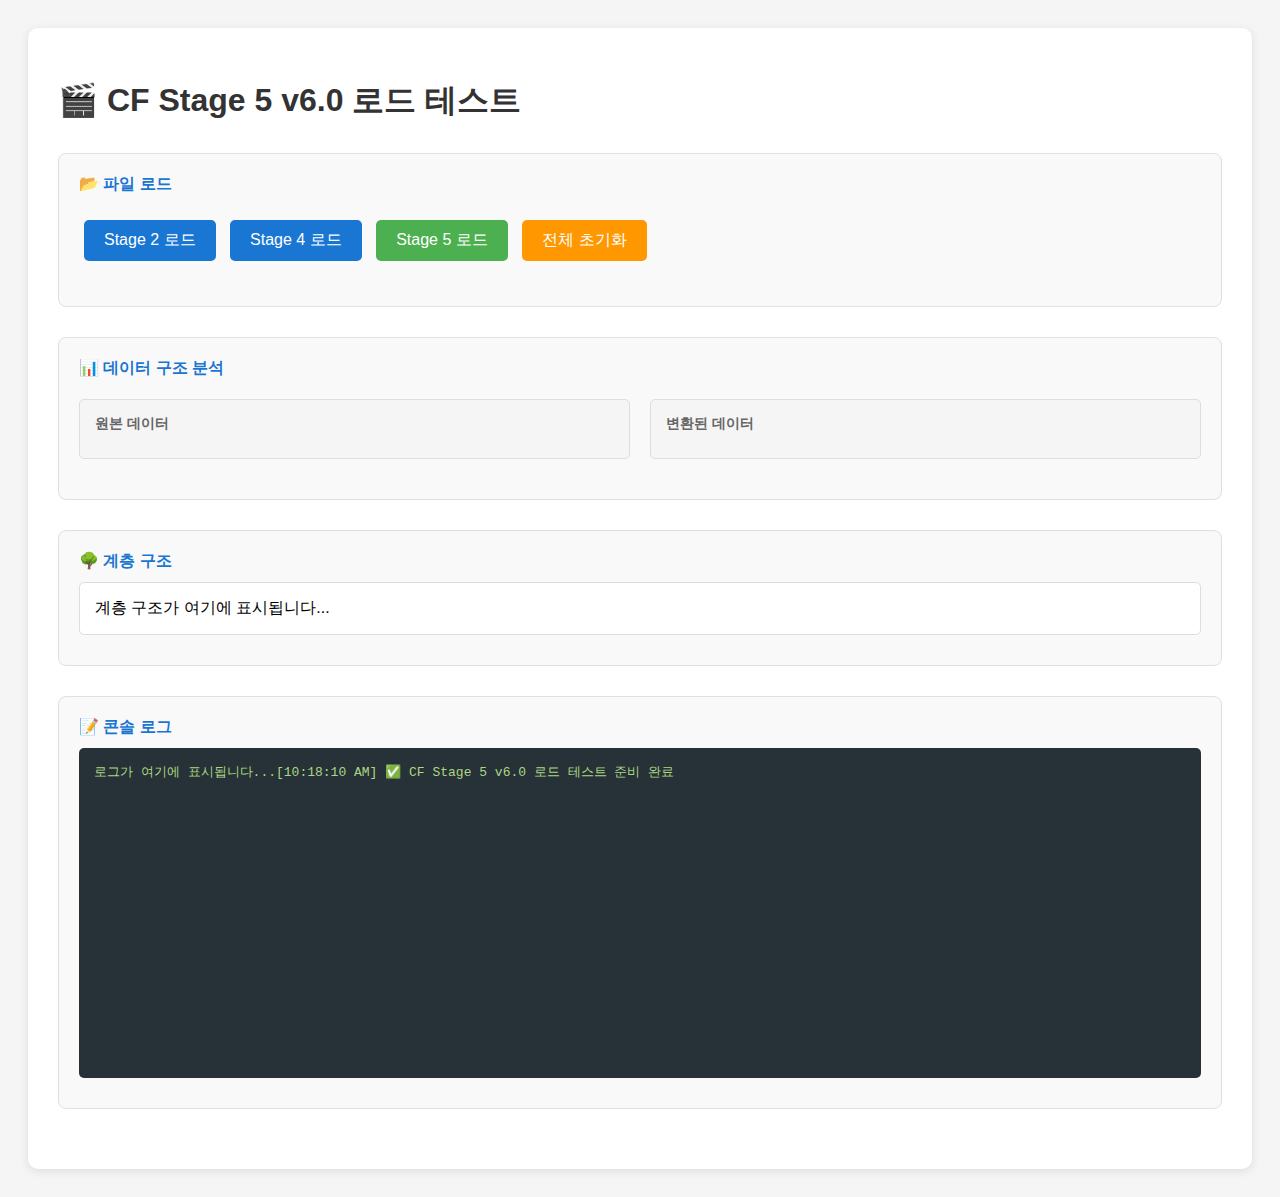
<file: test-cf-stage5-load.html>
<!DOCTYPE html>
<html lang="ko">
<head>
    <meta charset="UTF-8">
    <meta name="viewport" content="width=device-width, initial-scale=1.0">
    <title>CF Stage 5 v6.0 로드 테스트</title>
    <style>
        body {
            font-family: -apple-system, BlinkMacSystemFont, "Segoe UI", Roboto, Helvetica, Arial, sans-serif;
            padding: 20px;
            background: #f5f5f5;
        }
        .container {
            max-width: 1400px;
            margin: 0 auto;
            background: white;
            padding: 30px;
            border-radius: 10px;
            box-shadow: 0 2px 10px rgba(0,0,0,0.1);
        }
        h1 {
            color: #333;
            margin-bottom: 20px;
        }
        .test-section {
            margin: 30px 0;
            padding: 20px;
            background: #f9f9f9;
            border-radius: 8px;
            border: 1px solid #e0e0e0;
        }
        .test-title {
            font-weight: bold;
            color: #1976d2;
            margin-bottom: 10px;
        }
        .button-group {
            margin: 20px 0;
        }
        button {
            background: #1976d2;
            color: white;
            border: none;
            padding: 10px 20px;
            border-radius: 5px;
            cursor: pointer;
            font-size: 16px;
            margin: 5px;
        }
        button:hover {
            background: #1565c0;
        }
        button.success {
            background: #4caf50;
        }
        button.warning {
            background: #ff9800;
        }
        .console-log {
            background: #263238;
            color: #aed581;
            padding: 15px;
            border-radius: 5px;
            margin: 10px 0;
            height: 300px;
            overflow-y: auto;
            font-family: 'Courier New', monospace;
            font-size: 13px;
            white-space: pre-wrap;
        }
        .data-display {
            display: grid;
            grid-template-columns: 1fr 1fr;
            gap: 20px;
            margin: 20px 0;
        }
        .data-box {
            background: #f5f5f5;
            padding: 15px;
            border-radius: 5px;
            border: 1px solid #ddd;
        }
        .data-box h3 {
            margin: 0 0 10px 0;
            color: #666;
            font-size: 14px;
        }
        .hierarchy-display {
            background: white;
            padding: 15px;
            border-radius: 5px;
            border: 1px solid #ddd;
            margin: 10px 0;
        }
        .sequence-item {
            background: #e3f2fd;
            padding: 10px;
            margin: 5px 0;
            border-radius: 5px;
            border-left: 4px solid #1976d2;
        }
        .scene-item {
            background: #fff3e0;
            padding: 8px;
            margin: 5px 0 5px 20px;
            border-radius: 5px;
            border-left: 4px solid #ff9800;
        }
        .shot-item {
            background: #e8f5e9;
            padding: 6px;
            margin: 3px 0 3px 40px;
            border-radius: 3px;
            border-left: 4px solid #4caf50;
            font-size: 13px;
        }
        .success-msg {
            background: #e8f5e9;
            color: #2e7d32;
            padding: 10px;
            border-radius: 5px;
            margin: 10px 0;
            border: 1px solid #4caf50;
        }
        .error-msg {
            background: #ffebee;
            color: #c62828;
            padding: 10px;
            border-radius: 5px;
            margin: 10px 0;
            border: 1px solid #f44336;
        }
        .warning-msg {
            background: #fff3e0;
            color: #e65100;
            padding: 10px;
            border-radius: 5px;
            margin: 10px 0;
            border: 1px solid #ff9800;
        }
    </style>
</head>
<body>
    <div class="container">
        <h1>🎬 CF Stage 5 v6.0 로드 테스트</h1>
        
        <div class="test-section">
            <div class="test-title">📂 파일 로드</div>
            <div class="button-group">
                <button onclick="loadStage2()">Stage 2 로드</button>
                <button onclick="loadStage4()">Stage 4 로드</button>
                <button onclick="loadStage5()" class="success">Stage 5 로드</button>
                <button onclick="clearAll()" class="warning">전체 초기화</button>
            </div>
            <div id="loadStatus"></div>
        </div>

        <div class="test-section">
            <div class="test-title">📊 데이터 구조 분석</div>
            <div class="data-display">
                <div class="data-box">
                    <h3>원본 데이터</h3>
                    <div id="originalData"></div>
                </div>
                <div class="data-box">
                    <h3>변환된 데이터</h3>
                    <div id="convertedData"></div>
                </div>
            </div>
        </div>

        <div class="test-section">
            <div class="test-title">🌳 계층 구조</div>
            <div id="hierarchyDisplay" class="hierarchy-display">
                계층 구조가 여기에 표시됩니다...
            </div>
        </div>

        <div class="test-section">
            <div class="test-title">📝 콘솔 로그</div>
            <div id="consoleLog" class="console-log">로그가 여기에 표시됩니다...</div>
        </div>
    </div>

    <script>
        let stage2Data = null;
        let stage4Data = null;
        let stage5Data = null;
        let convertedData = null;

        // 로그 함수
        function log(message, type = 'info') {
            const logEl = document.getElementById('consoleLog');
            const timestamp = new Date().toLocaleTimeString();
            const prefix = type === 'error' ? '❌' : 
                          type === 'success' ? '✅' : 
                          type === 'warning' ? '⚠️' : 'ℹ️';
            logEl.textContent += `[${timestamp}] ${prefix} ${message}\n`;
            logEl.scrollTop = logEl.scrollHeight;
        }

        // Stage 2 로드
        async function loadStage2() {
            try {
                const response = await fetch('/Users/sohee/Downloads/음원/하루음악 전부/괜찮은하루/영상/인트로/cori/무제 폴더/용의숨결/아이파이/영상테스트/s2.json');
                if (!response.ok) throw new Error('파일을 읽을 수 없습니다');
                
                stage2Data = await response.json();
                log('Stage 2 파일 로드 성공', 'success');
                showStatus('Stage 2 로드 완료', 'success');
                displayDataInfo();
            } catch (error) {
                log(`Stage 2 로드 실패: ${error.message}`, 'error');
                showStatus('Stage 2 로드 실패', 'error');
            }
        }

        // Stage 4 로드
        async function loadStage4() {
            try {
                const response = await fetch('/Users/sohee/Downloads/음원/하루음악 전부/괜찮은하루/영상/인트로/cori/무제 폴더/용의숨결/아이파이/영상테스트/s4.json');
                if (!response.ok) throw new Error('파일을 읽을 수 없습니다');
                
                stage4Data = await response.json();
                log('Stage 4 파일 로드 성공', 'success');
                showStatus('Stage 4 로드 완료', 'success');
                displayDataInfo();
            } catch (error) {
                log(`Stage 4 로드 실패: ${error.message}`, 'error');
                showStatus('Stage 4 로드 실패', 'error');
            }
        }

        // Stage 5 로드 및 변환
        async function loadStage5() {
            try {
                const response = await fetch('/Users/sohee/Downloads/음원/하루음악 전부/괜찮은하루/영상/인트로/cori/무제 폴더/용의숨결/아이파이/영상테스트/s5.json');
                if (!response.ok) throw new Error('파일을 읽을 수 없습니다');
                
                stage5Data = await response.json();
                log('Stage 5 파일 로드 성공', 'success');
                
                // 원본 데이터 표시
                displayOriginalData();
                
                // 변환 및 검증
                convertedData = convertAndValidate(stage5Data);
                
                // 변환된 데이터 표시
                displayConvertedData();
                
                // 계층 구조 표시
                displayHierarchy();
                
                showStatus('Stage 5 로드 및 변환 완료', 'success');
            } catch (error) {
                log(`Stage 5 로드 실패: ${error.message}`, 'error');
                showStatus('Stage 5 로드 실패', 'error');
            }
        }

        // 데이터 변환 및 검증
        function convertAndValidate(data) {
            log('=== 데이터 변환 시작 ===', 'info');
            
            const result = JSON.parse(JSON.stringify(data)); // Deep copy
            
            // v6.0 형식 확인
            if (result.stage === 5 && result.version === "6.0") {
                log('Stage 5 v6.0 형식 감지', 'success');
                
                // sequence_id → id 변환
                if (result.breakdown_data.sequences) {
                    result.breakdown_data.sequences = result.breakdown_data.sequences.map(seq => {
                        if (seq.sequence_id && !seq.id) {
                            log(`시퀀스 ID 정규화: ${seq.sequence_id} → id`, 'warning');
                            seq.id = seq.sequence_id;
                            delete seq.sequence_id;
                        }
                        // title 확인
                        if (!seq.title && seq.name) {
                            seq.title = seq.name;
                            log(`시퀀스 title 설정: ${seq.title}`, 'info');
                        }
                        return seq;
                    });
                }
                
                // scenes와 shots ID 검증
                validateDataIntegrity(result);
            }
            
            return result;
        }

        // 데이터 정합성 검증
        function validateDataIntegrity(data) {
            log('=== 데이터 정합성 검증 ===', 'info');
            
            const bd = data.breakdown_data;
            let errors = 0;
            let warnings = 0;
            
            // 시퀀스 검증
            const sequenceIds = new Set();
            bd.sequences.forEach(seq => {
                if (!seq.id) {
                    log(`오류: 시퀀스에 ID가 없음`, 'error');
                    errors++;
                } else {
                    sequenceIds.add(seq.id);
                    log(`시퀀스 확인: ${seq.id} - ${seq.title || seq.name || 'no title'}`, 'success');
                }
            });
            
            // 씬 검증
            const sceneIds = new Set();
            bd.scenes.forEach(scene => {
                if (!scene.id) {
                    log(`오류: 씬에 ID가 없음`, 'error');
                    errors++;
                } else {
                    sceneIds.add(scene.id);
                    if (!sequenceIds.has(scene.sequence_id)) {
                        log(`경고: 씬 ${scene.id}의 sequence_id(${scene.sequence_id})가 유효하지 않음`, 'warning');
                        warnings++;
                    } else {
                        log(`씬 확인: ${scene.id} → 시퀀스 ${scene.sequence_id}`, 'success');
                    }
                }
            });
            
            // 샷 검증
            bd.shots.forEach(shot => {
                if (!shot.id) {
                    log(`오류: 샷에 ID가 없음`, 'error');
                    errors++;
                } else if (!sceneIds.has(shot.scene_id)) {
                    log(`경고: 샷 ${shot.id}의 scene_id(${shot.scene_id})가 유효하지 않음`, 'warning');
                    warnings++;
                }
            });
            
            log(`\n검증 완료: ${errors}개 오류, ${warnings}개 경고`, errors > 0 ? 'error' : 'success');
        }

        // 원본 데이터 표시
        function displayOriginalData() {
            if (!stage5Data) return;
            
            const el = document.getElementById('originalData');
            el.innerHTML = `
                <strong>Stage:</strong> ${stage5Data.stage}<br>
                <strong>Version:</strong> ${stage5Data.version}<br>
                <strong>Sequences:</strong> ${stage5Data.breakdown_data?.sequences?.length || 0}개<br>
                <strong>Scenes:</strong> ${stage5Data.breakdown_data?.scenes?.length || 0}개<br>
                <strong>Shots:</strong> ${stage5Data.breakdown_data?.shots?.length || 0}개<br>
                <br>
                <strong>첫 번째 시퀀스:</strong><br>
                ${stage5Data.breakdown_data?.sequences?.[0] ? 
                    `- ID 필드: ${stage5Data.breakdown_data.sequences[0].id || 'undefined'}<br>
                     - sequence_id 필드: ${stage5Data.breakdown_data.sequences[0].sequence_id || 'undefined'}<br>
                     - title: ${stage5Data.breakdown_data.sequences[0].title || 'undefined'}<br>
                     - name: ${stage5Data.breakdown_data.sequences[0].name || 'undefined'}` 
                    : '없음'}
            `;
        }

        // 변환된 데이터 표시
        function displayConvertedData() {
            if (!convertedData) return;
            
            const el = document.getElementById('convertedData');
            el.innerHTML = `
                <strong>Stage:</strong> ${convertedData.stage}<br>
                <strong>Version:</strong> ${convertedData.version}<br>
                <strong>Sequences:</strong> ${convertedData.breakdown_data?.sequences?.length || 0}개<br>
                <strong>Scenes:</strong> ${convertedData.breakdown_data?.scenes?.length || 0}개<br>
                <strong>Shots:</strong> ${convertedData.breakdown_data?.shots?.length || 0}개<br>
                <br>
                <strong>첫 번째 시퀀스 (변환 후):</strong><br>
                ${convertedData.breakdown_data?.sequences?.[0] ? 
                    `- ID: ${convertedData.breakdown_data.sequences[0].id || 'undefined'}<br>
                     - title: ${convertedData.breakdown_data.sequences[0].title || 'undefined'}<br>
                     - sequence_id: ${convertedData.breakdown_data.sequences[0].sequence_id || '(제거됨)'}` 
                    : '없음'}
            `;
        }

        // 계층 구조 표시
        function displayHierarchy() {
            if (!convertedData) return;
            
            const el = document.getElementById('hierarchyDisplay');
            let html = '';
            
            const bd = convertedData.breakdown_data;
            
            // 시퀀스별로 표시
            bd.sequences.forEach(seq => {
                const sequenceTitle = seq.title || seq.name || seq.id;
                html += `<div class="sequence-item">
                    <strong>시퀀스:</strong> ${seq.id} - ${sequenceTitle}
                `;
                
                // 해당 시퀀스의 씬들
                const scenes = bd.scenes.filter(scene => scene.sequence_id === seq.id);
                scenes.forEach(scene => {
                    html += `<div class="scene-item">
                        <strong>씬:</strong> ${scene.id} - ${scene.title || scene.name || ''}
                    `;
                    
                    // 해당 씬의 샷들
                    const shots = bd.shots.filter(shot => shot.scene_id === scene.id);
                    shots.forEach(shot => {
                        html += `<div class="shot-item">
                            샷: ${shot.id} - ${shot.title || ''}
                        </div>`;
                    });
                    
                    html += '</div>';
                });
                
                html += '</div>';
            });
            
            el.innerHTML = html || '계층 구조가 없습니다';
        }

        // 상태 표시
        function showStatus(message, type) {
            const el = document.getElementById('loadStatus');
            el.className = `${type}-msg`;
            el.textContent = message;
        }

        // 데이터 정보 표시
        function displayDataInfo() {
            log('로드된 파일 정보:', 'info');
            if (stage2Data) log(`- Stage 2: ${stage2Data.cf_id || 'N/A'}`, 'info');
            if (stage4Data) log(`- Stage 4: ${stage4Data.project_info?.project_id || 'N/A'}`, 'info');
            if (stage5Data) log(`- Stage 5: ${stage5Data.project_id || 'N/A'}`, 'info');
        }

        // 초기화
        function clearAll() {
            stage2Data = null;
            stage4Data = null;
            stage5Data = null;
            convertedData = null;
            document.getElementById('consoleLog').textContent = '로그가 여기에 표시됩니다...\n';
            document.getElementById('originalData').innerHTML = '';
            document.getElementById('convertedData').innerHTML = '';
            document.getElementById('hierarchyDisplay').innerHTML = '계층 구조가 여기에 표시됩니다...';
            document.getElementById('loadStatus').textContent = '';
            log('모든 데이터가 초기화되었습니다', 'warning');
        }

        // 페이지 로드 시 자동 실행
        window.onload = () => {
            log('CF Stage 5 v6.0 로드 테스트 준비 완료', 'success');
        };
    </script>
</body>
</html>
</file>
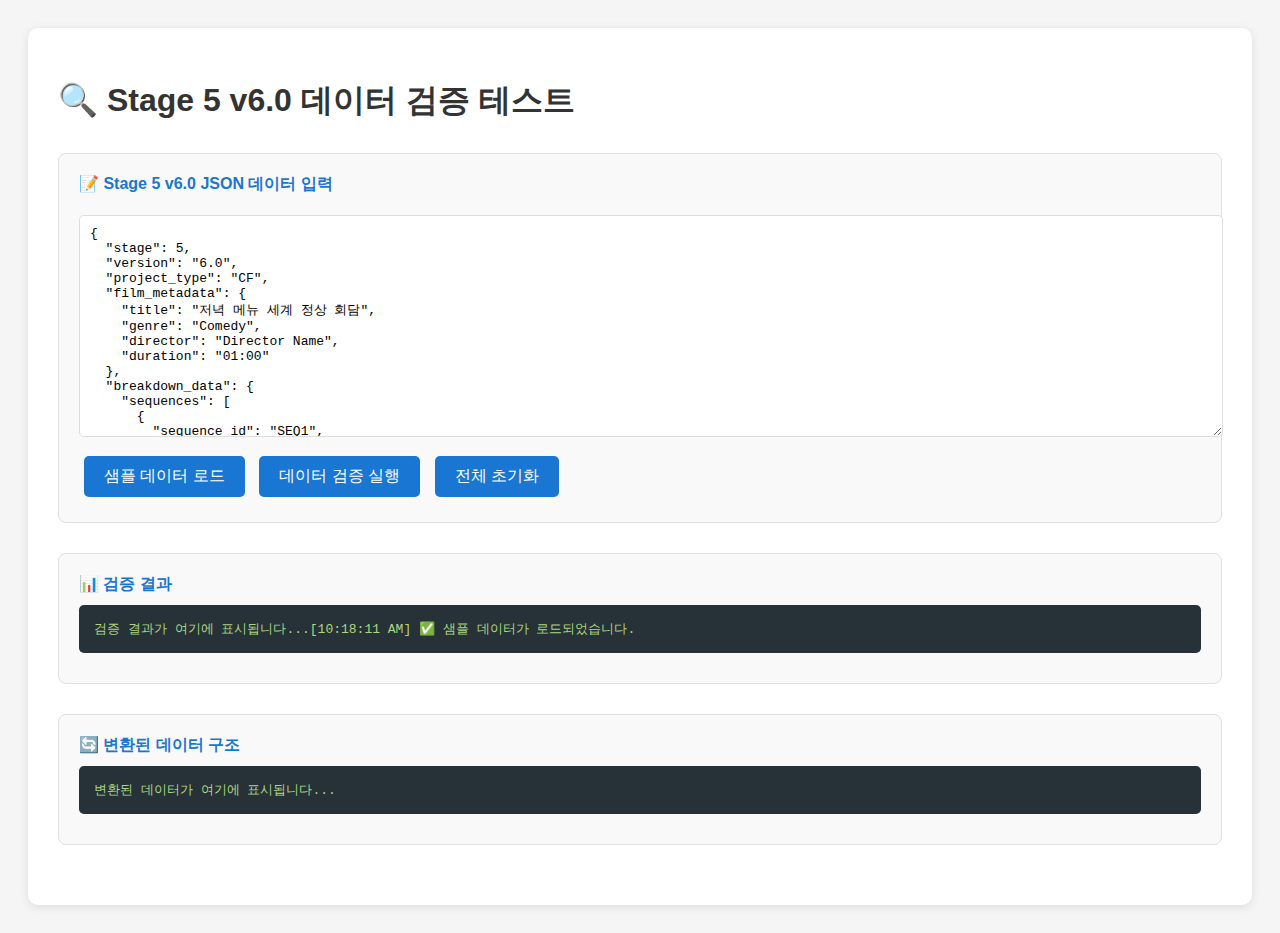
<file: test-stage5-validation.html>
<!DOCTYPE html>
<html lang="ko">
<head>
    <meta charset="UTF-8">
    <meta name="viewport" content="width=device-width, initial-scale=1.0">
    <title>Stage 5 v6.0 데이터 검증 테스트</title>
    <style>
        body {
            font-family: -apple-system, BlinkMacSystemFont, "Segoe UI", Roboto, Helvetica, Arial, sans-serif;
            padding: 20px;
            background: #f5f5f5;
        }
        .container {
            max-width: 1200px;
            margin: 0 auto;
            background: white;
            padding: 30px;
            border-radius: 10px;
            box-shadow: 0 2px 10px rgba(0,0,0,0.1);
        }
        h1 {
            color: #333;
            margin-bottom: 20px;
        }
        .test-section {
            margin: 30px 0;
            padding: 20px;
            background: #f9f9f9;
            border-radius: 8px;
            border: 1px solid #e0e0e0;
        }
        .test-title {
            font-weight: bold;
            color: #1976d2;
            margin-bottom: 10px;
        }
        .result {
            margin: 10px 0;
            padding: 10px;
            border-radius: 5px;
            font-family: 'Courier New', monospace;
            font-size: 14px;
        }
        .success {
            background: #e8f5e9;
            color: #2e7d32;
            border: 1px solid #4caf50;
        }
        .error {
            background: #ffebee;
            color: #c62828;
            border: 1px solid #f44336;
        }
        .warning {
            background: #fff3e0;
            color: #e65100;
            border: 1px solid #ff9800;
        }
        button {
            background: #1976d2;
            color: white;
            border: none;
            padding: 10px 20px;
            border-radius: 5px;
            cursor: pointer;
            font-size: 16px;
            margin: 5px;
        }
        button:hover {
            background: #1565c0;
        }
        .json-input {
            width: 100%;
            height: 200px;
            font-family: 'Courier New', monospace;
            font-size: 13px;
            padding: 10px;
            border: 1px solid #ddd;
            border-radius: 5px;
            margin: 10px 0;
        }
        .output-log {
            background: #263238;
            color: #aed581;
            padding: 15px;
            border-radius: 5px;
            margin: 10px 0;
            max-height: 400px;
            overflow-y: auto;
            font-family: 'Courier New', monospace;
            font-size: 13px;
            white-space: pre-wrap;
        }
    </style>
</head>
<body>
    <div class="container">
        <h1>🔍 Stage 5 v6.0 데이터 검증 테스트</h1>
        
        <div class="test-section">
            <div class="test-title">📝 Stage 5 v6.0 JSON 데이터 입력</div>
            <textarea id="jsonInput" class="json-input" placeholder="Stage 5 v6.0 JSON 데이터를 여기에 붙여넣으세요..."></textarea>
            <button onclick="loadTestData()">샘플 데이터 로드</button>
            <button onclick="validateData()">데이터 검증 실행</button>
            <button onclick="clearAll()">전체 초기화</button>
        </div>

        <div class="test-section">
            <div class="test-title">📊 검증 결과</div>
            <div id="validationResults" class="output-log">검증 결과가 여기에 표시됩니다...</div>
        </div>

        <div class="test-section">
            <div class="test-title">🔄 변환된 데이터 구조</div>
            <div id="convertedData" class="output-log">변환된 데이터가 여기에 표시됩니다...</div>
        </div>
    </div>

    <script>
        // Stage 5 v6.0 샘플 데이터
        const sampleData = {
            "stage": 5,
            "version": "6.0",
            "project_type": "CF",
            "film_metadata": {
                "title": "저녁 메뉴 세계 정상 회담",
                "genre": "Comedy",
                "director": "Director Name",
                "duration": "01:00"
            },
            "breakdown_data": {
                "sequences": [
                    {
                        "sequence_id": "SEQ1",
                        "name": "저녁 메뉴 세계 정상 회담",
                        "description": "각국 정상들이 저녁 메뉴를 두고 회담하는 시퀀스"
                    }
                ],
                "scenes": [
                    {
                        "scene_id": "S01",
                        "sequence_id": "SEQ1",
                        "title": "정상 회담장",
                        "description": "각국 정상들이 모여 저녁 메뉴를 논의"
                    }
                ],
                "shots": [
                    {
                        "shot_id": "SH001",
                        "scene_id": "S01",
                        "title": "회담장 전경",
                        "description": "정상들이 모인 회담장의 전체 모습"
                    },
                    {
                        "shot_id": "SH002",
                        "scene_id": "S01",
                        "title": "김치 제안",
                        "description": "한국 대표가 김치를 제안하는 장면"
                    },
                    {
                        "shot_id": "SH003",
                        "scene_id": "S01",
                        "title": "피자 제안",
                        "description": "이탈리아 대표가 피자를 제안하는 장면"
                    },
                    {
                        "shot_id": "SH004",
                        "scene_id": "S01",
                        "title": "스시 제안",
                        "description": "일본 대표가 스시를 제안하는 장면"
                    },
                    {
                        "shot_id": "SH005",
                        "scene_id": "S01",
                        "title": "논쟁 장면",
                        "description": "각국 대표들이 열띤 논쟁을 벌이는 장면"
                    },
                    {
                        "shot_id": "SH006",
                        "scene_id": "S01",
                        "title": "합의 도달",
                        "description": "결국 모두가 만족하는 메뉴로 합의"
                    },
                    {
                        "shot_id": "SH007",
                        "scene_id": "S01",
                        "title": "만찬 장면",
                        "description": "합의된 메뉴로 만찬을 즐기는 장면"
                    }
                ]
            }
        };

        function loadTestData() {
            document.getElementById('jsonInput').value = JSON.stringify(sampleData, null, 2);
            log('샘플 데이터가 로드되었습니다.', 'success');
        }

        function validateData() {
            const input = document.getElementById('jsonInput').value;
            if (!input) {
                log('JSON 데이터를 입력해주세요.', 'error');
                return;
            }

            try {
                const data = JSON.parse(input);
                log('=== 데이터 검증 시작 ===', 'info');
                
                // 1. 기본 구조 검증
                log('\n1. 기본 구조 검증', 'info');
                if (data.stage === 5 && data.version === "6.0") {
                    log('✅ Stage 5 v6.0 형식 확인', 'success');
                } else {
                    log('❌ Stage 5 v6.0 형식이 아닙니다', 'error');
                    return;
                }

                // 2. 데이터 변환 시뮬레이션
                log('\n2. 데이터 변환 프로세스', 'info');
                const converted = convertStage5V6Format(data);
                
                // 3. 정합성 검증
                log('\n3. 데이터 정합성 검증', 'info');
                const validation = validateDataIntegrity(converted);
                
                // 4. 결과 표시
                displayConvertedData(converted);
                
            } catch (error) {
                log(`오류: ${error.message}`, 'error');
                console.error(error);
            }
        }

        function convertStage5V6Format(data) {
            const result = JSON.parse(JSON.stringify(data)); // Deep copy
            
            // sequence_id → id 변환
            if (result.breakdown_data.sequences) {
                result.breakdown_data.sequences = result.breakdown_data.sequences.map(seq => {
                    if (seq.sequence_id && !seq.id) {
                        log(`시퀀스 ID 정규화: sequence_id(${seq.sequence_id}) → id(${seq.sequence_id})`, 'warning');
                        seq.id = seq.sequence_id;
                        delete seq.sequence_id;
                    }
                    return seq;
                });
            }
            
            // scene_id → id 변환
            if (result.breakdown_data.scenes) {
                result.breakdown_data.scenes = result.breakdown_data.scenes.map(scene => {
                    if (scene.scene_id && !scene.id) {
                        log(`씬 ID 정규화: scene_id(${scene.scene_id}) → id(${scene.scene_id})`, 'warning');
                        scene.id = scene.scene_id;
                        delete scene.scene_id;
                    }
                    return scene;
                });
            }
            
            // shot_id → id 변환
            if (result.breakdown_data.shots) {
                result.breakdown_data.shots = result.breakdown_data.shots.map(shot => {
                    if (shot.shot_id && !shot.id) {
                        log(`샷 ID 정규화: shot_id(${shot.shot_id}) → id(${shot.shot_id})`, 'warning');
                        shot.id = shot.shot_id;
                        delete shot.shot_id;
                    }
                    return shot;
                });
            }
            
            return result;
        }

        function validateDataIntegrity(data) {
            const bd = data.breakdown_data;
            const errors = [];
            const warnings = [];
            
            // 중복 검사
            const sequenceIds = new Set();
            const sceneIds = new Set();
            const shotIds = new Set();
            
            // 시퀀스 검증
            bd.sequences.forEach(seq => {
                if (sequenceIds.has(seq.id)) {
                    errors.push(`중복 시퀀스 ID: ${seq.id}`);
                }
                sequenceIds.add(seq.id);
            });
            
            // 씬 검증
            bd.scenes.forEach(scene => {
                if (sceneIds.has(scene.id)) {
                    errors.push(`중복 씬 ID: ${scene.id}`);
                }
                sceneIds.add(scene.id);
                
                if (!sequenceIds.has(scene.sequence_id)) {
                    errors.push(`씬 ${scene.id}의 sequence_id(${scene.sequence_id})가 유효하지 않음`);
                }
            });
            
            // 샷 검증
            bd.shots.forEach(shot => {
                if (shotIds.has(shot.id)) {
                    errors.push(`중복 샷 ID: ${shot.id}`);
                }
                shotIds.add(shot.id);
                
                if (!sceneIds.has(shot.scene_id)) {
                    errors.push(`샷 ${shot.id}의 scene_id(${shot.scene_id})가 유효하지 않음`);
                }
            });
            
            // 결과 출력
            if (errors.length > 0) {
                errors.forEach(err => log(`❌ ${err}`, 'error'));
            } else {
                log('✅ 데이터 정합성 검증 통과', 'success');
            }
            
            // 통계 출력
            log(`\n📊 데이터 통계:
- 시퀀스: ${bd.sequences.length}개
- 씬: ${bd.scenes.length}개  
- 샷: ${bd.shots.length}개`, 'info');
            
            return {errors, warnings};
        }

        function displayConvertedData(data) {
            const output = document.getElementById('convertedData');
            const display = {
                sequences: data.breakdown_data.sequences.map(s => ({
                    id: s.id,
                    name: s.name,
                    description: s.description
                })),
                scenes: data.breakdown_data.scenes.map(s => ({
                    id: s.id,
                    sequence_id: s.sequence_id,
                    title: s.title
                })),
                shots: data.breakdown_data.shots.map(s => ({
                    id: s.id,
                    scene_id: s.scene_id,
                    title: s.title
                }))
            };
            
            output.textContent = JSON.stringify(display, null, 2);
        }

        function log(message, type = 'info') {
            const output = document.getElementById('validationResults');
            const timestamp = new Date().toLocaleTimeString();
            const prefix = type === 'error' ? '❌' : type === 'success' ? '✅' : type === 'warning' ? '⚠️' : 'ℹ️';
            output.textContent += `[${timestamp}] ${prefix} ${message}\n`;
            output.scrollTop = output.scrollHeight;
        }

        function clearAll() {
            document.getElementById('jsonInput').value = '';
            document.getElementById('validationResults').textContent = '검증 결과가 여기에 표시됩니다...';
            document.getElementById('convertedData').textContent = '변환된 데이터가 여기에 표시됩니다...';
        }

        // 페이지 로드 시 샘플 데이터 자동 로드
        window.onload = () => {
            loadTestData();
        };
    </script>
</body>
</html>
</file>
<file: apple-developer-style.css>
/* Apple Developer Style - True to Original */

/* ==========================================
   1. CSS Variables - Apple Developer Colors
   ========================================== */
:root {
  /* Primary Colors */
  --apple-blue: #0066CC;
  --apple-blue-hover: #0055B3;
  --apple-blue-dark: #004499;
  --apple-blue-gradient: linear-gradient(135deg, #0066CC, #004499);
  
  /* Dark Theme Colors */
  --dark-bg: #000000;
  --dark-nav: #1d1d1f;
  --dark-card: #1d1d1f;
  --dark-card-hover: #2d2d30;
  --dark-text: #f5f5f7;
  --dark-text-secondary: #86868b;
  --dark-border: rgba(255, 255, 255, 0.16);
  
  /* Light Overlays */
  --overlay-light: rgba(255, 255, 255, 0.04);
  --overlay-medium: rgba(255, 255, 255, 0.08);
  --overlay-heavy: rgba(255, 255, 255, 0.12);
  
  /* Typography */
  --font-headline: -apple-system, BlinkMacSystemFont, 'SF Pro Display', 'Helvetica Neue', sans-serif;
  --font-body: -apple-system, BlinkMacSystemFont, 'SF Pro Text', 'Helvetica Neue', sans-serif;
  
  /* Sizes */
  --nav-height: 48px;
  --max-width: 1440px;
  --hero-height: 100vh;
  
  /* Animations */
  --transition: all 0.3s cubic-bezier(0.4, 0, 0.2, 1);
  --transition-fast: all 0.2s cubic-bezier(0.4, 0, 0.2, 1);
}

/* ==========================================
   2. Global Styles
   ========================================== */
* {
  margin: 0;
  padding: 0;
  box-sizing: border-box;
}

/* Scroll anchor offset for fixed navigation */
section[id] {
  scroll-margin-top: var(--nav-height);
}

body {
  font-family: var(--font-body);
  background: var(--dark-bg);
  color: var(--dark-text);
  line-height: 1.47059;
  font-size: 17px;
  -webkit-font-smoothing: antialiased;
  -moz-osx-font-smoothing: grayscale;
}

/* ==========================================
   3. Navigation Bar - Apple Style
   ========================================== */
.apple-nav {
  position: fixed;
  top: 0;
  left: 0;
  right: 0;
  height: var(--nav-height);
  background: rgba(29, 29, 31, 0.98);
  backdrop-filter: saturate(180%) blur(20px);
  -webkit-backdrop-filter: saturate(180%) blur(20px);
  z-index: 9999;
  border-bottom: 1px solid var(--dark-border);
}

.nav-content {
  max-width: var(--max-width);
  margin: 0 auto;
  height: 100%;
  display: flex;
  align-items: center;
  justify-content: space-between;
  padding: 0 22px;
}

.nav-menu {
  margin-left: auto;
}

.nav-brand {
  display: flex;
  align-items: center;
  gap: 8px;
  text-decoration: none;
  color: var(--dark-text);
  font-size: 21px;
  font-weight: 400;
}

.nav-menu {
  display: flex;
  align-items: center;
  gap: 34px;
  list-style: none;
  margin: 0;
  padding: 0;
}

.nav-menu li {
  list-style: none;
}

.nav-link {
  color: var(--dark-text);
  text-decoration: none;
  font-size: 15px;
  font-weight: 500;
  opacity: 0.85;
  transition: all 0.3s cubic-bezier(0.4, 0, 0.2, 1);
  position: relative;
  padding: 8px 16px;
  border-radius: 8px;
  letter-spacing: 0.3px;
  background: transparent;
  cursor: pointer;
  display: inline-block;
}

.nav-link:hover {
  opacity: 1 !important;
  color: rgba(255, 255, 255, 1) !important;
  background: rgba(255, 255, 255, 0.08) !important;
  transform: translateY(-1px) !important;
  text-shadow: 0 0 15px rgba(255, 255, 255, 0.3) !important;
  box-shadow: 0 4px 12px rgba(255, 255, 255, 0.1) !important;
}

.nav-link::before {
  content: '';
  position: absolute;
  inset: 0;
  border-radius: 8px;
  padding: 1px;
  background: linear-gradient(135deg, transparent, rgba(255, 255, 255, 0.5), transparent);
  -webkit-mask: linear-gradient(#fff 0 0) content-box, linear-gradient(#fff 0 0);
  -webkit-mask-composite: xor;
  mask: linear-gradient(#fff 0 0) content-box, linear-gradient(#fff 0 0);
  mask-composite: exclude;
  opacity: 0;
  transition: opacity 0.3s cubic-bezier(0.4, 0, 0.2, 1);
  pointer-events: none;
}

.nav-link:hover::before {
  opacity: 0.5 !important;
}

.nav-link::after {
  content: '';
  position: absolute;
  bottom: 6px;
  left: 50%;
  transform: translateX(-50%) scaleX(0);
  width: calc(100% - 32px);
  height: 2px;
  background: linear-gradient(90deg, transparent, rgba(255, 255, 255, 0.6), transparent);
  transition: transform 0.3s cubic-bezier(0.4, 0, 0.2, 1);
  opacity: 0;
  pointer-events: none;
}

.nav-link:hover::after {
  transform: translateX(-50%) scaleX(1);
  opacity: 1;
}

.nav-link.active {
  opacity: 1;
  color: rgba(255, 255, 255, 0.95);
  font-weight: 600;
  /* background: rgba(255, 255, 255, 0.06); */ /* 비활성화 */
}

.nav-search {
  width: 20px;
  height: 20px;
  opacity: 0.8;
  cursor: pointer;
  transition: opacity 0.3s;
}

.nav-search:hover {
  opacity: 1;
}

/* ==========================================
   4. Hero Section - Full Screen
   ========================================== */
.hero-section {
  position: relative;
  height: 100vh;
  display: flex;
  align-items: center;
  justify-content: center;
  overflow: hidden;
  background: var(--dark-bg);
  padding-top: var(--nav-height);
}

/* Video Background Styles */
.hero-video-background {
  position: absolute;
  top: 50%;
  left: 50%;
  min-width: 100%;
  min-height: 100%;
  width: auto;
  height: auto;
  transform: translate(-50%, -50%);
  z-index: 1;
  object-fit: cover;
  /* 성능 최적화 */
  will-change: transform;
  backface-visibility: hidden;
  -webkit-backface-visibility: hidden;
  /* iOS Safari 최적화 */
  -webkit-transform: translate3d(-50%, -50%, 0);
}

/* 비디오 로드 실패 시 폴백 이미지 */
.hero-video-background.error {
  display: none;
}

.hero-section.video-error .hero-background {
  /* 비디오 실패 시 그라디언트 배경 표시 */
  opacity: 1;
  background: linear-gradient(135deg, 
    rgba(102, 126, 234, 0.9) 0%, 
    rgba(118, 75, 162, 0.9) 100%);
}

/* Mobile optimization - optimize video for small screens */
@media (max-width: 768px) {
  /* 모바일에서 hero-section 패딩 제거 */
  .hero-section {
    padding-top: 0;
    height: 100vh;
    height: 100dvh; /* 동적 뷰포트 높이 사용 */
    position: fixed;
    width: 100%;
    top: 0;
    left: 0;
  }
  
  .hero-video-background {
    /* 모바일에서도 비디오 표시 */
    display: block;
    /* 위치 설정 - 전체 화면 채우기 */
    position: fixed;
    top: 0;
    left: 0;
    right: 0;
    bottom: 0;
    /* 모바일에 맞는 크기 설정 */
    width: 100%;
    height: 100%;
    /* transform 제거 - fixed positioning 사용 */
    transform: none;
    -webkit-transform: none;
    /* 비디오가 화면을 꽉 채우도록 */
    object-fit: cover;
    /* 모바일 성능 개선 */
    will-change: transform;
    backface-visibility: hidden;
    -webkit-backface-visibility: hidden;
  }
  
  .hero-video-overlay {
    /* 모바일에서 오버레이 유지 */
    background: linear-gradient(
      to bottom,
      rgba(0, 0, 0, 0.3) 0%,
      rgba(0, 0, 0, 0.5) 100%
    );
    position: fixed;
    top: 0;
    left: 0;
    right: 0;
    bottom: 0;
    z-index: 2;
  }
  
  /* 모바일에서 컨텐츠 위치 조정 */
  .hero-content {
    position: relative;
    z-index: 3;
    bottom: auto;
    padding: 20px;
    text-align: center;
  }
  
  /* 모바일에서 사운드 버튼 위치 조정 */
  .sound-control-btn {
    position: fixed;
    top: 60px;
    right: 20px;
    z-index: 10;
  }
}

/* 세로 모드 최적화 */
@media (max-width: 768px) and (orientation: portrait) {
  .hero-video-background {
    /* 세로 모드에서 전체 화면 채우기 */
    width: auto;
    height: 100%;
    min-width: 100%;
    min-height: 100%;
  }
}

/* 가로 모드 최적화 */
@media (max-width: 768px) and (orientation: landscape) {
  .hero-video-background {
    /* 가로 모드에서 전체 화면 채우기 */
    width: 100%;
    height: auto;
    min-width: 100%;
    min-height: 100%;
  }
}

/* 작은 모바일 디바이스 (iPhone SE, etc) */
@media (max-width: 375px) {
  .hero-video-background {
    /* 작은 화면에서 더 나은 커버리지 */
    min-width: 120%;
    min-height: 120%;
  }
}

/* 태블릿 세로 모드 */
@media (min-width: 768px) and (max-width: 1024px) and (orientation: portrait) {
  .hero-video-background {
    min-width: 100%;
    min-height: 100%;
    width: auto;
    height: 100%;
  }
}

/* Sound Control Button */
.sound-control-btn {
  position: absolute;
  top: 50%;
  right: 40px;
  transform: translateY(-50%);
  z-index: 10;
  background: rgba(0, 0, 0, 0.5);
  border: 2px solid rgba(255, 255, 255, 0.3);
  border-radius: 50%;
  width: 60px;
  height: 60px;
  display: flex;
  align-items: center;
  justify-content: center;
  cursor: pointer;
  transition: all 0.3s ease;
  backdrop-filter: blur(10px);
}

.sound-control-btn:hover {
  background: rgba(0, 0, 0, 0.7);
  border-color: rgba(255, 255, 255, 0.5);
  transform: translateY(-50%) scale(1.1);
}

.sound-control-btn.active {
  background: rgba(0, 122, 255, 0.3);
  border-color: rgba(0, 122, 255, 0.6);
}

.sound-icon {
  color: white;
  width: 28px;
  height: 28px;
}

.sound-tooltip {
  position: absolute;
  bottom: -40px;
  left: 50%;
  transform: translateX(-50%);
  background: rgba(0, 0, 0, 0.8);
  color: white;
  padding: 8px 16px;
  border-radius: 8px;
  font-size: 14px;
  white-space: nowrap;
  opacity: 0;
  transition: opacity 0.3s ease;
  pointer-events: none;
}

.sound-control-btn:hover .sound-tooltip {
  opacity: 1;
}

/* Pulse animation for sound button */
@keyframes pulse {
  0% {
    box-shadow: 0 0 0 0 rgba(0, 122, 255, 0.7);
  }
  70% {
    box-shadow: 0 0 0 20px rgba(0, 122, 255, 0);
  }
  100% {
    box-shadow: 0 0 0 0 rgba(0, 122, 255, 0);
  }
}

/* Video Overlay for darkening effect */
.hero-video-overlay {
  position: absolute;
  top: 0;
  left: 0;
  width: 100%;
  height: 100%;
  background: transparent;
  z-index: 2;
}

.hero-background {
  position: absolute;
  top: 0;
  left: 0;
  right: 0;
  bottom: 0;
  background: transparent;
  opacity: 0;
  z-index: 2;
}

.hero-image {
  position: absolute;
  top: 0;
  left: 0;
  right: 0;
  bottom: 0;
  background: transparent;
  opacity: 0;
  z-index: 2;
}

.hero-content {
  position: absolute;
  bottom: 120px;
  left: 50%;
  transform: translateX(-50%);
  z-index: 3;
  text-align: center;
  padding: 40px 20px;
  max-width: 980px;
  width: 100%;
}

.hero-title {
  display: none;
  font-size: 56px;
  font-weight: 600;
  line-height: 1.07143;
  letter-spacing: -0.005em;
  margin-bottom: 24px;
  background: linear-gradient(180deg, #ffffff 0%, #86868b 100%);
  -webkit-background-clip: text;
  -webkit-text-fill-color: transparent;
  background-clip: text;
}

.hero-subtitle {
  display: none;
  font-size: 28px;
  font-weight: 400;
  line-height: 1.14286;
  letter-spacing: 0.007em;
  color: var(--dark-text-secondary);
  margin-bottom: 48px;
}

.hero-buttons {
  display: flex;
  gap: 16px;
  justify-content: center;
  flex-wrap: wrap;
  margin-top: 32px;
}

.btn-primary {
  display: inline-flex;
  align-items: center;
  padding: 12px 28px;
  background: linear-gradient(135deg, #000000 0%, #1a1a1a 100%);
  color: white;
  text-decoration: none;
  border-radius: 50px;
  font-size: 14px;
  font-weight: 600;
  transition: all 0.4s cubic-bezier(0.16, 1, 0.3, 1);
  position: relative;
  overflow: hidden;
  border: 2px solid transparent;
  letter-spacing: 0.5px;
  transform: translateZ(0);
  backface-visibility: hidden;
  text-transform: uppercase;
}

.btn-primary::before {
  content: '';
  position: absolute;
  top: -2px;
  left: -2px;
  right: -2px;
  bottom: -2px;
  background: linear-gradient(45deg, #FF0080, #FF8C00, #FFD700, #00CED1, #9370DB, #FF1493);
  border-radius: 50px;
  opacity: 0;
  z-index: -1;
  transition: opacity 0.4s ease;
  animation: gradient-shift 3s ease infinite;
  background-size: 400% 400%;
}

@keyframes gradient-shift {
  0% { background-position: 0% 50%; }
  50% { background-position: 100% 50%; }
  100% { background-position: 0% 50%; }
}

.btn-primary::after {
  content: '';
  position: absolute;
  inset: 0;
  border-radius: 50px;
  padding: 2px;
  background: linear-gradient(45deg, #FF0080, #FF8C00, #FFD700, #00CED1, #9370DB, #FF1493);
  -webkit-mask: linear-gradient(#fff 0 0) content-box, linear-gradient(#fff 0 0);
  -webkit-mask-composite: xor;
  mask: linear-gradient(#fff 0 0) content-box, linear-gradient(#fff 0 0);
  mask-composite: exclude;
  opacity: 0;
  transition: opacity 0.4s ease;
  animation: gradient-shift 3s ease infinite;
  background-size: 400% 400%;
}

.btn-primary:hover {
  transform: translateY(-3px) scale(1.02);
  background: linear-gradient(135deg, #1a1a1a 0%, #000000 100%);
}

.btn-primary:hover::before {
  opacity: 0.8;
}

.btn-primary:hover::after {
  opacity: 1;
}

.btn-primary:active {
  transform: translateY(-1px) scale(1);
}

.btn-secondary {
  display: inline-flex;
  align-items: center;
  padding: 12px 28px;
  background: transparent;
  color: #ffffff;
  text-decoration: none;
  border-radius: 50px;
  font-size: 14px;
  font-weight: 600;
  transition: all 0.4s cubic-bezier(0.16, 1, 0.3, 1);
  position: relative;
  overflow: hidden;
  letter-spacing: 0.5px;
  transform: translateZ(0);
  backface-visibility: hidden;
  border: 2px solid rgba(255, 255, 255, 0.2);
  text-transform: uppercase;
}

.btn-secondary::before {
  content: '';
  position: absolute;
  top: 0;
  left: -100%;
  width: 100%;
  height: 100%;
  background: linear-gradient(90deg, 
    transparent,
    rgba(255, 255, 255, 0.2),
    transparent);
  transition: left 0.6s ease;
}

.btn-secondary::after {
  content: '';
  position: absolute;
  inset: -2px;
  border-radius: 50px;
  padding: 2px;
  background: linear-gradient(45deg, 
    rgba(255, 255, 255, 0.4),
    rgba(255, 255, 255, 0.1),
    rgba(255, 255, 255, 0.4));
  -webkit-mask: linear-gradient(#fff 0 0) content-box, linear-gradient(#fff 0 0);
  -webkit-mask-composite: xor;
  mask: linear-gradient(#fff 0 0) content-box, linear-gradient(#fff 0 0);
  mask-composite: exclude;
  opacity: 0;
  transition: opacity 0.4s ease;
}

.btn-secondary:hover {
  transform: translateY(-3px) scale(1.02);
  background: rgba(255, 255, 255, 0.1);
  border-color: rgba(255, 255, 255, 0.5);
}

.btn-secondary:hover::before {
  left: 100%;
}

.btn-secondary:hover::after {
  opacity: 0.5;
}

.btn-secondary:active {
  transform: translateY(-1px) scale(1);
  background: rgba(255, 255, 255, 0.05);
}

.btn-icon {
  margin-left: 6px;
  font-size: 14px;
  display: inline-flex;
  transition: transform 0.3s ease;
}

.btn-primary:hover .btn-icon,
.btn-secondary:hover .btn-icon {
  transform: translateX(3px);
}

/* 포커스 스타일 */
.btn-primary:focus,
.btn-secondary:focus {
  outline: none;
}

.btn-primary:focus-visible::after,
.btn-secondary:focus-visible::after {
  opacity: 1;
}

/* 반응형 버튼 디자인 */
@media (max-width: 768px) {
  .btn-primary,
  .btn-secondary {
    padding: 10px 22px;
    font-size: 13px;
  }
  
  .btn-icon {
    font-size: 12px;
  }
  
  .hero-buttons {
    flex-direction: column;
    align-items: center;
    gap: 12px;
  }
  
  .btn-primary,
  .btn-secondary {
    width: 100%;
    justify-content: center;
    max-width: 300px;
  }
}

@media (max-width: 480px) {
  /* 작은 모바일에서 추가 조정 */
  .stage-cards-grid {
    gap: 10px;
  }
  
  .stage-upload-card {
    padding: 14px 16px;
    gap: 10px;
  }
  
  .stage-icon-wrapper {
    width: 36px;
    height: 36px;
  }
  
  .stage-emoji {
    font-size: 20px;
  }
  
  .stage-upload-card h4 {
    font-size: 12px;
  }
  
  .stage-upload-card p {
    font-size: 10px;
  }
  
  /* 메인 버튼 조정 */
  .stage-upload-main-btn {
    font-size: 12px;
    padding: 8px 16px;
  }
  
  .btn-primary,
  .btn-secondary {
    padding: 9px 18px;
    font-size: 12px;
  }
  
  .btn-icon {
    font-size: 11px;
    margin-left: 5px;
  }
}

/* 다크모드 대응 */
@media (prefers-color-scheme: dark) {
  .btn-secondary {
    background: linear-gradient(135deg, 
      rgba(45, 45, 48, 0.95) 0%, 
      rgba(35, 35, 38, 0.85) 100%);
    color: rgba(255, 255, 255, 0.9);
    border-color: rgba(255, 255, 255, 0.15);
  }
  
  .btn-secondary:hover {
    background: linear-gradient(135deg, 
      rgba(55, 55, 58, 1) 0%, 
      rgba(45, 45, 48, 1) 100%);
    color: #007AFF;
    border-color: rgba(0, 122, 255, 0.5);
  }
}

/* ==========================================
   5. Feature Cards - Apple Style
   ========================================== */
.features-section {
  min-height: auto;
  padding: 150px 0 200px 0;
  background: #000000;
  display: flex;
  align-items: flex-start;
  justify-content: center;
}

.features-container {
  max-width: var(--max-width);
  margin: 0 auto;
  padding: 0 22px;
  width: 100%;
}

.features-grid {
  display: grid;
  grid-template-columns: repeat(4, 1fr);
  gap: 20px;
  margin-top: 60px;
}

.feature-card {
  position: relative;
  background: var(--dark-card);
  border-radius: 18px;
  overflow: hidden;
  min-height: 400px;
  transition: var(--transition);
  cursor: pointer;
}

.feature-card:hover {
  transform: scale(1.02);
  background: var(--dark-card-hover);
}

.feature-card-large {
  grid-column: span 4;
  min-height: 450px;
}

.feature-card-content {
  padding: 32px;
  height: 100%;
  display: flex;
  flex-direction: column;
  justify-content: space-between;
}

.feature-card-header {
  display: flex;
  flex-direction: column;
  gap: 24px;
}

.feature-icon-wrapper {
  width: 64px;
  height: 64px;
  display: flex;
  align-items: center;
  justify-content: center;
  background: var(--apple-blue-gradient);
  border-radius: 16px;
}

.feature-icon {
  width: 100%;
  height: 100%;
  background-size: 60%;
  background-position: center;
  background-repeat: no-repeat;
  filter: invert(1);
}

.feature-title {
  font-size: 24px;
  font-weight: 600;
  line-height: 1.125;
  letter-spacing: 0.004em;
  color: var(--dark-text);
}

.feature-description {
  font-size: 15px;
  line-height: 1.47059;
  color: var(--dark-text-secondary);
  margin-top: 8px;
}

.feature-card-footer {
  margin-top: auto;
  padding-top: 24px;
}

.feature-link {
  color: var(--apple-blue);
  text-decoration: none;
  font-size: 17px;
  display: inline-flex;
  align-items: center;
  gap: 6px;
  transition: var(--transition-fast);
}

.feature-link:hover {
  text-decoration: underline;
}

/* ==========================================
   6. Pathway Section - Icon Grid
   ========================================== */
.pathway-section {
  min-height: 100vh;
  padding: 80px 0;
  background: var(--apple-blue-gradient);
  text-align: center;
  display: flex;
  align-items: center;
  justify-content: center;
}

.pathway-title {
  font-size: 48px;
  font-weight: 600;
  line-height: 1.08349;
  letter-spacing: -0.003em;
  color: white;
  margin-bottom: 16px;
}

.pathway-subtitle {
  font-size: 21px;
  line-height: 1.381;
  color: rgba(255, 255, 255, 0.8);
  margin-bottom: 60px;
}

.pathway-icons {
  display: flex;
  flex-wrap: wrap;
  gap: 60px;
  justify-content: center;
  max-width: 980px;
  margin: 0 auto;
}

.pathway-icon {
  width: 88px;
  height: 88px;
  background: rgba(255, 255, 255, 0.1);
  border-radius: 20px;
  display: flex;
  align-items: center;
  justify-content: center;
  transition: var(--transition);
  cursor: pointer;
}

.pathway-icon:hover {
  background: rgba(255, 255, 255, 0.2);
  transform: scale(1.1);
}

.pathway-icon-img {
  width: 48px;
  height: 48px;
  filter: invert(1);
  opacity: 0.9;
}

/* ==========================================
   7. Tools Section - Compact Design
   ========================================== */
.tools-section {
  min-height: 100vh;
  margin-top: 0;
  padding: 30px 0 20px 0;
  background: #000000;
  position: relative;
  overflow: hidden;
  display: flex;
  align-items: flex-start;
  justify-content: center;
}

.tools-section::before {
  content: '';
  position: absolute;
  top: 0;
  left: 0;
  right: 0;
  bottom: 0;
  background: transparent;
  pointer-events: none;
}

.tools-container {
  max-width: var(--max-width);
  margin: 0 auto;
  padding: 0 22px;
  position: relative;
  z-index: 1;
  width: 100%;
}

.tools-header {
  text-align: center;
  margin-bottom: 20px;
}

.tools-title {
  font-size: 30px;
  font-weight: 600;
  line-height: 1.1;
  margin-bottom: 20px;
  background: linear-gradient(180deg, #ffffff 0%, #86868b 100%);
  -webkit-background-clip: text;
  -webkit-text-fill-color: transparent;
  background-clip: text;
}

.tools-subtitle {
  font-size: 16px;
  color: var(--dark-text-secondary);
  line-height: 1.4;
}

.tools-grid {
  display: grid;
  grid-template-columns: repeat(3, 1fr);
  gap: 24px;
  margin-top: 30px; /* 상단 여백 추가 */
}

.tool-category {
  background: rgba(255, 255, 255, 0.03);
  border: 1px solid rgba(255, 255, 255, 0.08);
  border-radius: 12px;
  padding: 10px 20px 20px;
  transition: all 0.3s ease;
}

.tool-category:hover {
  background: rgba(255, 255, 255, 0.05);
  border-color: rgba(255, 255, 255, 0.12);
  transform: translateY(-2px);
}

.tool-category-title {
  font-size: 14px;
  font-weight: 600;
  color: var(--apple-blue);
  text-transform: uppercase;
  letter-spacing: 0.05em;
  margin-bottom: 16px;
}

.tool-items {
  display: flex;
  flex-direction: column;
  gap: 12px;
}

.tool-item {
  display: flex;
  align-items: center;
  gap: 12px;
  padding: 12px;
  background: rgba(255, 255, 255, 0.02);
  border: 1px solid rgba(255, 255, 255, 0.06);
  border-radius: 8px;
  text-decoration: none;
  color: var(--dark-text);
  transition: all 0.2s ease;
  position: relative;
}

.tool-item:hover {
  background: rgba(255, 255, 255, 0.06);
  border-color: var(--apple-blue);
  transform: translateX(4px);
}

.tool-icon {
  font-size: 24px;
  width: 36px;
  height: 36px;
  display: flex;
  align-items: center;
  justify-content: center;
  background: rgba(255, 255, 255, 0.05);
  border-radius: 8px;
  flex-shrink: 0;
}

.tool-info {
  flex: 1;
  min-width: 0;
}

.tool-info h4 {
  font-size: 14px;
  font-weight: 600;
  color: var(--dark-text);
  margin: 0 0 2px 0;
  white-space: nowrap;
  overflow: hidden;
  text-overflow: ellipsis;
}

.tool-info p {
  font-size: 11px;
  color: var(--dark-text-secondary);
  margin: 0;
  white-space: nowrap;
  overflow: hidden;
  text-overflow: ellipsis;
}

.tool-arrow {
  font-size: 14px;
  color: var(--dark-text-secondary);
  opacity: 0;
  transition: all 0.2s ease;
}

.tool-item:hover .tool-arrow {
  opacity: 1;
  transform: translateX(2px);
}

/* ==========================================
   8. Modal Styles
   ========================================== */
.sequential-upload-modal {
  display: none;
  position: fixed;
  top: 0;
  left: 0;
  right: 0;
  bottom: 0;
  z-index: 10000;
}

.sequential-upload-modal.show {
  display: flex;
  align-items: center;
  justify-content: center;
}

.modal-overlay {
  position: absolute;
  top: 0;
  left: 0;
  right: 0;
  bottom: 0;
  background: rgba(0, 0, 0, 0.8);
  backdrop-filter: blur(20px);
  -webkit-backdrop-filter: blur(20px);
}

.modal-content {
  position: relative;
  background: var(--dark-card);
  border-radius: 16px;
  width: 90%;
  max-width: 900px;
  max-height: 85vh;
  overflow-y: auto;
  box-shadow: 0 25px 50px -12px rgba(0, 0, 0, 0.9);
  border: 1px solid var(--dark-border);
}

.modal-header {
  padding: 12px 20px;
  border-bottom: 1px solid var(--dark-border);
  display: flex;
  justify-content: space-between;
  align-items: center;
  background: var(--dark-nav);
}

.modal-header h2 {
  margin: 0;
  font-size: 18px;
  font-weight: 600;
  color: var(--dark-text);
  display: flex;
  align-items: center;
  gap: 8px;
}

.modal-close-btn {
  background: transparent;
  border: none;
  font-size: 24px;
  cursor: pointer;
  color: var(--dark-text-secondary);
  transition: color 0.2s;
  width: 32px;
  height: 32px;
  display: flex;
  align-items: center;
  justify-content: center;
  border-radius: 50%;
}

.modal-close-btn:hover {
  color: var(--dark-text);
  background: rgba(255, 255, 255, 0.1);
}

.modal-body {
  padding: 32px;
  background: var(--dark-bg);
}

.upload-notice {
  background: rgba(255, 149, 0, 0.1);
  border: 1px solid rgba(255, 149, 0, 0.3);
  border-radius: 12px;
  padding: 20px;
  margin-bottom: 32px;
}

.notice-content h3 {
  margin: 0 0 12px 0;
  font-size: 18px;
  font-weight: 600;
  color: #FF9500;
}

.notice-content p {
  margin: 8px 0;
  color: var(--dark-text-secondary);
  font-size: 14px;
  line-height: 1.5;
}

.overall-progress {
  margin-bottom: 32px;
}

.progress-info {
  display: flex;
  justify-content: space-between;
  margin-bottom: 12px;
}

.progress-label {
  color: var(--dark-text);
  font-size: 14px;
  font-weight: 600;
}

.progress-percentage {
  color: var(--apple-blue);
  font-size: 14px;
  font-weight: 600;
}

.progress-bar {
  height: 8px;
  background: rgba(255, 255, 255, 0.1);
  border-radius: 4px;
  overflow: hidden;
}

.progress-fill {
  height: 100%;
  background: var(--apple-blue-gradient);
  transition: width 0.3s ease;
}

.stage-upload-list {
  display: grid;
  grid-template-columns: repeat(2, 1fr);
  gap: 12px;
}

.stage-upload-item {
  display: flex;
  align-items: center;
  gap: 12px;
  padding: 12px 16px;
  background: var(--dark-card);
  border-radius: 12px;
  border: 1px solid var(--dark-border);
  transition: all 0.2s;
}

.stage-upload-item:hover {
  background: var(--dark-card-hover);
  border-color: rgba(255, 255, 255, 0.2);
}

.stage-upload-item.completed {
  background: rgba(52, 199, 89, 0.1);
  border-color: rgba(52, 199, 89, 0.3);
}

.stage-status {
  width: 48px;
  height: 48px;
  display: flex;
  align-items: center;
  justify-content: center;
  font-size: 24px;
  background: rgba(255, 255, 255, 0.05);
  border-radius: 12px;
}

.status-icon.completed {
  color: #34C759;
}

.status-icon.waiting {
  opacity: 0.5;
}

.stage-info {
  flex: 1;
  min-width: 0;
}

.stage-info h3 {
  margin: 0 0 4px 0;
  font-size: 14px;
  font-weight: 600;
  color: var(--dark-text);
  white-space: nowrap;
  overflow: hidden;
  text-overflow: ellipsis;
}

.stage-info p {
  margin: 0;
  font-size: 11px;
  color: var(--dark-text-secondary);
  line-height: 1.3;
  overflow: hidden;
  text-overflow: ellipsis;
  display: -webkit-box;
  -webkit-line-clamp: 2;
  line-clamp: 2;
  -webkit-box-orient: vertical;
}

.stage-upload-btn {
  padding: 6px 14px;
  background: var(--apple-blue);
  color: white;
  border: none;
  border-radius: 6px;
  font-size: 12px;
  font-weight: 500;
  cursor: pointer;
  transition: all 0.2s;
}

.stage-upload-btn:hover:not(:disabled) {
  background: var(--apple-blue-hover);
  transform: scale(1.05);
}

.stage-upload-btn:disabled {
  opacity: 0.3;
  cursor: not-allowed;
}

.upload-message {
  padding: 10px 12px;
  border-radius: 8px;
  margin-top: 12px;
  text-align: center;
  font-size: 12px;
  line-height: 1.4;
}

.upload-message.success {
  background: rgba(52, 199, 89, 0.1);
  color: #34C759;
  border: 1px solid rgba(52, 199, 89, 0.3);
}

.upload-message.error {
  background: rgba(255, 59, 48, 0.1);
  color: #FF3B30;
  border: 1px solid rgba(255, 59, 48, 0.3);
}

.upload-message.info {
  background: rgba(0, 122, 255, 0.1);
  color: #007AFF;
  border: 1px solid rgba(0, 122, 255, 0.3);
}

.modal-footer {
  padding: 12px 20px;
  border-top: 1px solid var(--dark-border);
  text-align: center;
  background: var(--dark-nav);
}

.modal-action-btn {
  padding: 12px 32px;
  background: var(--apple-blue);
  color: white;
  border: none;
  border-radius: 980px;
  font-size: 16px;
  font-weight: 500;
  cursor: pointer;
  transition: all 0.2s;
}

.modal-action-btn:hover {
  background: var(--apple-blue-hover);
  transform: scale(1.05);
}

/* ==========================================
   9. Detailed Feature Cards
   ========================================== */
.features-header {
  text-align: center;
  margin-bottom: 24px;
  width: 100%;
  position: relative;
}

.features-title {
  font-size: 36px;
  font-weight: 600;
  line-height: 1.1;
  letter-spacing: -0.003em;
  margin-bottom: 6px;
  background: linear-gradient(180deg, #ffffff 0%, #86868b 100%);
  -webkit-background-clip: text;
  -webkit-text-fill-color: transparent;
  background-clip: text;
}

/* Clear Temp Data Button - Apple Style Design */
.clear-temp-data-btn {
  position: fixed;
  right: 40px;
  top: 80px;
  z-index: 100;
  width: 44px;
  height: 44px;
  border-radius: 12px;
  background: rgba(29, 29, 31, 0.95);
  border: 1px solid rgba(255, 255, 255, 0.15);
  display: flex;
  align-items: center;
  justify-content: center;
  cursor: pointer;
  transition: all 0.3s cubic-bezier(0.4, 0, 0.2, 1);
  padding: 0;
  backdrop-filter: saturate(180%) blur(20px);
  -webkit-backdrop-filter: saturate(180%) blur(20px);
  box-shadow: 0 2px 10px rgba(0, 0, 0, 0.3);
}

.clear-temp-data-btn:hover {
  background: rgba(45, 45, 48, 0.98);
  transform: scale(1.08);
  box-shadow: 0 4px 20px rgba(0, 0, 0, 0.4);
  border-color: rgba(255, 255, 255, 0.25);
}

.clear-temp-data-btn:active {
  transform: scale(0.95);
  background: rgba(50, 50, 53, 0.98);
  box-shadow: 0 1px 5px rgba(0, 0, 0, 0.4);
}

.refresh-icon {
  width: 22px;
  height: 22px;
  color: rgba(255, 255, 255, 0.9);
  transition: transform 0.6s cubic-bezier(0.4, 0, 0.2, 1);
}

.clear-temp-data-btn:hover .refresh-icon {
  transform: rotate(360deg);
  color: rgba(255, 255, 255, 0.95);
}

.clear-temp-data-btn:active .refresh-icon {
  transform: rotate(-360deg);
  transition: transform 0.3s cubic-bezier(0.4, 0, 0.2, 1);
}

/* Mobile responsive for clear button */
@media (max-width: 1024px) {
  .clear-temp-data-btn {
    right: 20px;
    top: 70px;
  }
}

@media (max-width: 768px) {
  .clear-temp-data-btn {
    right: 15px;
    top: 60px;
    width: 36px;
    height: 36px;
  }
  
  .clear-temp-data-btn .refresh-icon {
    width: 18px;
    height: 18px;
  }
}

.features-subtitle {
  font-size: 13px;
  line-height: 1.4;
  color: var(--dark-text-secondary);
  margin-bottom: 10px;
}

.features-stats {
  display: flex;
  justify-content: center;
  gap: 20px;
  flex-wrap: wrap;
}

.stat-item {
  text-align: center;
}

.stat-number {
  display: block;
  font-size: 20px;
  font-weight: 700;
  line-height: 1;
  margin-bottom: 4px;
  background: var(--apple-blue-gradient);
  -webkit-background-clip: text;
  -webkit-text-fill-color: transparent;
  background-clip: text;
}

.stat-label {
  display: block;
  font-size: 10px;
  color: var(--dark-text-secondary);
  text-transform: uppercase;
  letter-spacing: 0.05em;
}

/* Features Content Wrapper - Horizontal Layout */
.features-content-wrapper {
  display: flex;
  gap: 40px;
  align-items: stretch;
  margin-top: 20px;
}

.features-left-section {
  flex: 1.2;
  min-width: 0;
  background: rgba(255, 255, 255, 0.03);
  backdrop-filter: blur(20px);
  -webkit-backdrop-filter: blur(20px);
  border: 1px solid rgba(255, 255, 255, 0.1);
  border-radius: 20px;
  padding: 28px;
  box-shadow: 0 4px 24px rgba(0, 0, 0, 0.2),
              inset 0 1px 0 rgba(255, 255, 255, 0.05);
  transition: all 0.3s cubic-bezier(0.4, 0, 0.2, 1);
}

.features-left-section:hover {
  background: rgba(255, 255, 255, 0.05);
  border-color: rgba(255, 255, 255, 0.15);
  box-shadow: 0 8px 32px rgba(0, 0, 0, 0.3),
              inset 0 1px 0 rgba(255, 255, 255, 0.08);
}

.features-right-section {
  flex: 1;
  min-width: 0;
  display: flex;
  flex-direction: column;
  align-items: center;
  background: rgba(255, 255, 255, 0.03);
  backdrop-filter: blur(20px);
  -webkit-backdrop-filter: blur(20px);
  border: 1px solid rgba(255, 255, 255, 0.1);
  border-radius: 20px;
  padding: 28px;
  box-shadow: 0 4px 24px rgba(0, 0, 0, 0.2),
              inset 0 1px 0 rgba(255, 255, 255, 0.05);
  transition: all 0.3s cubic-bezier(0.4, 0, 0.2, 1);
  justify-content: flex-start;
}

.features-right-section:hover {
  background: rgba(255, 255, 255, 0.05);
  border-color: rgba(255, 255, 255, 0.15);
  box-shadow: 0 8px 32px rgba(0, 0, 0, 0.3),
              inset 0 1px 0 rgba(255, 255, 255, 0.08);
}

.section-title {
  font-size: 20px;
  font-weight: 600;
  color: var(--dark-text);
  margin-bottom: 16px;
  margin-top: 0;
  background: linear-gradient(180deg, #ffffff 0%, #86868b 100%);
  -webkit-background-clip: text;
  -webkit-text-fill-color: transparent;
  background-clip: text;
  text-align: center;
}

.section-subtitle {
  font-size: 13px;
  color: var(--dark-text-secondary);
  margin-bottom: 16px;
  line-height: 1.4;
  text-align: center;
}

.features-grid-detailed {
  display: grid;
  grid-template-columns: repeat(2, 1fr);
  gap: 12px;
  margin-top: 10px;
  margin-bottom: 0;
}

.feature-card-detailed {
  background: rgba(30, 30, 35, 0.5);
  border-radius: 8px;
  overflow: hidden;
  transition: var(--transition);
  border: 1px solid rgba(255, 255, 255, 0.08);
  min-height: 240px;
  display: flex;
  flex-direction: column;
  cursor: pointer;
  position: relative;
}

.feature-card-detailed:hover {
  transform: translateY(-4px);
  box-shadow: 0 20px 40px rgba(0, 0, 0, 0.6);
  border-color: rgba(255, 255, 255, 0.15);
  background: rgba(40, 40, 45, 0.6);
}

.card-gradient-header {
  background: linear-gradient(135deg, #667eea 0%, #764ba2 100%);
  padding: 12px 16px;
  color: white;
  display: flex;
  align-items: center;
  gap: 12px;
  flex-direction: row;
}

.card-header-dark {
  background: rgba(255, 255, 255, 0.08);
  border-bottom: 1px solid rgba(255, 255, 255, 0.1);
  padding: 10px 14px;
  display: flex;
  align-items: center;
  gap: 10px;
  flex-direction: row;
}

.card-icon-large {
  font-size: 24px;
  filter: drop-shadow(0 2px 3px rgba(0, 0, 0, 0.1));
  flex-shrink: 0;
  display: flex;
  align-items: center;
  justify-content: center;
}

.card-gradient-header h3 {
  font-size: 13px;
  font-weight: 600;
  margin: 0;
  color: white;
  line-height: 1.3;
  text-align: left;
  flex: 1;
}

.card-detailed-content {
  padding: 10px 12px;
  flex: 1;
  display: flex;
  flex-direction: column;
}

.card-description {
  font-size: 11px;
  line-height: 1.3;
  color: var(--dark-text-secondary);
  margin-bottom: 8px;
}

.feature-list {
  list-style: none;
  padding: 0;
  margin: 0 0 8px 0;
  flex: 1;
}

.feature-list li {
  padding: 3px 0;
  font-size: 10px;
  color: var(--dark-text);
  border-bottom: none;
  line-height: 1.2;
}

.feature-list li:last-child {
  border-bottom: none;
}

.feature-button {
  display: inline-block;
  padding: 8px 16px;
  border-radius: 6px;
  font-size: 11px;
  font-weight: 500;
  text-decoration: none;
  transition: all 0.2s;
  margin-top: auto;
  pointer-events: none;
}

.feature-button-primary {
  background: var(--apple-blue);
  color: white;
}

/* Hover effect is now handled by the parent card */

/* Legacy button styles (kept for compatibility) */
.feature-button-green {
  background: linear-gradient(135deg, #34C759, #2ECC71);
  color: white;
}

.feature-button-purple {
  background: linear-gradient(135deg, #AF52DE, #8E44AD);
  color: white;
}

.feature-button-blue {
  background: linear-gradient(135deg, #007AFF, #0051D5);
  color: white;
}

.feature-button-yellow {
  background: linear-gradient(135deg, #FF9500, #FF6B35);
  color: white;
}

/* Legacy hover effect - disabled for clickable cards */

/* ==========================================
   10. Workflow Integration (Merged with Features)
   ========================================== */
.workflow-integration {
  margin-top: 20px;
  padding-top: 20px;
  padding-bottom: 100px;
  margin-bottom: 0;
  border-top: 1px solid rgba(255, 255, 255, 0.1);
  text-align: center;
}

.stage-upload-container {
  max-width: var(--max-width);
  margin: 0 auto;
  padding: 0 22px;
  text-align: center;
  width: 100%;
  display: flex;
  flex-direction: column;
  align-items: center;
}

.stage-upload-title {
  font-size: 24px;
  font-weight: 600;
  color: white;
  margin-bottom: 8px;
  text-align: center;
}

.stage-subtitle {
  font-size: 13px;
  line-height: 1.4;
  color: rgba(255, 255, 255, 0.8);
  margin-bottom: 16px;
  text-align: center;
}

.stage-upload-main-btn {
  padding: 10px 20px;
  background: var(--apple-blue);
  color: white;
  border: none;
  border-radius: 980px;
  font-size: 13px;
  font-weight: 500;
  cursor: pointer;
  transition: all 0.2s;
  margin-bottom: 16px;
  display: inline-block;
  width: 100%;
  max-width: 250px;
}

.stage-upload-main-btn:hover {
  background: var(--apple-blue-hover);
  transform: scale(1.05);
  box-shadow: 0 8px 16px rgba(0, 102, 204, 0.3);
}

.stage-cards-grid {
  display: grid;
  grid-template-columns: repeat(2, 1fr);
  gap: 16px;
  margin-top: 16px;
  width: 100%;
  max-width: 600px;
  margin-left: auto;
  margin-right: auto;
}

.stage-upload-card {
  background: rgba(30, 30, 35, 0.4);
  border: 1px solid rgba(255, 255, 255, 0.08);
  border-radius: 16px;
  padding: 20px 24px;
  cursor: pointer;
  transition: all 0.3s;
  position: relative;
  display: flex;
  align-items: center;
  gap: 16px;
  min-width: 0; /* 모바일 반응형을 위해 min-width 제거 */
  height: 80px; /* 모든 카드 높이 통일 */
}

.stage-upload-card:hover {
  background: rgba(40, 40, 45, 0.5);
  transform: translateY(-4px);
  box-shadow: 0 12px 24px rgba(0, 0, 0, 0.5);
  border-color: rgba(100, 122, 255, 0.5);
}

/* 업로드 완료 상태 스타일 */
.stage-upload-card.uploaded {
  background: linear-gradient(135deg, rgba(52, 199, 89, 0.15) 0%, rgba(48, 209, 88, 0.08) 100%);
  border: 1.5px solid rgba(52, 199, 89, 0.4);
  box-shadow: 0 0 20px rgba(52, 199, 89, 0.1);
}

.stage-upload-card.uploaded:hover {
  background: linear-gradient(135deg, rgba(52, 199, 89, 0.2) 0%, rgba(48, 209, 88, 0.12) 100%);
  border-color: rgba(52, 199, 89, 0.6);
  box-shadow: 0 12px 24px rgba(52, 199, 89, 0.15);
  transform: translateY(-4px);
}

/* 체크 마크 아이콘 */
.stage-upload-card.uploaded::after {
  content: '✓';
  position: absolute;
  top: 8px;
  right: 8px;
  width: 24px;
  height: 24px;
  background: rgba(52, 199, 89, 0.9);
  color: white;
  border-radius: 50%;
  display: flex;
  align-items: center;
  justify-content: center;
  font-size: 14px;
  font-weight: bold;
  animation: checkMarkAppear 0.3s ease-out;
}

@keyframes checkMarkAppear {
  0% {
    transform: scale(0);
    opacity: 0;
  }
  50% {
    transform: scale(1.2);
  }
  100% {
    transform: scale(1);
    opacity: 1;
  }
}

.stage-icon-wrapper {
  position: relative;
  width: 48px;
  height: 48px;
  display: flex;
  align-items: center;
  justify-content: center;
  flex-shrink: 0;
}

.stage-emoji {
  font-size: 28px;
  filter: none;
}

.stage-number {
  position: absolute;
  top: 50%;
  left: 50%;
  transform: translate(-50%, -50%);
  font-size: 32px;
  font-weight: 700;
  color: var(--apple-blue);
}

.stage-check {
  position: absolute;
  top: -8px;
  right: -8px;
  width: 24px;
  height: 24px;
  background: #34C759;
  border-radius: 50%;
  display: flex;
  align-items: center;
  justify-content: center;
  color: white;
  font-size: 14px;
  font-weight: bold;
}

.stage-upload-card h4 {
  font-size: 14px;
  font-weight: 600;
  color: white;
  margin: 0 0 4px 0;
}

.stage-upload-card p {
  font-size: 12px;
  color: rgba(255, 255, 255, 0.7);
  margin: 0;
  line-height: 1.4;
}

.stage-upload-card > div:last-child {
  flex: 1;
}

/* ==========================================
   11. Responsive Design
   ========================================== */
@media (max-width: 1400px) {
  .features-grid {
    grid-template-columns: repeat(3, 1fr);
  }
  
  .feature-card-large {
    grid-column: span 3;
  }
  
  .features-content-wrapper {
    gap: 30px;
  }
}

@media (max-width: 1200px) {
  .features-content-wrapper {
    flex-direction: column;
    gap: 24px;
  }
  
  .features-left-section,
  .features-right-section {
    width: 100%;
    padding: 24px;
  }
  
  .features-grid-detailed {
    grid-template-columns: repeat(4, 1fr);
  }
  
  .stage-cards-grid {
    grid-template-columns: repeat(2, 1fr);
    max-width: 550px;
  }
  
  .tools-grid {
    grid-template-columns: repeat(2, 1fr);
  }
}

@media (max-width: 1068px) {
  .features-grid {
    grid-template-columns: repeat(2, 1fr);
  }
  
  .feature-card-large {
    grid-column: span 2;
  }
  
  .features-grid-detailed {
    grid-template-columns: repeat(2, 1fr);
  }
  
  .stage-cards-grid {
    grid-template-columns: repeat(2, 1fr);
    max-width: 500px;
  }
}

@media (max-width: 768px) {
  .nav-menu {
    display: none;
  }
  
  .features-left-section,
  .features-right-section {
    padding: 20px;
    border-radius: 16px;
  }
  
  .features-content-wrapper {
    gap: 20px;
  }
  
  .hero-title {
    font-size: 40px;
  }
  
  .hero-subtitle {
    font-size: 21px;
  }
  
  /* 모바일에서 모달 스테이지 업로드 1열로 변경 */
  .stage-upload-list {
    grid-template-columns: 1fr;
  }
  
  /* 모바일에서 워크플로우 스테이지 카드 그리드 1열로 변경 */
  .stage-cards-grid {
    grid-template-columns: 1fr;
    gap: 12px;
    max-width: 100%;
  }
  
  /* 모바일에서 스테이지 카드 내부 레이아웃 조정 */
  .stage-upload-card {
    padding: 16px 20px;
    gap: 12px;
    flex-wrap: nowrap;
  }
  
  /* 아이콘 크기 조정 */
  .stage-icon-wrapper {
    width: 40px;
    height: 40px;
    flex-shrink: 0;
  }
  
  .stage-emoji {
    font-size: 24px;
  }
  
  /* 텍스트 크기 조정 */
  .stage-upload-card h4 {
    font-size: 13px;
  }
  
  .stage-upload-card p {
    font-size: 11px;
  }
  
  .features-section {
    min-height: 100vh;
    padding: 80px 0 60px 0;
  }
  
  .stage-upload-section {
    min-height: 100vh;
    padding: 80px 0 60px 0;
  }
  
  .tools-section {
    min-height: 100vh;
    padding: 40px 0 60px 0;
  }
  
  .features-header {
    margin-bottom: 30px;
  }
  
  .features-title {
    font-size: 32px;
    margin-bottom: 12px;
  }
  
  .features-subtitle {
    font-size: 18px;
    margin-bottom: 24px;
  }
  
  .features-stats {
    gap: 30px;
  }
  
  .stat-number {
    font-size: 36px;
  }
  
  .stat-label {
    font-size: 12px;
  }
  
  .features-grid {
    grid-template-columns: 1fr;
    gap: 12px;
  }
  
  .features-grid-detailed {
    grid-template-columns: 1fr;
    gap: 12px;
  }
  
  .card-gradient-header {
    padding: 16px;
    gap: 14px;
  }
  
  .card-icon-large {
    font-size: 30px;
  }
  
  .card-gradient-header h3 {
    font-size: 15px;
  }
  
  .feature-card-large {
    grid-column: span 1;
  }
  
  .feature-card-content {
    padding: 24px;
  }
  
  .feature-card {
    min-height: 350px;
  }
  
  .pathway-icons {
    gap: 30px;
  }
  
  .pathway-icon {
    width: 64px;
    height: 64px;
  }
  
  .stage-cards-grid {
    grid-template-columns: repeat(2, 1fr);
    gap: 10px;
    max-width: 600px;
  }
  
  .tools-grid {
    grid-template-columns: 1fr;
  }
  
  .tool-category {
    padding: 20px;
  }
}

/* ==========================================
   13. STAGE Section - New Section
   ========================================== */
.stage-section {
  min-height: auto;
  padding: 80px 0 100px 0;
  background: #000000;
  display: flex;
  align-items: center;
  justify-content: center;
}

.stage-container {
  max-width: 1200px;
  margin: 0 auto;
  padding: 0 40px;
  width: 100%;
}

.stage-header {
  text-align: center;
  margin-bottom: 60px;
}

.stage-title {
  font-size: 32px;
  font-weight: 600;
  line-height: 1.1;
  letter-spacing: -0.003em;
  margin-bottom: 16px;
  background: linear-gradient(180deg, #ffffff 0%, #86868b 100%);
  -webkit-background-clip: text;
  -webkit-text-fill-color: transparent;
  background-clip: text;
}

.stage-subtitle {
  font-size: 16px;
  line-height: 1.4;
  color: var(--dark-text-secondary);
  margin-bottom: 20px;
}

.stage-content {
  display: flex;
  justify-content: center;
  align-items: flex-start;
}

.stage-categories-container {
  display: flex;
  gap: 30px;
  align-items: stretch;
  justify-content: space-between;
  width: 100%;
  margin: 0 auto;
}

.stage-category-container {
  text-align: center;
  background: rgba(255, 255, 255, 0.03);
  backdrop-filter: blur(20px);
  -webkit-backdrop-filter: blur(20px);
  border: 1px solid rgba(255, 255, 255, 0.1);
  border-radius: 20px;
  padding: 32px 24px;
  box-shadow: 0 4px 24px rgba(0, 0, 0, 0.2);
  transition: all 0.3s cubic-bezier(0.4, 0, 0.2, 1);
  min-height: 350px;
  display: flex;
  flex-direction: column;
}

.stage-category-container:hover {
  background: rgba(255, 255, 255, 0.05);
  border-color: rgba(255, 255, 255, 0.15);
  box-shadow: 0 8px 32px rgba(0, 0, 0, 0.3);
}

.movie-container {
  flex: 1.5;
  max-width: 700px;
}

.cf-container {
  flex: 1;
  max-width: 400px;
}

.stage-category-title {
  font-size: 20px;
  font-weight: 600;
  color: var(--dark-text);
  margin-bottom: 28px;
  background: linear-gradient(180deg, #ffffff 0%, #86868b 100%);
  -webkit-background-clip: text;
  -webkit-text-fill-color: transparent;
  background-clip: text;
}

/* Stage Buttons Grid */
.stage-section .stage-buttons-grid {
  display: grid !important; /* Override the hidden display */
}

.movie-stage-grid {
  display: grid;
  grid-template-columns: repeat(4, 1fr);
  grid-template-rows: repeat(2, 1fr);
  gap: 12px;
  margin: 0;
  width: 100%;
  flex: 1;
}

.movie-stage-grid .stage-button:nth-child(1) { grid-area: 1 / 1; }
.movie-stage-grid .stage-button:nth-child(2) { grid-area: 1 / 2; }
.movie-stage-grid .stage-button:nth-child(3) { grid-area: 1 / 3; }
.movie-stage-grid .stage-button:nth-child(4) { grid-area: 1 / 4; }
.movie-stage-grid .stage-button:nth-child(5) { grid-area: 2 / 1; }
.movie-stage-grid .stage-button:nth-child(6) { grid-area: 2 / 2; }
.movie-stage-grid .stage-button:nth-child(7) { grid-area: 2 / 3; }
.movie-stage-grid .stage-button:nth-child(8) { grid-area: 2 / 4; }

.cf-stage-grid {
  display: grid;
  grid-template-columns: repeat(2, 1fr);
  grid-template-rows: auto auto;
  gap: 12px;
  margin: 0;
  width: 100%;
  flex: 1;
}

.cf-stage-grid .stage-button:nth-child(1),
.cf-stage-grid .stage-button:nth-child(2) {
  width: 100%;
}

.cf-stage-grid .stage-button:nth-child(3) {
  grid-column: 1 / -1;
  width: 60%;
  justify-self: center;
  margin: 0 auto;
}

/* Stage Buttons - Movie Style */
.stage-button.movie-stage {
  background: linear-gradient(135deg,
    rgba(0, 122, 255, 0.08) 0%,
    rgba(88, 86, 214, 0.05) 100%);
  backdrop-filter: blur(40px);
  -webkit-backdrop-filter: blur(40px);
  border: 1px solid rgba(0, 122, 255, 0.2);
  border-radius: 14px;
  padding: 24px 16px;
  text-decoration: none;
  color: var(--dark-text);
  transition: all 0.3s cubic-bezier(0.4, 0, 0.2, 1);
  display: flex;
  align-items: center;
  justify-content: center;
  height: 100%;
  min-height: 90px;
  position: relative;
  overflow: hidden;
  box-shadow: 0 4px 20px rgba(0, 0, 0, 0.1);
}

.stage-button.movie-stage:hover {
  background: linear-gradient(135deg,
    rgba(0, 122, 255, 0.15) 0%,
    rgba(88, 86, 214, 0.1) 100%);
  border-color: rgba(0, 122, 255, 0.4);
  transform: translateY(-2px) scale(1.02);
  box-shadow: 0 12px 40px rgba(0, 122, 255, 0.2);
}

.stage-button.movie-stage .stage-text {
  font-size: 16px;
  font-weight: 600;
  color: rgba(255, 255, 255, 0.9);
  transition: all 0.3s ease;
  letter-spacing: 0.5px;
  text-transform: uppercase;
}

.stage-button.movie-stage:hover .stage-text {
  color: #007AFF;
}

/* Stage Buttons - CF Style */
.stage-button.cf-stage {
  background: linear-gradient(135deg,
    rgba(100, 210, 190, 0.08) 0%,
    rgba(52, 211, 153, 0.05) 100%);
  backdrop-filter: blur(40px);
  -webkit-backdrop-filter: blur(40px);
  border: 1px solid rgba(100, 210, 190, 0.2);
  border-radius: 14px;
  padding: 28px 20px;
  text-decoration: none;
  color: var(--dark-text);
  transition: all 0.3s cubic-bezier(0.4, 0, 0.2, 1);
  display: flex;
  align-items: center;
  justify-content: center;
  height: 100%;
  min-height: 100px;
  position: relative;
  overflow: hidden;
  box-shadow: 0 4px 20px rgba(0, 0, 0, 0.1);
}

.stage-button.cf-stage:hover {
  background: linear-gradient(135deg,
    rgba(100, 210, 190, 0.15) 0%,
    rgba(52, 211, 153, 0.1) 100%);
  border-color: rgba(100, 210, 190, 0.4);
  transform: translateY(-2px) scale(1.02);
  box-shadow: 0 12px 40px rgba(100, 210, 190, 0.2);
}

.stage-button.cf-stage .stage-text {
  font-size: 17px;
  font-weight: 600;
  color: rgba(255, 255, 255, 0.9);
  transition: all 0.3s ease;
  letter-spacing: 0.5px;
  text-transform: uppercase;
}

.stage-button.cf-stage:hover .stage-text {
  color: #64D2BE;
}

/* Responsive Design for Stage Section */
@media (max-width: 1024px) {
  .stage-categories-container {
    flex-direction: column;
    gap: 40px;
  }

  .movie-container,
  .cf-container {
    max-width: 100%;
    min-width: auto;
  }

  .stage-category-container {
    padding: 32px 28px;
  }

  .movie-stage-grid {
    grid-template-columns: repeat(4, 1fr);
    gap: 14px;
    max-width: 500px;
  }

  .cf-stage-grid {
    grid-template-columns: repeat(2, 1fr);
    gap: 14px;
    max-width: 350px;
  }

  .cf-stage-grid .stage-button:nth-child(3) {
    width: 60%;
    max-width: 140px;
  }
}

@media (max-width: 768px) {
  .stage-section {
    padding: 60px 0 80px 0;
  }

  .stage-title {
    font-size: 26px;
  }

  .stage-subtitle {
    font-size: 15px;
  }

  .stage-category-title {
    font-size: 17px;
    margin-bottom: 24px;
  }

  .stage-category-container {
    padding: 28px 24px;
  }

  .stage-categories-container {
    gap: 32px;
  }

  .movie-stage-grid {
    grid-template-columns: repeat(2, 1fr);
    grid-template-rows: repeat(4, minmax(70px, auto));
    gap: 12px;
    max-width: 400px;
  }

  .cf-stage-grid {
    grid-template-columns: repeat(2, 1fr);
    gap: 12px;
    max-width: 300px;
  }

  .cf-stage-grid .stage-button:nth-child(3) {
    grid-column: 1 / -1;
    width: 50%;
    max-width: 120px;
  }

  .stage-button.movie-stage,
  .stage-button.cf-stage {
    padding: 16px 20px;
    min-height: 70px;
  }

  .stage-button.movie-stage .stage-text,
  .stage-button.cf-stage .stage-text {
    font-size: 15px;
  }
}

@media (max-width: 480px) {
  .stage-section {
    padding: 40px 0 60px 0;
  }

  .stage-category-container {
    padding: 24px 20px;
  }

  .stage-categories-container {
    gap: 28px;
  }

  .movie-stage-grid {
    grid-template-columns: repeat(2, 1fr);
    grid-template-rows: repeat(4, minmax(60px, auto));
    gap: 10px;
    max-width: 320px;
  }

  .cf-stage-grid {
    grid-template-columns: repeat(1, 1fr);
    grid-template-rows: repeat(3, minmax(60px, auto));
    gap: 10px;
    max-width: 200px;
  }

  .cf-stage-grid .stage-button:nth-child(1),
  .cf-stage-grid .stage-button:nth-child(2),
  .cf-stage-grid .stage-button:nth-child(3) {
    grid-column: 1;
    width: 100%;
    max-width: none;
  }

  .stage-button.movie-stage,
  .stage-button.cf-stage {
    padding: 14px 18px;
    min-height: 60px;
  }

  .stage-button.movie-stage .stage-text,
  .stage-button.cf-stage .stage-text {
    font-size: 14px;
  }
}

/* ==========================================
   14. Stage Buttons
   ========================================== */
.stage-buttons-grid {
  display: grid; /* 스테이지 버튼 그리드 표시 */
  grid-template-columns: repeat(5, 1fr);
  gap: 20px;
  margin: 20px 0;
  padding: 0 20px;
}

/* 영화제작 탭 특별 레이아웃 - 10개 버튼 */
#video-production-tab .stage-buttons-grid {
  grid-template-columns: repeat(5, 1fr);
}

/* CF제작 탭 레이아웃 - 8개 버튼 */
#cf-production-tab .stage-buttons-grid {
  grid-template-columns: repeat(4, 1fr);
}

.stage-button {
  display: flex;
  align-items: center;
  justify-content: center;
  background: linear-gradient(135deg, 
    rgba(0, 122, 255, 0.06) 0%,
    rgba(0, 68, 153, 0.03) 100%);
  backdrop-filter: blur(40px);
  -webkit-backdrop-filter: blur(40px);
  border: 1px solid rgba(0, 122, 255, 0.15);
  border-radius: 18px;
  padding: 26px 32px;
  text-decoration: none;
  transition: all 0.4s cubic-bezier(0.25, 0.46, 0.45, 0.94);
  position: relative;
  overflow: hidden;
  box-shadow: 0 4px 20px rgba(0, 0, 0, 0.1),
              inset 0 1px 0 rgba(255, 255, 255, 0.05);
}

.stage-button::before {
  content: '';
  position: absolute;
  top: 0;
  left: 0;
  right: 0;
  bottom: 0;
  background: linear-gradient(135deg, 
    rgba(0, 122, 255, 0.12) 0%,
    rgba(88, 86, 214, 0.08) 100%);
  opacity: 0;
  transition: opacity 0.4s cubic-bezier(0.25, 0.46, 0.45, 0.94);
}

.stage-button:hover {
  background: linear-gradient(135deg, 
    rgba(0, 122, 255, 0.12) 0%,
    rgba(88, 86, 214, 0.08) 100%);
  border-color: rgba(0, 122, 255, 0.35);
  transform: translateY(-5px) scale(1.02);
  box-shadow: 0 12px 40px rgba(0, 122, 255, 0.2),
              inset 0 2px 4px rgba(255, 255, 255, 0.08),
              0 0 60px rgba(0, 122, 255, 0.1);
}

.stage-button:hover::before {
  opacity: 1;
}

.stage-text {
  font-size: 18px;
  font-weight: 700;
  color: rgba(255, 255, 255, 0.85);
  font-family: var(--font-headline);
  text-transform: uppercase;
  letter-spacing: 1.5px;
  margin: 0;
  text-align: center;
  transition: all 0.4s cubic-bezier(0.25, 0.46, 0.45, 0.94);
  position: relative;
  z-index: 1;
}

.stage-button:hover .stage-text {
  color: rgba(255, 255, 255, 1);
  background: linear-gradient(135deg, #007AFF, #5856D6);
  -webkit-background-clip: text;
  -webkit-text-fill-color: transparent;
  background-clip: text;
  transform: scale(1.05);
  text-shadow: 0 0 30px rgba(0, 122, 255, 0.5);
  letter-spacing: 2px;
}

/* Tab Navigation Styles - Apple Glass Style */
.tab-navigation {
  display: flex; /* 탭 네비게이션 표시 */
  gap: 12px;
  margin: 40px auto 30px;
  padding: 0 22px;
  max-width: 600px;
  justify-content: center;
}

.tab-button {
  flex: 1;
  display: flex;
  align-items: center;
  justify-content: center;
  gap: 10px;
  padding: 14px 28px;
  background: linear-gradient(135deg, rgba(255, 255, 255, 0.08), rgba(255, 255, 255, 0.04));
  backdrop-filter: blur(40px);
  -webkit-backdrop-filter: blur(40px);
  border: 1px solid rgba(255, 255, 255, 0.12);
  border-radius: 16px;
  color: rgba(255, 255, 255, 0.7);
  font-size: 15px;
  font-weight: 600;
  font-family: var(--font-body);
  cursor: pointer;
  transition: all 0.4s cubic-bezier(0.25, 0.46, 0.45, 0.94);
  position: relative;
  overflow: hidden;
  transform-style: preserve-3d;
  letter-spacing: 0.3px;
  box-shadow: 0 4px 20px rgba(0, 0, 0, 0.15), 
              inset 0 1px 0 rgba(255, 255, 255, 0.1);
}

.tab-button::before {
  content: '';
  position: absolute;
  top: 0;
  left: 0;
  right: 0;
  bottom: 0;
  background: linear-gradient(135deg, 
    rgba(0, 122, 255, 0) 0%,
    rgba(0, 122, 255, 0.15) 50%,
    rgba(88, 86, 214, 0.15) 100%);
  opacity: 0;
  transition: opacity 0.4s cubic-bezier(0.25, 0.46, 0.45, 0.94);
  pointer-events: none;
}

.tab-button::after {
  content: '';
  position: absolute;
  bottom: 0;
  left: 50%;
  transform: translateX(-50%) scaleX(0);
  width: calc(100% - 32px);
  height: 2px;
  background: linear-gradient(90deg, 
    transparent,
    rgba(0, 122, 255, 0.8),
    rgba(88, 86, 214, 0.8),
    transparent);
  transition: transform 0.4s cubic-bezier(0.25, 0.46, 0.45, 0.94);
}

.tab-button:hover {
  background: linear-gradient(135deg, rgba(255, 255, 255, 0.12), rgba(255, 255, 255, 0.06));
  border-color: rgba(255, 255, 255, 0.2);
  color: rgba(255, 255, 255, 0.95);
  transform: translateY(-2px);
  box-shadow: 0 8px 30px rgba(0, 0, 0, 0.25),
              inset 0 1px 0 rgba(255, 255, 255, 0.15),
              0 0 40px rgba(0, 122, 255, 0.1);
}

.tab-button:hover::before {
  opacity: 1;
}

.tab-button.active {
  background: linear-gradient(135deg, 
    rgba(0, 122, 255, 0.25) 0%,
    rgba(88, 86, 214, 0.15) 100%);
  border-color: rgba(0, 122, 255, 0.4);
  color: rgba(255, 255, 255, 1);
  box-shadow: 0 8px 32px rgba(0, 122, 255, 0.25),
              inset 0 2px 4px rgba(255, 255, 255, 0.1),
              0 0 60px rgba(0, 122, 255, 0.15);
}

.tab-button.active::before {
  opacity: 1;
}

.tab-button.active::after {
  transform: translateX(-50%) scaleX(1);
}

.tab-icon {
  width: 20px;
  height: 20px;
  flex-shrink: 0;
}

/* Tab Content */
.tab-content {
  position: relative;
  min-height: 250px;
}

/* CF제작 탭 패널 숨김 */
#cf-production-tab {
  display: none !important;
}

.tab-panel {
  display: none;
  animation: fadeIn 0.3s ease-in-out;
}

.tab-panel.active {
  display: block;
}

@keyframes fadeIn {
  from {
    opacity: 0;
    transform: translateY(10px);
  }
  to {
    opacity: 1;
    transform: translateY(0);
  }
}

/* CF Stage Buttons - Apple Glass Mint Style */
.stage-button.cf-stage {
  background: linear-gradient(135deg, 
    rgba(100, 210, 190, 0.08) 0%,
    rgba(52, 211, 153, 0.05) 100%);
  backdrop-filter: blur(40px);
  -webkit-backdrop-filter: blur(40px);
  border: 1px solid rgba(100, 210, 190, 0.2);
  box-shadow: 0 4px 20px rgba(100, 210, 190, 0.08),
              inset 0 1px 0 rgba(255, 255, 255, 0.08);
}

.stage-button.cf-stage::before {
  background: linear-gradient(135deg, 
    rgba(100, 210, 190, 0.15) 0%,
    rgba(52, 211, 153, 0.1) 100%);
}

.stage-button.cf-stage:hover {
  background: linear-gradient(135deg, 
    rgba(100, 210, 190, 0.15) 0%,
    rgba(52, 211, 153, 0.1) 100%);
  border-color: rgba(100, 210, 190, 0.4);
  box-shadow: 0 12px 40px rgba(100, 210, 190, 0.2),
              inset 0 2px 4px rgba(255, 255, 255, 0.1),
              0 0 60px rgba(100, 210, 190, 0.1);
  transform: translateY(-4px) scale(1.02);
}

.stage-button.cf-stage:hover .stage-text {
  color: #64D2BE;
  background: linear-gradient(135deg, #64D2BE, #34D399);
  -webkit-background-clip: text;
  -webkit-text-fill-color: transparent;
  background-clip: text;
  text-shadow: 0 0 30px rgba(100, 210, 190, 0.5);
}

/* Responsive adjustments for stage buttons */
@media (max-width: 768px) {
  .tab-navigation {
    gap: 6px;
    padding: 0 15px;
  }
  
  .tab-button {
    padding: 10px 16px;
    font-size: 14px;
  }
  
  .tab-icon {
    width: 18px;
    height: 18px;
  }
  
  .stage-buttons-grid {
    grid-template-columns: repeat(2, 1fr);
    gap: 15px;
    padding: 0 15px;
  }
  
  /* 모바일에서도 레이아웃 유지 */
  #video-production-tab .stage-buttons-grid {
    grid-template-columns: repeat(2, 1fr);
  }
  
  #cf-production-tab .stage-buttons-grid {
    grid-template-columns: repeat(2, 1fr);
  }
  
  .stage-button {
    padding: 20px 15px;
  }
  
  .stage-text {
    font-size: 16px;
  }
}

/* Hide specific tool item - 프롬프트 빌더 숨기기 */
#tools > div > div.tools-grid > div:nth-child(3) > div > a:nth-child(1) {
  display: none !important;
}

/* ==========================================
   AIFI 바나나 버튼 스타일
   ========================================== */
.banana-button-wrapper {
  margin-top: 24px;
  display: block;
  width: 100%;
  grid-column: 1 / -1; /* 그리드에서 전체 열 차지 */
}

.banana-button {
  background: linear-gradient(135deg, 
    rgba(255, 193, 7, 0.12) 0%, 
    rgba(255, 235, 59, 0.08) 100%);
  border: 1px solid rgba(255, 193, 7, 0.2);
  border-radius: 20px;
  padding: 20px 24px;
  display: flex;
  align-items: center;
  gap: 16px;
  text-decoration: none;
  color: var(--dark-text);
  transition: all 0.3s cubic-bezier(0.4, 0, 0.2, 1);
  position: relative;
  overflow: hidden;
  backdrop-filter: blur(20px);
  -webkit-backdrop-filter: blur(20px);
  width: 100%;
  box-shadow: 0 4px 20px rgba(255, 193, 7, 0.1),
              inset 0 1px 0 rgba(255, 255, 255, 0.08);
}

.banana-button::before {
  content: '';
  position: absolute;
  top: 0;
  left: -100%;
  width: 100%;
  height: 100%;
  background: linear-gradient(90deg, 
    transparent, 
    rgba(255, 193, 7, 0.1), 
    transparent);
  transition: left 0.6s;
}

.banana-button:hover::before {
  left: 100%;
}

.banana-button:hover {
  background: linear-gradient(135deg, 
    rgba(255, 193, 7, 0.2) 0%, 
    rgba(255, 235, 59, 0.15) 100%);
  border-color: rgba(255, 193, 7, 0.4);
  transform: translateY(-4px) scale(1.02);
  box-shadow: 0 12px 40px rgba(255, 193, 7, 0.2),
              inset 0 2px 4px rgba(255, 255, 255, 0.1),
              0 0 60px rgba(255, 193, 7, 0.1);
}

.banana-icon-wrapper {
  width: 48px;
  height: 48px;
  border-radius: 12px;
  background: linear-gradient(135deg, 
    rgba(255, 193, 7, 0.2) 0%, 
    rgba(255, 235, 59, 0.15) 100%);
  display: flex;
  align-items: center;
  justify-content: center;
  flex-shrink: 0;
  border: 1px solid rgba(255, 193, 7, 0.3);
}

.banana-emoji {
  font-size: 24px;
  line-height: 1;
}

.banana-content {
  flex: 1;
}

.banana-content h3 {
  font-size: 18px;
  font-weight: 600;
  color: var(--dark-text);
  margin: 0 0 4px 0;
}

.banana-content p {
  font-size: 14px;
  color: var(--dark-text-secondary);
  margin: 0;
}

.banana-arrow {
  font-size: 18px;
  color: rgba(255, 193, 7, 0.8);
  transition: all 0.3s;
  flex-shrink: 0;
}

.banana-button:hover .banana-arrow {
  transform: translateX(4px);
  color: rgba(255, 193, 7, 1);
}

.banana-button:hover .banana-content h3 {
  color: #FFC107;
  text-shadow: 0 0 20px rgba(255, 193, 7, 0.3);
}

.banana-button:hover .banana-icon-wrapper {
  background: linear-gradient(135deg, 
    rgba(255, 193, 7, 0.3) 0%, 
    rgba(255, 235, 59, 0.2) 100%);
  border-color: rgba(255, 193, 7, 0.5);
  box-shadow: 0 4px 15px rgba(255, 193, 7, 0.2);
}

/* STAGE tools section styling */
#stage-tools .tools-grid {
  justify-content: space-between;
  gap: 32px;
}

#stage-tools .tool-category {
  flex: 1;
  max-width: calc(50% - 16px);
  min-width: 400px;
}

#stage-tools .tool-category:only-child {
  max-width: 100%;
}

@media (max-width: 960px) {
  #stage-tools .tool-category {
    max-width: 100%;
    min-width: 100%;
  }
}

/* 반응형 디자인 */
@media (max-width: 768px) {
  .banana-button-wrapper {
    width: 100%;
    margin-top: 20px;
    grid-column: 1 / -1; /* 모바일에서도 전체 열 차지 */
  }
  
  .banana-button {
    width: 100%;
    padding: 18px 20px;
    gap: 14px;
  }
  
  .banana-icon-wrapper {
    width: 44px;
    height: 44px;
  }
  
  .banana-emoji {
    font-size: 22px;
  }
  
  .banana-content h3 {
    font-size: 16px;
  }
  
  .banana-content p {
    font-size: 13px;
  }
}

@media (max-width: 480px) {
  .banana-button-wrapper {
    width: 100%;
    margin-top: 18px;
    grid-column: 1 / -1; /* 작은 모바일에서도 전체 열 차지 */
  }
  
  .banana-button {
    width: 100%;
    padding: 16px 18px;
    gap: 12px;
  }
  
  .banana-icon-wrapper {
    width: 40px;
    height: 40px;
  }
  
  .banana-emoji {
    font-size: 20px;
  }
  
  .banana-content h3 {
    font-size: 15px;
  }
  
  .banana-content p {
    font-size: 12px;
  }
}
</file>
<file: mobile-video-fix.css>
/* 모바일 비디오 위치 수정 패치 */
/* 이 파일을 apple-developer-style.css 다음에 로드하세요 */

@media (max-width: 768px) {
  /* Hero Section - 일반 문서 플로우 유지 */
  .hero-section {
    position: relative !important;
    width: 100% !important;
    height: 100vh !important;
    height: 100dvh !important; /* 동적 뷰포트 */
    padding: 0 !important;
    margin: 0 !important;
    overflow: hidden !important;
    display: flex !important;
    align-items: center !important;
    justify-content: center !important;
  }
  
  /* 비디오 - hero-section 내에서 absolute positioning */
  .hero-video-background {
    position: absolute !important;
    top: 0 !important;
    left: 0 !important;
    width: 100% !important;
    height: 100% !important;
    object-fit: cover !important;
    transform: none !important;
    -webkit-transform: none !important;
    z-index: 1 !important;
  }
  
  /* 오버레이 - hero-section 내에서 absolute */
  .hero-video-overlay {
    position: absolute !important;
    top: 0 !important;
    left: 0 !important;
    width: 100% !important;
    height: 100% !important;
    z-index: 2 !important;
  }
  
  /* 컨텐츠 중앙 정렬 */
  .hero-content {
    position: absolute !important;
    top: 50% !important;
    left: 50% !important;
    transform: translate(-50%, -50%) !important;
    z-index: 3 !important;
    width: 90% !important;
    max-width: 500px !important;
    text-align: center !important;
  }
  
  /* 네비게이션 바 최상단 */
  .apple-nav {
    z-index: 9999 !important;
  }
  
  /* 사운드 버튼 위치 */
  .sound-control-btn {
    position: absolute !important;
    bottom: 40px !important;
    right: 20px !important;
    top: auto !important;
    z-index: 100 !important;
  }
  
  /* Features 섹션 - 겹침 방지 */
  .features-section {
    position: relative !important;
    z-index: 10 !important;
    background: #000000 !important;
    margin-top: 0 !important;
    padding-top: 40px !important;
  }
  
  /* 네비게이션 바 조정 */
  .apple-nav {
    position: fixed !important;
    top: 0 !important;
    left: 0 !important;
    right: 0 !important;
    z-index: 9999 !important;
  }
  
  /* Hero Section 상단 패딩 추가 (네비게이션 바 높이만큼) */
  .hero-section {
    padding-top: 48px !important; /* nav-height */
  }
}

/* iPhone 노치 대응 */
@supports (padding-top: env(safe-area-inset-top)) {
  @media (max-width: 768px) {
    .hero-section {
      padding-top: env(safe-area-inset-top) !important;
    }
    
    .apple-nav {
      padding-top: env(safe-area-inset-top);
    }
  }
}

/* 세로 모드 특별 처리 */
@media (max-width: 768px) and (orientation: portrait) {
  .hero-video-background {
    /* 세로 비율에서 화면 전체 채우기 */
    width: 100% !important;
    height: 100% !important;
    object-fit: cover !important;
  }
  
  /* 세로 모드에서 컨텐츠 위치 조정 */
  .hero-content {
    padding: 20px !important;
    width: 90% !important;
  }
}

/* 가로 모드 특별 처리 */
@media (max-width: 768px) and (orientation: landscape) {
  .hero-video-background {
    /* 가로 비율에서 화면 전체 채우기 */
    width: 100% !important;
    height: 100% !important;
    object-fit: cover !important;
  }
  
  /* 가로 모드에서 hero 높이 조정 */
  .hero-section {
    height: 100vh !important;
    min-height: 500px !important;
  }
  
  /* 가로 모드에서 컨텐츠 위치 조정 */
  .hero-content {
    top: 45% !important;
  }
}

/* 아주 작은 화면 (iPhone SE 등) */
@media (max-width: 375px) {
  .hero-content {
    width: 95% !important;
    padding: 10px !important;
  }
  
  .hero-title {
    font-size: 32px !important;
  }
  
  .hero-subtitle {
    font-size: 14px !important;
  }
  
  .hero-buttons {
    flex-direction: column !important;
    width: 100% !important;
  }
  
  .btn-primary,
  .btn-secondary {
    width: 100% !important;
    margin: 5px 0 !important;
  }
}
</file>
<file: storyboard/css/shot-detail-apple.css>
/* Shot Detail Apple Style CSS */
/* 샷 상세 정보 페이지를 위한 Apple Developer 스타일 */

:root {
    --tab-active-bg: rgba(0, 122, 255, 0.15);
    --tab-hover-bg: rgba(255, 255, 255, 0.05);
    --card-bg: rgba(255, 255, 255, 0.05);
    --card-border: rgba(255, 255, 255, 0.1);
    --section-spacing: 30px;
    --input-bg: rgba(0, 0, 0, 0.5);
    --input-border: rgba(255, 255, 255, 0.1);
    --input-focus-border: #007AFF;
}

/* Tab Navigation - Apple Segment Control Style */
.tabs {
    margin-bottom: var(--section-spacing);
}

.tab-buttons {
    display: inline-flex;
    background: rgba(255, 255, 255, 0.05);
    border: 1px solid rgba(255, 255, 255, 0.1);
    border-radius: 12px;
    padding: 4px;
    backdrop-filter: blur(20px);
    -webkit-backdrop-filter: blur(20px);
}

.tab-button {
    padding: 10px 20px;
    background: transparent;
    border: none;
    color: rgba(255, 255, 255, 0.6);
    cursor: pointer;
    font-size: 14px;
    font-weight: 500;
    transition: all 0.3s cubic-bezier(0.4, 0, 0.2, 1);
    border-radius: 8px;
    position: relative;
    white-space: nowrap;
}

.tab-button:hover:not(.active) {
    background: var(--tab-hover-bg);
    color: rgba(255, 255, 255, 0.9);
}

.tab-button.active {
    background: var(--apple-blue);
    color: white;
    box-shadow: 0 4px 12px rgba(0, 122, 255, 0.3);
}

/* Tab Content Animation */
.tab-content {
    opacity: 0;
    transform: translateY(10px);
    transition: opacity 0.3s ease, transform 0.3s ease;
}

.tab-content.active {
    opacity: 1;
    transform: translateY(0);
}

.tab-inner-wrapper {
    animation: fadeInUp 0.3s ease;
}

@keyframes fadeInUp {
    from {
        opacity: 0;
        transform: translateY(10px);
    }
    to {
        opacity: 1;
        transform: translateY(0);
    }
}

/* Info Section Cards */
.info-section {
    background: var(--card-bg);
    border: 1px solid var(--card-border);
    border-radius: 16px;
    padding: 25px;
    margin-bottom: 20px;
    backdrop-filter: blur(20px);
    -webkit-backdrop-filter: blur(20px);
    transition: all 0.3s ease;
}

.info-section:hover {
    background: rgba(255, 255, 255, 0.07);
    border-color: rgba(255, 255, 255, 0.15);
    transform: translateY(-2px);
    box-shadow: 0 8px 24px rgba(0, 0, 0, 0.3);
}

.info-section h3 {
    font-size: 18px;
    font-weight: 600;
    color: white;
    margin: 0 0 20px 0;
    display: flex;
    align-items: center;
    gap: 10px;
}

.info-section h4 {
    font-size: 16px;
    font-weight: 600;
    color: rgba(255, 255, 255, 0.9);
    margin: 20px 0 15px 0;
}

/* Info Table Styling */
.info-table {
    width: 100%;
    border-collapse: separate;
    border-spacing: 0;
    overflow: hidden;
    border-radius: 8px;
}

.info-table th,
.info-table td {
    padding: 12px 16px;
    text-align: left;
    border-bottom: 1px solid rgba(255, 255, 255, 0.05);
}

.info-table th {
    background: rgba(255, 255, 255, 0.03);
    font-weight: 500;
    color: rgba(255, 255, 255, 0.7);
    width: 35%;
    font-size: 13px;
    text-transform: uppercase;
    letter-spacing: 0.5px;
}

.info-table td {
    color: rgba(255, 255, 255, 0.9);
    font-size: 14px;
}

.info-table tr:last-child th,
.info-table tr:last-child td {
    border-bottom: none;
}

.info-table tr:hover {
    background: rgba(255, 255, 255, 0.02);
}

/* Form Elements Styling */
.form-group {
    margin-bottom: 20px;
}

.form-label {
    display: block;
    font-size: 12px;
    font-weight: 500;
    color: rgba(255, 255, 255, 0.6);
    margin-bottom: 8px;
    text-transform: uppercase;
    letter-spacing: 0.5px;
}

.form-input,
.form-textarea,
.form-select {
    width: 100%;
    background: var(--input-bg);
    border: 1px solid var(--input-border);
    border-radius: 8px;
    padding: 10px 14px;
    color: rgba(255, 255, 255, 0.9);
    font-size: 14px;
    font-family: inherit;
    transition: all 0.2s ease;
}

.form-input:focus,
.form-textarea:focus,
.form-select:focus {
    outline: none;
    background: rgba(0, 0, 0, 0.7);
    border-color: var(--input-focus-border);
    box-shadow: 0 0 0 3px rgba(0, 122, 255, 0.1);
}

.form-textarea {
    resize: vertical;
    min-height: 100px;
    line-height: 1.5;
}

/* Button Styling */
.btn {
    padding: 10px 20px;
    border-radius: 8px;
    font-size: 14px;
    font-weight: 500;
    cursor: pointer;
    transition: all 0.2s ease;
    border: none;
    display: inline-flex;
    align-items: center;
    gap: 8px;
}

.copy-btn,
.edit-btn {
    padding: 8px 16px;
    font-size: 13px;
    background: rgba(255, 255, 255, 0.08);
    border: 1px solid rgba(255, 255, 255, 0.15);
    color: rgba(255, 255, 255, 0.9);
    border-radius: 6px;
}

.copy-btn:hover,
.edit-btn:hover {
    background: rgba(255, 255, 255, 0.12);
    border-color: rgba(255, 255, 255, 0.25);
    transform: scale(1.02);
}

.ai-edit-btn {
    background: linear-gradient(135deg, #667eea 0%, #764ba2 100%) !important;
    color: white !important;
    border: 1px solid rgba(102, 126, 234, 0.3) !important;
    padding: 8px 16px !important;
    border-radius: 6px !important;
    font-size: 13px !important;
    font-weight: 500 !important;
    cursor: pointer !important;
    transition: all 0.2s ease !important;
    position: relative !important;
    overflow: hidden !important;
    display: inline-flex !important;
    align-items: center !important;
    gap: 4px !important;
}

/* AI 수정 버튼 아이콘 제거됨 */

.ai-edit-btn::after {
    content: "" !important;
    position: absolute !important;
    top: -50% !important;
    left: -50% !important;
    width: 200% !important;
    height: 200% !important;
    background: linear-gradient(45deg, transparent 30%, rgba(255, 255, 255, 0.1) 50%, transparent 70%) !important;
    transform: rotate(45deg) !important;
    transition: all 0.6s !important;
    opacity: 0 !important;
}

.ai-edit-btn:hover {
    background: linear-gradient(135deg, #764ba2 0%, #667eea 100%) !important;
    transform: scale(1.02) !important;
    box-shadow: 0 2px 8px rgba(118, 75, 162, 0.3) !important;
    border-color: rgba(118, 75, 162, 0.5) !important;
}

.ai-edit-btn:hover::after {
    animation: shine 0.6s ease-out !important;
    opacity: 1 !important;
}

@keyframes shine {
    0% { transform: rotate(45deg) translateX(-100%); }
    100% { transform: rotate(45deg) translateX(100%); }
}

.ai-edit-btn:active {
    transform: translateY(0) scale(0.98) !important;
    box-shadow: 0 2px 8px rgba(118, 75, 162, 0.3) !important;
}

/* Image Section Styling */
.image-design-plan-selector {
    background: #2a2a2a;
    border: 1px solid rgba(255, 255, 255, 0.1);
    border-radius: 12px;
    padding: 20px;
    margin-bottom: 25px;
}

.image-design-plan-selector h4 {
    font-size: 18px;
    font-weight: 600;
    color: white;
    margin: 0 0 20px 0;
    display: flex;
    align-items: center;
    gap: 10px;
}

/* Plan Tabs Styling */
.plan-tabs {
    display: flex;
    gap: 10px;
    margin-bottom: 20px;
    background: rgba(255, 255, 255, 0.05);
    border: 1px solid rgba(255, 255, 255, 0.1);
    border-radius: 10px;
    padding: 4px;
}

.plan-tab {
    flex: 1;
    padding: 10px 16px;
    background: transparent;
    border: none;
    border-radius: 6px;
    color: rgba(255, 255, 255, 0.6);
    font-size: 14px;
    font-weight: 500;
    cursor: pointer;
    transition: all 0.3s cubic-bezier(0.4, 0, 0.2, 1);
    text-align: center;
    white-space: nowrap;
    overflow: hidden;
    text-overflow: ellipsis;
}

.plan-tab:hover:not(.active) {
    background: rgba(255, 255, 255, 0.08);
    color: rgba(255, 255, 255, 0.9);
}

.plan-tab.active {
    background: var(--apple-blue);
    color: white;
    box-shadow: 0 2px 8px rgba(0, 122, 255, 0.3);
}

/* Plan Content Styling */
.plan-content {
    display: none;
    animation: fadeIn 0.3s ease-in-out;
}

.plan-content.active {
    display: block;
}

.plan-info {
    background: rgba(0, 0, 0, 0.3);
    border-radius: 8px;
    padding: 20px;
    border: 1px solid rgba(255, 255, 255, 0.08);
}

.plan-info h5 {
    color: white;
    font-size: 16px;
    font-weight: 600;
    margin: 0 0 15px 0;
}

.plan-info h6 {
    color: rgba(255, 255, 255, 0.9);
    font-size: 14px;
    font-weight: 500;
    margin: 0 0 10px 0;
    text-transform: uppercase;
    letter-spacing: 0.5px;
}

.plan-metadata {
    display: flex;
    gap: 20px;
    margin-bottom: 15px;
    padding-bottom: 15px;
    border-bottom: 1px solid rgba(255, 255, 255, 0.1);
}

.plan-metadata span {
    font-size: 13px;
    color: rgba(255, 255, 255, 0.6);
    display: flex;
    align-items: center;
    gap: 5px;
}

/* Image Composition Items */
.image-composition-item {
    margin-bottom: 10px;
    padding: 12px;
    background: rgba(255, 255, 255, 0.05);
    border: 1px solid rgba(255, 255, 255, 0.1);
    border-radius: 6px;
    transition: all 0.2s ease;
}

.image-composition-item:hover {
    background: rgba(255, 255, 255, 0.08);
    border-color: rgba(255, 255, 255, 0.15);
    transform: translateX(2px);
}

.image-composition-item strong {
    color: #ffffff;
    font-weight: 600;
    margin-right: 8px;
}

.image-composition-item span {
    color: rgba(255, 255, 255, 0.8);
    font-size: 13px;
    line-height: 1.4;
}

/* AI Prompt Cards */
.ai-prompts-grid-single {
    display: grid;
    gap: 20px;
}

.ai-prompt-grid-item {
    background: rgba(0, 0, 0, 0.3);
    border: 1px solid rgba(255, 255, 255, 0.08);
    border-radius: 12px;
    overflow: hidden;
}

.ai-card-header {
    background: linear-gradient(135deg, rgba(0, 122, 255, 0.2), rgba(118, 75, 162, 0.2));
    padding: 12px 20px;
    font-weight: 600;
    color: white;
    border-bottom: 1px solid rgba(255, 255, 255, 0.1);
}

.ai-image-section {
    padding: 20px;
}

.ai-image-prompt-details {
    background: #1a1a1a;
    border: 1px solid rgba(255, 255, 255, 0.08);
    border-radius: 12px;
    padding: 20px;
    margin-bottom: 20px;
    position: relative;
}

.prompt-text-label {
    font-size: 11px;
    font-weight: 600;
    color: rgba(255, 255, 255, 0.5);
    text-transform: uppercase;
    letter-spacing: 0.8px;
    margin-bottom: 10px;
    display: block;
}

.ai-image-prompt-full-text {
    background: rgba(0, 0, 0, 0.4);
    border: 1px solid rgba(255, 255, 255, 0.06);
    padding: 14px 16px;
    border-radius: 8px;
    color: rgba(255, 255, 255, 0.85);
    font-size: 13px;
    line-height: 1.7;
    font-family: 'SF Mono', 'Monaco', 'Courier New', monospace;
    max-height: 180px;
    overflow-y: auto;
    transition: all 0.2s ease;
}

.ai-image-prompt-full-text:hover {
    background: rgba(0, 0, 0, 0.5);
    border-color: rgba(255, 255, 255, 0.1);
}

/* Prompt sections styling */
.prompt-original,
.prompt-translated {
    margin-bottom: 20px;
    position: relative;
}

.prompt-original {
    padding-bottom: 20px;
    border-bottom: 1px solid rgba(255, 255, 255, 0.06);
}

.prompt-translated {
    padding-top: 5px;
}

/* Button group styling */
.ai-image-prompt-details .copy-btn,
.ai-image-prompt-details .edit-btn,
.ai-image-prompt-details .ai-edit-btn,
.ai-image-prompt-details .ai-improve-btn {
    padding: 8px 14px;
    font-size: 12px;
    font-weight: 500;
    border-radius: 6px;
    cursor: pointer;
    transition: all 0.2s ease;
    margin-right: 8px;
    margin-top: 16px;
    display: inline-flex;
    align-items: center;
    gap: 6px;
}

.ai-image-prompt-details .copy-btn {
    background: rgba(255, 255, 255, 0.08);
    border: 1px solid rgba(255, 255, 255, 0.12);
    color: rgba(255, 255, 255, 0.9);
}

.ai-image-prompt-details .copy-btn:hover {
    background: rgba(255, 255, 255, 0.12);
    border-color: rgba(255, 255, 255, 0.2);
    transform: translateY(-1px);
}

.ai-image-prompt-details .edit-btn {
    background: rgba(59, 130, 246, 0.15);
    border: 1px solid rgba(59, 130, 246, 0.3);
    color: #60a5fa;
}

.ai-image-prompt-details .edit-btn:hover {
    background: rgba(59, 130, 246, 0.25);
    border-color: rgba(59, 130, 246, 0.5);
    transform: translateY(-1px);
}

.ai-image-prompt-details .ai-improve-btn {
    background: rgba(139, 92, 246, 0.15);
    border: 1px solid rgba(139, 92, 246, 0.3);
    color: #a78bfa;
}

.ai-image-prompt-details .ai-improve-btn:hover {
    background: rgba(139, 92, 246, 0.25);
    border-color: rgba(139, 92, 246, 0.5);
    transform: translateY(-1px);
    box-shadow: 0 4px 12px rgba(139, 92, 246, 0.2);
}

/* 영상 탭 버튼 스타일 */
.prompt-section .copy-btn,
.prompt-section .edit-btn,
.prompt-section .ai-improve-btn {
    padding: 8px 14px;
    font-size: 12px;
    font-weight: 500;
    border-radius: 6px;
    cursor: pointer;
    transition: all 0.2s ease;
}

/* Small 버튼 스타일 */
.btn-small {
    padding: 6px 12px;
    font-size: 12px;
    font-weight: 500;
    border-radius: 5px;
    cursor: pointer;
    transition: all 0.2s ease;
}

.btn-small.copy-btn {
    background: rgba(255, 255, 255, 0.08);
    border: 1px solid rgba(255, 255, 255, 0.12);
    color: rgba(255, 255, 255, 0.9);
}

.btn-small.copy-btn:hover {
    background: rgba(255, 255, 255, 0.12);
    border-color: rgba(255, 255, 255, 0.2);
    transform: translateY(-1px);
}

.btn-small.edit-btn {
    background: rgba(59, 130, 246, 0.15);
    border: 1px solid rgba(59, 130, 246, 0.3);
    color: #60a5fa;
}

.btn-small.edit-btn:hover {
    background: rgba(59, 130, 246, 0.25);
    border-color: rgba(59, 130, 246, 0.5);
    transform: translateY(-1px);
}

.btn-small.ai-improve-btn {
    background: rgba(139, 92, 246, 0.15);
    border: 1px solid rgba(139, 92, 246, 0.3);
    color: #a78bfa;
}

.btn-small.ai-improve-btn:hover {
    background: rgba(139, 92, 246, 0.25);
    border-color: rgba(139, 92, 246, 0.5);
    transform: translateY(-1px);
    box-shadow: 0 4px 12px rgba(139, 92, 246, 0.2);
}

.prompt-section .copy-btn {
    background: rgba(255, 255, 255, 0.08);
    border: 1px solid rgba(255, 255, 255, 0.12);
    color: rgba(255, 255, 255, 0.9);
}

.prompt-section .copy-btn:hover {
    background: rgba(255, 255, 255, 0.12);
    border-color: rgba(255, 255, 255, 0.2);
    transform: translateY(-1px);
}

.prompt-section .edit-btn {
    background: rgba(59, 130, 246, 0.15);
    border: 1px solid rgba(59, 130, 246, 0.3);
    color: #60a5fa;
}

.prompt-section .edit-btn:hover {
    background: rgba(59, 130, 246, 0.25);
    border-color: rgba(59, 130, 246, 0.5);
    transform: translateY(-1px);
}

.prompt-section .ai-improve-btn {
    background: rgba(139, 92, 246, 0.15);
    border: 1px solid rgba(139, 92, 246, 0.3);
    color: #a78bfa;
}

.prompt-section .ai-improve-btn:hover {
    background: rgba(139, 92, 246, 0.25);
    border-color: rgba(139, 92, 246, 0.5);
    transform: translateY(-1px);
    box-shadow: 0 4px 12px rgba(139, 92, 246, 0.2);
}

.ai-image-prompt-details .ai-edit-btn {
    background: linear-gradient(135deg, rgba(139, 92, 246, 0.2), rgba(168, 85, 247, 0.2));
    border: 1px solid rgba(139, 92, 246, 0.3);
    color: #a78bfa;
}

.ai-image-prompt-details .ai-edit-btn:hover {
    background: linear-gradient(135deg, rgba(139, 92, 246, 0.3), rgba(168, 85, 247, 0.3));
    border-color: rgba(139, 92, 246, 0.5);
    transform: translateY(-1px);
    box-shadow: 0 4px 12px rgba(139, 92, 246, 0.2);
}

/* Image Slot Card */
.image-slot-card {
    background: rgba(255, 255, 255, 0.03);
    border: 1px solid rgba(255, 255, 255, 0.08);
    border-radius: 8px;
    padding: 15px;
    transition: all 0.3s ease;
}

.image-slot-card:hover {
    background: rgba(255, 255, 255, 0.05);
    border-color: rgba(255, 255, 255, 0.12);
}

.image-slot-preview {
    width: 100%;
    min-height: 200px;
    height: auto;
    background: rgba(0, 0, 0, 0.6);
    border-radius: 6px;
    display: flex;
    align-items: center;
    justify-content: center;
    margin-bottom: 15px;
    overflow: hidden;  /* Prevent horizontal scrolling */
    border: 1px solid rgba(255, 255, 255, 0.05);
    position: relative;
    padding: 10px;
    box-sizing: border-box;
}

.image-slot-preview img {
    width: auto;
    max-width: calc(100% - 20px);  /* Account for padding */
    height: auto;
    max-height: 600px;
    object-fit: contain;
    display: block;
    margin: 0 auto;
}

/* Reference Image Grid */
.reference-image-slots-grid {
    display: grid;
    grid-template-columns: repeat(auto-fit, minmax(280px, 1fr));
    gap: 20px;
}

/* Universal & Nanobana 2-column Grid */
.universal-nanobana-grid {
    display: grid;
    grid-template-columns: repeat(2, 1fr);
    gap: 20px;
}

@media (max-width: 768px) {
    .universal-nanobana-grid {
        grid-template-columns: 1fr;
    }
}

.reference-image-slot {
    background: rgba(0, 0, 0, 0.3);
    border: 1px solid rgba(255, 255, 255, 0.08);
    border-radius: 12px;
    padding: 15px;
    transition: all 0.3s ease;
}

.reference-image-slot:hover {
    background: rgba(0, 0, 0, 0.4);
    border-color: var(--apple-blue);
    transform: translateY(-2px);
    box-shadow: 0 8px 24px rgba(0, 122, 255, 0.15);
}

.reference-preview {
    width: 100%;
    min-height: 160px;
    height: auto;
    background: rgba(0, 0, 0, 0.6);
    border-radius: 6px;
    display: flex;
    align-items: center;
    justify-content: center;
    margin-bottom: 12px;
    overflow: hidden;  /* Prevent horizontal scrolling */
    border: 1px solid rgba(255, 255, 255, 0.05);
    position: relative;
    padding: 8px;
    box-sizing: border-box;
}

.reference-preview img {
    width: auto;
    max-width: calc(100% - 16px);  /* Account for padding */
    height: auto;
    max-height: 400px;
    object-fit: contain;
    display: block;
    margin: 0 auto;
}

/* Reference Image Details Section */
.reference-details {
    display: flex;
    flex-direction: column;
    gap: 10px;
    padding: 10px 0;
}

.reference-url {
    width: 100%;
    padding: 8px 12px;
    font-size: 0.85rem;
    background: rgba(0, 0, 0, 0.3);
    border: 1px solid rgba(255, 255, 255, 0.1);
    border-radius: 6px;
    color: #e5e5e5;
    font-family: -apple-system, BlinkMacSystemFont, 'SF Pro Text', sans-serif;
    transition: all 0.2s ease;
}

.reference-url:hover {
    border-color: rgba(255, 255, 255, 0.2);
    background: rgba(0, 0, 0, 0.4);
}

.reference-url:focus {
    outline: none;
    border-color: var(--apple-blue);
    background: rgba(0, 0, 0, 0.5);
    box-shadow: 0 0 0 2px rgba(0, 122, 255, 0.2);
}

.reference-desc {
    width: 100%;
    min-height: 60px;
    padding: 8px 12px;
    font-size: 0.85rem;
    background: rgba(0, 0, 0, 0.3);
    border: 1px solid rgba(255, 255, 255, 0.1);
    border-radius: 6px;
    color: #e5e5e5;
    font-family: -apple-system, BlinkMacSystemFont, 'SF Pro Text', sans-serif;
    resize: vertical;
    transition: all 0.2s ease;
}

.reference-desc:hover {
    border-color: rgba(255, 255, 255, 0.2);
    background: rgba(0, 0, 0, 0.4);
}

.reference-desc:focus {
    outline: none;
    border-color: var(--apple-blue);
    background: rgba(0, 0, 0, 0.5);
    box-shadow: 0 0 0 2px rgba(0, 122, 255, 0.2);
}

.reference-type {
    width: 100%;
    padding: 8px 12px;
    font-size: 0.85rem;
    background: rgba(0, 0, 0, 0.3);
    border: 1px solid rgba(255, 255, 255, 0.1);
    border-radius: 6px;
    color: #e5e5e5;
    font-family: -apple-system, BlinkMacSystemFont, 'SF Pro Text', sans-serif;
    cursor: pointer;
    transition: all 0.2s ease;
    appearance: none;
    background-image: url("data:image/svg+xml;charset=UTF-8,%3csvg xmlns='http://www.w3.org/2000/svg' viewBox='0 0 24 24' fill='none' stroke='rgba(255,255,255,0.5)' stroke-width='2' stroke-linecap='round' stroke-linejoin='round'%3e%3cpolyline points='6 9 12 15 18 9'%3e%3c/polyline%3e%3c/svg%3e");
    background-repeat: no-repeat;
    background-position: right 8px center;
    background-size: 16px;
    padding-right: 32px;
}

.reference-type:hover {
    border-color: rgba(255, 255, 255, 0.2);
    background-color: rgba(0, 0, 0, 0.4);
}

.reference-type:focus {
    outline: none;
    border-color: var(--apple-blue);
    background-color: rgba(0, 0, 0, 0.5);
    box-shadow: 0 0 0 2px rgba(0, 122, 255, 0.2);
}

/* AI Image Slots (Universal, Nanobana) */
.ai-image-slot {
    background: rgba(0, 0, 0, 0.3);
    border: 1px solid rgba(255, 255, 255, 0.08);
    border-radius: 12px;
    padding: 15px;
    transition: all 0.3s ease;
}

.ai-image-slot:hover {
    background: rgba(0, 0, 0, 0.4);
    border-color: var(--apple-blue);
    transform: translateY(-2px);
    box-shadow: 0 8px 24px rgba(0, 122, 255, 0.15);
}

.ai-image-preview {
    width: 100%;
    min-height: 160px;
    height: auto;
    background: rgba(0, 0, 0, 0.6);
    border-radius: 6px;
    display: flex;
    align-items: center;
    justify-content: center;
    overflow: hidden;
    margin-bottom: 15px;
    transition: all 0.3s ease;
}

.ai-image-preview:hover {
    background: rgba(0, 0, 0, 0.7);
}

.ai-image-preview img {
    width: auto;
    max-width: calc(100% - 16px);
    height: auto;
    max-height: 400px;
    object-fit: contain;
    display: block;
    margin: 0 auto;
}

/* Audio Section Styling */
.audio-section {
    background: var(--card-bg);
    border: 1px solid var(--card-border);
    border-radius: 16px;
    padding: 25px;
    margin-bottom: 20px;
}

.audio-player-area {
    background: rgba(0, 0, 0, 0.5);
    border-radius: 8px;
    padding: 40px;
    margin-bottom: 20px;
    display: flex;
    align-items: center;
    justify-content: center;
    min-height: 100px;
    border: 1px solid rgba(255, 255, 255, 0.08);
}

.audio-content-display {
    background: rgba(0, 0, 0, 0.7);
    padding: 15px;
    border-radius: 6px;
    color: rgba(255, 255, 255, 0.8);
    font-size: 14px;
    line-height: 1.6;
    min-height: 60px;
}

/* Music Section Styling */
.music-ost-section {
    background: linear-gradient(135deg, rgba(102, 126, 234, 0.05), rgba(118, 75, 162, 0.05));
    border: 1px solid rgba(255, 255, 255, 0.1);
    border-radius: 16px;
    padding: 25px;
    margin-bottom: 20px;
}

/* Responsive Design */
@media (max-width: 768px) {
    .tab-buttons {
        flex-wrap: wrap;
        width: 100%;
    }
    
    .tab-button {
        flex: 1;
        min-width: 80px;
        padding: 8px 12px;
        font-size: 13px;
    }
    
    .reference-image-slots-grid {
        grid-template-columns: 1fr;
    }
    
    .info-table th {
        width: 40%;
    }
}

/* Smooth Scrollbar */
::-webkit-scrollbar {
    width: 8px;
    height: 8px;
}

::-webkit-scrollbar-track {
    background: rgba(255, 255, 255, 0.05);
    border-radius: 4px;
}

::-webkit-scrollbar-thumb {
    background: rgba(255, 255, 255, 0.2);
    border-radius: 4px;
}

::-webkit-scrollbar-thumb:hover {
    background: rgba(255, 255, 255, 0.3);
}

/* Loading States - 애니메이션 제거 */
.loading {
    position: relative;
    overflow: hidden;
    background: rgba(255, 255, 255, 0.02);
    /* 애니메이션 효과 제거됨 */
}

/* Hover Effects */
.hover-scale {
    transition: transform 0.2s ease;
}

.hover-scale:hover {
    transform: scale(1.02);
}

/* Focus Styles */
*:focus-visible {
    outline: 2px solid var(--apple-blue);
    outline-offset: 2px;
}

/* Disabled States */
:disabled {
    opacity: 0.5;
    cursor: not-allowed;
}

/* Success/Error States */
.success {
    border-color: #30D158 !important;
}

.error {
    border-color: #FF453A !important;
}

/* Tooltip Styles */
[data-tooltip] {
    position: relative;
}

[data-tooltip]:hover::after {
    content: attr(data-tooltip);
    position: absolute;
    bottom: 100%;
    left: 50%;
    transform: translateX(-50%);
    background: rgba(0, 0, 0, 0.9);
    color: white;
    padding: 6px 12px;
    border-radius: 6px;
    font-size: 12px;
    white-space: nowrap;
    z-index: 1000;
    margin-bottom: 5px;
}
</file>
<file: storyboard/css/image-display-improvements.css>
/* Image Display Improvements CSS */
/* 이미지 표시 개선을 위한 추가 스타일 */

/* 이미지 컨테이너 - 유연한 높이 설정 */
.image-container {
    width: 100%;
    position: relative;
    background: rgba(0, 0, 0, 0.8);
    border-radius: 8px;
    padding: 10px;
    box-sizing: border-box;
}

/* 메인 이미지 슬롯 - 자동 높이 조절 */
.image-slot-preview {
    width: 100%;
    min-height: 200px;
    height: auto !important;
    max-height: none !important;
    background: rgba(0, 0, 0, 0.6);
    border-radius: 6px;
    display: flex;
    align-items: center;
    justify-content: center;
    margin-bottom: 15px;
    overflow: hidden !important;  /* Changed from visible to hidden */
    border: 1px solid rgba(255, 255, 255, 0.05);
    position: relative;
    padding: 10px;
    box-sizing: border-box;
}

.image-slot-preview img {
    width: auto !important;
    max-width: calc(100% - 20px) !important;  /* Account for padding */
    height: auto !important;
    max-height: 80vh !important;
    object-fit: contain !important;
    display: block;
    margin: 0 auto;
    border-radius: 4px;
}

/* 참조 이미지 프리뷰 - 자동 높이 조절 */
.reference-preview {
    width: 100%;
    min-height: 160px;
    height: auto !important;
    max-height: none !important;
    background: rgba(0, 0, 0, 0.6);
    border-radius: 6px;
    display: flex;
    align-items: center;
    justify-content: center;
    margin-bottom: 12px;
    overflow: hidden !important;  /* Changed from visible to hidden */
    border: 1px solid rgba(255, 255, 255, 0.05);
    position: relative;
    padding: 8px;
    box-sizing: border-box;
}

.reference-preview img {
    width: auto !important;
    max-width: calc(100% - 16px) !important;  /* Account for padding */
    height: auto !important;
    max-height: 60vh !important;
    object-fit: contain !important;
    display: block;
    margin: 0 auto;
    border-radius: 4px;
}

/* 이미지 로딩 상태 - 애니메이션 제거 */
.image-loading {
    position: relative;
    background: rgba(255, 255, 255, 0.05);
    /* 애니메이션 효과 제거됨 */
}

/* 이미지 에러 상태 */
.image-error {
    width: 100%;
    min-height: 200px;
    background: rgba(255, 45, 58, 0.1);
    border: 1px solid rgba(255, 45, 58, 0.3);
    border-radius: 8px;
    display: flex;
    align-items: center;
    justify-content: center;
    flex-direction: column;
    gap: 10px;
    color: rgba(255, 255, 255, 0.6);
}

/* 반응형 이미지 컨테이너 */
@media (max-width: 768px) {
    .image-slot-preview img,
    .reference-preview img {
        max-height: 50vh !important;
    }
}

/* 이미지 호버 효과 */
.image-slot-preview:hover,
.reference-preview:hover {
    background: rgba(0, 0, 0, 0.7);
    border-color: rgba(255, 255, 255, 0.1);
}

/* 이미지 액션 버튼 */
.image-actions {
    position: absolute;
    top: 10px;
    right: 10px;
    display: flex;
    gap: 8px;
    opacity: 0;
    transition: opacity 0.3s ease;
}

.image-slot-preview:hover .image-actions,
.reference-preview:hover .image-actions {
    opacity: 1;
}

.image-action-btn {
    width: 32px;
    height: 32px;
    border-radius: 6px;
    background: rgba(0, 0, 0, 0.7);
    backdrop-filter: blur(10px);
    border: 1px solid rgba(255, 255, 255, 0.2);
    color: white;
    display: flex;
    align-items: center;
    justify-content: center;
    cursor: pointer;
    transition: all 0.2s ease;
}

.image-action-btn:hover {
    background: rgba(255, 255, 255, 0.2);
    transform: scale(1.1);
}

/* 이미지 줌 기능 */
.zoomable-image {
    cursor: zoom-in;
    transition: transform 0.3s ease;
}

.zoomable-image.zoomed {
    cursor: zoom-out;
    position: fixed;
    top: 50%;
    left: 50%;
    transform: translate(-50%, -50%) scale(1.5);
    z-index: 2000;
    max-width: 90vw;
    max-height: 90vh;
}

/* 이미지 정보 오버레이 */
.image-info-overlay {
    position: absolute;
    bottom: 0;
    left: 0;
    right: 0;
    background: linear-gradient(to top, rgba(0,0,0,0.8), transparent);
    padding: 15px;
    color: white;
    opacity: 0;
    transition: opacity 0.3s ease;
    border-radius: 0 0 6px 6px;
}

.image-slot-preview:hover .image-info-overlay,
.reference-preview:hover .image-info-overlay {
    opacity: 1;
}

/* 이미지 플레이스홀더 */
.image-placeholder {
    width: 100%;
    height: 100%;
    min-height: 200px;
    display: flex;
    align-items: center;
    justify-content: center;
    flex-direction: column;
    color: rgba(255, 255, 255, 0.4);
    font-size: 14px;
}

.image-placeholder-icon {
    font-size: 48px;
    margin-bottom: 10px;
    opacity: 0.3;
}

/* 드래그 앤 드롭 영역 */
.drag-drop-zone {
    border: 2px dashed rgba(255, 255, 255, 0.3);
    border-radius: 8px;
    padding: 40px;
    text-align: center;
    transition: all 0.3s ease;
    cursor: pointer;
}

.drag-drop-zone:hover {
    border-color: var(--apple-blue);
    background: rgba(0, 122, 255, 0.05);
}

.drag-drop-zone.dragging {
    border-color: var(--apple-blue);
    background: rgba(0, 122, 255, 0.1);
    transform: scale(1.02);
}

/* 이미지 타입별 최적화 */
/* 세로 이미지 (9:16) */
.portrait-image img {
    max-width: 60% !important;
    margin: 0 auto;
}

/* 가로 이미지 (16:9) */
.landscape-image img {
    max-width: 100% !important;
}

/* 정사각형 이미지 (1:1) */
.square-image img {
    max-width: 70% !important;
    margin: 0 auto;
}

/* 포커스 모드 */
.image-focus-mode {
    position: fixed;
    top: 0;
    left: 0;
    right: 0;
    bottom: 0;
    background: rgba(0, 0, 0, 0.95);
    display: flex;
    align-items: center;
    justify-content: center;
    z-index: 3000;
    cursor: zoom-out;
}

.image-focus-mode img {
    max-width: 95vw !important;
    max-height: 95vh !important;
    object-fit: contain !important;
}

/* 이미지 갤러리 그리드 개선 */
.image-gallery-grid {
    display: grid;
    grid-template-columns: repeat(auto-fit, minmax(250px, 1fr));
    gap: 20px;
    padding: 20px 0;
}

.image-gallery-item {
    aspect-ratio: 1;
    background: rgba(0, 0, 0, 0.6);
    border-radius: 8px;
    overflow: hidden;
    display: flex;
    align-items: center;
    justify-content: center;
    cursor: pointer;
    transition: all 0.3s ease;
}

.image-gallery-item:hover {
    transform: scale(1.05);
    background: rgba(0, 0, 0, 0.7);
}

.image-gallery-item img {
    width: 100%;
    height: 100%;
    object-fit: contain;
}
</file>
<file: assets/css/core.css>
/* AIFI Core Design System CSS */
/* Unified styles for all sections */
/* Generated: 2025-01-20 */

/* ===== Paperlogy Font Faces ===== */
@font-face {
    font-family: 'Paperlogy';
    src: url('../fonts/Paperlogy-1Thin.woff') format('woff');
    font-weight: 100;
    font-style: normal;
    font-display: swap;
}
@font-face {
    font-family: 'Paperlogy';
    src: url('../fonts/Paperlogy-2ExtraLight.woff') format('woff');
    font-weight: 200;
    font-style: normal;
    font-display: swap;
}
@font-face {
    font-family: 'Paperlogy';
    src: url('../fonts/Paperlogy-3Light.woff') format('woff');
    font-weight: 300;
    font-style: normal;
    font-display: swap;
}
@font-face {
    font-family: 'Paperlogy';
    src: url('../fonts/Paperlogy-4Regular.woff') format('woff');
    font-weight: 400;
    font-style: normal;
    font-display: swap;
}
@font-face {
    font-family: 'Paperlogy';
    src: url('../fonts/Paperlogy-5Medium.woff') format('woff');
    font-weight: 500;
    font-style: normal;
    font-display: swap;
}
@font-face {
    font-family: 'Paperlogy';
    src: url('../fonts/Paperlogy-6SemiBold.woff') format('woff');
    font-weight: 600;
    font-style: normal;
    font-display: swap;
}
@font-face {
    font-family: 'Paperlogy';
    src: url('../fonts/Paperlogy-7Bold.woff') format('woff');
    font-weight: 700;
    font-style: normal;
    font-display: swap;
}
@font-face {
    font-family: 'Paperlogy';
    src: url('../fonts/Paperlogy-8ExtraBold.woff') format('woff');
    font-weight: 800;
    font-style: normal;
    font-display: swap;
}
@font-face {
    font-family: 'Paperlogy';
    src: url('../fonts/Paperlogy-9Black.woff') format('woff');
    font-weight: 900;
    font-style: normal;
    font-display: swap;
}

/* ===== Design Tokens ===== */
:root {
    /* Modern Color Palette */
    --primary-gradient: linear-gradient(135deg, #6366F1 0%, #A855F7 50%, #EC4899 100%);
    --secondary-gradient: linear-gradient(135deg, #3B82F6 0%, #8B5CF6 100%);
    --accent-gradient: linear-gradient(135deg, #F59E0B 0%, #EF4444 100%);
    --success-gradient: linear-gradient(135deg, #10B981 0%, #059669 100%);
    
    /* Base Colors */
    --bg-primary: #0F0F0F;
    --bg-secondary: #1A1A1A;
    --bg-tertiary: #242424;
    --bg-card: #1E1E1E;
    --bg-hover: #2A2A2A;
    
    /* Text Colors */
    --text-primary: #FFFFFF;
    --text-secondary: #A1A1AA;
    --text-tertiary: #71717A;
    
    /* Accent Colors */
    --accent-purple: #A855F7;
    --accent-blue: #3B82F6;
    --accent-pink: #EC4899;
    --accent-orange: #F59E0B;
    --accent-green: #10B981;
    --accent-red: #EF4444;
    
    /* Shadows */
    --shadow-sm: 0 2px 4px rgba(0,0,0,0.1);
    --shadow-md: 0 4px 12px rgba(0,0,0,0.15);
    --shadow-lg: 0 8px 24px rgba(0,0,0,0.2);
    --shadow-xl: 0 12px 48px rgba(0,0,0,0.3);
    --shadow-glow: 0 0 20px rgba(168, 85, 247, 0.4);
    --shadow-glow-lg: 0 0 40px rgba(168, 85, 247, 0.5);
    
    /* Spacing */
    --space-xs: 0.5rem;
    --space-sm: 1rem;
    --space-md: 1.5rem;
    --space-lg: 2rem;
    --space-xl: 3rem;
    --space-2xl: 4rem;
    
    /* Border Radius */
    --radius-sm: 8px;
    --radius-md: 12px;
    --radius-lg: 16px;
    --radius-xl: 24px;
    --radius-2xl: 32px;
    --radius-full: 9999px;
    
    /* Transitions */
    --transition-fast: 0.15s ease;
    --transition-base: 0.3s ease;
    --transition-slow: 0.5s ease;
    
    /* Typography */
    --font-family: 'Paperlogy', -apple-system, BlinkMacSystemFont, 'Segoe UI', Roboto, sans-serif;
    --font-mono: 'Monaco', 'Consolas', 'Courier New', monospace;
}

/* ===== Base Styles ===== */
.dark-theme {
    font-family: var(--font-family);
    background-color: var(--bg-primary);
    color: var(--text-primary);
    line-height: 1.6;
}

/* Background Pattern */
.gradient-mesh-bg {
    position: fixed;
    top: 0;
    left: 0;
    right: 0;
    bottom: 0;
    background-image: 
        radial-gradient(circle at 20% 50%, rgba(168, 85, 247, 0.1) 0%, transparent 50%),
        radial-gradient(circle at 80% 50%, rgba(59, 130, 246, 0.1) 0%, transparent 50%),
        radial-gradient(circle at 50% 100%, rgba(236, 72, 153, 0.1) 0%, transparent 50%);
    pointer-events: none;
    z-index: 0;
}

/* ===== Layout Components ===== */
.container-dark {
    max-width: 1600px;
    margin: 0 auto;
    padding: var(--space-lg);
    position: relative;
    z-index: 1;
}

.container-dark.narrow {
    max-width: 1200px;
}

/* ===== Header Styles ===== */
.header-fixed {
    position: fixed;
    top: 0;
    left: 0;
    right: 0;
    height: 72px;
    background: rgba(15, 15, 15, 0.9);
    backdrop-filter: blur(20px);
    border-bottom: 1px solid rgba(255, 255, 255, 0.1);
    display: flex;
    align-items: center;
    justify-content: space-between;
    padding: 0 var(--space-lg);
    z-index: 1000;
    transition: all var(--transition-base);
}

.header-fixed.scrolled {
    height: 60px;
    box-shadow: var(--shadow-lg);
}

/* ===== Typography ===== */
.heading-gradient {
    background: var(--primary-gradient);
    -webkit-background-clip: text;
    background-clip: text;
    -webkit-text-fill-color: transparent;
}

.h1-dark {
    font-size: 3rem;
    font-weight: 800;
    margin-bottom: var(--space-sm);
    animation: fadeInDown 0.8s ease;
}

.h2-dark {
    font-size: 2rem;
    font-weight: 700;
    margin-bottom: var(--space-md);
}

.h3-dark {
    font-size: 1.5rem;
    font-weight: 600;
    margin-bottom: var(--space-sm);
}

.h4-dark {
    font-size: 1.125rem;
    font-weight: 600;
    margin-bottom: var(--space-xs);
}

.text-secondary {
    color: var(--text-secondary);
}

.text-tertiary {
    color: var(--text-tertiary);
}

/* ===== Card Components ===== */
.card-dark {
    background: var(--bg-secondary);
    border-radius: var(--radius-lg);
    padding: var(--space-lg);
    border: 1px solid rgba(255, 255, 255, 0.1);
    transition: all var(--transition-base);
    position: relative;
    overflow: hidden;
}

.card-dark::before {
    content: '';
    position: absolute;
    top: 0;
    left: 0;
    right: 0;
    bottom: 0;
    background: linear-gradient(135deg, transparent, rgba(168, 85, 247, 0.05));
    opacity: 0;
    transition: opacity var(--transition-base);
}

.card-dark:hover {
    transform: translateY(-4px);
    box-shadow: var(--shadow-lg);
    border-color: var(--accent-purple);
}

.card-dark:hover::before {
    opacity: 1;
}

.card-dark.clickable {
    cursor: pointer;
}

/* ===== Button Components ===== */
.btn {
    padding: var(--space-sm) var(--space-lg);
    border: none;
    border-radius: var(--radius-md);
    font-weight: 600;
    font-size: 1rem;
    cursor: pointer;
    transition: all var(--transition-base);
    position: relative;
    overflow: hidden;
    font-family: inherit;
    display: inline-flex;
    align-items: center;
    justify-content: center;
    gap: var(--space-xs);
    text-decoration: none;
}

.btn::before {
    content: '';
    position: absolute;
    top: 50%;
    left: 50%;
    width: 0;
    height: 0;
    border-radius: 50%;
    background: rgba(255, 255, 255, 0.2);
    transform: translate(-50%, -50%);
    transition: width 0.6s, height 0.6s;
}

.btn:active::before {
    width: 300px;
    height: 300px;
}

.btn-primary {
    background: var(--primary-gradient);
    color: white;
    box-shadow: 0 4px 15px rgba(168, 85, 247, 0.3);
}

.btn-primary:hover {
    transform: translateY(-2px);
    box-shadow: 0 6px 20px rgba(168, 85, 247, 0.4);
}

.btn-secondary {
    background: var(--bg-tertiary);
    color: var(--text-primary);
    border: 1px solid rgba(255, 255, 255, 0.2);
}

.btn-secondary:hover {
    background: var(--bg-hover);
    border-color: var(--accent-purple);
    box-shadow: 0 0 15px rgba(168, 85, 247, 0.3);
}

.btn-success {
    background: var(--success-gradient);
    color: white;
    box-shadow: 0 4px 15px rgba(16, 185, 129, 0.3);
}

.btn-success:hover {
    transform: translateY(-2px);
    box-shadow: 0 6px 20px rgba(16, 185, 129, 0.4);
}

.btn-danger {
    background: linear-gradient(135deg, #EF4444 0%, #DC2626 100%);
    color: white;
}

.btn-danger:hover {
    transform: translateY(-2px);
    box-shadow: 0 6px 20px rgba(239, 68, 68, 0.4);
}

.btn-ghost {
    background: transparent;
    color: var(--text-primary);
    border: 1px solid transparent;
}

.btn-ghost:hover {
    background: rgba(255, 255, 255, 0.1);
    border-color: rgba(255, 255, 255, 0.2);
}

/* Button Sizes */
.btn-sm {
    padding: var(--space-xs) var(--space-md);
    font-size: 0.875rem;
}

.btn-lg {
    padding: var(--space-md) var(--space-xl);
    font-size: 1.125rem;
}

/* Button Icons */
.btn-icon-only {
    padding: var(--space-sm);
    width: 44px;
    height: 44px;
}

/* ===== Tab Components ===== */
.tabs-dark {
    display: flex;
    gap: var(--space-xs);
    margin-bottom: var(--space-lg);
    border-bottom: 1px solid rgba(255, 255, 255, 0.1);
    padding-bottom: 2px;
    overflow-x: auto;
    scrollbar-width: none;
}

.tabs-dark::-webkit-scrollbar {
    display: none;
}

.tab-dark {
    padding: var(--space-sm) var(--space-lg);
    background: transparent;
    border: none;
    color: var(--text-secondary);
    font-weight: 600;
    cursor: pointer;
    transition: all var(--transition-base);
    position: relative;
    border-radius: var(--radius-sm) var(--radius-sm) 0 0;
    white-space: nowrap;
}

.tab-dark::after {
    content: '';
    position: absolute;
    bottom: -2px;
    left: 0;
    right: 0;
    height: 3px;
    background: var(--primary-gradient);
    transform: scaleX(0);
    transition: transform var(--transition-base);
}

.tab-dark:hover {
    color: var(--text-primary);
    background: rgba(255, 255, 255, 0.05);
}

.tab-dark.active {
    color: var(--text-primary);
    background: rgba(168, 85, 247, 0.1);
}

.tab-dark.active::after {
    transform: scaleX(1);
}

/* ===== Form Components ===== */
.input-dark {
    width: 100%;
    padding: var(--space-sm) var(--space-md);
    background: var(--bg-tertiary);
    border: 1px solid rgba(255, 255, 255, 0.1);
    border-radius: var(--radius-md);
    color: var(--text-primary);
    font-size: 1rem;
    transition: all var(--transition-base);
    font-family: inherit;
}

.input-dark:focus {
    outline: none;
    border-color: var(--accent-purple);
    box-shadow: 0 0 0 3px rgba(168, 85, 247, 0.2);
}

.input-dark::placeholder {
    color: var(--text-tertiary);
}

.textarea-dark {
    resize: vertical;
    min-height: 120px;
}

/* ===== List Components ===== */
.list-dark {
    list-style: none;
    padding: 0;
    margin: 0;
}

.list-item-dark {
    padding: var(--space-sm) var(--space-md);
    margin-bottom: var(--space-xs);
    border-radius: var(--radius-sm);
    cursor: pointer;
    transition: all var(--transition-base);
    border: 1px solid transparent;
    position: relative;
    overflow: hidden;
}

.list-item-dark::before {
    content: '';
    position: absolute;
    top: 0;
    left: -100%;
    width: 100%;
    height: 100%;
    background: linear-gradient(90deg, transparent, rgba(168, 85, 247, 0.2), transparent);
    transition: left 0.6s;
}

.list-item-dark:hover {
    background: var(--bg-hover);
    border-color: var(--accent-purple);
    transform: translateX(4px);
}

.list-item-dark:hover::before {
    left: 100%;
}

.list-item-dark.active {
    background: linear-gradient(135deg, rgba(168, 85, 247, 0.2), rgba(59, 130, 246, 0.2));
    border-color: var(--accent-purple);
    box-shadow: inset 0 0 20px rgba(168, 85, 247, 0.2);
}

/* ===== Badge Components ===== */
.badge {
    display: inline-flex;
    align-items: center;
    padding: var(--space-xs) var(--space-sm);
    font-size: 0.875rem;
    font-weight: 600;
    border-radius: var(--radius-full);
    transition: all var(--transition-base);
}

.badge-primary {
    background: rgba(168, 85, 247, 0.2);
    color: var(--accent-purple);
    border: 1px solid var(--accent-purple);
}

.badge-success {
    background: rgba(16, 185, 129, 0.2);
    color: var(--accent-green);
    border: 1px solid var(--accent-green);
}

.badge-danger {
    background: rgba(239, 68, 68, 0.2);
    color: var(--accent-red);
    border: 1px solid var(--accent-red);
}

/* ===== Table Components ===== */
.table-dark {
    width: 100%;
    border-collapse: collapse;
    background: var(--bg-tertiary);
    border-radius: var(--radius-md);
    overflow: hidden;
}

.table-dark thead {
    background: linear-gradient(135deg, rgba(168, 85, 247, 0.2), rgba(59, 130, 246, 0.2));
}

.table-dark th,
.table-dark td {
    padding: var(--space-sm) var(--space-md);
    text-align: left;
    border-bottom: 1px solid rgba(255, 255, 255, 0.1);
}

.table-dark th {
    font-weight: 600;
    color: var(--text-primary);
}

.table-dark td {
    color: var(--text-secondary);
}

.table-dark tr:hover td {
    background: rgba(255, 255, 255, 0.05);
}

/* ===== Modal Components ===== */
.modal-backdrop {
    position: fixed;
    top: 0;
    left: 0;
    right: 0;
    bottom: 0;
    background: rgba(0, 0, 0, 0.9);
    backdrop-filter: blur(10px);
    display: flex;
    align-items: center;
    justify-content: center;
    z-index: 2000;
    cursor: pointer;
}

.modal-content {
    background: var(--bg-secondary);
    border-radius: var(--radius-lg);
    border: 1px solid rgba(255, 255, 255, 0.1);
    box-shadow: 0 0 40px rgba(168, 85, 247, 0.5);
    max-width: 90%;
    max-height: 90%;
    overflow: auto;
    cursor: default;
    animation: zoomIn 0.3s ease;
}

.modal-header {
    padding: var(--space-lg);
    border-bottom: 1px solid rgba(255, 255, 255, 0.1);
    display: flex;
    justify-content: space-between;
    align-items: center;
}

.modal-body {
    padding: var(--space-lg);
}

.modal-footer {
    padding: var(--space-lg);
    border-top: 1px solid rgba(255, 255, 255, 0.1);
    display: flex;
    justify-content: flex-end;
    gap: var(--space-sm);
}

/* ===== Alert Components ===== */
.alert {
    padding: var(--space-md);
    border-radius: var(--radius-md);
    margin-bottom: var(--space-md);
    display: flex;
    align-items: center;
    gap: var(--space-sm);
}

.alert-info {
    background: linear-gradient(135deg, rgba(59, 130, 246, 0.1), rgba(139, 92, 246, 0.1));
    border: 1px solid var(--accent-blue);
    color: var(--text-primary);
}

.alert-success {
    background: linear-gradient(135deg, rgba(16, 185, 129, 0.1), rgba(5, 150, 105, 0.1));
    border: 1px solid var(--accent-green);
    color: var(--text-primary);
}

.alert-warning {
    background: linear-gradient(135deg, rgba(245, 158, 11, 0.1), rgba(239, 68, 68, 0.1));
    border: 1px solid var(--accent-orange);
    color: var(--text-primary);
}

/* ===== Toast Notifications ===== */
.toast {
    position: fixed;
    bottom: var(--space-lg);
    right: var(--space-lg);
    background: var(--bg-tertiary);
    color: var(--text-primary);
    padding: var(--space-sm) var(--space-lg);
    border-radius: var(--radius-md);
    box-shadow: var(--shadow-lg);
    transform: translateY(100px);
    opacity: 0;
    transition: all var(--transition-base);
    z-index: 1001;
    border: 1px solid rgba(168, 85, 247, 0.5);
    max-width: 400px;
}

.toast.show {
    transform: translateY(0);
    opacity: 1;
}

/* ===== Loading States ===== */
.spinner {
    display: inline-block;
    width: 20px;
    height: 20px;
    border: 2px solid rgba(255, 255, 255, 0.2);
    border-top-color: var(--accent-purple);
    border-radius: 50%;
    animation: spin 0.8s linear infinite;
}

.spinner-lg {
    width: 40px;
    height: 40px;
    border-width: 3px;
}

.skeleton {
    background: linear-gradient(90deg, var(--bg-tertiary) 25%, var(--bg-hover) 50%, var(--bg-tertiary) 75%);
    background-size: 200% 100%;
    animation: shimmer 1.5s infinite;
    border-radius: var(--radius-sm);
}

/* ===== Utility Classes ===== */
.text-center { text-align: center; }
.text-left { text-align: left; }
.text-right { text-align: right; }

.mt-sm { margin-top: var(--space-sm); }
.mt-md { margin-top: var(--space-md); }
.mt-lg { margin-top: var(--space-lg); }
.mb-sm { margin-bottom: var(--space-sm); }
.mb-md { margin-bottom: var(--space-md); }
.mb-lg { margin-bottom: var(--space-lg); }

.p-sm { padding: var(--space-sm); }
.p-md { padding: var(--space-md); }
.p-lg { padding: var(--space-lg); }

.flex { display: flex; }
.flex-center { display: flex; align-items: center; justify-content: center; }
.flex-between { display: flex; justify-content: space-between; align-items: center; }
.flex-gap-sm { gap: var(--space-sm); }
.flex-gap-md { gap: var(--space-md); }
.flex-gap-lg { gap: var(--space-lg); }

.grid { display: grid; }
.grid-2 { grid-template-columns: repeat(2, 1fr); }
.grid-3 { grid-template-columns: repeat(3, 1fr); }
.grid-4 { grid-template-columns: repeat(4, 1fr); }
.grid-auto { grid-template-columns: repeat(auto-fill, minmax(250px, 1fr)); }

/* ===== Animations ===== */
@keyframes fadeIn {
    from {
        opacity: 0;
        transform: translateY(10px);
    }
    to {
        opacity: 1;
        transform: translateY(0);
    }
}

@keyframes fadeInDown {
    from {
        opacity: 0;
        transform: translateY(-20px);
    }
    to {
        opacity: 1;
        transform: translateY(0);
    }
}

@keyframes zoomIn {
    from {
        opacity: 0;
        transform: scale(0.8);
    }
    to {
        opacity: 1;
        transform: scale(1);
    }
}

@keyframes slideIn {
    from {
        transform: translateX(-100%);
    }
    to {
        transform: translateX(0);
    }
}

@keyframes spin {
    to {
        transform: rotate(360deg);
    }
}

@keyframes shimmer {
    0% {
        background-position: -200% 0;
    }
    100% {
        background-position: 200% 0;
    }
}

/* ===== Responsive Design ===== */
@media (max-width: 1200px) {
    .container-dark {
        padding: var(--space-md);
    }
    
    .grid-4 {
        grid-template-columns: repeat(3, 1fr);
    }
}

@media (max-width: 768px) {
    .h1-dark {
        font-size: 2rem;
    }
    
    .h2-dark {
        font-size: 1.5rem;
    }
    
    .grid-3,
    .grid-4 {
        grid-template-columns: repeat(2, 1fr);
    }
    
    .header-fixed {
        height: 60px;
        padding: 0 var(--space-md);
    }
    
    .modal-content {
        max-width: 95%;
        max-height: 95%;
    }
    
    .toast {
        right: var(--space-md);
        bottom: var(--space-md);
        left: var(--space-md);
        max-width: none;
    }
}

@media (max-width: 480px) {
    .grid-2,
    .grid-3,
    .grid-4 {
        grid-template-columns: 1fr;
    }
    
    .btn {
        width: 100%;
    }
    
    .tabs-dark {
        overflow-x: scroll;
        -webkit-overflow-scrolling: touch;
    }
}

/* ===== Accessibility ===== */
@media (prefers-reduced-motion: reduce) {
    * {
        animation-duration: 0.01ms !important;
        animation-iteration-count: 1 !important;
        transition-duration: 0.01ms !important;
    }
}

/* Focus styles */
:focus-visible {
    outline: 2px solid var(--accent-purple);
    outline-offset: 2px;
}

/* Selection styles */
::selection {
    background: var(--accent-purple);
    color: white;
}

/* Scrollbar Styles */
::-webkit-scrollbar {
    width: 8px;
    height: 8px;
}

::-webkit-scrollbar-track {
    background: var(--bg-secondary);
}

::-webkit-scrollbar-thumb {
    background: var(--bg-hover);
    border-radius: 4px;
}

::-webkit-scrollbar-thumb:hover {
    background: var(--accent-purple);
}
</file>
